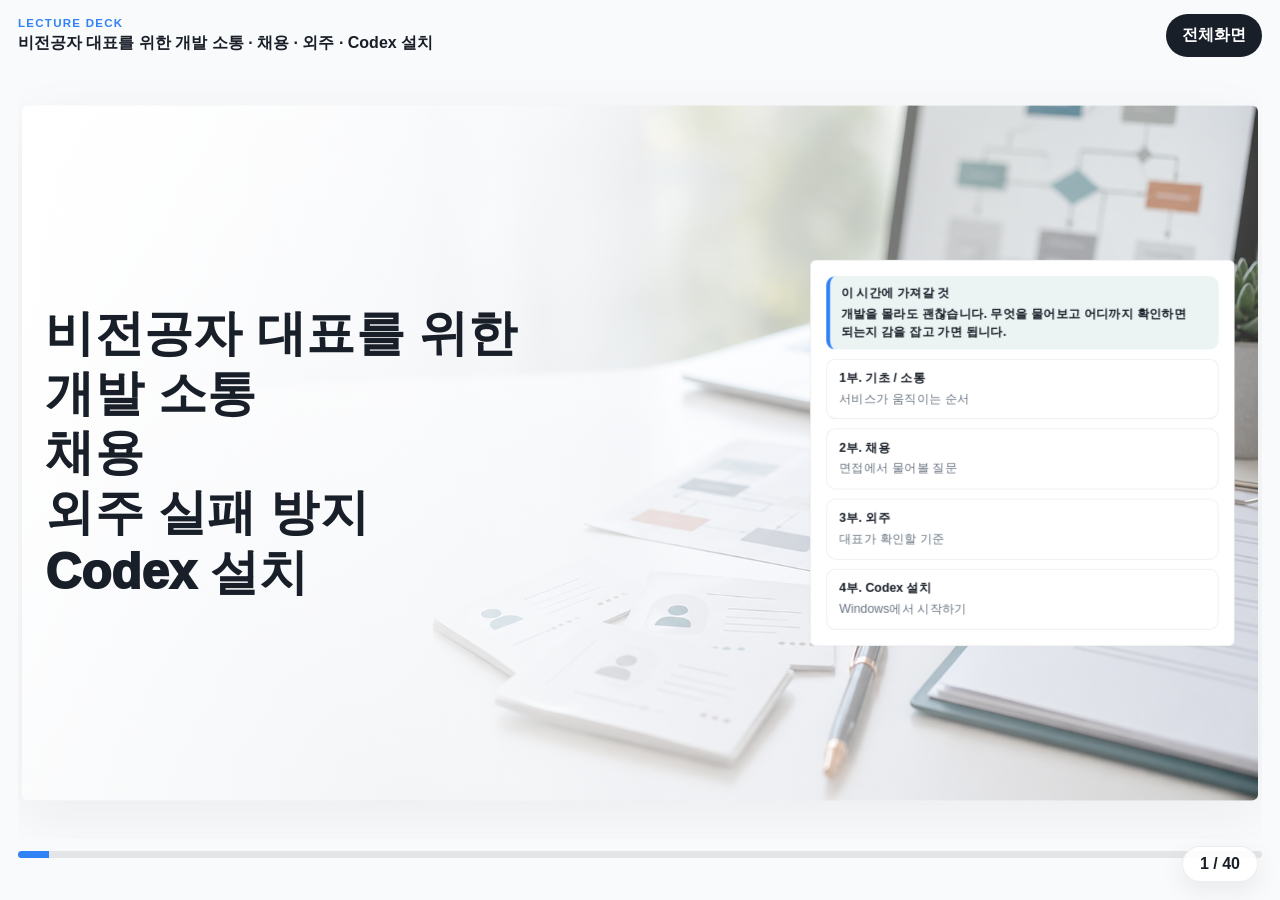
<file: index.html>
<!DOCTYPE html>
<html lang="ko">
<head>
  <meta charset="UTF-8">
  <meta name="viewport" content="width=device-width, initial-scale=1.0">
  <title>비전공자 대표를 위한 개발 소통 · 채용 · 외주 · Codex 설치</title>
  <link rel="stylesheet" href="./styles.css">
</head>
<body>
  <div class="app-shell">
    <div class="hover-reveal" aria-hidden="true"></div>
    <nav class="part-nav" aria-label="파트 바로가기">
      <a class="part-link" href="#slide-1" data-go-slide="0">
        <span class="part-link-num">첫 화면</span>
        <span class="part-link-label"></span>
      </a>
      <a class="part-link" href="#slide-3" data-go-slide="2">
        <span class="part-link-num">1부</span>
        <span class="part-link-label">기초 / 소통</span>
      </a>
      <a class="part-link" href="#slide-13" data-go-slide="12">
        <span class="part-link-num">2부</span>
        <span class="part-link-label">채용</span>
      </a>
      <a class="part-link" href="#slide-20" data-go-slide="19">
        <span class="part-link-num">3부</span>
        <span class="part-link-label">외주</span>
      </a>
      <a class="part-link" href="#slide-29" data-go-slide="28">
        <span class="part-link-num">4부</span>
        <span class="part-link-label">Codex 설치</span>
      </a>
    </nav>
    <header class="topbar">
      <div class="brand">
        <span class="brand-kicker">Lecture Deck</span>
        <strong>비전공자 대표를 위한 개발 소통 · 채용 · 외주 · Codex 설치</strong>
      </div>
      <div class="topbar-actions">
        <button id="fullscreenToggle" class="fullscreen-btn" type="button">전체화면</button>
      </div>
    </header>
    <span id="slideCounter" class="counter">1 / 40</span>

    <main id="deck" class="deck" aria-live="polite">
      <section class="slide cover is-active" data-title="오늘 구성">
        <div class="cover-grid simple-cover">
          <div class="cover-copy">
            <h1 class="cover-title">
              <span>비전공자 대표를 위한</span>
              <span>개발 소통</span>
              <span>채용</span>
              <span>외주 실패 방지</span>
              <span>Codex 설치</span>
            </h1>
          </div>
          <aside class="agenda-card cover-agenda">
            <div class="goal-card">
              <strong>이 시간에 가져갈 것</strong>
              <span>개발을 몰라도 괜찮습니다. 무엇을 물어보고 어디까지 확인하면 되는지 감을 잡고 가면 됩니다.</span>
            </div>
            <div class="agenda-panel compact">
              <article class="agenda-jump" data-go-slide="2" role="button" tabindex="0" aria-label="1부 기초 소통으로 이동">
                <strong>1부. 기초 / 소통</strong>
                <span>서비스가 움직이는 순서</span>
              </article>
              <article class="agenda-jump" data-go-slide="12" role="button" tabindex="0" aria-label="2부 채용으로 이동">
                <strong>2부. 채용</strong>
                <span>면접에서 물어볼 질문</span>
              </article>
              <article class="agenda-jump" data-go-slide="19" role="button" tabindex="0" aria-label="3부 외주로 이동">
                <strong>3부. 외주</strong>
                <span>대표가 확인할 기준</span>
              </article>
              <article class="agenda-jump" data-go-slide="28" role="button" tabindex="0" aria-label="4부 Codex 설치로 이동">
                <strong>4부. Codex 설치</strong>
                <span>Windows에서 시작하기</span>
              </article>
            </div>
          </aside>
        </div>
      </section>

      <section class="slide speaker-intro" data-title="강사 소개" data-purpose="1부 시작 전에 강사 이력과 신뢰 배경을 짧게 소개한다">
        <div class="speaker-intro-photo" aria-hidden="true">
          <img src="./assets/speaker-kim-photoroom.png" alt="" onload="this.nextElementSibling.style.display='none'" onerror="this.style.display='none'">
          <div class="speaker-portrait-placeholder">
            <span>김대일</span>
          </div>
        </div>
        <div class="speaker-intro-copy">
          <h2>㈜게더링 대표이사 김대일</h2>
          <ul>
            <li>비전공자 출신 개발자 · 창업자</li>
            <li>외주 개발 20건 이상 수행</li>
            <li>전국 대학 동아리 앱 '마이캠퍼스' 운영</li>
            <li>광주전남스타트업협회 고문이사</li>
            <li>스마트인재개발원 및 광주인공지능사관학교 심사위원</li>
          </ul>
        </div>
        <div class="speaker-intro-brand" aria-label="게더링">
          <img src="./assets/gathering-logo-vertical.png" alt="(주)게더링">
        </div>
      </section>

      <section class="slide part-slide deck-part deck-part-1" data-part="1부" data-title="서비스 흐름" data-purpose="대표가 개발자와 같은 지도를 보고 대화하게 만드는 첫 장">
        <div class="part-chip">1부 · 기초 / 소통</div>
        <h2>서비스 흐름은 화면·처리·저장·운영이 이어지는 구조다</h2>
        <div class="diagram-layout explainer-slide main-map" data-focus="frontend">
          <div class="system-card">
            <svg class="system-figure" viewBox="0 0 960 520" aria-label="프런트, 백엔드, API, DB, 서버, Git, 배포 흐름도">
              <defs>
                <marker id="arrow-end" viewBox="0 0 16 16" refX="12" refY="8" markerWidth="10" markerHeight="10" orient="auto">
                  <path d="M3,3 L13,8 L3,13 Z"></path>
                </marker>
                <marker id="arrow-soft" viewBox="0 0 16 16" refX="12" refY="8" markerWidth="9" markerHeight="9" orient="auto">
                  <path d="M4,4 L12,8 L4,12 Z"></path>
                </marker>
              </defs>
              <g class="diagram-server">
                <rect x="58" y="56" width="730" height="360" rx="42"></rect>
                <text x="104" y="108">서버</text>
                <text class="diagram-sub" x="104" y="138">서비스가 실제로 돌아가는 운영 환경</text>
              </g>
              <g class="diagram-node node-frontend">
                <rect x="110" y="188" width="210" height="104" rx="28"></rect>
                <text x="215" y="230">프런트</text>
                <text class="diagram-sub" x="215" y="258">화면 · 버튼 · 입력</text>
              </g>
              <g class="diagram-link link-api">
                <path class="flow-line" d="M328 232 H404"></path>
                <path class="flow-tip" d="M404 223 L428 232 L404 241"></path>
                <path class="flow-line" d="M428 250 H352"></path>
                <path class="flow-tip" d="M352 241 L328 250 L352 259"></path>
                <text x="375" y="204">API</text>
              </g>
              <g class="diagram-node node-backend">
                <rect x="430" y="188" width="210" height="104" rx="28"></rect>
                <text x="535" y="230">백엔드</text>
                <text class="diagram-sub" x="535" y="258">권한 · 규칙 · 처리</text>
              </g>
              <g class="diagram-link link-db">
                <line x1="535" y1="292" x2="535" y2="332" marker-end="url(#arrow-soft)"></line>
                <text x="604" y="320">저장 / 조회</text>
              </g>
              <g class="diagram-node node-db">
                <rect x="430" y="332" width="210" height="72" rx="24"></rect>
                <text x="535" y="376">DB</text>
              </g>
              <g class="diagram-node node-git">
                <rect x="666" y="332" width="112" height="72" rx="24"></rect>
                <text x="722" y="374">Git</text>
              </g>
              <g class="diagram-external node-outside">
                <rect x="830" y="192" width="98" height="104" rx="28"></rect>
                <text x="879" y="236">외부</text>
                <text class="diagram-sub" x="879" y="264">사용자</text>
              </g>
              <g class="diagram-link link-deploy">
                <line x1="788" y1="244" x2="830" y2="244" marker-end="url(#arrow-soft)"></line>
                <text x="809" y="210">배포</text>
              </g>
            </svg>
          </div>
          <div class="focus-list">
            <button class="focus-chip is-active" type="button" data-focus-target="frontend"><strong>1. 프런트</strong><span>대표와 고객이 보는 화면</span></button>
            <button class="focus-chip" type="button" data-focus-target="backend"><strong>2. 백엔드</strong><span>규칙과 실제 처리</span></button>
            <button class="focus-chip" type="button" data-focus-target="api"><strong>3. API</strong><span>프런트와 백엔드의 약속</span></button>
            <button class="focus-chip" type="button" data-focus-target="db"><strong>4. DB</strong><span>데이터 저장과 복구</span></button>
            <button class="focus-chip" type="button" data-focus-target="server"><strong>5. 서버</strong><span>클라우드 또는 자체 서버실</span></button>
            <button class="focus-chip" type="button" data-focus-target="git"><strong>6. Git</strong><span>코드 원본과 변경 이력</span></button>
            <button class="focus-chip" type="button" data-focus-target="deploy"><strong>7. 배포</strong><span>운영 환경에 반영</span></button>
          </div>
        </div>
        <div class="principle-strip">
          <span>보는 기준: 기능 · 역할 · 개발 전 고려</span>
          <span>프런트: 화면과 입력</span>
          <span>API: 요청과 응답 약속</span>
          <span>백엔드: 규칙 처리</span>
          <span>DB: 기록과 복구</span>
          <span>서버: 실행 공간</span>
          <span>Git: 코드 원본</span>
          <span>배포: 고객 공개</span>
        </div>
      </section>

      <section class="slide has-mini-map deck-part deck-part-1" data-show-map="true" data-part="1부" data-map-focus="frontend" data-title="프런트엔드 선택" data-purpose="대표는 기술 유행보다 유지할 사람과 수정 비용을 먼저 본다">
        <div class="slide-head">
          <p class="eyebrow">프런트엔드</p>
          <h2>프런트엔드는 고객이 보고 누르는 화면이다</h2>
        </div>
        <div class="part-one-role-panel deck-strip">
          <strong>프런트의 기능 / 역할</strong>
          <span>화면 표시</span>
          <span>입력 받기</span>
          <span>API</span>
          <span>결과 보여주기</span>
        </div>
        <div class="choice-grid four part-one-tech-section deck-grid deck-grid-5">
          <article class="choice-card"><strong>HTML / CSS</strong><span>장점: 단순함</span><small>단점: 화면 상태가 많아지면 관리가 어렵다</small></article>
          <article class="choice-card recommended"><strong>React</strong><span>장점: 채용 쉬움</span><small>단점: 초기에 규칙을 안 잡으면 복잡해진다</small></article>
          <article class="choice-card trend"><strong>Vue</strong><span>장점: 적응 빠름</span><small>단점: 팀 규칙이 없으면 화면마다 달라진다</small></article>
          <article class="choice-card"><strong>바닐라 JS</strong><span>장점: 처음은 가벼움</span><small>단점: 서비스가 커지면 수정 비용이 늘기 쉽다</small></article>
          <article class="choice-card"><strong>Angular</strong><span>장점: 규칙 강함</span><small>단점: 작은 팀에는 학습과 채용 부담이 있다</small></article>
          <article class="choice-card niche"><strong>Svelte</strong><span>장점: 가볍고 빠름</span><small>단점: 인력 풀이 React보다 좁다</small></article>
        </div>
        <div class="tech-axis">
          <span><b>1. 무슨 기능인가</b>고객이 보는 화면, 입력칸, 버튼, 이동 흐름을 만든다</span>
          <span><b>2. 어떤 역할인가</b>고객 행동을 받아 API로 보내고 결과를 다시 보여준다</span>
          <span><b>3. 개발 전 고려</b>필요한 화면, 버튼, 오류 문구, 나중에 자주 바뀔 영역을 정한다</span>
        </div>
        <div class="metrics triple part-one-considerations deck-grid deck-grid-3">
          <article class="decision-card"><strong>서비스 구상</strong><span>고객이 왜 들어오고 무엇을 끝내야 하는지 적는다</span></article>
          <article class="decision-card"><strong>페이지 구성</strong><span>각 페이지에 들어갈 문구, 버튼, 입력칸, 기능을 떠올린다</span></article>
          <article class="decision-card"><strong>변경 대비</strong><span>나중에 자주 바뀔 화면과 기능을 미리 구분한다</span></article>
        </div>
        <div class="quote-band compact-note">대표는 "무엇이 최신인가"보다 "우리 회사가 1년 뒤에도 고칠 수 있는가"를 본다.</div>
      </section>

      <section class="slide has-mini-map deck-part deck-part-1" data-show-map="true" data-part="1부" data-map-focus="api" data-title="API" data-purpose="API는 대표가 직접 만들 필요는 없지만 문서가 있는지는 반드시 확인한다">
        <div class="slide-head">
          <p class="eyebrow">API</p>
          <h2>API는 화면과 처리부가 주고받는 약속이다</h2>
        </div>
        <div class="part-one-role-panel deck-strip">
          <strong>API의 기능 / 역할</strong>
          <span>화면 정보 받기</span>
          <span>필요한 정보 전달</span>
          <span>처리 결과 돌려주기</span>
          <span>오류 구분</span>
        </div>
        <div class="part-one-tech-strip deck-strip deck-grid deck-grid-4">
          <span>REST</span>
          <span>Fetch</span>
          <span>GraphQL</span>
          <span>OpenAPI 문서</span>
        </div>
        <div class="part-one-triad">
          <article><strong>1. 무슨 기능인가</strong><span>화면과 백엔드가 주고받을 요청·응답 형식을 정한다</span></article>
          <article><strong>2. 어떤 역할인가</strong><span>누가 무엇을 요청했고 성공·실패 결과가 무엇인지 구분한다</span></article>
          <article><strong>3. 개발 전 고려</strong><span>보낼 값, 권한, API 키, 성공·실패 응답을 문서로 남긴다</span></article>
        </div>
        <div class="flow-strip compact-flow">
          <span>어떤 정보를 보낼지</span>
          <span>누가 할 수 있는지</span>
          <span>성공하면 무엇을 보여줄지</span>
          <span>실패하면 무엇을 알려줄지</span>
          <span>고객에게 보일 문구</span>
          <span>문제 추적 기록</span>
        </div>
        <div class="metrics triple part-one-considerations deck-grid deck-grid-3">
          <article class="decision-card"><strong>꼭 물을 것</strong><span>화면에서 보낼 정보와 보여줄 결과를 정했나</span></article>
          <article class="decision-card"><strong>API 키</strong><span>우리 서비스가 보낸 요청인지 확인하는 출입증</span></article>
          <article class="decision-card"><strong>체크 기준</strong><span>보내는 정보, 성공·실패 화면, 고객 표시 문구가 함께 정해졌는가</span></article>
        </div>
        <div class="api-sample"><strong>예약 신청 API 예시</strong><span>화면에서 보내는 정보: 날짜·시간·고객ID</span><span>API 키: 우리 서비스가 보낸 요청인지 확인하는 출입증</span><span>성공: 예약번호</span><span>실패: 마감·권한 없음·중복 신청</span></div>
      </section>

      <section class="slide has-mini-map deck-part deck-part-1" data-show-map="true" data-part="1부" data-map-focus="backend" data-title="백엔드 선택" data-purpose="대표는 언어 이름보다 우리 사업의 속도·안정성·채용 난이도를 본다">
        <div class="slide-head">
          <p class="eyebrow">백엔드</p>
          <h2>백엔드는 화면 뒤에서 규칙을 처리하는 영역이다</h2>
        </div>
        <div class="backend-role-panel deck-strip">
          <strong>백엔드의 기능 / 역할</strong>
          <span>권한 확인</span>
          <span>규칙 처리</span>
          <span>DB 저장</span>
          <span>처리 결과 전달</span>
        </div>
        <div class="part-one-triad">
          <article><strong>1. 무슨 기능인가</strong><span>화면 뒤에서 권한, 검증, 계산, 저장 요청을 처리한다</span></article>
          <article><strong>2. 어떤 역할인가</strong><span>사업 규칙을 코드로 실행하고 실패 이유를 남긴다</span></article>
          <article><strong>3. 개발 전 고려</strong><span>회원, 예약, 결제, 정산 규칙과 예외 케이스를 먼저 정한다</span></article>
        </div>
        <div class="framework-grid practical part-one-tech-section deck-grid deck-grid-5">
          <article class="framework-card trend"><strong>Python / FastAPI</strong><p><span>장점: 요즘 트렌드</span>단점: 큰 서비스는 구조를 잡아야 한다</p></article>
          <article class="framework-card"><strong>Python / Django</strong><p><span>장점: 완성형 웹</span>단점: 자유도가 낮게 느껴질 수 있다</p></article>
          <article class="framework-card"><strong>Node / Express</strong><p><span>장점: 가벼움</span>단점: 팀 규칙이 없으면 코드가 흩어진다</p></article>
          <article class="framework-card recommended"><strong>Node / NestJS</strong><p><span>장점: 팀 개발 구조</span>단점: 초기 학습량이 있다</p></article>
          <article class="framework-card"><strong>Java / Spring Boot</strong><p><span>장점: 기업용 표준</span>단점: MVP에는 무겁게 느껴질 수 있다</p></article>
          <article class="framework-card stable"><strong>PHP / Laravel</strong><p><span>장점: 웹 제작 빠름</span>단점: 요즘 채용이 거의 불가능할 수 있다</p></article>
        </div>
        <div class="metrics triple part-one-considerations deck-grid deck-grid-3">
          <article class="decision-card"><strong>서비스 규칙</strong><span>누가 무엇을 할 수 있고 어떤 조건에서 막을지 정한다</span></article>
          <article class="decision-card"><strong>자동 처리</strong><span>예약 확정, 결제 확인, 알림 발송 같은 흐름을 떠올린다</span></article>
          <article class="decision-card"><strong>운영 기록</strong><span>문제가 생겼을 때 확인해야 할 기록을 미리 생각한다</span></article>
        </div>
        <div class="quote-band compact-note">기술 선택 3문장: 우리 기능의 규칙을 처리할 수 있는가 / 데이터 저장을 안전하게 하는가 / 장애 때 원인을 추적할 수 있는가.</div>
      </section>

      <section class="slide has-mini-map deck-part deck-part-1" data-show-map="true" data-part="1부" data-map-focus="db" data-title="DB" data-purpose="DB는 개발 용어가 아니라 고객·주문·결제 기록이 남는 회사 장부다">
        <div class="slide-head">
          <p class="eyebrow">DB</p>
          <h2>DB는 서비스 정보를 저장하는 회사 장부다</h2>
        </div>
        <div class="part-one-role-panel deck-strip">
          <strong>DB의 기능 / 역할</strong>
          <span>데이터 저장</span>
          <span>조회</span>
          <span>권한 제한</span>
          <span>복구 기준</span>
        </div>
        <div class="part-one-tech-strip deck-strip deck-grid deck-grid-4">
          <span>PostgreSQL</span>
          <span>MySQL</span>
          <span>MongoDB</span>
          <span>Redis</span>
        </div>
        <div class="part-one-triad">
          <article><strong>1. 무슨 기능인가</strong><span>고객, 주문, 결제, 로그를 저장하고 다시 조회한다</span></article>
          <article><strong>2. 어떤 역할인가</strong><span>회사의 장부처럼 기록, 권한, 복구 기준을 책임진다</span></article>
          <article><strong>3. 개발 전 고려</strong><span>무엇을 저장·삭제·보관하고 누가 볼 수 있는지 정한다</span></article>
        </div>
        <div class="card-row deck-grid deck-grid-3">
          <article class="info-card"><h3>저장</h3><p>고객, 주문, 결제, 로그가 무엇으로 남는지 정한다.</p></article>
          <article class="info-card"><h3>복구</h3><p>백업 주기, 보관 위치, 복구 시간, 책임자를 정한다.</p></article>
          <article class="info-card"><h3>권한</h3><p>누가 조회·수정·삭제하고 원문을 볼 수 있는지 나눈다.</p></article>
        </div>
        <div class="quote-grid part-one-considerations deck-grid deck-grid-3">
          <article class="doc-line"><b>체크 기준</b><span>관리자는 주문을 보되 결제 정보 원문까지 볼 필요가 있는가?</span></article>
          <article class="doc-line"><b>체크 기준</b><span>백업 주기와 장애 시 복구 목표 시간이 정해져 있는가?</span></article>
          <article class="doc-line"><b>대표 질문</b><span>고객 탈퇴, 결제 취소, 정산 완료 후 각각 어떤 기록을 남기나요?</span></article>
        </div>
        <div class="quote-band compact-note">고객 탈퇴 시 삭제할 정보와 결제·정산 기록처럼 보관할 정보를 구분한다.</div>
      </section>

      <section class="slide has-mini-map deck-part deck-part-1" data-show-map="true" data-part="1부" data-map-focus="server" data-title="서버" data-purpose="서버 방식은 기술 취향이 아니라 비용과 장애 책임 구조의 선택이다">
        <div class="slide-head">
          <p class="eyebrow">서버</p>
          <h2>서버는 서비스가 실제로 돌아가는 운영 공간이다</h2>
        </div>
        <div class="part-one-role-panel deck-strip">
          <strong>서버의 기능 / 역할</strong>
          <span>서비스 실행</span>
          <span>접속 처리</span>
          <span>백업</span>
          <span>장애 알림</span>
        </div>
        <div class="part-one-tech-strip deck-strip deck-grid deck-grid-4">
          <span>AWS</span>
          <span>Azure</span>
          <span>Naver Cloud</span>
          <span>자체 서버</span>
        </div>
        <div class="part-one-triad">
          <article><strong>1. 무슨 기능인가</strong><span>서비스가 실제로 실행되고 접속되는 공간을 제공한다</span></article>
          <article><strong>2. 어떤 역할인가</strong><span>운영 비용, 백업, 장애 알림, 접근 권한의 책임 지점이다</span></article>
          <article><strong>3. 개발 전 고려</strong><span>회사 계정, 비용 상한, 백업, 알림 수신자를 정한다</span></article>
        </div>
        <div class="choice-grid server-options">
          <article class="choice-card key-card"><strong>클라우드</strong><span>초기 서비스 기본값</span><small>초기 비용이 낮고 확장·백업·장애 알림 도구를 쓰기 쉽다. 대신 권한 설정과 월 비용 관리를 확인해야 한다.</small></article>
          <article class="choice-card"><strong>자체 서버실</strong><span>전담 인력 있을 때</span><small>물리 통제는 가능하지만 장비·공간·전기·보안·장애 출동을 내부에서 감당해야 한다.</small></article>
        </div>
        <div class="metrics triple compact-metrics part-one-considerations deck-grid deck-grid-3">
          <article class="decision-card"><strong>비용</strong><span>월 비용 상한을 정한다</span></article>
          <article class="decision-card"><strong>장애</strong><span>알림과 복구 책임자를 정한다</span></article>
          <article class="decision-card"><strong>계약 확인</strong><span>장애 알림·백업·접근 권한을 적는다</span></article>
        </div>
        <div class="quote-grid server-check-grid deck-grid deck-grid-3">
          <article class="doc-line server-check-card"><b>체크 기준</b><span>운영 서버 계정, 백업, 장애 알림, 접근 권한을 회사가 확인할 수 있는가?</span></article>
        </div>
        <div class="quote-band compact-note">계약 전 확인: 서버 계정 소유자, 월 비용 상한, 백업 위치, 장애 알림 수신자.</div>
      </section>

      <section class="slide has-mini-map deck-part deck-part-1" data-show-map="true" data-part="1부" data-map-focus="git" data-title="Git" data-purpose="대표는 코드를 몰라도 원본 저장소와 변경 이력의 소유권은 확인해야 한다">
        <div class="slide-head">
          <p class="eyebrow">Git</p>
          <h2>Git은 코드 원본과 변경 이력을 보관하는 도구다</h2>
        </div>
        <div class="part-one-role-panel deck-strip">
          <strong>Git의 기능 / 역할</strong>
          <span>변경 이력</span>
          <span>원본 보관</span>
          <span>되돌리기</span>
          <span>협업 기준</span>
        </div>
        <div class="part-one-tech-strip deck-strip deck-grid deck-grid-4">
          <span>GitHub</span>
          <span>GitLab</span>
          <span>Branch</span>
          <span>Commit</span>
        </div>
        <div class="part-one-triad">
          <article><strong>1. 무슨 기능인가</strong><span>코드 원본과 누가 무엇을 바꿨는지 남긴다</span></article>
          <article><strong>2. 어떤 역할인가</strong><span>되돌리기, 인수인계, 협업의 기준이 된다</span></article>
          <article><strong>3. 개발 전 고려</strong><span>회사 계정 소유, 접근 권한, 변경 이력 기준을 정한다</span></article>
        </div>
        <div class="metrics triple compact-metrics part-one-considerations deck-grid deck-grid-3">
          <article class="decision-card"><strong>저장소 소유권</strong><span>회사 계정이 원본 저장소를 소유하는가</span></article>
          <article class="decision-card"><strong>변경 이력</strong><span>누가 언제 무엇을 고쳤는지 남는가</span></article>
          <article class="decision-card"><strong>인수인계</strong><span>다음 개발자가 코드를 받을 수 있는가</span></article>
        </div>
        <div class="quote-grid deck-grid deck-grid-2">
          <article class="doc-line"><b>체크 기준</b><span>운영 반영 기준 브랜치와 변경 이유가 남아 있는가?</span></article>
          <article class="doc-line"><b>대표 질문</b><span>외주 종료 후 회사 계정에서 저장소, 권한, 배포 이력을 모두 확인할 수 있나요?</span></article>
        </div>
      </section>

      <section class="slide has-mini-map deck-part deck-part-1" data-show-map="true" data-part="1부" data-map-focus="deploy" data-title="배포" data-purpose="대표는 운영 공개 전후의 승인, 확인, 되돌리기 절차를 확인해야 한다">
        <div class="slide-head">
          <p class="eyebrow">배포</p>
          <h2>배포는 만든 기능을 고객에게 공개하는 절차다</h2>
        </div>
        <div class="part-one-role-panel deck-strip">
          <strong>배포의 기능 / 역할</strong>
          <span>테스트 반영</span>
          <span>운영 공개</span>
          <span>오픈 확인</span>
          <span>되돌리기</span>
        </div>
        <div class="part-one-tech-strip deck-strip deck-grid deck-grid-4">
          <span>테스트 서버</span>
          <span>베타 테스트</span>
          <span>운영 서버</span>
          <span>점검</span>
        </div>
        <div class="metrics triple compact-metrics part-one-considerations deck-grid deck-grid-3">
          <article class="decision-card"><strong>무슨 기능인가</strong><span>완성된 기능을 고객이 쓰는 운영 환경에 반영한다</span></article>
          <article class="decision-card"><strong>어떤 역할인가</strong><span>테스트, 승인, 공개, 되돌리기 절차를 책임진다</span></article>
          <article class="decision-card"><strong>개발 전 고려</strong><span>운영 반영 기준과 문제 발생 시 복구 방법을 정한다</span></article>
        </div>
      </section>

      <section class="slide has-mini-map deck-part deck-part-1" data-show-map="true" data-part="1부" data-map-focus="flow" data-title="버튼 하나의 흐름" data-purpose="고객 행동 하나가 화면, 규칙 처리, 저장, 결과 화면까지 이어짐을 보여준다">
        <div class="slide-head">
          <p class="eyebrow">동작 흐름</p>
          <h2>버튼 하나는 화면·처리·저장을 함께 움직인다</h2>
        </div>
        <div class="part-one-role-panel deck-strip">
          <strong>기능 하나: 역할 / 개발 전 고려</strong>
          <span>고객 행동</span>
          <span>화면 상태</span>
          <span>서버 판단</span>
          <span>기록과 응답</span>
        </div>
        <div class="part-one-tech-strip deck-strip deck-grid deck-grid-4">
          <span>누가 눌렀나</span>
          <span>무슨 값을 보냈나</span>
          <span>성공 기준은 뭔가</span>
          <span>어디에 기록되나</span>
        </div>
        <div class="scenario-card button-flow-example">
          <strong>예: 예약 신청 버튼</strong>
          <span>고객 클릭 → 중복 예약 차단 → DB 저장 → 관리자 알림 → 성공·실패 화면까지가 한 기능 범위다.</span>
        </div>
        <div class="flow-strip">
          <span>프런트 클릭</span>
          <span>API</span>
          <span>백엔드 검사</span>
          <span>DB 저장</span>
          <span>결과 돌려주기</span>
          <span>화면 반영</span>
        </div>
        <div class="step-grid part-one-considerations deck-grid deck-grid-4 ordered-grid">
          <article class="step-item"><strong>권한</strong><span>로그인·역할·상태를 먼저 확인하는가</span></article>
          <article class="step-item"><strong>중복</strong><span>두 번 눌러도 한 번만 저장되는가</span></article>
          <article class="step-item"><strong>실패</strong><span>실패 문구와 재시도 방법이 보이는가</span></article>
          <article class="step-item"><strong>기록</strong><span>관리자 화면과 로그에서 추적 가능한가</span></article>
        </div>
        <div class="quote-grid deck-grid deck-grid-2">
          <article class="doc-line"><b>대표 질문</b><span>이 버튼의 범위는 화면 변경만인가요, DB 저장까지인가요?</span></article>
          <article class="doc-line"><b>문서 문장</b><span>예약 신청 버튼은 권한 확인, 중복 방지, DB 저장, 성공·실패 화면 반영까지 포함한다.</span></article>
        </div>
        <div class="quote-band compact-note">버튼 하나라도 DB 저장, 권한, 알림, 관리자 화면까지 붙으면 별도 기능 범위로 본다.</div>
      </section>

      <section class="slide qa-slide deck-part deck-part-1" data-title="1부 정리" data-purpose="청중이 자기 서비스 흐름을 직접 말로 바꿔보는 체크 장">
        <p class="eyebrow">1부 체크</p>
        <h2>1부는 개발의 흐름을 보는 시간이다</h2>
        <div class="part-one-takeaway">
          <div class="takeaway-hero">
            <strong>개발 대화는 기능 · 역할 · 개발 전 고려를 묻는 일이다</strong>
            <p><span>고객 행동이 화면에서 시작해 API와 백엔드를 지나 DB에 기록된다.</span><span>그리고 Git, 서버, 배포가 있어야 실제 서비스로 운영된다.</span></p>
          </div>
          <div class="takeaway-flow">
            <span>화면</span>
            <span>API</span>
            <span>백엔드</span>
            <span>DB</span>
            <span>Git</span>
            <span>배포</span>
          </div>
          <div class="core-summary-grid">
            <article><b>1</b><span>프런트는 고객이 보고 누르는 화면이다.</span></article>
            <article><b>2</b><span>API와 백엔드는 화면 뒤에서 규칙을 처리한다.</span></article>
            <article><b>3</b><span>DB는 고객, 주문, 결제 같은 기록이 남는 곳이다.</span></article>
            <article><b>4</b><span>Git, 서버, 배포가 있어야 운영 가능한 서비스가 된다.</span></article>
          </div>
        </div>
      </section>

      <section class="slide part-slide part-intro-slide deck-part deck-part-2" data-part="2부" data-title="채용 핵심" data-purpose="우리 서비스에 필요한 기능을 먼저 정리하고 면접 질문과 답변 기준으로 연결한다">
        <div class="part-chip">2부 · 채용</div>
        <h2>채용은 우리 서비스에 필요한 기능부터 정리한다</h2>
        <div class="stage-scenario hero-scenario hiring-stage part-hero-scene">
          <div class="scenario-visual">
            <span class="scene-label">면접 장면</span>
            <strong>"채팅 기능 해봤습니다"</strong>
            <p>우리 서비스에 필요한 기능과 연결되지 않으면 판단 기준이 흔들린다.</p>
          </div>
          <div class="ask-stack deck-grid deck-grid-3">
            <article><span>1단계</span><strong>우리 서비스에 필요한 기능 정리</strong></article>
            <article><span>2단계</span><strong>그 기능을 확인할 면접 질문 정리</strong></article>
            <article class="strong"><span>3단계</span><strong>좋은 답변을 찾고 이끌어낸다</strong></article>
          </div>
        </div>
      </section>

      <section class="slide deck-part deck-part-2" data-part="2부" data-title="기능 경험 매칭" data-purpose="우리 서비스 핵심 기능과 후보 경험을 직접 연결해 합격 기준을 만든다">
        <div class="slide-head">
          <p class="eyebrow">1. 필요한 기능 정리</p>
          <h2>우리 서비스에 필요한 기능 경험부터 정리한다</h2>
        </div>
        <div class="feature-match-board deck-grid deck-grid-4">
          <article class="target"><span>우리 핵심</span><strong>예약 변경</strong><em>상태값 · 알림 · 취소 기준</em></article>
          <article><span>후보 A</span><strong>채팅 UI</strong><em>매칭 약함</em></article>
          <article class="fit"><span>후보 B</span><strong>관리자 권한</strong><em>매칭 강함</em></article>
          <article class="fit"><span>후보 C</span><strong>알림 누락 처리</strong><em>매칭 강함</em></article>
        </div>
        <div class="speaker-line"><strong>대표 판단</strong><span>먼저 우리 서비스 핵심 기능을 적어야, 후보 경험이 필요한 경험인지 판단할 수 있다.</span></div>
      </section>

      <section class="slide deck-part deck-part-2" data-part="2부" data-title="면접 질문 프레임" data-purpose="후보자의 말에서 실제 역할과 깊이를 분리해내는 질문 순서">
        <div class="slide-head">
          <p class="eyebrow">2. 면접 질문 정리</p>
          <h2>필요한 기능을 면접 질문으로 바꾼다</h2>
        </div>
        <div class="question-ladder deck-grid deck-grid-5 ordered-grid">
          <article><span>01</span><strong>무슨 서비스?</strong><em>목적 · 사용자</em></article>
          <article><span>02</span><strong>본인 역할?</strong><em>화면 · API · DB</em></article>
          <article><span>03</span><strong>직접 만든 기능?</strong><em>입력 · 처리 · 저장</em></article>
          <article><span>04</span><strong>실패하면?</strong><em>권한 · 중복 · 오류</em></article>
          <article><span>05</span><strong>운영에서?</strong><em>로그 · 배포 · 복구</em></article>
        </div>
        <div class="speaker-line"><strong>대표 판단</strong><span>후보가 말한 프로젝트를 우리에게 필요한 기능 질문으로 좁혀서 본다.</span></div>
        <div class="mini-scenario-row">
          <article><b>후보 답</b><span>"결제 연동 해봤습니다."</span></article>
          <article><b>추가 질문</b><span>실패 화면, 중복 결제, 환불 기준, 운영 기록까지 물어본다</span></article>
        </div>
        <div class="judge-strip">
          <span>추가 질문 필요: 성공했다는 말만 반복함</span>
          <span>실제 경험 신호: 실패·중복·기록까지 설명함</span>
        </div>
      </section>

      <section class="slide deck-part deck-part-2" data-part="2부" data-title="좋은 답 나쁜 답" data-purpose="답변의 구체성과 본인 역할 여부로 후보 허수를 거른다">
        <div class="slide-head">
          <p class="eyebrow">3. 좋은 답변 찾고 이끌기</p>
          <h2>좋은 답변은 역할과 근거가 보인다</h2>
        </div>
        <div class="answer-theater deck-grid deck-grid-2">
          <article class="bad-answer"><span>흐린 답</span><strong>"팀에서 결제 연동했습니다."</strong><em>본인 역할이 안 보임</em></article>
          <article class="good-answer"><span>좋은 답</span><strong>"저는 실패 화면과 재시도 안내를 맡았습니다."</strong><em>맡은 범위가 보임</em></article>
        </div>
        <div class="ask-next"><strong>대표 판단 기준</strong><span>고객에게 보이는 실패 화면까지 설명하면 실제 구현 경험에 가깝다.</span></div>
      </section>

      <section class="slide deck-part deck-part-2" data-part="2부" data-title="신입 주니어 판단" data-purpose="신입과 주니어의 답변에서 구체성과 위험 신호를 구분한다">
        <div class="slide-head">
          <p class="eyebrow">3. 좋은 답변 찾고 이끌기</p>
          <h2>작은 상황 질문을 하면 답변이 구체해진다</h2>
        </div>
        <div class="mission-board deck-grid deck-grid-3">
          <article class="mission-main"><span>면접 질문 예시</span><strong>관리자 목록에 상태 필터가 필요했다면?</strong><p>어떤 화면 · 데이터 · 예외를 먼저 확인할지 묻는다</p></article>
          <article><span>신입에게 볼 것</span><strong>순서를 말하는가</strong></article>
          <article><span>주니어에게 볼 것</span><strong>예외를 떠올리는가</strong></article>
          <article><span>위험 신호</span><strong>질문을 기능명으로만 답함</strong></article>
        </div>
        <div class="speaker-line"><strong>대표 판단</strong><span>실제 일을 시키지 않고도, 후보가 기능을 어떤 순서로 생각하는지 말로 확인한다.</span></div>
      </section>

      <section class="slide deck-part deck-part-2" data-part="2부" data-title="포트폴리오 질문 검증" data-purpose="포트폴리오 결과물보다 후보가 설명하는 역할·예외·결정 이유를 검증한다">
        <div class="slide-head">
          <p class="eyebrow">3. 좋은 답변 찾고 이끌기</p>
          <h2>포트폴리오는 질문으로 검증한다</h2>
        </div>
        <div class="test-stations deck-grid deck-grid-4 ordered-grid">
          <article><span>01</span><strong>본인 역할 확인</strong></article>
          <article><span>02</span><strong>어려웠던 예외 질문</strong></article>
          <article><span>03</span><strong>수정한 이유 확인</strong></article>
          <article><span>04</span><strong>운영 후 확인 질문</strong></article>
        </div>
        <div class="speaker-line"><strong>면접 질문</strong><span>"이 화면에서 본인이 직접 정한 기준과, 나중에 고친 이유를 하나씩 말해 주세요."</span></div>
        <div class="judge-strip"><span>역할·예외·수정 이유를 같이 본다</span><span>결과물은 있는데 본인 판단을 설명 못 하면 보류</span></div>
      </section>

      <section class="slide qa-slide deck-part deck-part-2" data-title="2부 정리" data-purpose="면접 전에 핵심 기능·검증 질문·합격 기준을 작성한다">
        <p class="eyebrow">2부 체크</p>
        <h2>채용 전 이 순서로 정리한다</h2>
        <div class="worksheet-stage deck-grid deck-grid-3 ordered-grid">
          <article><span>1</span><strong>필요 기능</strong><em>__________</em></article>
          <article><span>2</span><strong>면접 질문</strong><em>__________</em></article>
          <article><span>3</span><strong>답변 기준</strong><em>__________</em></article>
        </div>
        <div class="speaker-line"><strong>작성 예시</strong><span>"결제 경험자는 성공보다 실패, 취소, 환불, 중복 결제를 설명할 수 있어야 한다."</span></div>
      </section>

      <section class="slide part-slide part-intro-slide deck-part deck-part-3" data-part="3부" data-title="외주 핵심" data-purpose="외주를 직원처럼 맡기는 게 아니라 문서 기준 제작으로 본다">
        <div class="part-chip">3부 · 외주</div>
        <h2>차 살 때처럼 옵션표와 검수표가 필요하다</h2>
        <div class="stage-scenario hero-scenario outsource-stage part-hero-scene">
          <div class="scenario-visual">
            <span class="scene-label">외주 발주 장면</span>
            <strong>"알아서 잘 만들어 주세요"</strong>
            <p>이 말은 견적, 범위, 검수 기준을 모두 흔든다.</p>
          </div>
          <div class="ask-stack deck-grid deck-grid-3">
            <article><span>대표가 정할 것</span><strong>목표 · 범위 · 우선순위</strong></article>
            <article><span>외주가 줄 것</span><strong>제작 방식 · 일정 · 비용</strong></article>
            <article class="strong"><span>계약에 남길 것</span><strong>검수 기준 · 소유권 · 유지보수</strong></article>
          </div>
        </div>
      </section>

      <section class="slide deck-part deck-part-3" data-part="3부" data-title="역할 분리" data-purpose="대표·외주사·공동 결정 영역을 분리해 추측 개발을 막는다">
        <div class="slide-head">
          <p class="eyebrow">역할 분리</p>
          <h2>대표가 안 정하면 외주사가 추측한다</h2>
        </div>
        <div class="role-split-stage deck-grid deck-grid-3">
          <article class="owner"><span>대표</span><strong>무엇을 만들지</strong><em>고객 흐름 · 제외 기능 · 우선순위</em></article>
          <article class="vendor"><span>외주사</span><strong>어떻게 만들지</strong><em>기술 방식 · 일정 · 비용</em></article>
          <article class="shared"><span>같이 확인</span><strong>완료 기준</strong><em>성공 · 실패 · 권한 · 변경</em></article>
        </div>
        <div class="speaker-line"><strong>대표 질문</strong><span>"이 항목의 최종 결정권자는 누구이고, 변경 시 누가 승인하나요?"</span></div>
      </section>

      <section class="slide deck-part deck-part-3" data-part="3부" data-title="MVP 범위" data-purpose="처음 만들 기능과 나중으로 미룰 기능을 분리해 비용 폭발을 막는다">
        <div class="slide-head">
          <p class="eyebrow">MVP</p>
          <h2>처음부터 완성품을 외주로 만들려 하지 않는다</h2>
        </div>
        <div class="mvp-stage deck-grid deck-grid-4">
          <article class="must"><span>넣기</span><strong>신청 → 결제 → 완료</strong></article>
          <article><span>빼기</span><strong>고급 통계</strong></article>
          <article><span>미루기</span><strong>복잡한 쿠폰</strong></article>
          <article class="owner"><span>내부화</span><strong>관리자 문구·상태값</strong></article>
        </div>
        <div class="speaker-line"><strong>대표 질문</strong><span>"이번 버전에서 고객이 반드시 끝까지 해야 하는 1개 흐름은 무엇인가요?"</span></div>
      </section>

      <section class="slide deck-part deck-part-3" data-part="3부" data-title="요구사항 문서" data-purpose="실제 문서에 들어갈 성공·실패·권한·상태 문장을 보여준다">
        <div class="slide-head">
          <p class="eyebrow">요구사항</p>
          <h2>기능명보다 고객 시나리오를 보여준다</h2>
        </div>
        <div class="flow-scenario deck-grid deck-grid-5 ordered-grid">
          <article><span>고객 행동</span><strong>결제 버튼 클릭</strong></article>
          <article><span>처리 중</span><strong>버튼 잠금 + 로딩</strong></article>
          <article><span>성공</span><strong>주문번호 표시</strong></article>
          <article><span>실패</span><strong>재시도 버튼</strong></article>
          <article><span>권한</span><strong>관리자만 조회</strong></article>
        </div>
        <div class="speaker-line"><strong>문서 공식</strong><span>사용자가 [행동]하면, 성공 시 [결과], 실패 시 [문구]를 보여준다.</span></div>
      </section>

      <section class="slide deck-part deck-part-3" data-part="3부" data-title="검수 기준" data-purpose="납품 후 말싸움이 아니라 계약 전 체크리스트로 검수 기준을 만든다">
        <div class="slide-head">
          <p class="eyebrow">검수</p>
          <h2>검수 기준은 계약 전에 적는다</h2>
        </div>
        <div class="acceptance-stage deck-grid deck-grid-5 ordered-grid">
          <article class="acceptance-main"><span>대표가 직접 클릭</span><strong>고객 주문 성공</strong></article>
          <article><span>실패</span><strong>결제 실패</strong></article>
          <article><span>취소</span><strong>주문 취소</strong></article>
          <article><span>권한</span><strong>관리자 조회</strong></article>
          <article><span>차단</span><strong>권한 없는 접근</strong></article>
        </div>
        <div class="speaker-line"><strong>검수 문장</strong><span>"성공만 동작하면 완료가 아닙니다. 실패·권한·저장까지 확인합니다."</span></div>
      </section>

      <section class="slide deck-part deck-part-3" data-part="3부" data-title="계약 범위" data-purpose="포함과 제외를 함께 적어 추가 비용과 일정 분쟁을 줄인다">
        <div class="slide-head">
          <p class="eyebrow">계약</p>
          <h2>포함과 제외를 같이 써야 분쟁이 줄어든다</h2>
        </div>
        <div class="scope-stage deck-grid deck-grid-3">
          <article class="include"><span>포함</span><strong>12개 화면<br>관리자 3개<br>수정 2회</strong></article>
          <article class="exclude"><span>제외</span><strong>신규 기능<br>PG 계약<br>문자 발송비</strong></article>
          <article class="change"><span>변경</span><strong>요청서<br>추가 견적<br>일정 영향</strong></article>
        </div>
        <div class="speaker-line"><strong>대표 질문</strong><span>"이 기능은 포함인가요, 제외인가요, 변경 요청인가요?"</span></div>
      </section>

      <section class="slide deck-part deck-part-3" data-part="3부" data-title="소유권과 계정" data-purpose="Git·서버·도메인·배포 계정이 회사 자산으로 남게 한다">
        <div class="slide-head">
          <p class="eyebrow">소유권</p>
          <h2>소스코드와 계정은 회사가 소유해야 한다</h2>
        </div>
        <div class="ownership-stage deck-grid deck-grid-4 ordered-grid">
          <article><span>중도금 전</span><strong>Git 저장소</strong></article>
          <article><span>잔금 전</span><strong>서버 계정</strong></article>
          <article><span>오픈 전</span><strong>도메인 / DNS</strong></article>
          <article><span>납품 전</span><strong>배포 문서</strong></article>
        </div>
        <div class="speaker-line"><strong>문서 문장</strong><span>"소스코드, 배포 문서, 서버 접근 권한은 회사 계정으로 이전한다."</span></div>
      </section>

      <section class="slide deck-part deck-part-3" data-part="3부" data-title="유지보수" data-purpose="오픈 이후의 비용·범위·응답 시간을 계약 기준으로 만든다">
        <div class="slide-head">
          <p class="eyebrow">유지보수</p>
          <h2>오픈 이후 비용과 대응 시간을 먼저 정한다</h2>
        </div>
        <div class="maintenance-stage deck-grid deck-grid-3">
          <article class="urgent"><span>긴급 장애</span><strong>30분 접수<br>4시간 1차 조치</strong></article>
          <article><span>일반 오류</span><strong>영업일 2일 내 응답</strong></article>
          <article><span>신규 기능</span><strong>별도 견적</strong></article>
        </div>
        <div class="speaker-line"><strong>대표 질문</strong><span>"이건 버그인가요, 신규 기능인가요?"</span></div>
      </section>

      <section class="slide qa-slide deck-part deck-part-3" data-title="3부 정리" data-purpose="외주 발주 전에 대표가 최종 확인해야 할 항목을 체크한다">
        <p class="eyebrow">3부 체크</p>
        <h2>외주 계약서는 다섯 가지를 확인한다</h2>
        <div class="contract-stage deck-grid deck-grid-5 ordered-grid">
          <article><span>범위</span><strong>포함 / 제외</strong></article>
          <article><span>검수</span><strong>실패 / 권한</strong></article>
          <article><span>소유권</span><strong>회사 계정</strong></article>
          <article><span>유지보수</span><strong>월 비용</strong></article>
          <article><span>장애</span><strong>대응 시간</strong></article>
        </div>
        <div class="speaker-line"><strong>마지막 확인</strong><span>범위는 포함/제외로, 검수는 실패/권한으로, 소유권은 회사 계정으로, 유지보수는 월 비용으로, 장애는 대응 시간으로 남긴다.</span></div>
      </section>

            <section class="slide part-slide part-intro-slide codex-install deck-part deck-part-4" data-part="4부" data-title="Codex 앱 소개" data-purpose="Codex 앱이 무엇이고 어떤 상황에 쓰는지 먼저 설명한다">
        <div class="part-chip">4부 · Codex 설치</div>
        <h2>Codex 앱은 함께 일하는 개발 도구다</h2>
        <div class="codex-visual-layout">
          <div class="codex-visual-panel">
            <div class="mock-window mock-codex-app">
              <div class="mock-titlebar"><span></span><span></span><span></span><strong>Codex</strong></div>
              <div class="mock-sidebar"><b>Projects</b><span>homepage-renewal</span><span>store-demo</span><span>contract-check</span></div>
              <div class="mock-thread">
                <p class="mock-user">이 폴더가 어떤 프로젝트인지 설명해줘</p>
                <p class="mock-agent">파일 구조를 읽고 화면, 데이터, 배포 흐름을 요약했습니다.</p>
                <div class="mock-diff"><span></span><span></span><span></span></div>
              </div>
            </div>
          </div>
          <div class="codex-side-notes">
            <article><span>정의</span><strong>프로젝트 폴더를 읽고 같이 작업하는 AI 개발 에이전트</strong></article>
            <article><span>위치</span><strong>Windows 앱에서 프로젝트별 대화로 사용</strong></article>
            <article><span>목표</span><strong>설치, 로그인, 폴더 연결까지 한 번에 실습</strong></article>
          </div>
        </div>
      </section>

      <section class="slide codex-install deck-part deck-part-4" data-part="4부" data-title="활용 예시" data-purpose="Codex 앱을 설치한 뒤 바로 써볼 수 있는 대표 활용 방안을 보여준다">
        <div class="slide-head">
          <p class="eyebrow">Step 1</p>
          <h2>설치 후에는 이런 일을 시켜볼 수 있다</h2>
        </div>
        <div class="codex-showcase-grid">
          <div class="codex-visual-panel soft">
            <div class="mock-flow-cards">
              <div><b>1</b><strong>읽기</strong><span>폴더 구조 설명</span></div>
              <div><b>2</b><strong>고치기</strong><span>문구와 화면 수정</span></div>
              <div><b>3</b><strong>확인</strong><span>오류 원인과 테스트</span></div>
            </div>
          </div>
          <div class="codex-side-notes compact">
            <article><span>처음 질문</span><strong>이 폴더가 어떤 서비스인지 설명해줘</strong></article>
            <article><span>작은 수정</span><strong>버튼 이름과 안내 문구를 더 쉽게 바꿔줘</strong></article>
            <article><span>확인 요청</span><strong>오류 메시지의 원인을 쉬운 말로 정리해줘</strong></article>
          </div>
        </div>
      </section>

      <section class="slide codex-install deck-part deck-part-4" data-part="4부" data-title="설치 전 필요 사항" data-purpose="Codex 앱 설치 전 반드시 준비해야 할 계정과 환경을 확인한다">
        <div class="slide-head">
          <p class="eyebrow">Step 2</p>
          <h2>설치 전에 ChatGPT 계정이 필요하다</h2>
        </div>
        <div class="codex-showcase-grid">
          <div class="codex-visual-panel">
            <div class="mock-account-card">
              <div class="mock-avatar chatgpt-avatar"><img src="./assets/logos/chatgpt.png" alt="ChatGPT 로고"></div>
              <strong>ChatGPT 계정</strong>
              <span>Codex 앱 로그인에 사용</span>
              <div class="mock-checkline"><b></b>이메일과 비밀번호 확인</div>
              <div class="mock-checkline"><b></b>브라우저 로그인 가능 여부 확인</div>
              <div class="mock-checkline"><b></b>Windows 업데이트 확인</div>
            </div>
          </div>
          <div class="codex-side-notes compact">
            <article><span>필수</span><strong>ChatGPT 회원가입과 로그인</strong></article>
            <article><span>권장</span><strong>Windows 최신 업데이트</strong></article>
            <article><span>선택</span><strong>Git이 있으면 변경 이력 확인이 쉽다</strong></article>
          </div>
        </div>
      </section>

      <section class="slide codex-install deck-part deck-part-4" data-part="4부" data-title="스토어 설치" data-purpose="Microsoft Store에서 Codex 앱을 검색하고 다운로드한다">
        <div class="slide-head">
          <p class="eyebrow">Step 3</p>
          <h2>Codex 앱을 설치한다</h2>
        </div>
        <div class="codex-visual-layout">
          <div class="codex-visual-panel">
            <div class="mock-codex-download">
              <div class="codex-download-logo">
                <img src="./assets/logos/codex-app.png" alt="Codex 로고">
              </div>
              <div class="codex-download-arrow" aria-hidden="true"></div>
              <div class="codex-download-target">
                <strong>Codex</strong>
                <span>Microsoft Store에서 받기</span>
              </div>
            </div>
          </div>
          <div class="codex-side-notes">
            <article><span>1</span><strong>시작 메뉴에서 Microsoft Store 열기</strong></article>
            <article><span>2</span><strong>검색창에 Codex 또는 OpenAI Codex 입력</strong></article>
            <article><span>3</span><strong>앱을 확인한 뒤 다운로드하고 실행</strong></article>
          </div>
        </div>
      </section>

      <section class="slide codex-install deck-part deck-part-4" data-part="4부" data-title="ChatGPT 연동" data-purpose="Codex 앱 첫 실행 후 ChatGPT 계정과 연결한다">
        <div class="slide-head">
          <p class="eyebrow">Step 4</p>
          <h2>Codex 앱을 ChatGPT 계정과 연동한다</h2>
        </div>
        <div class="codex-showcase-grid">
          <div class="codex-visual-panel">
            <div class="mock-auth-flow">
              <div><b>1</b><strong>Codex 앱</strong><span>Sign in with ChatGPT</span></div>
              <div><b>2</b><strong>브라우저</strong><span>ChatGPT 계정 인증</span></div>
              <div><b>3</b><strong>앱 복귀</strong><span>워크스페이스 확인</span></div>
            </div>
          </div>
          <div class="codex-side-notes compact">
            <article><span>주의</span><strong>로그인 창이 브라우저로 열릴 수 있다</strong></article>
            <article><span>확인</span><strong>인증 후 Codex 앱으로 돌아왔는지 본다</strong></article>
          </div>
        </div>
      </section>

      <section class="slide codex-install deck-part deck-part-4" data-part="4부" data-title="프로젝트 폴더 생성" data-purpose="Codex 앱에 연결할 작업 폴더를 바탕화면에 만든다">
        <div class="slide-head">
          <p class="eyebrow">Step 5</p>
          <h2>먼저 바탕화면에 프로젝트 폴더를 만든다</h2>
        </div>
        <div class="codex-visual-layout">
          <div class="codex-visual-panel">
            <div class="mock-desktop">
              <div class="mock-folder"><span></span><strong>homepage-renewal</strong></div>
              <div class="mock-file">기획서.pdf</div>
              <div class="mock-file">대표사진.jpg</div>
              <div class="mock-file">로고.png</div>
            </div>
          </div>
          <div class="codex-side-notes">
            <article><span>1</span><strong>바탕화면에서 새 폴더 만들기</strong></article>
            <article><span>2</span><strong>프로젝트 목적이 보이게 이름 정하기</strong></article>
            <article><span>3</span><strong>기획서와 사진 자료 넣어보기</strong></article>
          </div>
        </div>
      </section>

      <section class="slide codex-install deck-part deck-part-4" data-part="4부" data-title="Codex에 폴더 연결" data-purpose="Codex 앱에서 프로젝트 폴더를 추가하고 첫 질문을 보낸다">
        <div class="slide-head">
          <p class="eyebrow">Step 6</p>
          <h2>Codex 앱에서 프로젝트 폴더를 추가한다</h2>
        </div>
        <div class="codex-visual-layout">
          <div class="codex-visual-panel">
            <div class="mock-window mock-codex-app wide">
              <div class="mock-titlebar"><span></span><span></span><span></span><strong>Codex</strong></div>
              <div class="mock-connect">
                <button>Add project</button>
                <div class="mock-path">Desktop / homepage-renewal</div>
                <p>"이 기획서와 사진으로 홈페이지 초안을 만들어줘."</p>
              </div>
            </div>
          </div>
          <div class="codex-side-notes">
            <article><span>1</span><strong>Add project 선택</strong></article>
            <article><span>2</span><strong>바탕화면의 프로젝트 폴더 연결</strong></article>
            <article><span>3</span><strong>기획서와 제공 사진으로 Codex에 요청</strong></article>
          </div>
        </div>
      </section>

      <section class="slide codex-install deck-part deck-part-4" data-part="4부" data-title="프롬프트 꿀팁" data-purpose="비전공자가 Codex에 일을 맡길 때 오해를 줄이는 요청 문장을 설명한다">
        <div class="slide-head">
          <p class="eyebrow">Step 7</p>
          <h2>Codex가 헷갈리지 않게 이런 멘트를 넣는다</h2>
        </div>
        <div class="codex-prompt-grid">
          <article><span>1</span><strong>먼저 이해 확인</strong><em>내 요청을 한 번 정리하고 시작해줘</em></article>
          <article><span>2</span><strong>작업 순서 확인</strong><em>바꿀 파일과 진행 순서를 먼저 알려줘</em></article>
          <article><span>3</span><strong>범위 고정</strong><em>말하지 않은 기능은 임의로 추가하지 마</em></article>
          <article><span>4</span><strong>질문 요청</strong><em>애매한 부분은 추측하지 말고 먼저 물어봐</em></article>
        </div>
        <div class="speaker-line"><strong>대표 멘트</strong><span>"Codex에게는 원하는 결과뿐 아니라 하지 말아야 할 일과 확인 방법까지 같이 말해야 합니다."</span></div>
      </section>

      <section class="slide codex-install deck-part deck-part-4" data-part="4부" data-title="프로젝트 생성 프롬프트" data-purpose="빈 폴더에서 Codex가 프로젝트를 만들도록 요청하는 첫 프롬프트 예시를 보여준다">
        <div class="slide-head">
          <p class="eyebrow">Step 8</p>
          <h2>빈 폴더에서는 이렇게 프로젝트 생성을 요청한다</h2>
        </div>
        <div class="codex-prompt-example">
          <strong>예시 프롬프트</strong>
          <p>작은 예약 문의 웹페이지를 만들어줘. 고객은 이름, 연락처, 희망 날짜, 문의 내용을 입력할 수 있어야 해. 이번 버전은 화면과 입력 확인까지만 만들고, 실제 결제나 문자 발송은 제외해줘. 내가 말하지 않은 기능은 임의로 넣지 말고, 애매한 부분은 먼저 질문해줘. 먼저 만들 파일과 진행 순서를 설명한 뒤 작업을 시작하고, 끝나면 브라우저에서 확인할 방법을 알려줘.</p>
        </div>
        <div class="codex-note-strip">
          <span>목표: 예약 문의</span>
          <span>금지: 임의 기능 추가</span>
          <span>질문: 애매하면 먼저 확인</span>
        </div>
      </section>

      <section class="slide codex-install deck-part deck-part-4" data-part="4부" data-title="진행 방식" data-purpose="Codex와 프로젝트를 진행할 때 한 번에 크게 맡기지 않고 단계별로 확인하는 방식을 설명한다">
        <div class="slide-head">
          <p class="eyebrow">Step 9</p>
          <h2>Codex 답변을 받은 뒤에는 검수하며 진행한다</h2>
        </div>
        <div class="codex-run-grid">
          <article><span>1</span><strong>계획 확인</strong><em>Codex가 정리한 목표와 제외 범위를 읽는다</em></article>
          <article><span>2</span><strong>작업 승인</strong><em>맞으면 진행시키고, 틀리면 바로 고쳐 말한다</em></article>
          <article><span>3</span><strong>화면 검수</strong><em>브라우저에서 눌러보고 성공과 실패를 확인한다</em></article>
          <article><span>4</span><strong>수정 요청</strong><em>이상한 부분을 문장이나 캡처로 다시 전달한다</em></article>
        </div>
        <div class="speaker-line"><strong>구분</strong><span>Step 7은 처음 요청을 오해 없이 쓰는 법이고, Step 9는 답변을 받은 뒤 확인하며 진행하는 법이다.</span></div>
      </section>

      <section class="slide qa-slide codex-install deck-part deck-part-4" data-title="4부 정리" data-purpose="Windows에서 Codex 앱 설치 후 확인해야 할 항목을 체크한다">
        <p class="eyebrow">4부 체크</p>
        <h2>Codex 앱 설치 흐름은 이 순서로 설명한다</h2>
        <div class="codex-summary-strip">
          <span><b>1</b>ChatGPT 가입</span>
          <span><b>2</b>Store에서 설치</span>
          <span><b>3</b>ChatGPT 로그인</span>
          <span><b>4</b>폴더와 프롬프트</span>
        </div>
        <div class="codex-visual-panel summary">
          <div class="mock-final-note">
            <strong>대표가 기억할 문장</strong>
            <p>"회원가입과 설치를 끝낸 뒤, 내 프로젝트 폴더를 연결하고 목표·범위·확인 기준을 담아 Codex에 요청한다."</p>
          </div>
        </div>
      </section>

      <section class="slide closing" data-title="마무리">
        <p class="eyebrow">Closing</p>
        <h2>대표가 가져갈 6가지</h2>
        <div class="closing-grid">
          <article><strong>1</strong><span>프런트가 정보를 보내고, 백엔드가 처리해 DB에 저장한다.</span></article>
          <article><strong>2</strong><span>긴 설명보다 성공, 실패, 권한, 복구 기준을 묻는다.</span></article>
          <article><strong>3</strong><span>채용은 프로젝트명이 아니라 기능 경험으로 검증한다.</span></article>
          <article><strong>4</strong><span>외주는 제작이고, 대표는 범위와 기준을 맡는다.</span></article>
          <article><strong>5</strong><span>소스코드, 서버, 계정, 유지보수는 계약서에 적는다.</span></article>
          <article><strong>6</strong><span>Codex는 폴더를 연결한 뒤 목표, 범위, 확인 기준을 적어 작은 단위로 진행한다.</span></article>
        </div>
        <div class="prompt-card closing-action"><p class="prompt-label">오늘 끝나고 바로 할 일</p><p class="prompt-text">우리 핵심 기능 3개를 고르고, 각 기능마다 실패 케이스 1개와 외주 계약 문장 1개를 적는다.</p></div>
      </section>
    </main>

    <footer class="progress-wrap" aria-hidden="true">
      <div id="progressBar" class="progress-bar"></div>
    </footer>
  </div>

  <script src="./fullscreen.js?v=20260527"></script>
</body>
</html>
</file>
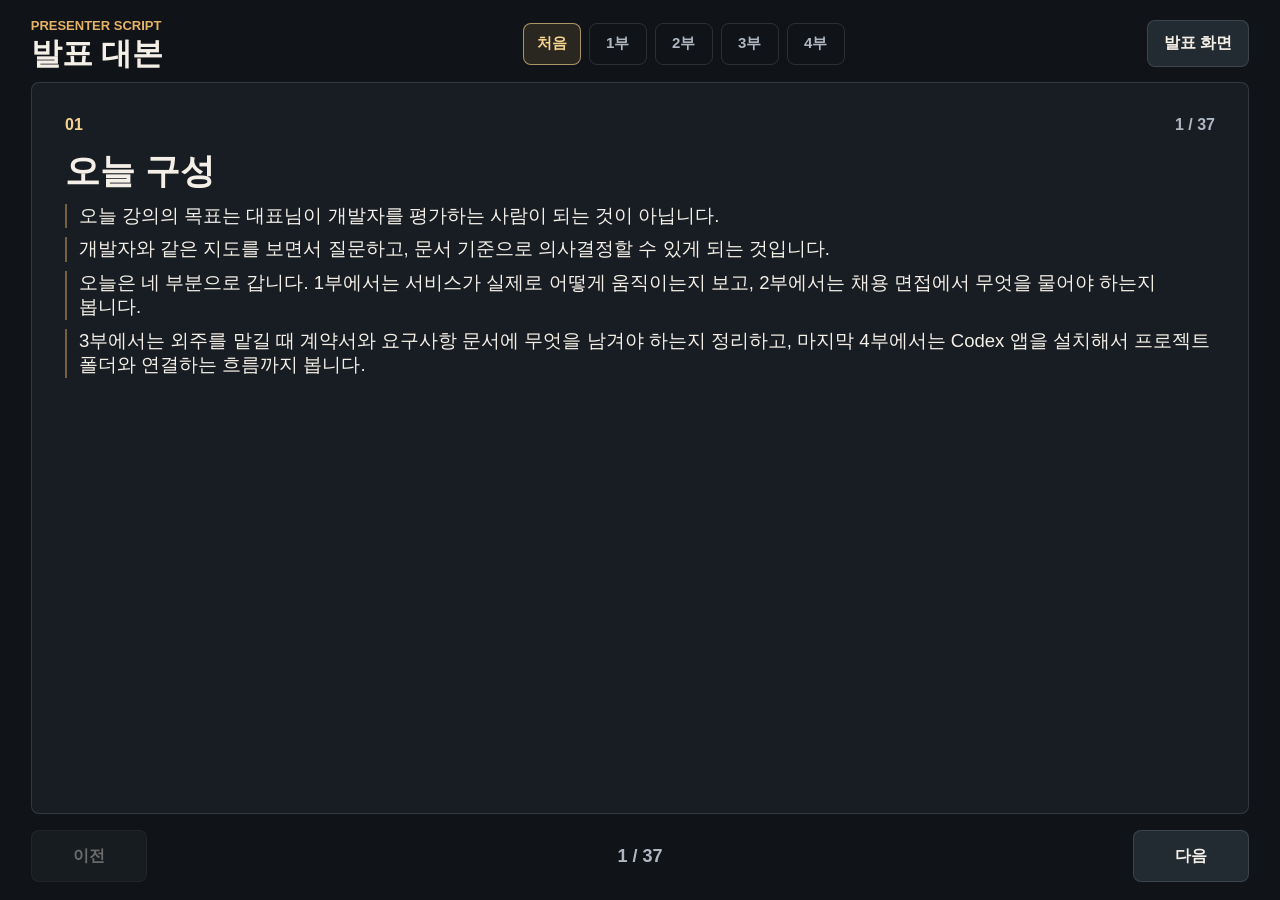
<file: script/index.html>
<!DOCTYPE html>
<html lang="ko">
<head>
  <meta charset="UTF-8">
  <meta name="viewport" content="width=device-width, initial-scale=1.0">
  <title>발표 대본 | 비전공자 대표를 위한 개발 소통 · 채용 · 외주 · Codex 설치</title>
  <link rel="stylesheet" href="./script.css?v=20260527-2">
</head>
<body>
  <main class="script-shell">
    <header class="script-topbar">
      <div class="script-title-group">
        <span class="script-kicker">Presenter Script</span>
        <h1>발표 대본</h1>
      </div>
      <nav class="part-jumps" aria-label="파트 바로가기">
        <button type="button" data-go-slide="1">처음</button>
        <button type="button" data-go-slide="3">1부</button>
        <button type="button" data-go-slide="13">2부</button>
        <button type="button" data-go-slide="20">3부</button>
        <button type="button" data-go-slide="29">4부</button>
      </nav>
      <a id="deckLink" class="deck-link" href="../index.html#slide-1" target="teaching-deck">발표 화면</a>
    </header>

    <section id="scriptPage" class="script-page" aria-live="polite">
      <p class="loading">대본을 불러오는 중입니다.</p>
    </section>

    <footer class="script-controls" aria-label="대본 이동">
      <button id="prevButton" type="button">이전</button>
      <span id="pageCounter">- / -</span>
      <button id="nextButton" type="button">다음</button>
    </footer>
  </main>

  <script src="./script.js?v=20260527-2"></script>
</body>
</html>
</file>
<file: styles.css>
:root {
  --bg: #eef1ef;
  --paper: rgba(255, 255, 255, 0.95);
  --ink: #172332;
  --muted: #53657a;
  --line: rgba(23, 35, 50, 0.12);
  --accent: #9e6249;
  --accent-soft: rgba(158, 98, 73, 0.1);
  --accent-2: #286a64;
  --accent-2-soft: rgba(40, 106, 100, 0.1);
  --warn: #8f4a42;
  --good: #286a64;
  --shadow: 0 14px 34px rgba(23, 35, 50, 0.08);
  --radius: 16px;
  --chrome-space: 128px;
  --deck-scale: 1;
  --font-ui: "SUIT Variable", "Pretendard Variable", "Noto Sans KR", "Malgun Gothic", sans-serif;
  --font-display: "Paperlogy", "SUIT Variable", "Pretendard Variable", "Noto Sans KR", "Malgun Gothic", sans-serif;
}

/* Final deck-wide pass: part backgrounds, fuller layouts, and visible sequences */
@media (min-width: 1000px) {
  body .slide[data-part="1부"],
  body .slide[data-title="1부 정리"] {
    --part-main: #286a64;
    --part-soft: rgba(40, 106, 100, 0.14);
    --part-line: rgba(40, 106, 100, 0.2);
    background:
      linear-gradient(90deg, rgba(255, 255, 255, 0.985) 0%, rgba(244, 251, 249, 0.94) 58%, rgba(227, 242, 239, 0.86) 100%),
      linear-gradient(135deg, rgba(40, 106, 100, 0.11) 0 18%, transparent 18% 100%),
      repeating-linear-gradient(90deg, rgba(40, 106, 100, 0.07) 0 1px, transparent 1px 56px),
      url("./assets/cover-bg.png") center / cover no-repeat,
      var(--paper) !important;
  }

  body .slide[data-part="2부"],
  body .slide[data-title="2부 정리"] {
    --part-main: #3182f6;
    --part-soft: rgba(49, 130, 246, 0.15);
    --part-line: rgba(49, 130, 246, 0.22);
    background:
      linear-gradient(90deg, rgba(255, 255, 255, 0.985) 0%, rgba(245, 249, 255, 0.94) 58%, rgba(226, 238, 255, 0.88) 100%),
      linear-gradient(135deg, rgba(49, 130, 246, 0.13) 0 22%, transparent 22% 100%),
      repeating-linear-gradient(0deg, rgba(49, 130, 246, 0.065) 0 1px, transparent 1px 52px),
      url("./assets/cover-bg.png") center / cover no-repeat,
      var(--paper) !important;
  }

  body .slide[data-part="3부"],
  body .slide[data-title="3부 정리"] {
    --part-main: #b95535;
    --part-soft: rgba(185, 85, 53, 0.15);
    --part-line: rgba(185, 85, 53, 0.24);
    background:
      linear-gradient(90deg, rgba(255, 255, 255, 0.985) 0%, rgba(255, 248, 244, 0.94) 58%, rgba(255, 235, 224, 0.88) 100%),
      linear-gradient(135deg, rgba(185, 85, 53, 0.12) 0 22%, transparent 22% 100%),
      repeating-linear-gradient(90deg, rgba(185, 85, 53, 0.06) 0 1px, transparent 1px 54px),
      url("./assets/cover-bg.png") center / cover no-repeat,
      var(--paper) !important;
  }

  body .slide[data-part="4부"],
  body .slide[data-title="4부 정리"] {
    --part-main: #0f172a;
    --part-soft: rgba(49, 130, 246, 0.15);
    --part-line: rgba(49, 130, 246, 0.22);
    background:
      linear-gradient(90deg, rgba(255, 255, 255, 0.985) 0%, rgba(245, 248, 252, 0.94) 58%, rgba(228, 236, 248, 0.88) 100%),
      linear-gradient(135deg, rgba(15, 23, 42, 0.08) 0 20%, transparent 20% 100%),
      repeating-linear-gradient(0deg, rgba(15, 23, 42, 0.055) 0 1px, transparent 1px 54px),
      url("./assets/cover-bg.png") center / cover no-repeat,
      var(--paper) !important;
  }

  body .slide[data-part] .part-chip,
  body .slide[data-part] .eyebrow,
  body .slide[data-title$="부 정리"] .eyebrow {
    color: var(--part-main) !important;
  }

  body .slide[data-part] .slide-head::after,
  body .slide[data-title$="부 정리"] > h2::after {
    background: var(--part-main) !important;
  }

  body .slide[data-part="2부"] :where(.feature-match-board, .answer-theater, .mission-board, .test-stations, .worksheet-stage),
  body .slide[data-title="2부 정리"] .worksheet-stage,
  body .slide[data-part="3부"] :where(.role-split-stage, .mvp-stage, .flow-scenario, .acceptance-stage, .scope-stage, .ownership-stage, .maintenance-stage, .incident-stage, .contract-stage),
  body .slide[data-title="3부 정리"] .contract-stage,
  body .slide[data-part="4부"] :where(.codex-choice-grid, .codex-prep-grid, .codex-step-board, .codex-route-split, .codex-run-grid, .codex-check-grid),
  body .slide[data-title="4부 정리"] .codex-check-grid {
    gap: 18px !important;
    margin-top: 22px !important;
    align-items: stretch !important;
    grid-auto-rows: 1fr !important;
  }

  body .slide[data-part="2부"] :where(.feature-match-board article, .answer-theater article, .mission-board article, .test-stations article, .worksheet-stage article),
  body .slide[data-title="2부 정리"] .worksheet-stage article,
  body .slide[data-part="3부"] :where(.role-split-stage article, .mvp-stage article, .flow-scenario article, .acceptance-stage article, .scope-stage article, .ownership-stage article, .maintenance-stage article, .incident-stage article, .contract-stage article),
  body .slide[data-title="3부 정리"] .contract-stage article,
  body .slide[data-part="4부"] :where(.codex-choice-grid article, .codex-prep-grid article, .codex-step-board article, .codex-route-split article, .codex-run-grid article, .codex-check-grid article),
  body .slide[data-title="4부 정리"] .codex-check-grid article {
    position: relative !important;
    min-height: 260px !important;
    padding: 28px 24px !important;
    border-color: var(--part-line) !important;
    border-left-color: var(--part-main) !important;
    background: linear-gradient(180deg, rgba(255, 255, 255, 0.94) 0%, rgba(247, 250, 253, 0.9) 100%) !important;
  }

  body .slide[data-part="4부"] :where(.codex-choice-grid article, .codex-prep-grid article, .codex-step-board article, .codex-route-split article, .codex-run-grid article),
  body .slide[data-title="4부 정리"] .codex-check-grid article {
    min-height: 290px !important;
  }

  body .slide[data-part="2부"] :where(.question-ladder article),
  body .slide[data-part="3부"] :where(.flow-scenario article, .incident-stage article),
  body .slide[data-part="4부"] :where(.codex-step-board article, .codex-run-grid article, .codex-check-grid article),
  body .slide[data-title="4부 정리"] .codex-check-grid article {
    counter-increment: step-card;
  }

  body .slide[data-part="2부"] .question-ladder,
  body .slide[data-part="3부"] :where(.flow-scenario, .incident-stage),
  body .slide[data-part="4부"] :where(.codex-step-board, .codex-run-grid, .codex-check-grid),
  body .slide[data-title="4부 정리"] .codex-check-grid {
    counter-reset: step-card;
  }

  body .slide[data-part="2부"] .question-ladder article::before,
  body .slide[data-part="3부"] :where(.flow-scenario, .incident-stage) article::before,
  body .slide[data-part="4부"] :where(.codex-step-board, .codex-run-grid, .codex-check-grid) article::before,
  body .slide[data-title="4부 정리"] .codex-check-grid article::before {
    content: none !important;
    display: none !important;
    place-items: center;
    width: 42px;
    height: 42px;
    margin-bottom: 10px;
    border-radius: 999px;
    background: var(--part-main);
    color: #ffffff;
    font-size: 0.9rem;
    font-weight: 950;
    line-height: 1;
  }

  body .slide[data-part="2부"] :where(.question-ladder, .test-stations, .worksheet-stage) article:not(:last-child)::after,
  body .slide[data-title="2부 정리"] .worksheet-stage article:not(:last-child)::after,
  body .slide[data-part="3부"] :where(.role-split-stage, .mvp-stage, .flow-scenario, .acceptance-stage, .scope-stage, .ownership-stage, .maintenance-stage, .incident-stage, .contract-stage) article:not(:last-child)::after,
  body .slide[data-title="3부 정리"] .contract-stage article:not(:last-child)::after,
  body .slide[data-part="4부"] :where(.codex-step-board, .codex-route-split, .codex-run-grid, .codex-check-grid) article:not(:last-child)::after,
  body .slide[data-title="4부 정리"] .codex-check-grid article:not(:last-child)::after {
    content: "→";
    position: absolute;
    top: 50%;
    right: -23px;
    z-index: 3;
    display: grid;
    place-items: center;
    width: 28px;
    height: 28px;
    border: 2px solid #ffffff;
    border-radius: 999px;
    background: var(--part-main);
    color: #ffffff;
    font-size: 1rem;
    font-weight: 950;
    line-height: 1;
    transform: translateY(-50%);
    box-shadow: 0 10px 22px rgba(23, 35, 50, 0.18);
  }

  body .slide[data-part="4부"] :where(.codex-choice-grid, .codex-prep-grid) article::before {
    content: "";
    display: block;
    width: 52px;
    height: 5px;
    margin-bottom: 8px;
    border-radius: 999px;
    background: var(--part-main);
  }

  body .slide[data-part] :where(.speaker-line, .ask-next),
  body .slide[data-title$="부 정리"] .speaker-line {
    min-height: 132px !important;
    margin-top: 24px !important;
    border-left-color: var(--part-main) !important;
    background: linear-gradient(90deg, var(--part-soft), rgba(255, 255, 255, 0.86)) !important;
  }

  body .slide[data-part] :where(.speaker-line strong, .ask-next strong),
  body .slide[data-title$="부 정리"] .speaker-line strong {
    color: var(--part-main) !important;
  }

  body .slide[data-part="4부"] .codex-note-strip {
    margin-top: 22px !important;
  }

  body .slide[data-part="4부"] .codex-note-strip span {
    min-height: 86px !important;
    border-color: var(--part-line) !important;
  }
}

@media (min-width: 1000px) {
  body .slide[data-part="2부"] :where(.question-ladder, .test-stations, .worksheet-stage) article:not(:last-child)::after,
  body .slide[data-title="2부 정리"] .worksheet-stage article:not(:last-child)::after,
  body .slide[data-part="3부"] :where(.role-split-stage, .mvp-stage, .flow-scenario, .acceptance-stage, .scope-stage, .ownership-stage, .maintenance-stage, .incident-stage, .contract-stage) article:not(:last-child)::after,
  body .slide[data-title="3부 정리"] .contract-stage article:not(:last-child)::after,
  body .slide[data-part="4부"] :where(.codex-step-board, .codex-route-split, .codex-run-grid, .codex-check-grid) article:not(:last-child)::after,
  body .slide[data-title="4부 정리"] .codex-check-grid article:not(:last-child)::after {
    content: none !important;
    display: none !important;
  }

  body .slide :where(.question-ladder, .test-stations, .worksheet-stage, .flow-scenario, .ownership-stage, .incident-stage, .codex-step-board, .codex-route-split, .codex-run-grid, .codex-check-grid) {
    counter-reset: ordered-card !important;
  }

  body .slide :where(.question-ladder, .test-stations, .worksheet-stage, .flow-scenario, .ownership-stage, .incident-stage, .codex-step-board, .codex-route-split, .codex-run-grid, .codex-check-grid) article {
    counter-increment: ordered-card !important;
  }

  body .slide :where(.question-ladder, .test-stations, .worksheet-stage, .flow-scenario, .ownership-stage, .incident-stage, .codex-step-board, .codex-route-split, .codex-run-grid, .codex-check-grid) article::before {
    content: counter(ordered-card) !important;
    display: grid !important;
    place-items: center !important;
    width: 42px !important;
    height: 42px !important;
    margin-bottom: 10px !important;
    border-radius: 999px !important;
    background: var(--part-main, #3182f6) !important;
    color: #ffffff !important;
    font-size: 0.95rem !important;
    font-weight: 950 !important;
    line-height: 1 !important;
    box-shadow: 0 10px 20px rgba(23, 35, 50, 0.14) !important;
  }

  body .slide :where(.question-ladder, .test-stations, .worksheet-stage, .codex-step-board, .codex-run-grid) article > span:first-child {
    display: none !important;
  }

  body .slide h2 {
    max-width: none !important;
    white-space: nowrap !important;
  }

  body .slide[data-title="신입 주니어 판단"] .mission-board {
    grid-template-columns: repeat(3, minmax(0, 1fr)) !important;
    grid-auto-rows: auto !important;
    align-items: stretch !important;
  }

  body .slide[data-title="신입 주니어 판단"] .mission-board .mission-main {
    grid-column: 1 / -1 !important;
    min-height: 190px !important;
  }

  body .slide[data-title="신입 주니어 판단"] .mission-board article:not(.mission-main) {
    min-height: 190px !important;
  }
}

@media (min-width: 1000px) {
  body .slide[data-part="2부"] :where(.question-ladder, .test-stations, .worksheet-stage),
  body .slide[data-title="2부 정리"] .worksheet-stage,
  body .slide[data-part="3부"] :where(.flow-scenario, .ownership-stage, .incident-stage),
  body .slide[data-part="4부"] :where(.codex-step-board, .codex-route-split, .codex-run-grid, .codex-check-grid),
  body .slide[data-title="4부 정리"] .codex-check-grid {
    counter-reset: ordered-card !important;
  }

  body .slide[data-part="2부"] :where(.question-ladder, .test-stations, .worksheet-stage) article,
  body .slide[data-title="2부 정리"] .worksheet-stage article,
  body .slide[data-part="3부"] :where(.flow-scenario, .ownership-stage, .incident-stage) article,
  body .slide[data-part="4부"] :where(.codex-step-board, .codex-route-split, .codex-run-grid, .codex-check-grid) article,
  body .slide[data-title="4부 정리"] .codex-check-grid article {
    counter-increment: ordered-card !important;
  }

  body .slide[data-part="2부"] :where(.question-ladder, .test-stations, .worksheet-stage) article::before,
  body .slide[data-title="2부 정리"] .worksheet-stage article::before,
  body .slide[data-part="3부"] :where(.flow-scenario, .ownership-stage, .incident-stage) article::before,
  body .slide[data-part="4부"] :where(.codex-step-board, .codex-route-split, .codex-run-grid, .codex-check-grid) article::before,
  body .slide[data-title="4부 정리"] .codex-check-grid article::before {
    content: counter(ordered-card) !important;
    display: grid !important;
    place-items: center !important;
    width: 42px !important;
    height: 42px !important;
    margin-bottom: 10px !important;
    border-radius: 999px !important;
    background: var(--part-main, #3182f6) !important;
    color: #ffffff !important;
    font-size: 0.95rem !important;
    font-weight: 950 !important;
    line-height: 1 !important;
    box-shadow: 0 10px 20px rgba(23, 35, 50, 0.14) !important;
  }
}

@media (min-width: 1000px) {
  body .slide[data-part="2부"] :where(.question-ladder, .test-stations, .worksheet-stage) {
    counter-reset: ordered-card !important;
  }

  body .slide[data-part="2부"] :where(.question-ladder, .test-stations, .worksheet-stage) article {
    counter-increment: ordered-card !important;
  }

  body .slide[data-part="2부"] :where(.question-ladder, .test-stations, .worksheet-stage) article::before,
  body .slide[data-part="3부"] :where(.flow-scenario, .ownership-stage, .incident-stage) article::before,
  body .slide[data-part="4부"] :where(.codex-step-board, .codex-route-split, .codex-run-grid, .codex-check-grid) article::before,
  body .slide[data-title="4부 정리"] .codex-check-grid article::before {
    content: counter(ordered-card) !important;
    display: grid !important;
    place-items: center !important;
    width: 42px !important;
    height: 42px !important;
    margin-bottom: 10px !important;
    border-radius: 999px !important;
    background: var(--part-main, #3182f6) !important;
    color: #ffffff !important;
    font-size: 0.95rem !important;
    font-weight: 950 !important;
    line-height: 1 !important;
    box-shadow: 0 10px 20px rgba(23, 35, 50, 0.14) !important;
  }
}

/* Final audit pass for Part 2-4 page density and visual consistency */
@media (min-width: 1000px) {
  body .slide[data-title="외주 핵심"] .scenario-visual {
    background:
      linear-gradient(135deg, rgba(185, 85, 53, 0.1), rgba(185, 85, 53, 0.18)),
      #fff2ec !important;
  }

  body .slide[data-title="외주 핵심"] .scenario-visual::before {
    background:
      linear-gradient(#b95535, #b95535) 54px 72px / 96px 12px no-repeat,
      linear-gradient(#d8c4ba, #d8c4ba) 54px 116px / 170px 14px no-repeat,
      linear-gradient(#eadbd4, #eadbd4) 54px 156px / 148px 14px no-repeat,
      linear-gradient(#f0e2dc, #f0e2dc) 54px 214px / 170px 70px no-repeat,
      #ffffff !important;
  }

  body .slide[data-title="외주 핵심"] .scenario-visual .scene-label {
    color: #b95535 !important;
  }

  body .slide[data-part="2부"] :where(.feature-match-board article, .question-ladder article, .test-stations article, .worksheet-stage article),
  body .slide[data-title="2부 정리"] .worksheet-stage article,
  body .slide[data-part="3부"] :where(.role-split-stage article, .mvp-stage article, .flow-scenario article, .acceptance-stage article, .ownership-stage article, .maintenance-stage article, .incident-stage article, .contract-stage article),
  body .slide[data-title="3부 정리"] .contract-stage article,
  body .slide[data-part="4부"] :where(.codex-step-board article, .codex-route-split article, .codex-run-grid article, .codex-check-grid article),
  body .slide[data-title="4부 정리"] .codex-check-grid article {
    min-height: 178px !important;
    padding: 24px 22px !important;
  }

  body .slide[data-part="2부"] :where(.answer-theater article, .mission-board article),
  body .slide[data-part="3부"] :where(.scope-stage article),
  body .slide[data-part="4부"] :where(.codex-choice-grid article, .codex-prep-grid article) {
    min-height: 210px !important;
    padding: 24px 22px !important;
  }

  body .slide[data-title="신입 주니어 판단"] .mission-board .mission-main {
    min-height: 168px !important;
  }

  body .slide[data-title="신입 주니어 판단"] .mission-board article:not(.mission-main) {
    min-height: 150px !important;
  }

  body .slide[data-part="2부"] :where(.test-stations article:not(:has(em)):not(:has(p)):not(:has(small)), .worksheet-stage article:not(:has(em)):not(:has(p)):not(:has(small))),
  body .slide[data-part="3부"] :where(.mvp-stage article:not(:has(em)):not(:has(p)):not(:has(small)), .acceptance-stage article:not(:has(em)):not(:has(p)):not(:has(small)), .ownership-stage article:not(:has(em)):not(:has(p)):not(:has(small)), .maintenance-stage article:not(:has(em)):not(:has(p)):not(:has(small)), .incident-stage article:not(:has(em)):not(:has(p)):not(:has(small)), .contract-stage article:not(:has(em)):not(:has(p)):not(:has(small))),
  body .slide[data-title="3부 정리"] .contract-stage article:not(:has(em)):not(:has(p)):not(:has(small)),
  body .slide[data-title="4부 정리"] .codex-check-grid article:not(:has(em)):not(:has(p)):not(:has(small)) {
    min-height: 150px !important;
  }

  body .slide[data-part="2부"] :where(.speaker-line, .ask-next),
  body .slide[data-part="3부"] :where(.speaker-line, .ask-next),
  body .slide[data-part="4부"] :where(.speaker-line, .ask-next),
  body .slide[data-title$="부 정리"] .speaker-line {
    min-height: 104px !important;
    margin-top: 20px !important;
    padding: 20px 24px !important;
  }

  body .slide[data-part="2부"] :where(.speaker-line span, .ask-next span),
  body .slide[data-part="3부"] :where(.speaker-line span, .ask-next span),
  body .slide[data-part="4부"] :where(.speaker-line span, .ask-next span),
  body .slide[data-title$="부 정리"] .speaker-line span {
    font-size: clamp(1.25rem, 1.55vw, 1.58rem) !important;
    line-height: 1.25 !important;
  }

  body .slide[data-part="2부"] :where(.judge-strip, .mini-scenario-row),
  body .slide[data-part="3부"] .write-lines {
    margin-top: 14px !important;
  }

  body .slide[data-part="2부"] :where(.judge-strip span, .signal-dots span),
  body .slide[data-part="3부"] .write-lines span {
    min-height: 54px !important;
  }
}

@media (min-width: 1000px) {
  body .slide[data-title="신입 주니어 판단"] .mission-board {
    grid-template-columns: repeat(3, minmax(0, 1fr)) !important;
    grid-auto-rows: auto !important;
    align-items: stretch !important;
  }

  body .slide[data-title="신입 주니어 판단"] .mission-board .mission-main {
    grid-column: 1 / -1 !important;
    min-height: 190px !important;
  }

  body .slide[data-title="신입 주니어 판단"] .mission-board article:not(.mission-main) {
    min-height: 190px !important;
  }
}

@media (min-width: 1000px) {
  body .slide h2 {
    max-width: none !important;
    white-space: nowrap !important;
  }
}

@media (min-width: 1000px) {
  body .slide[data-part="2부"] :where(.question-ladder, .test-stations, .worksheet-stage) article:not(:last-child)::after,
  body .slide[data-title="2부 정리"] .worksheet-stage article:not(:last-child)::after,
  body .slide[data-part="3부"] :where(.role-split-stage, .mvp-stage, .flow-scenario, .acceptance-stage, .scope-stage, .ownership-stage, .maintenance-stage, .incident-stage, .contract-stage) article:not(:last-child)::after,
  body .slide[data-title="3부 정리"] .contract-stage article:not(:last-child)::after,
  body .slide[data-part="4부"] :where(.codex-step-board, .codex-route-split, .codex-run-grid, .codex-check-grid) article:not(:last-child)::after,
  body .slide[data-title="4부 정리"] .codex-check-grid article:not(:last-child)::after {
    content: none !important;
    display: none !important;
  }

  body .slide :where(
    .question-ladder,
    .test-stations,
    .worksheet-stage,
    .flow-scenario,
    .ownership-stage,
    .incident-stage,
    .codex-step-board,
    .codex-route-split,
    .codex-run-grid,
    .codex-check-grid
  ) {
    counter-reset: ordered-card !important;
  }

  body .slide :where(
    .question-ladder,
    .test-stations,
    .worksheet-stage,
    .flow-scenario,
    .ownership-stage,
    .incident-stage,
    .codex-step-board,
    .codex-route-split,
    .codex-run-grid,
    .codex-check-grid
  ) article {
    counter-increment: ordered-card !important;
  }

  body .slide :where(
    .question-ladder,
    .test-stations,
    .worksheet-stage,
    .flow-scenario,
    .ownership-stage,
    .incident-stage,
    .codex-step-board,
    .codex-route-split,
    .codex-run-grid,
    .codex-check-grid
  ) article::before {
    content: counter(ordered-card) !important;
    display: grid !important;
    place-items: center !important;
    width: 42px !important;
    height: 42px !important;
    margin-bottom: 10px !important;
    border-radius: 999px !important;
    background: var(--part-main, #3182f6) !important;
    color: #ffffff !important;
    font-size: 0.95rem !important;
    font-weight: 950 !important;
    line-height: 1 !important;
    box-shadow: 0 10px 20px rgba(23, 35, 50, 0.14) !important;
  }

  body .slide :where(
    .question-ladder,
    .test-stations,
    .worksheet-stage,
    .codex-step-board,
    .codex-run-grid
  ) article > span:first-child {
    display: none !important;
  }
}

@media (min-width: 1000px) {
  body .slide[data-part="2부"] .question-ladder article::before,
  body .slide[data-part="3부"] :where(.flow-scenario, .incident-stage) article::before,
  body .slide[data-part="4부"] :where(.codex-step-board, .codex-run-grid, .codex-check-grid) article::before,
  body .slide[data-title="4부 정리"] .codex-check-grid article::before {
    content: none !important;
    display: none !important;
  }
}

/* Part 2/3 presentation rebuild: scenario-first, low-text slide surfaces */
@media (min-width: 1000px) {
  body .slide[data-part="2부"],
  body .slide[data-part="3부"],
  body .slide[data-title="2부 정리"],
  body .slide[data-title="3부 정리"] {
    padding: 42px 46px !important;
    background:
      linear-gradient(180deg, rgba(255, 255, 255, 0.99), rgba(246, 249, 252, 0.98)),
      var(--paper) !important;
  }

  body .slide[data-part="2부"] .purpose-note,
  body .slide[data-part="3부"] .purpose-note {
    display: none !important;
  }

  body .slide[data-part="2부"] h2,
  body .slide[data-part="3부"] h2,
  body .slide[data-title="2부 정리"] h2,
  body .slide[data-title="3부 정리"] h2 {
    max-width: 1180px !important;
    font-size: clamp(2.65rem, 3.55vw, 4.15rem) !important;
    line-height: 1.04 !important;
  }

  body .stage-scenario,
  body .question-ladder,
  body .live-interview,
  body .answer-theater,
  body .mission-board,
  body .feature-match-board,
  body .test-stations,
  body .red-flag-stage,
  body .worksheet-stage,
  body .role-split-stage,
  body .mvp-stage,
  body .flow-scenario,
  body .acceptance-stage,
  body .scope-stage,
  body .ownership-stage,
  body .maintenance-stage,
  body .incident-stage,
  body .contract-stage,
  body .write-lines,
  body .mini-scenario-row,
  body .judge-strip,
  body .signal-dots {
    display: grid !important;
    gap: 18px !important;
  }

  body .stage-scenario {
    grid-template-columns: minmax(0, 1.2fr) minmax(380px, 0.8fr) !important;
    min-height: 610px !important;
    margin-top: 24px !important;
  }

  body .scenario-visual {
    position: relative !important;
    display: grid !important;
    align-content: end !important;
    min-height: 610px !important;
    padding: 42px !important;
    overflow: hidden !important;
    border-radius: 8px !important;
    background:
      linear-gradient(135deg, rgba(21, 28, 38, 0.08), rgba(49, 130, 246, 0.13)),
      #eef4fb !important;
  }

  body .scenario-visual::after {
    content: "" !important;
    position: absolute !important;
    right: 70px !important;
    top: 72px !important;
    width: 260px !important;
    height: 340px !important;
    border-radius: 26px !important;
    background:
      linear-gradient(#3182f6, #3182f6) 54px 72px / 96px 12px no-repeat,
      linear-gradient(#c8d2de, #c8d2de) 54px 116px / 170px 14px no-repeat,
      linear-gradient(#dfe6ee, #dfe6ee) 54px 156px / 148px 14px no-repeat,
      linear-gradient(#e8edf4, #e8edf4) 54px 214px / 170px 70px no-repeat,
      #ffffff !important;
    box-shadow: 0 24px 70px rgba(31, 41, 51, 0.12) !important;
    transform: rotate(6deg) !important;
  }

  body .scenario-visual .scene-label,
  body .scenario-visual strong,
  body .scenario-visual p {
    position: relative !important;
    z-index: 1 !important;
    display: block !important;
    max-width: 620px !important;
  }

  body .scenario-visual .scene-label {
    color: #226bd8 !important;
    font-size: 1rem !important;
    font-weight: 950 !important;
  }

  body .scenario-visual strong {
    margin-top: 14px !important;
    color: var(--ink) !important;
    font-size: clamp(2.6rem, 4.6vw, 4.8rem) !important;
    line-height: 1.02 !important;
    letter-spacing: 0 !important;
  }

  body .scenario-visual p {
    margin: 18px 0 0 !important;
    color: #4b5b6a !important;
    font-size: 1.38rem !important;
    font-weight: 850 !important;
    line-height: 1.28 !important;
  }

  body .ask-stack {
    display: grid !important;
    gap: 16px !important;
    align-content: stretch !important;
  }

  body .ask-stack article,
  body .question-ladder article,
  body .interview-questions article,
  body .answer-theater article,
  body .mission-board article,
  body .feature-match-board article,
  body .test-stations article,
  body .red-flag-stage article,
  body .worksheet-stage article,
  body .role-split-stage article,
  body .mvp-stage article,
  body .flow-scenario article,
  body .acceptance-stage article,
  body .scope-stage article,
  body .ownership-stage article,
  body .maintenance-stage article,
  body .incident-stage article,
  body .contract-stage article,
  body .mini-scenario-row article {
    display: grid !important;
    align-content: start !important;
    gap: 10px !important;
    padding: 26px !important;
    border: 1px solid rgba(25, 31, 40, 0.08) !important;
    border-radius: 8px !important;
    background: linear-gradient(180deg, #ffffff 0%, #f4f7fb 100%) !important;
    box-shadow: none !important;
  }

  body .ask-stack article {
    min-height: 190px !important;
  }

  body .ask-stack article.strong,
  body .feature-match-board .fit,
  body .role-split-stage .shared,
  body .mvp-stage .must,
  body .maintenance-stage .urgent,
  body .incident-stage .urgent {
    border-color: rgba(12, 118, 108, 0.24) !important;
    background: linear-gradient(180deg, #effaf7 0%, #ffffff 100%) !important;
  }

  body .ask-stack article.weak,
  body .answer-theater .bad-answer,
  body .red-flag-stage article,
  body .scope-stage .exclude {
    border-color: rgba(185, 85, 53, 0.24) !important;
    background: linear-gradient(180deg, #fff5f1 0%, #ffffff 100%) !important;
  }

  body .ask-stack span,
  body .question-ladder span,
  body .interview-questions span,
  body .candidate-card span,
  body .answer-theater span,
  body .mission-board span,
  body .feature-match-board span,
  body .test-stations span,
  body .red-flag-stage span,
  body .worksheet-stage span,
  body .role-split-stage span,
  body .mvp-stage span,
  body .flow-scenario span,
  body .acceptance-stage span,
  body .scope-stage span,
  body .ownership-stage span,
  body .maintenance-stage span,
  body .incident-stage span,
  body .contract-stage span {
    color: #226bd8 !important;
    font-size: 1rem !important;
    font-weight: 950 !important;
    letter-spacing: 0 !important;
  }

  body .ask-stack strong,
  body .question-ladder strong,
  body .interview-questions strong,
  body .candidate-card strong,
  body .answer-theater strong,
  body .mission-board strong,
  body .feature-match-board strong,
  body .test-stations strong,
  body .red-flag-stage strong,
  body .worksheet-stage strong,
  body .role-split-stage strong,
  body .mvp-stage strong,
  body .flow-scenario strong,
  body .acceptance-stage strong,
  body .scope-stage strong,
  body .ownership-stage strong,
  body .maintenance-stage strong,
  body .incident-stage strong,
  body .contract-stage strong {
    color: var(--ink) !important;
    font-size: clamp(1.38rem, 2vw, 2rem) !important;
    font-weight: 950 !important;
    line-height: 1.18 !important;
  }

  body .question-ladder,
  body .test-stations,
  body .red-flag-stage,
  body .ownership-stage,
  body .incident-stage,
  body .contract-stage {
    grid-template-columns: repeat(5, minmax(0, 1fr)) !important;
    margin-top: 34px !important;
  }

  body .red-flag-stage,
  body .test-stations,
  body .ownership-stage {
    grid-template-columns: repeat(4, minmax(0, 1fr)) !important;
  }

  body .question-ladder article,
  body .test-stations article,
  body .red-flag-stage article,
  body .ownership-stage article,
  body .incident-stage article,
  body .contract-stage article {
    min-height: 280px !important;
  }

  body .question-ladder em,
  body .feature-match-board em,
  body .role-split-stage em {
    color: #627182 !important;
    font-size: 1.12rem !important;
    font-style: normal !important;
    font-weight: 850 !important;
  }

  body .speaker-line,
  body .ask-next {
    display: grid !important;
    grid-template-columns: 220px minmax(0, 1fr) !important;
    align-items: center !important;
    gap: 18px !important;
    min-height: 104px !important;
    margin-top: 22px !important;
    padding: 22px 26px !important;
    border: 1px solid rgba(49, 130, 246, 0.16) !important;
    border-left: 7px solid #3182f6 !important;
    border-radius: 8px !important;
    background: #eef5ff !important;
  }

  body .speaker-line strong,
  body .ask-next strong {
    color: #226bd8 !important;
    font-size: 1.1rem !important;
    font-weight: 950 !important;
  }

  body .speaker-line span,
  body .ask-next span {
    color: var(--ink) !important;
    font-size: clamp(1.45rem, 2vw, 2rem) !important;
    font-weight: 950 !important;
    line-height: 1.22 !important;
  }

  body .mini-scenario-row,
  body .judge-strip,
  body .signal-dots,
  body .write-lines {
    grid-template-columns: repeat(2, minmax(0, 1fr)) !important;
    margin-top: 18px !important;
  }

  body .judge-strip,
  body .signal-dots,
  body .write-lines {
    grid-template-columns: repeat(4, minmax(0, 1fr)) !important;
  }

  body .judge-strip span,
  body .signal-dots span,
  body .write-lines span {
    display: grid !important;
    place-items: center !important;
    min-height: 66px !important;
    padding: 12px 16px !important;
    border-radius: 8px !important;
    background: #f4f7fb !important;
    color: var(--ink) !important;
    text-align: center !important;
    font-size: 1.16rem !important;
    font-weight: 950 !important;
  }

  body .live-interview {
    grid-template-columns: minmax(0, 0.95fr) minmax(0, 1.05fr) !important;
    min-height: 490px !important;
    margin-top: 30px !important;
  }

  body .candidate-card {
    display: grid !important;
    align-content: center !important;
    gap: 18px !important;
    padding: 42px !important;
    border-radius: 8px !important;
    background: #eef4fb !important;
  }

  body .candidate-card strong {
    font-size: clamp(2.6rem, 4vw, 4rem) !important;
  }

  body .interview-questions {
    display: grid !important;
    grid-template-columns: repeat(2, minmax(0, 1fr)) !important;
    gap: 18px !important;
  }

  body .answer-theater,
  body .mission-board,
  body .feature-match-board,
  body .role-split-stage,
  body .mvp-stage,
  body .scope-stage,
  body .maintenance-stage,
  body .worksheet-stage {
    grid-template-columns: repeat(3, minmax(0, 1fr)) !important;
    margin-top: 34px !important;
  }

  body .answer-theater {
    grid-template-columns: repeat(2, minmax(0, 1fr)) !important;
  }

  body .feature-match-board,
  body .mvp-stage {
    grid-template-columns: repeat(4, minmax(0, 1fr)) !important;
  }

  body .answer-theater article,
  body .mission-board article,
  body .feature-match-board article,
  body .role-split-stage article,
  body .mvp-stage article,
  body .scope-stage article,
  body .maintenance-stage article,
  body .worksheet-stage article {
    min-height: 360px !important;
  }

  body .mission-board .mission-main {
    grid-column: span 2 !important;
    background: #eef5ff !important;
  }

  body .mission-board .mission-main p {
    margin: 8px 0 0 !important;
    color: #536273 !important;
    font-size: 1.42rem !important;
    font-weight: 900 !important;
  }

  body .flow-scenario,
  body .acceptance-stage {
    grid-template-columns: repeat(5, minmax(0, 1fr)) !important;
    margin-top: 34px !important;
  }

  body .flow-scenario article,
  body .acceptance-stage article {
    min-height: 360px !important;
  }

  body .flow-scenario article:not(:last-child)::after,
  body .acceptance-stage article:not(:last-child)::after,
  body .question-ladder article:not(:last-child)::after,
  body .incident-stage article:not(:last-child)::after {
    content: "›" !important;
    position: absolute !important;
    top: 50% !important;
    right: -24px !important;
    z-index: 5 !important;
    display: grid !important;
    place-items: center !important;
    width: 34px !important;
    height: 34px !important;
    border: 3px solid #fff !important;
    border-radius: 999px !important;
    background: #3182f6 !important;
    color: #fff !important;
    font-size: 1.5rem !important;
    line-height: 1 !important;
  }

  body .flow-scenario article,
  body .acceptance-stage article,
  body .question-ladder article,
  body .incident-stage article {
    position: relative !important;
  }

  body .worksheet-stage article,
  body .contract-stage article {
    min-height: 300px !important;
  }

  body .worksheet-stage em {
    color: #9aa6b2 !important;
    font-size: 2.2rem !important;
    font-style: normal !important;
    letter-spacing: 0.08em !important;
  }

  body .write-lines {
    grid-template-columns: repeat(3, minmax(0, 1fr)) !important;
  }

  body .part-slide.part-intro-slide .part-hero-grid,
  body .part-slide.part-intro-slide .part-bullet-stack,
  body .part-slide.part-intro-slide .photo-panel,
  body .part-slide.part-intro-slide .part-bullet-stack article {
    display: none !important;
  }
}

/* Part 1 unified right-side structure: purpose / technology / CEO considerations */
@media (min-width: 1000px) {
  .has-mini-map .part-one-triad,
  .has-mini-map .tech-axis,
  .has-mini-map .quote-band.compact-note {
    display: none !important;
  }

  .has-mini-map .map-split-main {
    align-content: start !important;
    gap: 14px !important;
  }

  .has-mini-map .part-one-role-panel,
  .has-mini-map .backend-role-panel,
  .has-mini-map .part-one-tech-strip,
  .has-mini-map .part-one-tech-section,
  .has-mini-map .part-one-considerations {
    position: relative !important;
    margin-top: 30px !important;
  }

  .has-mini-map .part-one-role-panel::before,
  .has-mini-map .backend-role-panel::before,
  .has-mini-map .part-one-tech-strip::before,
  .has-mini-map .part-one-tech-section::before,
  .has-mini-map .part-one-considerations::before {
    position: absolute !important;
    left: 0 !important;
    top: -25px !important;
    color: var(--accent-2) !important;
    font-size: 1rem !important;
    font-weight: 950 !important;
    line-height: 1 !important;
    letter-spacing: 0 !important;
  }

  .has-mini-map .part-one-role-panel::before,
  .has-mini-map .backend-role-panel::before {
    content: "1. 주 목적" !important;
  }

  .has-mini-map .part-one-tech-strip::before,
  .has-mini-map .part-one-tech-section::before {
    content: "2. 개발언어" !important;
  }

  .has-mini-map .part-one-considerations::before {
    content: "3. 개발 전 생각할 것" !important;
  }

  .part-one-tech-strip {
    display: grid !important;
    grid-template-columns: repeat(4, minmax(0, 1fr)) !important;
    gap: 12px !important;
  }

  .part-one-tech-strip span {
    display: grid !important;
    place-items: center !important;
    min-height: 78px !important;
    padding: 14px 12px !important;
    border: 1px solid rgba(49, 130, 246, 0.13) !important;
    border-radius: 16px !important;
    background: linear-gradient(180deg, #ffffff 0%, #f6f9ff 100%) !important;
    color: var(--ink) !important;
    font-size: 1rem !important;
    font-weight: 950 !important;
    text-align: center !important;
    box-shadow: inset 0 0 0 1px rgba(25, 31, 40, 0.03) !important;
  }

  .has-mini-map .part-one-role-panel,
  .has-mini-map .backend-role-panel {
    min-height: 82px !important;
  }

  .has-mini-map .part-one-considerations .decision-card,
  .has-mini-map .part-one-considerations.doc-line,
  .has-mini-map .part-one-considerations .doc-line,
  .has-mini-map .part-one-considerations .step-item {
    min-height: 98px !important;
  }

  .has-mini-map .framework-grid.part-one-tech-section {
    grid-template-columns: repeat(5, minmax(0, 1fr)) !important;
    gap: 12px !important;
  }

  .has-mini-map .framework-grid.part-one-tech-section .framework-card {
    min-height: 158px !important;
    padding: 16px !important;
  }

  .has-mini-map .framework-grid.part-one-tech-section .framework-card p {
    font-size: 0.78rem !important;
    line-height: 1.28 !important;
  }

  .has-mini-map .framework-grid.part-one-tech-section .framework-card strong {
    font-size: 0.94rem !important;
  }

  .has-mini-map .choice-grid.part-one-tech-section.four {
    grid-template-columns: repeat(5, minmax(0, 1fr)) !important;
    gap: 12px !important;
  }

  .has-mini-map .choice-grid.part-one-tech-section .choice-card {
    min-height: 142px !important;
    padding: 18px !important;
  }

  .has-mini-map .choice-grid.part-one-tech-section .choice-card small {
    display: none !important;
  }

  .has-mini-map .flow-strip {
    margin-top: 14px !important;
  }

  .has-mini-map .part-one-tech-strip + .flow-strip {
    grid-template-columns: repeat(6, minmax(0, 1fr)) !important;
    gap: 10px !important;
  }

  .has-mini-map .part-one-tech-strip + .flow-strip span {
    min-height: 64px !important;
    padding: 10px 8px !important;
    font-size: 0.88rem !important;
  }

  .has-mini-map .step-grid.part-one-considerations {
    grid-template-columns: repeat(4, minmax(0, 1fr)) !important;
    gap: 10px !important;
  }

  .has-mini-map .step-grid.part-one-considerations .step-item {
    min-height: 96px !important;
    padding: 14px !important;
  }

  .has-mini-map .step-grid.part-one-considerations + .quote-grid {
    display: none !important;
  }
}

* {
  box-sizing: border-box;
}

html,
body {
  margin: 0;
  min-height: 100%;
  background:
    linear-gradient(135deg, rgba(40, 106, 100, 0.06), transparent 34%),
    linear-gradient(315deg, rgba(158, 98, 73, 0.05), transparent 32%),
    var(--bg);
  color: var(--ink);
  font-family: var(--font-ui);
}

body {
  overflow: hidden;
}

.app-shell {
  position: relative;
  min-height: 100vh;
  padding: 14px 18px 18px;
}

.hover-reveal {
  position: fixed;
  inset: 0 0 auto;
  height: 18px;
  z-index: 30;
}

.part-nav {
  position: fixed;
  top: 10px;
  left: 50%;
  z-index: 35;
  display: flex;
  gap: 10px;
  padding: 8px;
  border-radius: 999px;
  background: rgba(31, 41, 51, 0.9);
  box-shadow: 0 16px 40px rgba(0, 0, 0, 0.18);
  opacity: 0;
  pointer-events: none;
  transform: translate(-50%, -18px);
  transition: opacity 160ms ease, transform 160ms ease;
}

.hover-reveal:hover + .part-nav,
.part-nav:hover,
.part-nav:focus-within {
  opacity: 1;
  pointer-events: auto;
  transform: translate(-50%, 0);
}

.part-link {
  display: grid;
  gap: 2px;
  min-width: 116px;
  padding: 10px 14px;
  border-radius: 999px;
  color: #fff;
  text-decoration: none;
  background: rgba(255, 255, 255, 0.08);
}

.part-link-num {
  font-size: 0.78rem;
  font-weight: 900;
  letter-spacing: 0.08em;
}

.part-link-label {
  font-size: 0.82rem;
  color: rgba(255, 255, 255, 0.78);
}

.topbar {
  display: flex;
  align-items: center;
  justify-content: space-between;
  gap: 16px;
  margin-bottom: 10px;
}

.brand {
  display: grid;
  gap: 4px;
}

.brand-kicker,
.eyebrow,
.part-chip,
.prompt-label {
  margin: 0;
  color: var(--accent-2);
  font-size: 0.72rem;
  font-weight: 900;
  letter-spacing: 0.15em;
  text-transform: uppercase;
}

.brand strong {
  font-size: 1rem;
}

.fullscreen-btn {
  border: 0;
  border-radius: 999px;
  padding: 11px 16px;
  background: var(--ink);
  color: #fff;
  font: inherit;
  font-weight: 800;
  cursor: pointer;
}

.counter {
  position: fixed;
  right: 22px;
  bottom: 18px;
  z-index: 40;
  min-width: 76px;
  padding: 8px 12px;
  border: 1px solid var(--line);
  border-radius: 999px;
  background: rgba(255, 255, 255, 0.88);
  color: var(--muted);
  text-align: center;
  font-weight: 800;
  box-shadow: 0 8px 24px rgba(31, 41, 51, 0.08);
}

.deck {
  position: relative;
  display: grid;
  place-items: center;
  min-height: calc(100vh - var(--chrome-space));
  overflow: hidden;
}

.slide {
  display: none;
  position: absolute;
  top: 50%;
  left: 50%;
  width: 1600px;
  height: 900px;
  max-width: none;
  max-height: none;
  aspect-ratio: 16 / 9;
  padding: clamp(20px, 2.35vh, 30px);
  overflow: hidden;
  border: 1px solid rgba(255, 255, 255, 0.72);
  border-radius: var(--radius);
  background:
    radial-gradient(circle at 6% 8%, rgba(40, 106, 100, 0.035), transparent 28%),
    linear-gradient(160deg, rgba(255, 255, 255, 0.98), rgba(246, 248, 249, 0.96)),
    var(--paper);
  box-shadow: var(--shadow);
  transform: translate(-50%, -50%) scale(var(--deck-scale, 1));
  transform-origin: center;
}

.slide.is-active {
  display: block;
}

.cover {
  background:
    linear-gradient(90deg, rgba(255, 255, 255, 0.96) 0%, rgba(255, 255, 255, 0.9) 36%, rgba(255, 255, 255, 0.42) 72%, rgba(255, 255, 255, 0.12) 100%),
    linear-gradient(180deg, rgba(238, 241, 243, 0.1), rgba(238, 241, 243, 0.26)),
    url("./assets/cover-bg.png") center / cover no-repeat;
}

.speaker-intro {
  background:
    linear-gradient(90deg, rgba(255, 255, 255, 0.96) 0%, rgba(255, 255, 255, 0.9) 44%, rgba(255, 255, 255, 0.72) 100%),
    url("./assets/cover-bg.png") center / cover no-repeat,
    #ffffff !important;
}

.speaker-intro-photo,
.speaker-intro-copy,
.speaker-intro-brand {
  position: absolute;
}

.speaker-intro-photo {
  left: 56px;
  bottom: 0;
  width: 680px;
  height: 820px;
}

.speaker-intro-photo img {
  position: absolute;
  left: -32px;
  bottom: -70px;
  z-index: 3;
  display: block;
  width: 760px;
  height: 900px;
  object-fit: contain;
  object-position: center bottom;
}

.speaker-portrait-placeholder {
  position: absolute;
  left: 42px;
  bottom: 0;
  display: grid;
  place-items: center;
  width: 380px;
  height: 640px;
  border-radius: 190px 190px 18px 18px;
  background:
    radial-gradient(circle at 50% 18%, #f3d8c6 0 76px, transparent 78px),
    linear-gradient(180deg, transparent 0 130px, #1f2630 131px 100%);
  box-shadow: 0 28px 54px rgba(23, 35, 50, 0.16);
}

.speaker-portrait-placeholder::before {
  content: "";
  position: absolute;
  top: 88px;
  width: 180px;
  height: 96px;
  border-radius: 52% 52% 42% 42%;
  background: #1d2530;
}

.speaker-portrait-placeholder::after {
  content: "";
  position: absolute;
  top: 220px;
  width: 300px;
  height: 420px;
  border-radius: 54px 54px 0 0;
  background: linear-gradient(135deg, #2d3441, #151a22);
}

.speaker-portrait-placeholder span {
  position: relative;
  z-index: 2;
  margin-top: 80px;
  padding: 10px 16px;
  border-radius: 999px;
  background: rgba(255, 255, 255, 0.9);
  color: #111827;
  font-size: 1.15rem;
  font-weight: 950;
}

.speaker-intro-copy {
  top: 170px;
  left: 760px;
  width: 760px;
}

.speaker-intro-copy h2 {
  color: #05070a;
  font-size: 4.35rem !important;
  font-weight: 950;
  line-height: 1.06 !important;
  white-space: nowrap !important;
}

.speaker-intro-copy ul {
  display: grid;
  gap: 18px;
  margin: 118px 0 0;
  padding: 0;
  list-style: none;
}

.speaker-intro-copy li {
  position: relative;
  padding-left: 34px;
  color: #05070a;
  font-size: 1.64rem;
  font-weight: 850;
  line-height: 1.3;
  word-break: keep-all;
  white-space: nowrap;
}

.speaker-intro-copy li::before {
  content: "";
  position: absolute;
  left: 0;
  top: 0.65em;
  width: 12px;
  height: 12px;
  border-radius: 999px;
  background: #05070a;
}

.speaker-intro-brand {
  right: 72px;
  bottom: 46px;
  width: 150px;
}

.speaker-intro-brand img {
  display: block;
  width: 100%;
  height: auto;
}

.slide h1,
.slide h2,
.slide h3 {
  margin: 0;
  font-family: var(--font-display);
  letter-spacing: 0;
  line-height: 1.08;
  word-break: keep-all;
}

.slide h1 {
  font-size: clamp(2.8rem, 5vw, 4.9rem);
}

.slide h2 {
  font-size: clamp(1.62rem, 2.35vw, 2.38rem);
}

.slide h3 {
  font-size: 1.2rem;
}

.slide-head {
  display: grid;
  gap: 6px;
  margin-bottom: 16px;
}

.purpose-note {
  margin: 4px 0 0;
  padding: 8px 12px;
  border: 1px solid rgba(12, 118, 108, 0.16);
  border-left: 5px solid var(--accent-2);
  border-radius: 10px;
  background: linear-gradient(90deg, rgba(11, 111, 104, 0.08), rgba(255, 255, 255, 0.7));
  color: #254155;
  font-size: 0.94rem;
  font-weight: 800;
  line-height: 1.35;
}

.cover .purpose-note {
  display: none;
}

.cover-grid,
.diagram-layout,
.part-hero-grid,
.good-bad-grid,
.ownership-grid,
.mvp-grid,
.closing-grid,
.map-split-layout,
.case-layout,
.evidence-layout {
  display: grid;
  gap: 14px;
}

.simple-cover {
  grid-template-columns: minmax(0, 1.1fr) minmax(320px, 0.62fr);
  align-items: center;
  height: 100%;
}

.cover-copy {
  display: grid;
  gap: 18px;
}

.cover-title {
  display: grid;
  gap: 8px;
  line-height: 0.98;
}

.cover-title span {
  display: block;
  white-space: nowrap;
}

.cover .eyebrow {
  color: #09665e;
}

.cover-agenda {
  border-color: rgba(255, 255, 255, 0.66);
  background: rgba(255, 255, 255, 0.78);
  box-shadow: 0 18px 48px rgba(31, 41, 51, 0.1);
  backdrop-filter: blur(10px);
}

.agenda-card,
.system-card,
.info-card,
.prompt-card,
.choice-card,
.framework-card,
.step-item,
.qa-board article,
.checklist-grid article,
.question-grid article,
.match-grid article,
.doc-line,
.compare-matrix article,
.interview-ladder article,
.part-visual,
.part-bullet-stack article,
.qa-grid article,
.closing-grid article {
  border: 1px solid var(--line);
  border-radius: 14px;
  background: var(--paper);
}

.agenda-card {
  padding: 20px;
}

.agenda-card h2 {
  margin-bottom: 16px;
  font-size: 1.55rem;
}

.goal-card {
  display: grid;
  gap: 5px;
  margin-bottom: 12px;
  padding: 12px 14px;
  border-left: 5px solid var(--accent-2);
  border-radius: 12px;
  background: rgba(11, 111, 104, 0.08);
}

.goal-card strong,
.goal-card span {
  display: block;
}

.goal-card span {
  color: var(--ink);
  font-weight: 800;
  line-height: 1.38;
}

.agenda-panel {
  display: grid;
  gap: 12px;
}

.agenda-panel article {
  padding: 14px 16px;
  border: 1px solid var(--line);
  border-radius: 12px;
  background: rgba(255, 255, 255, 0.72);
}

.agenda-panel .agenda-jump {
  cursor: pointer;
  transition: border-color 160ms ease, box-shadow 160ms ease, transform 160ms ease;
}

.agenda-panel .agenda-jump:hover,
.agenda-panel .agenda-jump:focus-visible {
  border-color: rgba(11, 111, 104, 0.34);
  box-shadow: 0 10px 24px rgba(11, 111, 104, 0.12);
  outline: none;
  transform: translateY(-1px);
}

.agenda-panel strong,
.agenda-panel span {
  display: block;
}

.agenda-panel strong {
  margin-bottom: 5px;
  font-size: 1rem;
}

.agenda-panel span {
  color: var(--muted);
  line-height: 1.42;
}

.part-slide {
  background:
    radial-gradient(circle at 88% 12%, rgba(158, 98, 73, 0.06), transparent 30%),
    linear-gradient(135deg, rgba(40, 106, 100, 0.08), transparent 38%),
    linear-gradient(180deg, rgba(255, 255, 255, 0.96), rgba(249, 251, 252, 0.94));
}

.part-chip {
  display: inline-flex;
  width: fit-content;
  margin-bottom: 10px;
  padding: 7px 11px;
  border-radius: 999px;
  background: var(--accent-2-soft);
}

.part-copy {
  margin: 10px 0 0;
  color: var(--muted);
  font-size: 1.05rem;
  line-height: 1.5;
}

.diagram-layout {
  grid-template-columns: minmax(0, 1.25fr) minmax(250px, 0.55fr);
  align-items: stretch;
  margin-top: 20px;
}

.system-card {
  padding: 18px;
}

.system-figure {
  display: block;
  width: 100%;
  height: auto;
}

.system-figure text,
.persistent-map-figure text {
  fill: var(--ink);
  font-family: var(--font-ui);
  font-size: 1.36rem;
  font-weight: 900;
  text-anchor: middle;
}

.system-figure .diagram-sub,
.persistent-map-figure .diagram-sub {
  fill: var(--muted);
  font-size: 0.96rem;
  font-weight: 700;
}

.diagram-server text,
.diagram-server .diagram-sub {
  text-anchor: start;
}

.diagram-server rect,
.diagram-node rect,
.diagram-external rect {
  stroke-width: 2.4;
  transition: fill 160ms ease, stroke 160ms ease, filter 160ms ease;
}

.diagram-server rect {
  fill: rgba(12, 118, 108, 0.08);
  stroke: rgba(12, 118, 108, 0.38);
}

.diagram-node rect,
.diagram-external rect {
  fill: rgba(255, 255, 255, 0.96);
  stroke: rgba(31, 41, 51, 0.18);
}

.diagram-link line,
.diagram-link path {
  stroke: rgba(31, 41, 51, 0.5);
  fill: rgba(31, 41, 51, 0.5);
  stroke-width: 4;
}

.diagram-link text {
  fill: var(--muted);
  font-size: 0.95rem;
}

.explainer-slide[data-focus="frontend"] .node-frontend rect,
.explainer-slide[data-focus="backend"] .node-backend rect,
.explainer-slide[data-focus="db"] .node-db rect,
.explainer-slide[data-focus="server"] .diagram-server rect,
.explainer-slide[data-focus="deploy"] .node-outside rect {
  fill: rgba(196, 81, 47, 0.16);
  stroke: rgba(196, 81, 47, 0.78);
  filter: drop-shadow(0 8px 20px rgba(196, 81, 47, 0.16));
}

.explainer-slide[data-focus="api"] .link-api line,
.explainer-slide[data-focus="api"] .link-api path,
.explainer-slide[data-focus="db"] .link-db line,
.explainer-slide[data-focus="db"] .link-db path,
.explainer-slide[data-focus="deploy"] .link-deploy line,
.explainer-slide[data-focus="deploy"] .link-deploy path {
  stroke: rgba(196, 81, 47, 0.92);
  fill: rgba(196, 81, 47, 0.92);
}

.focus-list {
  display: grid;
  gap: 10px;
}

.focus-chip {
  width: 100%;
  padding: 12px 14px;
  border: 1px solid var(--line);
  border-radius: 16px;
  background: rgba(255, 255, 255, 0.78);
  color: var(--ink);
  font: inherit;
  text-align: left;
  cursor: pointer;
}

.focus-chip strong,
.focus-chip span {
  display: block;
}

.focus-chip strong {
  margin-bottom: 3px;
  font-size: 0.96rem;
}

.focus-chip span {
  color: var(--muted);
  font-size: 0.86rem;
  line-height: 1.35;
}

.focus-chip:hover,
.focus-chip:focus-visible,
.focus-chip.is-active {
  border-color: rgba(196, 81, 47, 0.34);
  background: linear-gradient(180deg, rgba(196, 81, 47, 0.12), rgba(255, 255, 255, 0.94));
  outline: none;
}

.principle-strip,
.flow-path,
.score-strip,
.change-rule,
.handover-line,
.contact-line,
.contract-sentence-grid {
  display: grid;
  gap: 10px;
}

.principle-strip {
  grid-template-columns: repeat(6, minmax(0, 1fr));
  margin-top: 14px;
}

.principle-strip span,
.flow-path span,
.score-strip span,
.change-rule span,
.handover-line span,
.contact-line span,
.contract-sentence-grid span {
  display: grid;
  place-items: center;
  min-height: 42px;
  padding: 8px 10px;
  border: 1px solid rgba(12, 118, 108, 0.18);
  border-radius: 999px;
  background: rgba(255, 255, 255, 0.72);
  color: var(--ink);
  text-align: center;
  font-weight: 900;
  line-height: 1.22;
}

.map-split-layout {
  grid-template-columns: minmax(520px, 0.4fr) minmax(0, 0.6fr);
  align-items: start;
  gap: 22px;
}

.map-split-main {
  min-width: 0;
}

.inline-mini-map .persistent-map-card {
  display: grid;
  gap: 10px;
  padding: 18px;
}

.persistent-map-card {
  border: 1px solid var(--line);
  border-radius: 18px;
  background:
    linear-gradient(180deg, rgba(255, 255, 255, 0.96), rgba(247, 250, 250, 0.9));
}

.persistent-map-label {
  margin: 0;
  color: var(--accent-2);
  font-size: 0.7rem;
  font-weight: 900;
  letter-spacing: 0.11em;
}

.persistent-map-head {
  display: grid;
  gap: 2px;
}

.persistent-map-head strong {
  font-size: 1.44rem;
}

.persistent-map-head span,
.persistent-map-caption {
  color: var(--muted);
  font-size: 1rem;
  line-height: 1.38;
}

.persistent-map-caption {
  margin: 0;
}

.persistent-map-figure {
  display: block;
  width: 100%;
  border: 1px solid rgba(12, 118, 108, 0.12);
  border-radius: 14px;
  background: rgba(247, 251, 250, 0.9);
}

.persistent-map-points {
  display: grid;
  gap: 10px;
}

.persistent-map-points article {
  padding: 12px 14px;
  border: 1px solid rgba(31, 41, 51, 0.08);
  border-radius: 14px;
  background: rgba(255, 255, 255, 0.75);
}

.persistent-map-points strong,
.persistent-map-points span {
  display: block;
}

.persistent-map-points strong {
  margin-bottom: 4px;
  color: var(--accent-2);
  font-size: 0.78rem;
  font-weight: 900;
}

.persistent-map-points span {
  color: var(--ink);
  font-size: 0.92rem;
  font-weight: 800;
  line-height: 1.32;
}

.choice-grid,
.framework-grid,
.card-row,
.quote-grid,
.metrics,
.step-grid,
.checklist-grid,
.question-grid,
.match-grid,
.compare-matrix,
.interview-ladder,
.state-grid {
  display: grid;
  gap: 12px;
}

.choice-grid.four {
  grid-template-columns: repeat(4, minmax(0, 1fr));
}

.server-options {
  grid-template-columns: repeat(2, minmax(0, 1fr));
}

.map-split-main .choice-grid.four {
  grid-template-columns: repeat(2, minmax(0, 1fr));
}

.map-split-main .metrics.triple,
.map-split-main .framework-grid.practical {
  grid-template-columns: repeat(3, minmax(0, 1fr));
}

.map-split-main .quote-grid,
.map-split-main .card-row,
.map-split-main .step-grid {
  grid-template-columns: repeat(2, minmax(0, 1fr));
}

.map-split-main .state-grid {
  grid-template-columns: repeat(3, minmax(0, 1fr));
}

.map-split-main .flow-strip {
  grid-template-columns: repeat(3, minmax(0, 1fr));
}

.choice-card,
.framework-card,
.info-card,
.step-item,
.question-grid article,
.match-grid article,
.checklist-grid article,
.compare-matrix article,
.interview-ladder article,
.state-grid article {
  padding: 20px;
}

.choice-card,
.framework-card,
.question-grid article,
.match-grid article,
.ownership-grid article,
.mvp-grid article,
.checklist-grid article {
  box-shadow: 0 10px 28px rgba(31, 41, 51, 0.05);
}

.choice-card strong,
.choice-card span,
.choice-card small,
.framework-card strong,
.framework-card p,
.info-card h3,
.info-card p {
  display: block;
}

.choice-card strong {
  font-size: 1.24rem;
}

.choice-card span {
  margin: 8px 0 6px;
  color: var(--accent-2);
  font-weight: 900;
}

.choice-card small,
.framework-card p,
.info-card p,
.step-item span,
.checklist-grid span,
.question-grid span,
.match-grid span,
.match-grid em,
.compare-matrix span,
.interview-ladder span,
.closing-grid span,
.part-bullet-stack span {
  color: var(--muted);
  line-height: 1.42;
}

.choice-card small,
.framework-card p,
.info-card p,
.step-item span,
.checklist-grid span,
.question-grid span,
.match-grid span,
.match-grid em,
.compare-matrix span,
.interview-ladder span,
.state-grid span {
  font-size: 1rem;
}

.choice-card {
  min-height: 150px;
}

.metrics {
  grid-template-columns: repeat(2, minmax(0, 1fr));
  margin-top: 14px;
}

.metrics.triple {
  grid-template-columns: repeat(3, minmax(0, 1fr));
}

.compact-metrics {
  margin-top: 14px;
}

.compact-metrics .decision-card {
  min-height: 116px;
}

.decision-card {
  padding: 17px 18px;
  border-color: rgba(196, 81, 47, 0.24);
  border-left: 5px solid var(--accent);
  background:
    linear-gradient(180deg, rgba(185, 85, 53, 0.09), rgba(255, 255, 255, 0.96)),
    var(--paper);
}

.decision-card,
.doc-line,
.prompt-card,
.quote-band {
  box-shadow: 0 12px 30px rgba(196, 81, 47, 0.06);
}

.decision-card strong {
  display: block;
  margin-bottom: 8px;
  color: var(--accent-2);
  font-size: 0.8rem;
  font-weight: 900;
  letter-spacing: 0.07em;
  text-transform: uppercase;
}

.decision-card span {
  display: block;
  color: var(--ink);
  font-size: 1.08rem;
  font-weight: 900;
  line-height: 1.34;
}

.decision-card small {
  display: block;
  margin-top: 8px;
  color: var(--muted);
  line-height: 1.42;
}

.framework-grid.practical {
  grid-template-columns: repeat(3, minmax(0, 1fr));
}

.framework-card strong {
  margin-bottom: 8px;
  font-size: 1.03rem;
}

.framework-card p {
  margin: 0;
}

.framework-card span {
  color: var(--ink);
  font-weight: 900;
}

.key-card {
  border-color: rgba(12, 118, 108, 0.26);
  background: linear-gradient(180deg, rgba(12, 118, 108, 0.1), rgba(255, 255, 255, 0.94));
}

.flow-strip {
  display: grid;
  grid-template-columns: repeat(6, minmax(0, 1fr));
  gap: 10px;
  margin: 8px 0 16px;
}

.flow-strip span {
  display: grid;
  place-items: center;
  min-height: 54px;
  padding: 10px;
  border: 1px solid rgba(12, 118, 108, 0.18);
  border-radius: 16px;
  background: linear-gradient(180deg, rgba(12, 118, 108, 0.11), rgba(196, 81, 47, 0.08));
  text-align: center;
  font-weight: 900;
  line-height: 1.25;
}

.compact-flow span {
  min-height: 50px;
}

.deploy-flow {
  grid-template-columns: repeat(4, minmax(0, 1fr));
  margin-top: 14px;
}

.deploy-flow span {
  min-height: 58px;
}

.scenario-card {
  display: grid;
  gap: 6px;
  margin-bottom: 12px;
  padding: 16px 18px;
  border: 1px solid rgba(12, 118, 108, 0.22);
  border-radius: 18px;
  background: linear-gradient(180deg, rgba(11, 111, 104, 0.1), rgba(255, 255, 255, 0.96));
}

.scenario-card strong {
  font-size: 1.12rem;
}

.scenario-card span {
  color: var(--muted);
  font-weight: 800;
}

.state-grid {
  grid-template-columns: repeat(6, minmax(0, 1fr));
  margin-bottom: 12px;
}

.state-grid article {
  min-height: 126px;
  border: 1px solid rgba(31, 41, 51, 0.12);
  border-top: 5px solid var(--accent-2);
  border-radius: 18px;
  background: rgba(255, 255, 255, 0.88);
}

.state-grid strong,
.state-grid span {
  display: block;
}

.state-grid strong {
  margin-bottom: 8px;
  color: var(--ink);
  font-size: 1.04rem;
}

.state-grid span {
  color: var(--muted);
  font-weight: 800;
  line-height: 1.34;
}

.quote-grid {
  grid-template-columns: repeat(2, minmax(0, 1fr));
}

.doc-line {
  min-height: 104px;
  padding: 18px 20px;
  border-left: 5px solid var(--accent-2);
}

.doc-line.single {
  margin-top: 14px;
}

.doc-line b,
.doc-line span {
  display: block;
}

.doc-line b {
  margin-bottom: 7px;
  color: var(--accent-2);
  font-size: 0.8rem;
  letter-spacing: 0.05em;
}

.doc-line span {
  color: var(--ink);
  font-size: 1.02rem;
  font-weight: 800;
  line-height: 1.38;
}

.card-row {
  grid-template-columns: repeat(3, minmax(0, 1fr));
}

.card-row .info-card {
  min-height: 190px;
}

.info-card h3 {
  margin-bottom: 8px;
}

.info-card p {
  margin: 0;
}

.compare-matrix {
  grid-template-columns: repeat(5, minmax(0, 1fr));
}

.compare-matrix article {
  display: grid;
  align-content: center;
  gap: 10px;
  min-height: 310px;
}

.compare-matrix strong,
.match-grid strong,
.question-grid strong,
.checklist-grid strong,
.interview-ladder strong,
.ownership-grid strong,
.mvp-grid strong {
  color: var(--ink);
  font-size: 1rem;
}

.compare-matrix span {
  display: block;
  padding-top: 9px;
  border-top: 1px solid rgba(31, 41, 51, 0.09);
  font-size: 0.92rem;
}

.step-grid {
  grid-template-columns: repeat(4, minmax(0, 1fr));
}

.step-item strong {
  display: inline-grid;
  place-items: center;
  min-width: 58px;
  margin-bottom: 9px;
  padding: 8px 10px;
  border-radius: 999px;
  background: var(--ink);
  color: #fff;
  font-size: 0.88rem;
}

.step-item {
  min-height: 150px;
}

.quote-band {
  margin-top: 14px;
  padding: 14px 17px;
  border-left: 6px solid var(--accent);
  border-radius: 16px;
  background: linear-gradient(90deg, var(--accent-soft), rgba(255, 255, 255, 0.82));
  color: var(--ink);
  font-weight: 900;
  line-height: 1.42;
}

.compact-note {
  margin-top: 10px;
  padding: 10px 13px;
  font-size: 0.92rem;
}

.api-sample,
.formula-card,
.scenario-line {
  display: grid;
  gap: 10px;
  margin-top: 12px;
  padding: 14px 16px;
  border: 1px solid rgba(12, 118, 108, 0.2);
  border-left: 5px solid var(--accent-2);
  border-radius: 16px;
  background: rgba(255, 255, 255, 0.86);
}

.api-sample {
  grid-template-columns: 1.2fr repeat(3, minmax(0, 1fr));
  align-items: center;
}

.api-sample strong,
.formula-card strong,
.scenario-line strong,
.change-rule strong,
.handover-line strong,
.contact-line strong {
  color: var(--accent-2);
  font-weight: 900;
}

.api-sample span,
.formula-card span,
.scenario-line span {
  color: var(--ink);
  font-weight: 850;
  line-height: 1.34;
}

.prompt-card {
  padding: 20px;
  border-color: rgba(196, 81, 47, 0.24);
  background: linear-gradient(180deg, rgba(196, 81, 47, 0.08), rgba(255, 255, 255, 0.94));
}

.prompt-card.wide {
  margin-top: 14px;
  min-height: 118px;
}

.prompt-text {
  margin: 10px 0 0;
  color: var(--ink);
  font-size: clamp(1.14rem, 1.52vw, 1.46rem);
  font-weight: 900;
  line-height: 1.32;
}

.part-hero-grid {
  grid-template-columns: minmax(0, 1.05fr) minmax(300px, 0.82fr);
  margin-top: 16px;
}

.part-visual {
  display: grid;
  align-content: center;
  min-height: 292px;
  padding: 20px;
  gap: 16px;
}

.photo-panel {
  position: relative;
  display: grid;
  align-content: end;
  min-height: 360px;
  margin: 0;
  overflow: hidden;
  padding: 22px;
  border: 1px solid rgba(23, 35, 50, 0.1);
  border-radius: 14px;
  background:
    linear-gradient(180deg, rgba(23, 35, 50, 0.06), rgba(23, 35, 50, 0.64)),
    url("./assets/cover-bg.png") center / cover no-repeat;
  box-shadow: 0 12px 32px rgba(23, 35, 50, 0.1);
  isolation: isolate;
}

.photo-panel::before {
  content: "";
  position: absolute;
  inset: 0;
  z-index: -1;
  background:
    linear-gradient(90deg, rgba(255, 255, 255, 0.04), rgba(255, 255, 255, 0)),
    rgba(14, 24, 34, 0.08);
}

.hiring-photo,
.interview-photo,
.portfolio-photo {
  background-position: 60% 50%;
}

.outsourcing-photo,
.vendor-photo,
.acceptance-photo {
  background-position: 72% 52%;
}

.intro-photo {
  min-height: 520px;
}

.photo-panel figcaption {
  display: grid;
  gap: 8px;
  max-width: 78%;
  color: #fff;
  text-shadow: 0 2px 14px rgba(0, 0, 0, 0.28);
}

.photo-panel figcaption span {
  font-size: 0.78rem;
  font-weight: 900;
  letter-spacing: 0.12em;
}

.photo-panel figcaption strong {
  font-size: 1.48rem;
  line-height: 1.24;
}

.photo-callout {
  position: absolute;
  display: grid;
  gap: 4px;
  max-width: 58%;
  padding: 13px 15px;
  border: 1px solid rgba(255, 255, 255, 0.58);
  border-radius: 12px;
  background: rgba(255, 255, 255, 0.86);
  color: var(--ink);
  box-shadow: 0 14px 34px rgba(23, 35, 50, 0.12);
}

.photo-callout.bad {
  top: 26px;
  left: 24px;
}

.photo-callout.good {
  top: 145px;
  right: 24px;
  border-color: rgba(40, 106, 100, 0.28);
}

.photo-callout span,
.photo-callout b {
  display: block;
}

.photo-callout span {
  color: var(--accent-2);
  font-size: 0.72rem;
  font-weight: 900;
}

.photo-callout b {
  font-size: 1.02rem;
  line-height: 1.3;
}

.photo-tags,
.photo-note-list {
  display: grid;
  gap: 8px;
}

.photo-tags {
  position: absolute;
  right: 18px;
  bottom: 18px;
  grid-template-columns: repeat(4, minmax(0, 1fr));
  width: calc(100% - 36px);
}

.photo-tags span,
.photo-note-list span {
  display: grid;
  place-items: center;
  min-height: 38px;
  padding: 8px 10px;
  border: 1px solid rgba(255, 255, 255, 0.36);
  border-radius: 999px;
  background: rgba(255, 255, 255, 0.82);
  color: var(--ink);
  text-align: center;
  font-size: 0.9rem;
  font-weight: 900;
}

.photo-note-list {
  max-width: 78%;
  margin-top: 18px;
}

.photo-note-list span {
  justify-content: start;
  border-radius: 12px;
}

.case-layout {
  grid-template-columns: minmax(360px, 0.42fr) minmax(0, 0.58fr);
  align-items: stretch;
}

.case-stack {
  display: grid;
  align-content: start;
  gap: 12px;
}

.case-layout .photo-panel {
  min-height: 100%;
}

.evidence-layout {
  grid-template-columns: minmax(390px, 0.36fr) minmax(0, 0.64fr);
  align-items: stretch;
}

.question-bubble,
.role-card {
  padding: 15px 17px;
  border: 1px solid var(--line);
  border-radius: 12px;
  background: rgba(255, 255, 255, 0.9);
}

.question-bubble.bad {
  max-width: 56%;
  border-color: rgba(155, 44, 44, 0.22);
}

.question-bubble.good {
  max-width: 76%;
  margin-left: auto;
  border-color: rgba(12, 118, 108, 0.28);
  background: linear-gradient(180deg, rgba(12, 118, 108, 0.1), rgba(255, 255, 255, 0.94));
}

.question-bubble span,
.role-card span {
  display: block;
  margin-bottom: 6px;
  color: var(--accent-2);
  font-size: 0.78rem;
  font-weight: 900;
  letter-spacing: 0.09em;
}

.question-bubble strong,
.role-card strong {
  font-size: 1.14rem;
  line-height: 1.34;
}

.signal-row {
  display: grid;
  grid-template-columns: repeat(4, 1fr);
  gap: 10px;
}

.signal-row span {
  display: grid;
  place-items: center;
  min-height: 48px;
  border-radius: 999px;
  background: var(--ink);
  color: #fff;
  font-weight: 900;
}

.part-bullet-stack {
  display: grid;
  gap: 12px;
}

.part-bullet-stack article {
  padding: 17px 18px;
}

.part-bullet-stack strong,
.part-bullet-stack span {
  display: block;
}

.part-bullet-stack strong {
  margin-bottom: 7px;
}

.part-bullet-stack.concise article {
  min-height: 84px;
}

.part-intro-slide .part-visual {
  min-height: 520px;
}

.part-intro-slide .part-bullet-stack.concise article {
  min-height: 138px;
}

.role-card.owner {
  border-color: rgba(12, 118, 108, 0.3);
  background: rgba(255, 255, 255, 0.9);
}

.role-card.vendor {
  border-color: rgba(196, 81, 47, 0.3);
  background: rgba(255, 255, 255, 0.9);
}

.role-divider {
  color: var(--muted);
  text-align: center;
  font-weight: 900;
}

.interview-ladder {
  grid-template-columns: repeat(5, minmax(0, 1fr));
}

.interview-ladder article {
  min-height: 132px;
  border-top: 5px solid var(--accent-2);
}

.interview-ladder strong,
.interview-ladder span {
  display: block;
}

.interview-ladder span {
  margin-top: 12px;
  font-size: 1.02rem;
  font-weight: 800;
}

.interview-metrics {
  margin-top: 16px;
}

.interview-metrics .decision-card {
  min-height: 126px;
}

.interview-canvas,
.rubric-grid,
.answer-lens,
.followup-strip,
.interview-sheet,
.flow-workshop {
  display: grid;
  gap: 12px;
}

.deep-workshop {
  grid-template-columns: minmax(0, 0.95fr) minmax(0, 1.05fr);
  align-items: stretch;
  margin-top: 18px;
}

.flow-form {
  display: grid;
  gap: 10px;
}

.flow-form article {
  display: grid;
  grid-template-columns: 150px minmax(0, 1fr);
  align-items: center;
  gap: 14px;
  min-height: 78px;
  padding: 14px 18px;
  border: 1px solid var(--line);
  border-left: 6px solid var(--accent-2);
  border-radius: 16px;
  background: rgba(255, 255, 255, 0.84);
}

.flow-form b,
.flow-example strong {
  color: var(--accent-2);
  font-weight: 900;
}

.flow-form span {
  color: var(--ink);
  font-size: 1.12rem;
  font-weight: 900;
  line-height: 1.36;
}

.flow-example {
  display: grid;
  align-content: start;
  gap: 18px;
  min-height: 430px;
  padding: 28px;
  border: 1px solid rgba(185, 85, 53, 0.2);
  border-radius: 18px;
  background: linear-gradient(180deg, rgba(185, 85, 53, 0.08), rgba(255, 255, 255, 0.94));
}

.flow-example strong {
  font-size: 1rem;
  letter-spacing: 0.08em;
}

.flow-example p {
  margin: 0;
  color: var(--ink);
  font-size: 2rem;
  font-weight: 900;
  line-height: 1.34;
}

.mini-checks {
  display: grid;
  grid-template-columns: repeat(2, minmax(0, 1fr));
  gap: 10px;
}

.mini-checks span,
.answer-rubric span {
  display: grid;
  place-items: center;
  min-height: 54px;
  padding: 10px 12px;
  border: 1px solid rgba(12, 118, 108, 0.16);
  border-radius: 14px;
  background: rgba(255, 255, 255, 0.78);
  color: var(--ink);
  text-align: center;
  font-weight: 900;
}

.interview-drill,
.question-table,
.interview-worksheet,
.role-table,
.acceptance-table,
.scope-table,
.handover-table,
.sla-table {
  display: grid;
  gap: 8px;
}

.interview-drill article,
.question-table article,
.interview-worksheet article,
.role-table article,
.acceptance-table article,
.scope-table article,
.handover-table article,
.sla-table article {
  display: grid;
  align-items: stretch;
  gap: 8px;
  padding: 0;
}

.drill-head,
.question-table .table-head,
.interview-worksheet .sheet-head,
.role-table .table-head,
.acceptance-table .table-head,
.handover-table .table-head,
.sla-table .table-head,
.scope-head {
  display: grid;
  gap: 8px;
}

.interview-drill article,
.drill-head {
  grid-template-columns: 150px 1.15fr 1.45fr 1.05fr;
}

.question-table article,
.question-table .table-head {
  grid-template-columns: 1.15fr 1fr 1.15fr;
}

.interview-worksheet article,
.interview-worksheet .sheet-head {
  grid-template-columns: 0.7fr 1fr 1.25fr 1.2fr 1fr;
}

.role-table article,
.role-table .table-head {
  grid-template-columns: 0.68fr 1.2fr 1.15fr 1fr;
}

.acceptance-table article,
.acceptance-table .table-head {
  grid-template-columns: 0.62fr 1.25fr 1fr 0.85fr;
}

.handover-table article,
.handover-table .table-head {
  grid-template-columns: 0.75fr 0.85fr 1.45fr 0.8fr;
}

.sla-table article,
.sla-table .table-head {
  grid-template-columns: 0.72fr 1.2fr 1.18fr 0.9fr 0.95fr;
}

.scope-table article {
  grid-template-columns: 0.72fr 1.4fr 1.15fr;
}

.scope-head {
  grid-template-columns: 0.72fr 1.4fr 1.15fr;
}

.scope-head::before {
  content: "구분";
}

.drill-head span,
.table-head span,
.sheet-head span,
.scope-head span,
.scope-head::before {
  display: grid;
  place-items: center;
  min-height: 42px;
  padding: 8px 10px;
  border-radius: 12px;
  background: var(--ink);
  color: #fff;
  font-weight: 900;
}

.interview-drill :where(b, span, em),
.question-table :where(b, span, em),
.interview-worksheet :where(b, span, em),
.role-table :where(b, span, em),
.acceptance-table :where(b, span, em),
.scope-table :where(b, span, em),
.handover-table :where(b, span, em),
.sla-table :where(b, span, em, i) {
  display: flex;
  align-items: center;
  min-height: 58px;
  padding: 11px 13px;
  border: 1px solid var(--line);
  border-radius: 12px;
  background: rgba(255, 255, 255, 0.86);
  color: var(--ink);
  font-style: normal;
  font-weight: 850;
  line-height: 1.32;
}

.interview-drill b,
.question-table b,
.interview-worksheet b,
.role-table b,
.acceptance-table b,
.scope-table b,
.handover-table b,
.sla-table b {
  border-left: 5px solid var(--accent-2);
  color: var(--accent-2);
  font-weight: 900;
}

.interview-drill em,
.question-table em,
.interview-worksheet em,
.scope-table em {
  border-left: 5px solid var(--accent);
  background: rgba(185, 85, 53, 0.07);
}

.answer-rubric {
  display: grid;
  grid-template-columns: repeat(5, minmax(0, 1fr));
  gap: 10px;
  margin-top: 14px;
}

.mvp-matrix {
  display: grid;
  grid-template-columns: repeat(2, minmax(0, 1fr));
  gap: 14px;
}

.mvp-matrix article {
  display: grid;
  gap: 10px;
  min-height: 190px;
  padding: 22px;
  border: 1px solid var(--line);
  border-radius: 18px;
  background: rgba(255, 255, 255, 0.86);
  box-shadow: 0 10px 28px rgba(31, 41, 51, 0.05);
}

.mvp-matrix article.must {
  border-left: 6px solid var(--accent-2);
}

.mvp-matrix article.owner {
  border-left: 6px solid var(--accent);
}

.mvp-matrix strong,
.mvp-matrix span,
.mvp-matrix em {
  display: block;
}

.mvp-matrix strong {
  font-size: 1.1rem;
}

.mvp-matrix span {
  color: var(--muted);
  font-weight: 850;
  line-height: 1.42;
}

.mvp-matrix em {
  color: var(--ink);
  font-style: normal;
  font-weight: 900;
}

.requirement-doc {
  display: grid;
  gap: 8px;
  padding: 18px;
  border: 1px solid rgba(12, 118, 108, 0.18);
  border-radius: 18px;
  background: linear-gradient(180deg, rgba(255, 255, 255, 0.96), rgba(246, 250, 249, 0.94));
}

.requirement-doc div {
  display: grid;
  grid-template-columns: 130px minmax(0, 1fr);
  align-items: center;
  gap: 10px;
  min-height: 58px;
  padding: 10px 12px;
  border: 1px solid var(--line);
  border-radius: 12px;
  background: rgba(255, 255, 255, 0.78);
}

.requirement-doc b {
  color: var(--accent-2);
  font-weight: 900;
}

.requirement-doc span {
  color: var(--ink);
  font-size: 1.08rem;
  font-weight: 900;
  line-height: 1.32;
}

.incident-timeline {
  display: grid;
  grid-template-columns: repeat(5, minmax(0, 1fr));
  gap: 10px;
}

.incident-timeline article,
.final-contract-check article {
  display: grid;
  gap: 8px;
  padding: 16px;
  border: 1px solid var(--line);
  border-top: 5px solid var(--accent-2);
  border-radius: 16px;
  background: rgba(255, 255, 255, 0.86);
}

.incident-timeline strong,
.incident-timeline span,
.incident-timeline em,
.final-contract-check strong,
.final-contract-check span,
.final-contract-check em {
  display: block;
}

.incident-timeline span,
.final-contract-check span {
  color: var(--ink);
  font-weight: 900;
  line-height: 1.34;
}

.incident-timeline em,
.final-contract-check em {
  color: var(--muted);
  font-style: normal;
  font-weight: 800;
  line-height: 1.3;
}

.final-contract-check {
  display: grid;
  grid-template-columns: repeat(5, minmax(0, 1fr));
  gap: 10px;
}

.red-flag-row,
.interview-note-grid {
  display: grid;
  grid-template-columns: repeat(3, minmax(0, 1fr));
  gap: 12px;
  margin-top: 14px;
}

.red-flag-row article,
.interview-note-grid article,
.incident-report,
.contract-example-box {
  display: grid;
  gap: 8px;
  padding: 16px 18px;
  border: 1px solid rgba(185, 85, 53, 0.18);
  border-left: 6px solid var(--accent);
  border-radius: 16px;
  background: linear-gradient(90deg, rgba(185, 85, 53, 0.08), rgba(255, 255, 255, 0.86));
}

.interview-note-grid article {
  border-color: rgba(12, 118, 108, 0.18);
  border-left-color: var(--accent-2);
  background: linear-gradient(90deg, rgba(11, 111, 104, 0.08), rgba(255, 255, 255, 0.86));
}

.red-flag-row strong,
.red-flag-row span,
.interview-note-grid strong,
.interview-note-grid span,
.incident-report strong,
.incident-report span,
.contract-example-box strong,
.contract-example-box p {
  margin: 0;
  display: block;
}

.red-flag-row span,
.interview-note-grid span,
.incident-report span,
.contract-example-box p {
  color: var(--ink);
  font-weight: 900;
  line-height: 1.34;
}

.incident-report,
.contract-example-box {
  margin-top: 12px;
}

.contract-example-box p {
  font-size: 1.16rem;
}

[data-title="면접 질문 프레임"] .interview-drill :where(b, span, em) {
  min-height: 72px;
}

[data-title="면접 질문 프레임"] .quote-band {
  margin-top: 16px;
  min-height: 74px;
  align-items: center;
  font-size: 1.12rem;
}

[data-title="면접 질문 예시"] .question-table :where(b, span, em) {
  min-height: 68px;
}

[data-title="면접 질문 예시"] .followup-strip article {
  min-height: 110px;
}

[data-title="좋은 답 나쁜 답"] .good-bad-grid article {
  min-height: 245px;
}

[data-title="좋은 답 나쁜 답"] .good-bad-grid span {
  min-height: 54px;
  font-size: 1.08rem;
}

[data-title="좋은 답 나쁜 답"] .answer-lens article {
  min-height: 116px;
}

[data-title="좋은 답 나쁜 답"] .answer-rubric span {
  min-height: 70px;
}

[data-title="허수 후보 질문"] .question-grid article {
  min-height: 192px;
}

[data-title="허수 후보 질문"] .red-flag-row article {
  min-height: 105px;
}

[data-title="2부 정리"] .interview-worksheet :where(b, span, em) {
  min-height: 72px;
}

[data-title="2부 정리"] .interview-note-grid article {
  min-height: 112px;
}

[data-title="2부 정리"] .prompt-card.wide {
  min-height: 108px;
}

[data-title="3부 정리"] .final-contract-check article {
  min-height: 150px;
}

[data-title="3부 정리"] .contract-sentence-grid span {
  min-height: 60px;
}

[data-title="3부 정리"] .contract-example-box {
  min-height: 96px;
}

[data-title="3부 정리"] .prompt-card.wide {
  min-height: 96px;
}

.contract-write-lines {
  display: grid;
  grid-template-columns: repeat(3, minmax(0, 1fr));
  gap: 12px;
  margin-top: 12px;
}

.contract-write-lines span {
  display: flex;
  align-items: center;
  min-height: 70px;
  padding: 14px 16px;
  border: 1px dashed rgba(12, 118, 108, 0.36);
  border-radius: 16px;
  background: rgba(255, 255, 255, 0.72);
  color: var(--ink);
  font-weight: 900;
}

.interview-canvas {
  grid-template-columns: repeat(3, minmax(0, 1fr));
  margin-top: 14px;
}

.interview-canvas article,
.rubric-grid article,
.answer-lens article,
.followup-strip article,
.interview-sheet article,
.worksheet-grid article,
.bug-feature article {
  padding: 16px 18px;
  border: 1px solid var(--line);
  border-left: 5px solid var(--accent);
  border-radius: 16px;
  background: rgba(255, 255, 255, 0.9);
}

.interview-canvas strong,
.interview-canvas span,
.interview-canvas b,
.rubric-grid strong,
.rubric-grid span,
.answer-lens strong,
.answer-lens span,
.followup-strip strong,
.followup-strip span,
.interview-sheet strong,
.interview-sheet span,
.interview-sheet em,
.worksheet-grid strong,
.worksheet-grid span,
.worksheet-grid em,
.bug-feature strong,
.bug-feature span {
  display: block;
}

.interview-canvas span,
.rubric-grid span,
.answer-lens span,
.followup-strip span,
.interview-sheet span,
.worksheet-grid span,
.bug-feature span {
  color: var(--ink);
  font-weight: 900;
  line-height: 1.35;
}

.interview-canvas b,
.interview-sheet em,
.worksheet-grid em {
  margin-top: 7px;
  color: var(--muted);
  font-style: normal;
  font-weight: 800;
  line-height: 1.34;
}

.question-grid {
  grid-template-columns: repeat(3, minmax(0, 1fr));
}

.question-grid article {
  min-height: 166px;
  display: grid;
  align-content: start;
  gap: 10px;
}

.question-grid span {
  color: var(--ink);
  font-size: 1.13rem;
  font-weight: 900;
}

.question-grid em,
.match-grid b {
  display: block;
  margin-top: 8px;
  color: var(--muted);
  font-style: normal;
  font-weight: 800;
  line-height: 1.32;
}

.compact-questions article {
  min-height: 184px;
}

.good-bad-grid {
  grid-template-columns: repeat(2, minmax(0, 1fr));
}

.good-card,
.bad-card {
  display: grid;
  gap: 12px;
  padding: 22px;
  border: 1px solid var(--line);
  border-radius: 18px;
  background: var(--paper);
}

.good-card {
  border-left: 6px solid var(--good);
}

.bad-card {
  border-left: 6px solid var(--warn);
}

.good-card strong,
.bad-card strong {
  font-size: 1.15rem;
}

.good-card span,
.bad-card span {
  display: block;
  padding: 12px 14px;
  border-radius: 14px;
  background: rgba(31, 41, 51, 0.05);
  color: var(--ink);
  font-weight: 800;
  line-height: 1.38;
}

.match-grid {
  grid-template-columns: repeat(2, minmax(0, 1fr));
}

.match-grid article {
  display: grid;
  gap: 8px;
  min-height: 178px;
  border-left: 5px solid var(--accent-2);
}

.match-grid em {
  display: block;
  color: var(--ink);
  font-style: normal;
  font-weight: 900;
}

.followup-strip,
.answer-lens,
.rubric-grid {
  grid-template-columns: repeat(3, minmax(0, 1fr));
  margin-top: 14px;
}

.followup-strip {
  grid-template-columns: repeat(2, minmax(0, 1fr));
}

.rubric-grid {
  grid-template-columns: repeat(4, minmax(0, 1fr));
}

.score-strip {
  grid-template-columns: repeat(5, minmax(0, 1fr));
  margin-top: 12px;
}

.interview-sheet {
  grid-template-columns: repeat(5, minmax(0, 1fr));
  margin-top: 18px;
}

.checklist-grid {
  grid-template-columns: repeat(5, minmax(0, 1fr));
}

.checklist-grid article {
  min-height: 214px;
  border-top: 5px solid var(--accent-2);
}

.checklist-grid strong,
.checklist-grid span {
  display: block;
}

.checklist-grid span {
  margin-top: 9px;
  font-weight: 800;
}

.flow-path {
  grid-template-columns: repeat(5, minmax(0, 1fr));
  margin-bottom: 12px;
}

.worksheet-grid {
  display: grid;
  grid-template-columns: repeat(5, minmax(0, 1fr));
  gap: 12px;
}

.qa-slide {
  background:
    linear-gradient(135deg, rgba(11, 111, 104, 0.12), transparent 34%),
    linear-gradient(315deg, rgba(185, 85, 53, 0.09), transparent 28%),
    rgba(255, 255, 255, 0.96);
}

.qa-slide.is-active {
  display: block;
}

.qa-board {
  display: grid;
  grid-template-columns: repeat(3, minmax(0, 1fr));
  gap: 14px;
  margin-top: 20px;
}

.qa-board article {
  padding: 20px;
  min-height: 210px;
  border-top: 5px solid var(--accent-2);
}

.qa-board strong,
.qa-board span {
  display: block;
}

.qa-board span {
  margin-top: 10px;
  color: var(--ink);
  font-size: 1.12rem;
  font-weight: 900;
  line-height: 1.38;
}

.ownership-grid {
  grid-template-columns: repeat(3, minmax(0, 1fr));
}

.ownership-grid article,
.mvp-grid article {
  display: grid;
  gap: 9px;
  min-height: 220px;
  padding: 18px;
  border: 1px solid var(--line);
  border-radius: 18px;
  background: var(--paper);
  border-top: 5px solid var(--accent-2);
}

.ownership-grid span,
.mvp-grid span {
  color: var(--muted);
  font-weight: 800;
  line-height: 1.42;
}

.mvp-grid {
  grid-template-columns: repeat(4, minmax(0, 1fr));
}

.mvp-grid em {
  color: var(--ink);
  font-style: normal;
  font-weight: 900;
  line-height: 1.32;
}

.maintenance {
  grid-template-columns: repeat(4, minmax(0, 1fr));
}

.maintenance article {
  min-height: 330px;
}

.change-rule,
.handover-line,
.contact-line {
  grid-template-columns: 1.15fr repeat(4, minmax(0, 1fr));
  margin-top: 12px;
}

.handover-line {
  grid-template-columns: 1fr repeat(2, minmax(0, 1fr));
}

.contact-line {
  grid-template-columns: 1.1fr repeat(4, minmax(0, 1fr));
}

.bug-feature {
  display: grid;
  grid-template-columns: repeat(2, minmax(0, 1fr));
  gap: 12px;
  margin-top: 12px;
}

.contract-sentence-grid {
  grid-template-columns: repeat(5, minmax(0, 1fr));
  margin-top: 14px;
}

.closing.is-active {
  display: block;
}

.closing-grid {
  grid-template-columns: repeat(2, minmax(0, 1fr));
  margin-top: 22px;
}

.closing-grid article {
  display: grid;
  grid-template-columns: 42px minmax(0, 1fr);
  gap: 14px;
  align-items: center;
  min-height: 176px;
  padding: 20px 22px;
}

.closing-grid strong {
  display: grid;
  place-items: center;
  width: 42px;
  height: 42px;
  border-radius: 50%;
  background: var(--ink);
  color: #fff;
}

.closing-grid span {
  color: var(--ink);
  font-weight: 800;
}

.closing-action {
  margin-top: 18px;
}

.closing-action .prompt-text {
  font-size: clamp(1.15rem, 1.5vw, 1.48rem);
}

.progress-wrap {
  width: 100%;
  height: 7px;
  margin-top: 12px;
  overflow: hidden;
  border-radius: 999px;
  background: rgba(31, 41, 51, 0.1);
}

.progress-bar {
  width: 4%;
  height: 100%;
  background: linear-gradient(90deg, var(--accent-2), var(--accent));
  transition: width 160ms ease;
}

body.is-fullscreen {
  --chrome-space: 28px;
}

body.is-fullscreen .app-shell {
  padding: 8px 8px 12px;
}

body.is-fullscreen .topbar {
  display: none;
}

body.is-fullscreen .hover-reveal {
  display: block;
  height: 34px;
  z-index: 80;
}

body.is-fullscreen .part-nav {
  display: flex;
  top: 12px;
  z-index: 90;
}

body.is-fullscreen .counter {
  right: 18px;
  bottom: 16px;
}

@media (min-width: 761px) {
  .deck {
    min-height: calc(100vh - var(--chrome-space));
  }

  .slide {
    padding: 36px;
    transform: translate(-50%, -50%) scale(var(--deck-scale, 1));
  }

  body.is-fullscreen .slide {
    transform: translate(-50%, -50%) scale(var(--deck-scale, 1));
  }
}

@media (max-height: 930px) and (min-width: 1000px) {
  .slide {
    padding: 20px 28px 36px;
  }

  .slide h2 {
    font-size: clamp(2rem, 2.75vw, 2.9rem);
  }

  .slide-head {
    margin-bottom: 14px;
  }

  .purpose-note {
    margin-top: 8px;
    padding: 8px 12px;
  }

  .map-split-layout {
    gap: 16px;
  }

  .inline-mini-map .persistent-map-card {
    gap: 8px;
    padding: 13px;
  }

  .persistent-map-head {
    gap: 4px;
  }

  .persistent-map-head strong {
    font-size: 1.16rem;
  }

  .persistent-map-head span,
  .persistent-map-caption {
    font-size: 0.88rem;
  }

  .persistent-map-figure {
    max-height: 156px;
  }

  .persistent-map-points {
    gap: 6px;
  }

  .persistent-map-points article {
    min-height: 46px;
    padding: 7px 9px;
  }

  .persistent-map-points strong {
    margin-bottom: 2px;
    font-size: 0.7rem;
  }

  .persistent-map-points span {
    font-size: 0.78rem;
    line-height: 1.24;
  }

  .scenario-card {
    margin-bottom: 8px;
    padding: 9px 12px;
  }

  .scenario-card strong {
    font-size: 0.98rem;
  }

  .scenario-card span {
    font-size: 0.84rem;
    line-height: 1.25;
  }

  .map-split-main .state-grid article,
  .map-split-main .step-item {
    min-height: 74px;
    padding: 9px 11px;
  }

  .map-split-main .doc-line {
    min-height: 62px;
    padding: 9px 12px;
  }

  .map-split-main .quote-grid,
  .map-split-main .state-grid,
  .map-split-main .flow-strip {
    gap: 8px;
  }

  .map-split-main .choice-card,
  .map-split-main .framework-card,
  .map-split-main .decision-card {
    padding: 12px 14px;
  }

  .map-split-main .choice-card {
    min-height: 118px;
  }

  .map-split-main .framework-card strong {
    margin-bottom: 5px;
    font-size: 0.94rem;
  }

  .map-split-main .framework-card p,
  .map-split-main .choice-card small,
  .map-split-main .doc-line span,
  .map-split-main .state-grid span {
    font-size: 0.82rem;
    line-height: 1.22;
  }

  .map-split-main .state-grid strong {
    margin-bottom: 4px;
    font-size: 0.9rem;
  }

  .map-split-main .doc-line b {
    margin-bottom: 3px;
    font-size: 0.7rem;
  }

  .map-split-main .decision-card span {
    font-size: 0.95rem;
  }

  .part-intro-slide .part-visual {
    min-height: 430px;
  }

  .part-intro-slide .part-bullet-stack.concise article {
    min-height: 128px;
  }

  .checklist-grid article,
  .qa-board article {
    min-height: 176px;
  }

  .prompt-card.wide {
    min-height: 98px;
  }

  .closing-grid article {
    min-height: 118px;
    padding: 16px 18px;
  }

  .closing-action {
    margin-top: 12px;
    padding: 14px 16px;
    min-height: 72px;
  }

  .closing-action .prompt-text {
    margin-top: 6px;
    font-size: 1.1rem;
  }
}

/* Process direction cues */
.flow-strip span,
.principle-strip span,
.visual-process-board article,
.visual-question-board article,
.visual-acceptance-board article,
.visual-scope-board article,
.visual-ownership-board article,
.visual-maintenance-board article,
.incident-timeline article {
  position: relative;
}

.flow-strip span:not(:last-child)::after,
.principle-strip span:not(:last-child)::after {
  content: "→";
  position: absolute;
  top: 50%;
  right: -18px;
  z-index: 3;
  display: grid;
  place-items: center;
  width: 28px;
  height: 28px;
  border-radius: 999px;
  background: #3182f6;
  color: #fff;
  font-size: 1rem;
  font-weight: 950;
  transform: translateY(-50%);
  box-shadow: 0 8px 22px rgba(49, 130, 246, 0.22);
}

.visual-process-board {
  display: grid;
  grid-template-columns: repeat(5, minmax(0, 1fr));
  gap: 18px;
}

.visual-process-board article {
  display: grid;
  align-content: start;
  gap: 9px;
  min-height: 238px;
  padding: 20px;
  border-radius: 12px;
  background: #f5f7fa;
}

.visual-process-board article:first-child {
  background: #edf4ff;
}

.visual-process-board article:not(:last-child)::after,
.visual-question-board article:not(:last-child)::after,
.visual-acceptance-board article:not(:last-child)::after,
.visual-scope-board article:not(:last-child)::after,
.visual-ownership-board article:not(:last-child)::after,
.visual-maintenance-board article:not(:last-child)::after,
.incident-timeline article:not(:last-child)::after {
  content: "→";
  position: absolute;
  top: 50%;
  right: -20px;
  z-index: 4;
  display: grid;
  place-items: center;
  width: 30px;
  height: 30px;
  border-radius: 999px;
  background: #3182f6;
  color: #fff;
  font-size: 1rem;
  font-weight: 950;
  transform: translateY(-50%);
  box-shadow: 0 8px 22px rgba(49, 130, 246, 0.2);
}

.visual-process-board span,
.visual-process-board strong,
.visual-process-board p {
  display: block;
}

.visual-process-board span {
  color: #3182f6;
  font-size: 0.8rem;
  font-weight: 950;
}

.visual-process-board strong {
  color: var(--ink);
  font-size: 1.18rem;
  line-height: 1.25;
}

.visual-process-board p {
  margin: 0;
  color: var(--muted);
  font-weight: 780;
  line-height: 1.36;
}

.visual-role-board article:not(:last-child)::after {
  content: "↓";
  position: absolute;
  left: 28px;
  bottom: -22px;
  z-index: 4;
  display: grid;
  place-items: center;
  width: 30px;
  height: 30px;
  border-radius: 999px;
  background: #3182f6;
  color: #fff;
  font-weight: 950;
  box-shadow: 0 8px 22px rgba(49, 130, 246, 0.2);
}

.visual-role-board article {
  position: relative;
}

.visual-scope-board,
.visual-ownership-board,
.visual-maintenance-board {
  display: grid;
  gap: 16px;
}

.visual-scope-board {
  grid-template-columns: 1.15fr 1.15fr 0.9fr;
}

.visual-ownership-board {
  grid-template-columns: repeat(4, minmax(0, 1fr));
}

.visual-maintenance-board {
  grid-template-columns: repeat(3, minmax(0, 1fr));
}

.visual-scope-board article,
.visual-ownership-board article,
.visual-maintenance-board article {
  display: grid;
  align-content: start;
  gap: 10px;
  min-height: 260px;
  padding: 24px;
  border-radius: 12px;
  background: #f5f7fa;
}

.visual-scope-board .include,
.visual-ownership-board .ownership-hero,
.visual-maintenance-board .urgent {
  background: #edf4ff;
}

.visual-scope-board .exclude {
  background: #fff1f1;
}

.visual-scope-board span,
.visual-ownership-board span,
.visual-maintenance-board span {
  color: #3182f6;
  font-size: 0.84rem;
  font-weight: 950;
}

.visual-scope-board strong,
.visual-ownership-board strong,
.visual-maintenance-board strong {
  color: var(--ink);
  font-size: 1.32rem;
  line-height: 1.28;
}

.visual-scope-board p,
.visual-ownership-board p,
.visual-maintenance-board p {
  margin: 0;
  color: var(--muted);
  font-size: 1.02rem;
  font-weight: 780;
  line-height: 1.45;
}

@media (max-height: 930px) and (min-width: 1000px) {
  .visual-process-board {
    gap: 12px;
  }

  .visual-process-board article {
    min-height: 190px;
    padding: 16px;
  }

  .visual-process-board strong {
    font-size: 1rem;
  }

  .visual-process-board p {
    font-size: 0.84rem;
  }

  .visual-scope-board article,
  .visual-ownership-board article,
  .visual-maintenance-board article {
    min-height: 210px;
    padding: 18px;
  }

  .visual-scope-board strong,
  .visual-ownership-board strong,
  .visual-maintenance-board strong {
    font-size: 1.12rem;
  }

  .visual-scope-board p,
  .visual-ownership-board p,
  .visual-maintenance-board p {
    font-size: 0.9rem;
  }

  .has-mini-map .map-split-layout,
  .has-mini-map .inline-mini-map .persistent-map-card {
    min-height: 560px;
  }

  [data-title="화면 흐름 문서"] .doc-line {
    min-height: 74px;
    padding: 14px 16px;
  }

  [data-title="화면 흐름 문서"] .doc-line span {
    font-size: 0.96rem;
  }

  [data-title="화면 흐름 문서"] .quote-grid {
    gap: 10px;
  }
}

/* Keep dense map slides inside the 16:9 stage */
@media (min-width: 1000px) {
  [data-title="화면 흐름 문서"] .map-split-layout,
  [data-title="버튼 하나의 흐름"] .map-split-layout {
    min-height: auto;
  }

  [data-title="화면 흐름 문서"] .inline-mini-map .persistent-map-card,
  [data-title="버튼 하나의 흐름"] .inline-mini-map .persistent-map-card,
  [data-title="배포와 Git"] .inline-mini-map .persistent-map-card {
    min-height: auto;
  }

  [data-title="화면 흐름 문서"] .map-split-main,
  [data-title="버튼 하나의 흐름"] .map-split-main,
  [data-title="배포와 Git"] .map-split-main {
    gap: 12px;
  }

  [data-title="화면 흐름 문서"] .section-context article,
  [data-title="버튼 하나의 흐름"] .section-context article,
  [data-title="배포와 Git"] .section-context article {
    min-height: 86px;
    padding: 13px 15px;
  }

  [data-title="화면 흐름 문서"] .section-context span,
  [data-title="버튼 하나의 흐름"] .section-context span,
  [data-title="배포와 Git"] .section-context span {
    font-size: 0.92rem;
    line-height: 1.28;
  }

  [data-title="화면 흐름 문서"] .state-grid article,
  [data-title="버튼 하나의 흐름"] .step-item {
    min-height: 98px;
    padding: 14px 16px;
  }

  [data-title="화면 흐름 문서"] .state-grid span,
  [data-title="버튼 하나의 흐름"] .step-item span {
    font-size: 0.92rem;
  }

  [data-title="화면 흐름 문서"] .scenario-card,
  [data-title="화면 흐름 문서"] .doc-line,
  [data-title="버튼 하나의 흐름"] .doc-line,
  [data-title="배포와 Git"] .doc-line {
    min-height: 76px;
    padding: 13px 15px;
  }

  [data-title="화면 흐름 문서"] .doc-line span,
  [data-title="버튼 하나의 흐름"] .doc-line span,
  [data-title="배포와 Git"] .doc-line span {
    font-size: 0.94rem;
    line-height: 1.28;
  }

  [data-title="화면 흐름 문서"] .quote-band,
  [data-title="버튼 하나의 흐름"] .quote-band,
  [data-title="배포와 Git"] .quote-band {
    min-height: 64px;
    padding: 13px 16px;
    font-size: 0.94rem;
  }

  [data-title="버튼 하나의 흐름"] .flow-strip span,
  [data-title="배포와 Git"] .flow-strip span {
    min-height: 62px;
    padding: 12px;
    font-size: 0.94rem;
  }

  [data-title="버튼 하나의 흐름"] .decision-card,
  [data-title="배포와 Git"] .decision-card {
    min-height: 88px;
    padding: 14px 16px;
  }

  [data-title="버튼 하나의 흐름"] .decision-card span,
  [data-title="배포와 Git"] .decision-card span {
    font-size: 0.98rem;
  }
}

/* Final 1부: lighter slide text, wider reference map */
@media (min-width: 1000px) {
  .has-mini-map .purpose-note {
    display: none;
  }

  .has-mini-map .map-split-layout,
  [data-title="화면 흐름 문서"] .map-split-layout,
  [data-title="배포와 Git"] .map-split-layout,
  [data-title="버튼 하나의 흐름"] .map-split-layout {
    grid-template-columns: 380px minmax(0, 1fr);
    gap: 20px;
  }

  .has-mini-map .inline-mini-map .persistent-map-card,
  [data-title="화면 흐름 문서"] .inline-mini-map .persistent-map-card,
  [data-title="배포와 Git"] .inline-mini-map .persistent-map-card,
  [data-title="버튼 하나의 흐름"] .inline-mini-map .persistent-map-card {
    min-height: 600px;
    padding: 18px;
  }

  .has-mini-map .persistent-map-head strong {
    font-size: 1.32rem;
  }

  .has-mini-map .persistent-map-head span,
  .has-mini-map .persistent-map-caption {
    font-size: 0.98rem;
    line-height: 1.34;
  }

  .has-mini-map .persistent-map-figure,
  [data-title="화면 흐름 문서"] .persistent-map-figure,
  [data-title="배포와 Git"] .persistent-map-figure,
  [data-title="버튼 하나의 흐름"] .persistent-map-figure {
    max-height: 205px;
  }

  .has-mini-map .persistent-map-points {
    gap: 10px;
  }

  .has-mini-map .persistent-map-points article,
  [data-title="화면 흐름 문서"] .persistent-map-points article,
  [data-title="배포와 Git"] .persistent-map-points article,
  [data-title="버튼 하나의 흐름"] .persistent-map-points article {
    min-height: 66px;
    padding: 12px 14px;
  }

  .has-mini-map .persistent-map-points strong {
    font-size: 0.78rem;
  }

  .has-mini-map .persistent-map-points span,
  [data-title="화면 흐름 문서"] .persistent-map-points span,
  [data-title="배포와 Git"] .persistent-map-points span,
  [data-title="버튼 하나의 흐름"] .persistent-map-points span {
    font-size: 0.9rem;
    line-height: 1.28;
  }

  .has-mini-map .section-context {
    display: none;
  }

  .has-mini-map .section-context article,
  [data-title="화면 흐름 문서"] .section-context article,
  [data-title="배포와 Git"] .section-context article,
  [data-title="버튼 하나의 흐름"] .section-context article {
    min-height: 58px;
    padding: 12px 14px;
  }

  .has-mini-map .section-context span {
    display: none;
  }

  .has-mini-map .section-context strong,
  [data-title="화면 흐름 문서"] .section-context strong,
  [data-title="배포와 Git"] .section-context strong,
  [data-title="버튼 하나의 흐름"] .section-context strong {
    font-size: 0.92rem;
  }

  .has-mini-map .choice-card small,
  .has-mini-map .framework-card p,
  .has-mini-map .info-card p,
  .has-mini-map .doc-line span,
  .has-mini-map .decision-card span,
  .has-mini-map .quote-band,
  .has-mini-map .api-sample span,
  .has-mini-map .scenario-line span,
  .has-mini-map .formula-card span {
    font-size: 0.94rem;
    line-height: 1.28;
  }

  .has-mini-map .choice-card,
  .has-mini-map .framework-card,
  .has-mini-map .info-card,
  .has-mini-map .decision-card,
  .has-mini-map .doc-line,
  .has-mini-map .api-sample,
  .has-mini-map .scenario-line,
  .has-mini-map .formula-card,
  .has-mini-map .quote-band {
    min-height: auto;
  }
}

@media (max-height: 930px) and (min-width: 1000px) {
  .has-mini-map .map-split-layout,
  [data-title="화면 흐름 문서"] .map-split-layout,
  [data-title="배포와 Git"] .map-split-layout,
  [data-title="버튼 하나의 흐름"] .map-split-layout {
    grid-template-columns: 350px minmax(0, 1fr);
    gap: 16px;
  }

  .has-mini-map .inline-mini-map .persistent-map-card,
  [data-title="화면 흐름 문서"] .inline-mini-map .persistent-map-card,
  [data-title="배포와 Git"] .inline-mini-map .persistent-map-card,
  [data-title="버튼 하나의 흐름"] .inline-mini-map .persistent-map-card {
    min-height: 540px;
    padding: 14px;
  }

  .has-mini-map .persistent-map-figure,
  [data-title="화면 흐름 문서"] .persistent-map-figure,
  [data-title="배포와 Git"] .persistent-map-figure,
  [data-title="버튼 하나의 흐름"] .persistent-map-figure {
    max-height: 160px;
  }

  .has-mini-map .persistent-map-head strong {
    font-size: 1.12rem;
  }

  .has-mini-map .persistent-map-head span,
  .has-mini-map .persistent-map-caption,
  .has-mini-map .persistent-map-points span {
    font-size: 0.78rem;
  }

  .has-mini-map .persistent-map-points article {
    min-height: 48px;
    padding: 8px 10px;
  }
}

/* 1부 consistency pass: same reference-map size, less empty card space */
@media (min-width: 1000px) {
  .has-mini-map .slide-head {
    margin-bottom: 18px;
  }

  .has-mini-map .map-split-layout,
  [data-title="화면 흐름 문서"] .map-split-layout,
  [data-title="배포와 Git"] .map-split-layout,
  [data-title="버튼 하나의 흐름"] .map-split-layout {
    grid-template-columns: 390px minmax(0, 1fr);
    align-items: start;
    gap: 22px;
    min-height: 0;
  }

  .has-mini-map .inline-mini-map .persistent-map-card,
  [data-title="화면 흐름 문서"] .inline-mini-map .persistent-map-card,
  [data-title="배포와 Git"] .inline-mini-map .persistent-map-card,
  [data-title="버튼 하나의 흐름"] .inline-mini-map .persistent-map-card {
    display: grid;
    grid-template-rows: auto auto 205px auto 1fr;
    gap: 12px;
    height: 642px;
    min-height: 0;
    padding: 18px;
    overflow: hidden;
  }

  .has-mini-map .persistent-map-head strong,
  [data-title="화면 흐름 문서"] .persistent-map-head strong,
  [data-title="배포와 Git"] .persistent-map-head strong,
  [data-title="버튼 하나의 흐름"] .persistent-map-head strong {
    font-size: 1.32rem;
  }

  .has-mini-map .persistent-map-head span,
  .has-mini-map .persistent-map-caption,
  [data-title="화면 흐름 문서"] .persistent-map-head span,
  [data-title="화면 흐름 문서"] .persistent-map-caption,
  [data-title="배포와 Git"] .persistent-map-head span,
  [data-title="배포와 Git"] .persistent-map-caption,
  [data-title="버튼 하나의 흐름"] .persistent-map-head span,
  [data-title="버튼 하나의 흐름"] .persistent-map-caption {
    font-size: 0.9rem;
    line-height: 1.3;
  }

  .has-mini-map .persistent-map-figure,
  [data-title="화면 흐름 문서"] .persistent-map-figure,
  [data-title="배포와 Git"] .persistent-map-figure,
  [data-title="버튼 하나의 흐름"] .persistent-map-figure {
    width: 100%;
    height: 205px;
    max-height: none;
  }

  .has-mini-map .persistent-map-points,
  [data-title="화면 흐름 문서"] .persistent-map-points,
  [data-title="배포와 Git"] .persistent-map-points,
  [data-title="버튼 하나의 흐름"] .persistent-map-points {
    display: grid;
    gap: 8px;
    align-content: start;
  }

  .has-mini-map .persistent-map-points article,
  [data-title="화면 흐름 문서"] .persistent-map-points article,
  [data-title="배포와 Git"] .persistent-map-points article,
  [data-title="버튼 하나의 흐름"] .persistent-map-points article {
    min-height: 58px;
    padding: 10px 12px;
  }

  .has-mini-map .persistent-map-points strong,
  [data-title="화면 흐름 문서"] .persistent-map-points strong,
  [data-title="배포와 Git"] .persistent-map-points strong,
  [data-title="버튼 하나의 흐름"] .persistent-map-points strong {
    font-size: 0.72rem;
  }

  .has-mini-map .persistent-map-points span,
  [data-title="화면 흐름 문서"] .persistent-map-points span,
  [data-title="배포와 Git"] .persistent-map-points span,
  [data-title="버튼 하나의 흐름"] .persistent-map-points span {
    font-size: 0.82rem;
    line-height: 1.24;
  }

  .has-mini-map .map-split-main,
  [data-title="화면 흐름 문서"] .map-split-main,
  [data-title="배포와 Git"] .map-split-main,
  [data-title="버튼 하나의 흐름"] .map-split-main {
    display: grid;
    align-content: start;
    gap: 14px;
  }

  .has-mini-map :where(.choice-card, .framework-card, .info-card, .decision-card, .doc-line, .step-item, .scenario-card, .state-grid article, .api-sample, .formula-card, .scenario-line, .quote-band),
  [data-title="화면 흐름 문서"] :where(.choice-card, .framework-card, .info-card, .decision-card, .doc-line, .step-item, .scenario-card, .state-grid article, .api-sample, .formula-card, .scenario-line, .quote-band),
  [data-title="배포와 Git"] :where(.choice-card, .framework-card, .info-card, .decision-card, .doc-line, .step-item, .scenario-card, .state-grid article, .api-sample, .formula-card, .scenario-line, .quote-band),
  [data-title="버튼 하나의 흐름"] :where(.choice-card, .framework-card, .info-card, .decision-card, .doc-line, .step-item, .scenario-card, .state-grid article, .api-sample, .formula-card, .scenario-line, .quote-band) {
    min-height: 0;
    padding: 16px 18px;
  }

  .has-mini-map .choice-grid,
  .has-mini-map .framework-grid,
  .has-mini-map .card-row,
  .has-mini-map .metrics,
  .has-mini-map .quote-grid,
  .has-mini-map .state-grid,
  .has-mini-map .step-grid,
  [data-title="화면 흐름 문서"] .choice-grid,
  [data-title="화면 흐름 문서"] .framework-grid,
  [data-title="화면 흐름 문서"] .card-row,
  [data-title="화면 흐름 문서"] .metrics,
  [data-title="화면 흐름 문서"] .quote-grid,
  [data-title="화면 흐름 문서"] .state-grid,
  [data-title="화면 흐름 문서"] .step-grid,
  [data-title="배포와 Git"] .choice-grid,
  [data-title="배포와 Git"] .framework-grid,
  [data-title="배포와 Git"] .card-row,
  [data-title="배포와 Git"] .metrics,
  [data-title="배포와 Git"] .quote-grid,
  [data-title="배포와 Git"] .state-grid,
  [data-title="배포와 Git"] .step-grid,
  [data-title="버튼 하나의 흐름"] .choice-grid,
  [data-title="버튼 하나의 흐름"] .framework-grid,
  [data-title="버튼 하나의 흐름"] .card-row,
  [data-title="버튼 하나의 흐름"] .metrics,
  [data-title="버튼 하나의 흐름"] .quote-grid,
  [data-title="버튼 하나의 흐름"] .state-grid,
  [data-title="버튼 하나의 흐름"] .step-grid {
    gap: 10px;
  }

  .has-mini-map .flow-strip span,
  [data-title="배포와 Git"] .flow-strip span,
  [data-title="버튼 하나의 흐름"] .flow-strip span,
  [data-title="API"] .flow-strip span {
    min-height: 54px;
    padding: 10px 12px;
    font-size: 0.9rem;
  }

  .has-mini-map .decision-card span,
  .has-mini-map .doc-line span,
  .has-mini-map .choice-card small,
  .has-mini-map .framework-card p,
  .has-mini-map .info-card p,
  .has-mini-map .step-item span,
  .has-mini-map .state-grid span,
  .has-mini-map .api-sample span,
  .has-mini-map .formula-card span,
  .has-mini-map .scenario-line span,
  .has-mini-map .quote-band {
    font-size: 0.88rem;
    line-height: 1.25;
  }

  .has-mini-map .decision-card strong,
  .has-mini-map .doc-line b,
  .has-mini-map .choice-card strong,
  .has-mini-map .framework-card strong,
  .has-mini-map .info-card h3,
  .has-mini-map .step-item strong,
  .has-mini-map .state-grid strong {
    font-size: 0.92rem;
  }

  [data-title="프런트엔드 선택"] .choice-card,
  [data-title="백엔드 선택"] .framework-card,
  [data-title="서버"] .choice-card {
    min-height: 112px;
  }

  [data-title="화면 흐름 문서"] .state-grid {
    grid-template-columns: repeat(6, minmax(0, 1fr));
  }

  [data-title="화면 흐름 문서"] .quote-grid {
    grid-template-columns: repeat(4, minmax(0, 1fr));
  }

  [data-title="버튼 하나의 흐름"] .flow-strip {
    grid-template-columns: repeat(6, minmax(0, 1fr));
  }

  [data-title="버튼 하나의 흐름"] .step-grid {
    grid-template-columns: repeat(4, minmax(0, 1fr));
  }

  [data-title="배포와 Git"] .deploy-flow {
    grid-template-columns: repeat(4, minmax(0, 1fr));
  }
}

@media (max-height: 930px) and (min-width: 1000px) {
  .has-mini-map .map-split-layout,
  [data-title="화면 흐름 문서"] .map-split-layout,
  [data-title="배포와 Git"] .map-split-layout,
  [data-title="버튼 하나의 흐름"] .map-split-layout {
    grid-template-columns: 360px minmax(0, 1fr);
    gap: 16px;
  }

  .has-mini-map .inline-mini-map .persistent-map-card,
  [data-title="화면 흐름 문서"] .inline-mini-map .persistent-map-card,
  [data-title="배포와 Git"] .inline-mini-map .persistent-map-card,
  [data-title="버튼 하나의 흐름"] .inline-mini-map .persistent-map-card {
    grid-template-rows: auto auto 165px auto 1fr;
    height: 550px;
    padding: 14px;
  }

  .has-mini-map .persistent-map-figure,
  [data-title="화면 흐름 문서"] .persistent-map-figure,
  [data-title="배포와 Git"] .persistent-map-figure,
  [data-title="버튼 하나의 흐름"] .persistent-map-figure {
    height: 165px;
  }

  .has-mini-map .persistent-map-points article {
    min-height: 46px;
    padding: 8px 10px;
  }

  .has-mini-map .map-split-main,
  [data-title="화면 흐름 문서"] .map-split-main,
  [data-title="배포와 Git"] .map-split-main,
  [data-title="버튼 하나의 흐름"] .map-split-main {
    gap: 10px;
  }
}

@media (min-width: 1000px) {
  [data-title="배포와 Git"] .deploy-flow {
    grid-template-columns: repeat(4, minmax(0, 1fr));
  }

  [data-title="버튼 하나의 흐름"] .flow-strip {
    grid-template-columns: repeat(6, minmax(0, 1fr));
  }

  [data-title="버튼 하나의 흐름"] .step-grid {
    grid-template-columns: repeat(4, minmax(0, 1fr));
  }

  [data-title="배포와 Git"] .flow-strip span,
  [data-title="버튼 하나의 흐름"] .flow-strip span {
    min-height: 48px;
    padding: 8px 10px;
  }

  [data-title="버튼 하나의 흐름"] .step-item {
    min-height: 70px;
    padding: 9px 10px;
  }

  [data-title="버튼 하나의 흐름"] .step-item strong {
    min-width: 0;
    margin-bottom: 5px;
    padding: 6px 8px;
    font-size: 0.72rem;
  }

  [data-title="배포와 Git"] .doc-line,
  [data-title="버튼 하나의 흐름"] .doc-line {
    min-height: 56px;
    padding: 8px 10px;
  }

  [data-title="배포와 Git"] .doc-line b,
  [data-title="버튼 하나의 흐름"] .doc-line b {
    margin-bottom: 2px;
    font-size: 0.64rem;
  }

  [data-title="배포와 Git"] .doc-line span,
  [data-title="버튼 하나의 흐름"] .doc-line span {
    font-size: 0.74rem;
    line-height: 1.18;
  }

  [data-title="배포와 Git"] .quote-band,
  [data-title="버튼 하나의 흐름"] .quote-band {
    min-height: 40px;
    padding: 8px 10px;
    font-size: 0.74rem;
  }
}

/* Overflow fixes for dense 1부 process slides */
@media (min-width: 1000px) {
  [data-title="화면 흐름 문서"] .map-split-layout,
  [data-title="배포와 Git"] .map-split-layout,
  [data-title="버튼 하나의 흐름"] .map-split-layout {
    grid-template-columns: 282px minmax(0, 1fr);
    gap: 14px;
  }

  [data-title="화면 흐름 문서"] .inline-mini-map .persistent-map-card,
  [data-title="배포와 Git"] .inline-mini-map .persistent-map-card,
  [data-title="버튼 하나의 흐름"] .inline-mini-map .persistent-map-card {
    padding: 12px;
  }

  [data-title="화면 흐름 문서"] .persistent-map-figure,
  [data-title="배포와 Git"] .persistent-map-figure,
  [data-title="버튼 하나의 흐름"] .persistent-map-figure {
    max-height: 112px;
  }

  [data-title="화면 흐름 문서"] .persistent-map-points article,
  [data-title="배포와 Git"] .persistent-map-points article,
  [data-title="버튼 하나의 흐름"] .persistent-map-points article {
    min-height: 38px;
    padding: 6px 8px;
  }

  [data-title="화면 흐름 문서"] .persistent-map-head span,
  [data-title="화면 흐름 문서"] .persistent-map-caption,
  [data-title="화면 흐름 문서"] .persistent-map-points span,
  [data-title="배포와 Git"] .persistent-map-head span,
  [data-title="배포와 Git"] .persistent-map-caption,
  [data-title="배포와 Git"] .persistent-map-points span,
  [data-title="버튼 하나의 흐름"] .persistent-map-head span,
  [data-title="버튼 하나의 흐름"] .persistent-map-caption,
  [data-title="버튼 하나의 흐름"] .persistent-map-points span {
    font-size: 0.72rem;
    line-height: 1.18;
  }

  [data-title="화면 흐름 문서"] .map-split-main,
  [data-title="배포와 Git"] .map-split-main,
  [data-title="버튼 하나의 흐름"] .map-split-main {
    gap: 10px;
  }

  [data-title="화면 흐름 문서"] .section-context,
  [data-title="배포와 Git"] .section-context,
  [data-title="버튼 하나의 흐름"] .section-context {
    gap: 8px;
  }

  [data-title="화면 흐름 문서"] .section-context article,
  [data-title="배포와 Git"] .section-context article,
  [data-title="버튼 하나의 흐름"] .section-context article {
    min-height: 72px;
    padding: 10px 12px;
  }

  [data-title="화면 흐름 문서"] .section-context strong,
  [data-title="배포와 Git"] .section-context strong,
  [data-title="버튼 하나의 흐름"] .section-context strong {
    font-size: 0.72rem;
  }

  [data-title="화면 흐름 문서"] .section-context span,
  [data-title="배포와 Git"] .section-context span,
  [data-title="버튼 하나의 흐름"] .section-context span {
    font-size: 0.84rem;
    line-height: 1.22;
  }

  [data-title="화면 흐름 문서"] .scenario-card {
    min-height: 58px;
    padding: 10px 12px;
  }

  [data-title="화면 흐름 문서"] .scenario-card strong {
    font-size: 1rem;
  }

  [data-title="화면 흐름 문서"] .scenario-card span {
    font-size: 0.82rem;
  }

  [data-title="화면 흐름 문서"] .state-grid {
    grid-template-columns: repeat(6, minmax(0, 1fr));
    gap: 8px;
  }

  [data-title="화면 흐름 문서"] .state-grid article {
    min-height: 112px;
    padding: 12px;
  }

  [data-title="화면 흐름 문서"] .state-grid strong {
    font-size: 0.98rem;
  }

  [data-title="화면 흐름 문서"] .state-grid span {
    font-size: 0.78rem;
    line-height: 1.24;
  }

  [data-title="화면 흐름 문서"] .quote-grid {
    grid-template-columns: repeat(4, minmax(0, 1fr));
    gap: 8px;
  }

  [data-title="화면 흐름 문서"] .doc-line {
    min-height: 96px;
    padding: 12px;
  }

  [data-title="화면 흐름 문서"] .doc-line b {
    font-size: 0.68rem;
  }

  [data-title="화면 흐름 문서"] .doc-line span {
    font-size: 0.78rem;
    line-height: 1.22;
  }

  [data-title="화면 흐름 문서"] .quote-band,
  [data-title="배포와 Git"] .quote-band,
  [data-title="버튼 하나의 흐름"] .quote-band {
    min-height: 48px;
    padding: 10px 12px;
    font-size: 0.82rem;
    line-height: 1.22;
  }

  [data-title="배포와 Git"] .flow-strip span,
  [data-title="버튼 하나의 흐름"] .flow-strip span {
    min-height: 54px;
    padding: 10px;
    font-size: 0.82rem;
  }

  [data-title="배포와 Git"] .metrics,
  [data-title="버튼 하나의 흐름"] .metrics {
    gap: 8px;
  }

  [data-title="배포와 Git"] .decision-card,
  [data-title="버튼 하나의 흐름"] .decision-card {
    min-height: 74px;
    padding: 10px 12px;
  }

  [data-title="배포와 Git"] .decision-card strong,
  [data-title="버튼 하나의 흐름"] .decision-card strong {
    margin-bottom: 4px;
    font-size: 0.66rem;
  }

  [data-title="배포와 Git"] .decision-card span,
  [data-title="버튼 하나의 흐름"] .decision-card span {
    font-size: 0.82rem;
    line-height: 1.22;
  }

  [data-title="배포와 Git"] .quote-grid,
  [data-title="버튼 하나의 흐름"] .quote-grid {
    gap: 8px;
  }

  [data-title="배포와 Git"] .doc-line,
  [data-title="버튼 하나의 흐름"] .doc-line {
    min-height: 68px;
    padding: 10px 12px;
  }

  [data-title="배포와 Git"] .doc-line span,
  [data-title="버튼 하나의 흐름"] .doc-line span {
    font-size: 0.82rem;
    line-height: 1.22;
  }

  [data-title="버튼 하나의 흐름"] .step-grid {
    gap: 8px;
  }

  [data-title="버튼 하나의 흐름"] .step-item {
    min-height: 86px;
    padding: 10px 12px;
  }

  [data-title="버튼 하나의 흐름"] .step-item span {
    font-size: 0.8rem;
  }
}

/* Fullscreen readability pass */
@media (min-width: 1000px) {
  .has-mini-map .slide-head {
    margin-bottom: 18px;
  }

  .has-mini-map .map-split-layout {
    min-height: 650px;
    align-items: stretch;
  }

  .has-mini-map .map-split-main {
    display: grid;
    align-content: stretch;
    gap: 18px;
  }

  .has-mini-map .section-context {
    margin: 0;
  }

  .has-mini-map .section-context article {
    min-height: 122px;
    padding: 20px 22px;
  }

  .has-mini-map .section-context strong {
    font-size: 0.9rem;
  }

  .has-mini-map .section-context span {
    font-size: 1.14rem;
    line-height: 1.42;
  }

  .has-mini-map .flow-strip span,
  .has-mini-map .principle-strip span {
    min-height: 86px;
    padding: 18px 16px;
    font-size: 1.15rem;
    line-height: 1.28;
  }

  .has-mini-map .metrics {
    margin-top: 0;
  }

  .has-mini-map .decision-card {
    min-height: 132px;
    padding: 24px 26px;
  }

  .has-mini-map .decision-card strong,
  .has-mini-map .doc-line b,
  .has-mini-map .api-sample strong,
  .has-mini-map .formula-card strong,
  .has-mini-map .scenario-line strong {
    font-size: 0.92rem;
  }

  .has-mini-map .decision-card span {
    font-size: 1.24rem;
    line-height: 1.36;
  }

  .has-mini-map .doc-line {
    min-height: 132px;
    padding: 22px 24px;
  }

  .has-mini-map .doc-line span {
    font-size: 1.18rem;
    line-height: 1.42;
  }

  .has-mini-map .api-sample,
  .has-mini-map .formula-card,
  .has-mini-map .scenario-line,
  .has-mini-map .quote-band {
    min-height: 104px;
    padding: 24px 26px;
    font-size: 1.14rem;
    line-height: 1.42;
  }

  .has-mini-map .api-sample span,
  .has-mini-map .formula-card span,
  .has-mini-map .scenario-line span {
    font-size: 1.12rem;
    line-height: 1.36;
  }

  .has-mini-map .choice-card,
  .has-mini-map .framework-card,
  .has-mini-map .info-card,
  .has-mini-map .step-item,
  .has-mini-map .state-grid article {
    min-height: 154px;
    padding: 22px 24px;
  }

  .has-mini-map .choice-card strong,
  .has-mini-map .framework-card strong,
  .has-mini-map .info-card h3,
  .has-mini-map .step-item strong,
  .has-mini-map .state-grid strong {
    font-size: 1.2rem;
  }

  .has-mini-map .choice-card small,
  .has-mini-map .framework-card p,
  .has-mini-map .info-card p,
  .has-mini-map .step-item span,
  .has-mini-map .state-grid span {
    font-size: 1.06rem;
    line-height: 1.4;
  }

  .has-mini-map .scenario-card {
    min-height: 104px;
    padding: 22px 24px;
  }

  .has-mini-map .scenario-card strong {
    font-size: 1.28rem;
  }

  .has-mini-map .scenario-card span {
    font-size: 1.08rem;
  }

  .has-mini-map .inline-mini-map .persistent-map-card {
    min-height: 650px;
    align-content: start;
    padding: 18px;
  }

  .has-mini-map .persistent-map-head strong {
    font-size: 1.28rem;
  }

  .has-mini-map .persistent-map-head span,
  .has-mini-map .persistent-map-caption {
    font-size: 0.94rem;
    line-height: 1.34;
  }

  .has-mini-map .persistent-map-figure {
    max-height: 180px;
  }

  .has-mini-map .persistent-map-points {
    gap: 10px;
  }

  .has-mini-map .persistent-map-points article {
    min-height: 74px;
    padding: 12px 14px;
  }

  .has-mini-map .persistent-map-points strong {
    font-size: 0.78rem;
  }

  .has-mini-map .persistent-map-points span {
    font-size: 0.92rem;
    line-height: 1.32;
  }
}

@media (max-height: 930px) and (min-width: 1000px) {
  .has-mini-map .map-split-layout,
  .has-mini-map .inline-mini-map .persistent-map-card {
    min-height: 610px;
  }

  .has-mini-map .section-context article {
    min-height: 108px;
    padding: 16px 18px;
  }

  .has-mini-map .section-context span {
    font-size: 1rem;
  }

  .has-mini-map .flow-strip span,
  .has-mini-map .principle-strip span {
    min-height: 74px;
    font-size: 1rem;
  }

  .has-mini-map .decision-card {
    min-height: 112px;
    padding: 18px 20px;
  }

  .has-mini-map .decision-card span {
    font-size: 1.08rem;
  }

  .has-mini-map .doc-line,
  .has-mini-map .api-sample,
  .has-mini-map .formula-card,
  .has-mini-map .scenario-line,
  .has-mini-map .quote-band {
    min-height: 86px;
    padding: 18px 20px;
  }
}

/* Toss-inspired clean presentation layer */
:root {
  --bg: #f9fafb;
  --paper: #ffffff;
  --ink: #191f28;
  --muted: #6b7684;
  --line: rgba(25, 31, 40, 0.09);
  --accent: #191f28;
  --accent-soft: rgba(25, 31, 40, 0.045);
  --accent-2: #3182f6;
  --accent-2-soft: rgba(49, 130, 246, 0.09);
  --warn: #e5484d;
  --good: #3182f6;
  --shadow: 0 20px 70px rgba(25, 31, 40, 0.06);
}

body {
  background: var(--bg);
}

.topbar,
.counter {
  color: var(--ink);
}

.fullscreen-btn {
  background: #191f28;
}

.slide {
  border: 0;
  background: #fff;
  box-shadow: var(--shadow);
}

.part-slide,
.qa-slide {
  background:
    linear-gradient(180deg, #fff 0%, #fff 58%, #f5f7fa 100%);
}

.cover {
  background:
    linear-gradient(90deg, rgba(255, 255, 255, 0.98) 0%, rgba(255, 255, 255, 0.92) 42%, rgba(255, 255, 255, 0.64) 100%),
    url("./assets/cover-bg.png") center / cover no-repeat;
}

.slide h1,
.slide h2 {
  color: var(--ink);
  font-weight: 950;
}

.slide h2 {
  letter-spacing: -0.01em;
}

.brand-kicker,
.eyebrow,
.part-chip,
.prompt-label,
.persistent-map-label {
  color: var(--accent-2);
}

.part-chip {
  border-left-color: var(--accent-2);
}

.purpose-note {
  color: var(--muted);
  border-left-color: rgba(49, 130, 246, 0.28);
  font-weight: 760;
}

.section-context article,
.choice-card,
.framework-card,
.info-card,
.step-item,
.question-grid article,
.match-grid article,
.checklist-grid article,
.part-bullet-stack article,
.doc-line,
.decision-card,
.prompt-card,
.scenario-card,
.state-grid article,
.mvp-matrix article,
.red-flag-row article,
.interview-note-grid article,
.incident-report,
.contract-example-box,
.requirement-doc,
.requirement-doc div,
.incident-timeline article,
.final-contract-check article,
.role-card {
  border: 0;
  background: #f5f7fa;
}

.section-context article {
  background: #f2f6ff;
}

.section-context strong,
.choice-card span,
.decision-card strong,
.doc-line b,
.api-sample strong,
.formula-card strong,
.scenario-line strong,
.change-rule strong,
.handover-line strong,
.contact-line strong,
.persistent-map-points strong,
.requirement-doc b,
.flow-form b,
.flow-example strong {
  color: var(--accent-2);
}

.decision-card {
  border-left: 0;
}

.decision-card span {
  color: var(--ink);
}

.key-card {
  background: #edf4ff;
}

.quote-band,
.api-sample,
.formula-card,
.scenario-line,
.doc-line.single {
  border: 0;
  background: #f2f6ff;
}

.quote-band {
  color: var(--ink);
}

.prompt-card {
  background: #f5f7fa;
}

.prompt-card.wide {
  display: grid;
  align-content: center;
}

.prompt-text {
  letter-spacing: -0.005em;
}

.flow-strip span,
.principle-strip span,
.score-strip span,
.change-rule span,
.handover-line span,
.contact-line span,
.contract-sentence-grid span,
.mini-checks span,
.answer-rubric span {
  border: 0;
  background: #f5f7fa;
}

.drill-head span,
.table-head span,
.sheet-head span,
.scope-head span,
.scope-head::before,
.signal-row span {
  background: #191f28;
}

.interview-drill :where(b, span, em),
.question-table :where(b, span, em),
.interview-worksheet :where(b, span, em),
.role-table :where(b, span, em),
.acceptance-table :where(b, span, em),
.scope-table :where(b, span, em),
.handover-table :where(b, span, em),
.sla-table :where(b, span, em, i) {
  border: 0;
  background: #f5f7fa;
  color: var(--ink);
}

.interview-drill b,
.question-table b,
.interview-worksheet b,
.role-table b,
.acceptance-table b,
.scope-table b,
.handover-table b,
.sla-table b {
  border-left: 0;
  background: #edf4ff;
  color: var(--accent-2);
}

.interview-drill em,
.question-table em,
.interview-worksheet em,
.scope-table em {
  border-left: 0;
  background: #fff1f1;
}

.photo-panel {
  overflow: hidden;
  background:
    radial-gradient(circle at 78% 26%, rgba(49, 130, 246, 0.2), transparent 22%),
    radial-gradient(circle at 16% 84%, rgba(49, 130, 246, 0.1), transparent 24%),
    linear-gradient(145deg, #f7f9fc 0%, #edf4ff 100%);
  color: var(--ink);
}

.photo-panel::before {
  inset: auto 34px 34px auto;
  width: 235px;
  height: 430px;
  border-radius: 34px;
  background:
    linear-gradient(180deg, #ffffff, #f5f7fa);
  box-shadow:
    0 26px 60px rgba(49, 130, 246, 0.18),
    inset 0 0 0 1px rgba(25, 31, 40, 0.08);
  transform: rotate(5deg);
}

.photo-panel::after {
  content: "";
  position: absolute;
  right: 70px;
  bottom: 116px;
  width: 164px;
  height: 240px;
  border-radius: 18px;
  background:
    linear-gradient(#3182f6, #3182f6) 22px 28px / 74px 11px no-repeat,
    linear-gradient(#d1d6db, #d1d6db) 22px 61px / 118px 8px no-repeat,
    linear-gradient(#d1d6db, #d1d6db) 22px 82px / 94px 8px no-repeat,
    linear-gradient(#e8edf3, #e8edf3) 22px 126px / 120px 46px no-repeat,
    linear-gradient(#e8edf3, #e8edf3) 22px 186px / 120px 28px no-repeat,
    #ffffff;
  box-shadow: inset 0 0 0 1px rgba(25, 31, 40, 0.06);
  transform: rotate(5deg);
}

.photo-panel figcaption {
  position: relative;
  z-index: 2;
  max-width: 62%;
  color: var(--ink);
  text-shadow: none;
}

.photo-panel figcaption span {
  color: var(--accent-2);
}

.photo-panel figcaption strong {
  font-size: 1.75rem;
  letter-spacing: -0.01em;
}

.photo-note-list,
.photo-tags,
.photo-callout,
.role-card {
  position: relative;
  z-index: 2;
}

.photo-note-list span,
.photo-tags span {
  border: 0;
  background: #fff;
  color: var(--ink);
}

.photo-callout {
  border: 0;
  background: #fff;
}

.photo-callout.good {
  background: #edf4ff;
}

.photo-callout span,
.role-card span {
  color: var(--accent-2);
}

.role-card {
  background: #fff;
}

.role-divider {
  position: relative;
  z-index: 2;
  color: var(--muted);
}

.good-card,
.bad-card {
  border: 0;
  background: #f5f7fa;
}

.good-card {
  border-left: 0;
  background: #edf4ff;
}

.bad-card {
  border-left: 0;
  background: #fff1f1;
}

.good-card span,
.bad-card span {
  background: rgba(255, 255, 255, 0.78);
}

.persistent-map-card,
.persistent-map-figure,
.persistent-map-points article {
  border: 0;
  background: #f5f7fa;
}

.persistent-map-points article {
  background: #fff;
}

.system-card {
  background: #f5f7fa;
}

.system-figure .diagram-sub,
.persistent-map-figure .diagram-sub,
.persistent-map-head span,
.persistent-map-caption,
.choice-card small,
.framework-card p,
.info-card p,
.part-bullet-stack span {
  color: var(--muted);
}

.diagram-server rect {
  fill: rgba(49, 130, 246, 0.08);
  stroke: rgba(49, 130, 246, 0.22);
}

.explainer-slide[data-focus="frontend"] .node-frontend rect,
.explainer-slide[data-focus="backend"] .node-backend rect,
.explainer-slide[data-focus="db"] .node-db rect,
.explainer-slide[data-focus="server"] .diagram-server rect,
.explainer-slide[data-focus="deploy"] .node-outside rect {
  fill: rgba(49, 130, 246, 0.15);
  stroke: rgba(49, 130, 246, 0.72);
  filter: none;
}

.explainer-slide[data-focus="api"] .link-api line,
.explainer-slide[data-focus="api"] .link-api path,
.explainer-slide[data-focus="db"] .link-db line,
.explainer-slide[data-focus="db"] .link-db path,
.explainer-slide[data-focus="deploy"] .link-deploy line,
.explainer-slide[data-focus="deploy"] .link-deploy path {
  stroke: rgba(49, 130, 246, 0.95);
  fill: rgba(49, 130, 246, 0.95);
}

.progress-bar {
  background: #3182f6;
}

@media (max-height: 930px) and (min-width: 1000px) {
  .photo-panel figcaption {
    max-width: 68%;
  }

  .photo-panel figcaption strong {
    font-size: 1.42rem;
  }
}

/* Final Toss-style refinements with persistent reference map */
:root {
  --bg: #f9fafb;
  --paper: #ffffff;
  --ink: #191f28;
  --muted: #6b7684;
  --line: rgba(25, 31, 40, 0.09);
  --accent: #191f28;
  --accent-soft: rgba(25, 31, 40, 0.045);
  --accent-2: #3182f6;
  --accent-2-soft: rgba(49, 130, 246, 0.09);
  --warn: #e5484d;
  --good: #3182f6;
}

body {
  background: var(--bg);
}

.slide {
  border: 0;
  border-radius: 8px;
  background: #fff;
  box-shadow: 0 20px 70px rgba(25, 31, 40, 0.06);
}

.part-slide,
.qa-slide {
  background: linear-gradient(180deg, #fff 0%, #fff 58%, #f5f7fa 100%);
}

.slide h1,
.slide h2,
.slide h3 {
  color: var(--ink);
}

.slide h2 {
  letter-spacing: -0.01em;
}

.brand-kicker,
.eyebrow,
.part-chip,
.prompt-label,
.persistent-map-label {
  color: var(--accent-2);
}

.purpose-note {
  border-left-color: rgba(49, 130, 246, 0.28);
  color: var(--muted);
}

.map-split-layout {
  grid-template-columns: 318px minmax(0, 1fr);
  gap: 18px;
  align-items: start;
}

.inline-mini-map {
  position: sticky;
  top: 0;
}

.inline-mini-map .persistent-map-card {
  gap: 9px;
  padding: 14px;
  border: 0;
  border-radius: 8px;
  background: #f5f7fa;
}

.persistent-map-head strong {
  color: var(--ink);
  font-size: 1.08rem;
}

.persistent-map-head span,
.persistent-map-caption {
  color: var(--muted);
  font-size: 0.82rem;
  line-height: 1.28;
}

.persistent-map-figure {
  max-height: 144px;
  border: 0;
  border-radius: 8px;
  background: #fff;
}

.persistent-map-points {
  gap: 6px;
}

.persistent-map-points article {
  min-height: 46px;
  padding: 8px 10px;
  border: 0;
  border-radius: 6px;
  background: #fff;
}

.persistent-map-points strong {
  margin-bottom: 2px;
  color: var(--accent-2);
  font-size: 0.68rem;
}

.persistent-map-points span {
  color: var(--ink);
  font-size: 0.78rem;
  line-height: 1.22;
}

.section-context article,
.choice-card,
.framework-card,
.info-card,
.step-item,
.question-grid article,
.match-grid article,
.checklist-grid article,
.part-bullet-stack article,
.doc-line,
.decision-card,
.prompt-card,
.scenario-card,
.state-grid article,
.mvp-matrix article,
.red-flag-row article,
.interview-note-grid article,
.incident-report,
.contract-example-box,
.requirement-doc,
.requirement-doc div,
.incident-timeline article,
.final-contract-check article,
.role-card {
  border: 0;
  border-radius: 8px;
  background: #f5f7fa;
  box-shadow: none;
}

.section-context article,
.key-card,
.interview-drill b,
.question-table b,
.interview-worksheet b,
.role-table b,
.acceptance-table b,
.scope-table b,
.handover-table b,
.sla-table b,
.good-card {
  background: #edf4ff;
}

.quote-band,
.api-sample,
.formula-card,
.scenario-line,
.doc-line.single {
  border: 0;
  border-radius: 8px;
  background: #f2f6ff;
  box-shadow: none;
}

.drill-head span,
.table-head span,
.sheet-head span,
.scope-head span,
.scope-head::before,
.signal-row span {
  background: #191f28;
}

.interview-drill :where(b, span, em),
.question-table :where(b, span, em),
.interview-worksheet :where(b, span, em),
.role-table :where(b, span, em),
.acceptance-table :where(b, span, em),
.scope-table :where(b, span, em),
.handover-table :where(b, span, em),
.sla-table :where(b, span, em, i) {
  border: 0;
  border-radius: 6px;
  background: #f5f7fa;
}

.interview-drill em,
.question-table em,
.interview-worksheet em,
.scope-table em,
.bad-card {
  background: #fff1f1;
}

.photo-panel {
  border: 0;
  border-radius: 8px;
  background:
    radial-gradient(circle at 78% 26%, rgba(49, 130, 246, 0.2), transparent 22%),
    radial-gradient(circle at 16% 84%, rgba(49, 130, 246, 0.1), transparent 24%),
    linear-gradient(145deg, #f7f9fc 0%, #edf4ff 100%);
  box-shadow: none;
}

.photo-panel::before {
  content: "";
  position: absolute;
  inset: auto 34px 34px auto;
  z-index: -1;
  width: 235px;
  height: 430px;
  border-radius: 34px;
  background: linear-gradient(180deg, #ffffff, #f5f7fa);
  box-shadow: 0 26px 60px rgba(49, 130, 246, 0.18), inset 0 0 0 1px rgba(25, 31, 40, 0.08);
  transform: rotate(5deg);
}

.photo-panel::after {
  content: "";
  position: absolute;
  right: 70px;
  bottom: 116px;
  z-index: 0;
  width: 164px;
  height: 240px;
  border-radius: 18px;
  background:
    linear-gradient(#3182f6, #3182f6) 22px 28px / 74px 11px no-repeat,
    linear-gradient(#d1d6db, #d1d6db) 22px 61px / 118px 8px no-repeat,
    linear-gradient(#d1d6db, #d1d6db) 22px 82px / 94px 8px no-repeat,
    linear-gradient(#e8edf3, #e8edf3) 22px 126px / 120px 46px no-repeat,
    linear-gradient(#e8edf3, #e8edf3) 22px 186px / 120px 28px no-repeat,
    #ffffff;
  box-shadow: inset 0 0 0 1px rgba(25, 31, 40, 0.06);
  transform: rotate(5deg);
}

.photo-panel figcaption,
.photo-note-list,
.photo-tags,
.photo-callout,
.role-card,
.role-divider {
  position: relative;
  z-index: 2;
}

.photo-panel figcaption {
  max-width: 62%;
  color: var(--ink);
  text-shadow: none;
}

.photo-panel figcaption span,
.photo-callout span,
.role-card span,
.section-context strong,
.choice-card span,
.decision-card strong,
.doc-line b,
.api-sample strong,
.formula-card strong,
.scenario-line strong,
.change-rule strong,
.handover-line strong,
.contact-line strong,
.requirement-doc b,
.flow-form b,
.flow-example strong {
  color: var(--accent-2);
}

.photo-panel figcaption strong {
  color: var(--ink);
  font-size: 1.72rem;
  letter-spacing: -0.01em;
}

.photo-note-list span,
.photo-tags span,
.photo-callout,
.role-card {
  border: 0;
  background: #fff;
}

.photo-callout.good {
  background: #edf4ff;
}

.progress-bar {
  background: #3182f6;
}

@media (max-height: 930px) and (min-width: 1000px) {
  .map-split-layout {
    grid-template-columns: 286px minmax(0, 1fr);
    gap: 14px;
  }

  .inline-mini-map .persistent-map-card {
    padding: 11px;
  }

  .persistent-map-figure {
    max-height: 118px;
  }

  .persistent-map-points article {
    min-height: 38px;
    padding: 6px 8px;
  }

  .persistent-map-points span,
  .persistent-map-head span,
  .persistent-map-caption {
    font-size: 0.72rem;
  }

  .persistent-map-head strong {
    font-size: 0.98rem;
  }

  .photo-panel figcaption {
    max-width: 68%;
  }

  .photo-panel figcaption strong {
    font-size: 1.38rem;
  }
}

@media (max-height: 820px) and (min-width: 1000px) {
  body.is-fullscreen .slide {
    padding: 18px 44px 34px;
  }

  body.is-fullscreen .slide h2 {
    font-size: clamp(2rem, 2.8vw, 2.65rem);
  }

  body.is-fullscreen .slide-head {
    margin-bottom: 14px;
  }

  body.is-fullscreen .purpose-note {
    margin-top: 8px;
    padding: 8px 12px;
  }

  body.is-fullscreen .map-split-layout {
    gap: 16px;
  }

  body.is-fullscreen .inline-mini-map .persistent-map-card {
    gap: 8px;
    padding: 13px;
  }

  body.is-fullscreen .persistent-map-head {
    gap: 4px;
  }

  body.is-fullscreen .persistent-map-head strong {
    font-size: 1.16rem;
  }

  body.is-fullscreen .persistent-map-head span,
  body.is-fullscreen .persistent-map-caption {
    font-size: 0.88rem;
  }

  body.is-fullscreen .persistent-map-figure {
    max-height: 190px;
  }

  body.is-fullscreen .persistent-map-points {
    gap: 8px;
  }

  body.is-fullscreen .persistent-map-points article {
    min-height: 58px;
    padding: 8px 10px;
  }

  body.is-fullscreen .persistent-map-points span {
    font-size: 0.84rem;
  }

  body.is-fullscreen .scenario-card {
    margin-bottom: 10px;
    padding: 12px 14px;
  }

  body.is-fullscreen .map-split-main .state-grid article,
  body.is-fullscreen .map-split-main .step-item {
    min-height: 96px;
    padding: 13px;
  }

  body.is-fullscreen .map-split-main .doc-line {
    min-height: 82px;
    padding: 12px 14px;
  }

  body.is-fullscreen .map-split-main .choice-card,
  body.is-fullscreen .map-split-main .framework-card,
  body.is-fullscreen .map-split-main .decision-card {
    padding: 12px 14px;
  }

  body.is-fullscreen .map-split-main .choice-card {
    min-height: 130px;
  }

  body.is-fullscreen .map-split-main .framework-card strong {
    margin-bottom: 5px;
    font-size: 0.94rem;
  }

  body.is-fullscreen .map-split-main .framework-card p,
  body.is-fullscreen .map-split-main .choice-card small,
  body.is-fullscreen .map-split-main .doc-line span,
  body.is-fullscreen .map-split-main .state-grid span {
    font-size: 0.88rem;
    line-height: 1.28;
  }

  body.is-fullscreen .map-split-main .decision-card span {
    font-size: 0.95rem;
  }
}

@media (max-width: 760px) {
  body {
    overflow: auto;
  }

  .app-shell {
    padding: 12px;
  }

  .topbar {
    align-items: flex-start;
    flex-direction: column;
  }

  .deck {
    display: block;
    min-height: auto;
  }

  .slide {
    position: relative;
    top: auto;
    left: auto;
    width: 100%;
    height: auto;
    min-height: 620px;
    max-height: none;
    margin-bottom: 16px;
    aspect-ratio: auto;
    transform: none;
  }

  .simple-cover,
  .diagram-layout,
  .part-hero-grid,
  .good-bad-grid,
  .ownership-grid,
  .mvp-grid,
  .closing-grid,
  .map-split-layout,
  .choice-grid.four,
  .framework-grid.practical,
  .card-row,
  .quote-grid,
  .metrics,
  .metrics.triple,
  .step-grid,
  .checklist-grid,
  .question-grid,
  .match-grid,
  .compare-matrix,
  .interview-ladder,
  .qa-board,
  .maintenance,
  .flow-strip {
    grid-template-columns: 1fr;
  }

  .cover-title span {
    white-space: normal;
  }
}

/* Modern deck refresh */
:root {
  --bg: #f1f3f1;
  --paper: rgba(255, 255, 255, 0.96);
  --ink: #101820;
  --muted: #5d6872;
  --line: rgba(16, 24, 32, 0.11);
  --accent: #a66b4f;
  --accent-soft: rgba(166, 107, 79, 0.09);
  --accent-2: #2f6f67;
  --accent-2-soft: rgba(47, 111, 103, 0.1);
  --shadow: 0 18px 55px rgba(16, 24, 32, 0.08);
  --radius: 8px;
}

body {
  background:
    linear-gradient(120deg, rgba(47, 111, 103, 0.045), transparent 34%),
    linear-gradient(300deg, rgba(166, 107, 79, 0.04), transparent 36%),
    var(--bg);
}

.slide {
  border-radius: 8px;
  border-color: rgba(16, 24, 32, 0.08);
  background:
    linear-gradient(145deg, rgba(255, 255, 255, 0.99), rgba(248, 249, 247, 0.97)),
    var(--paper);
  box-shadow: var(--shadow);
}

.slide h2 {
  max-width: 1180px;
  font-size: clamp(2rem, 3vw, 3.15rem);
  line-height: 1.02;
}

.eyebrow,
.part-chip,
.brand-kicker,
.prompt-label {
  color: var(--accent-2);
  letter-spacing: 0.11em;
}

.part-chip {
  margin-bottom: 12px;
  padding: 6px 9px;
  border-radius: 4px;
  background: transparent;
  border-left: 4px solid var(--accent-2);
}

.purpose-note {
  max-width: 100%;
  padding: 0 0 0 12px;
  border: 0;
  border-left: 3px solid rgba(47, 111, 103, 0.42);
  border-radius: 0;
  background: transparent;
  color: #425261;
}

.section-context {
  display: grid;
  grid-template-columns: repeat(3, minmax(0, 1fr));
  gap: 10px;
  margin: 12px 0 16px;
}

.section-context article {
  display: grid;
  gap: 6px;
  min-height: 92px;
  padding: 12px 14px;
  border: 1px solid var(--line);
  border-radius: 8px;
  background: rgba(255, 255, 255, 0.7);
}

.section-context strong,
.section-context span {
  display: block;
}

.section-context strong {
  color: var(--accent-2);
  font-size: 0.76rem;
  font-weight: 950;
}

.section-context span {
  color: var(--ink);
  font-size: 0.96rem;
  font-weight: 820;
  line-height: 1.36;
}

.agenda-card,
.system-card,
.info-card,
.prompt-card,
.choice-card,
.framework-card,
.step-item,
.qa-board article,
.checklist-grid article,
.question-grid article,
.match-grid article,
.doc-line,
.compare-matrix article,
.interview-ladder article,
.part-visual,
.part-bullet-stack article,
.qa-grid article,
.closing-grid article,
.persistent-map-card,
.scenario-card,
.state-grid article,
.mvp-matrix article,
.red-flag-row article,
.interview-note-grid article,
.incident-report,
.contract-example-box,
.interview-canvas article,
.rubric-grid article,
.answer-lens article,
.followup-strip article,
.interview-sheet article,
.worksheet-grid article,
.bug-feature article,
.requirement-doc,
.requirement-doc div,
.incident-timeline article,
.final-contract-check article {
  border-radius: 8px;
  box-shadow: none;
}

.choice-card,
.framework-card,
.info-card,
.step-item,
.question-grid article,
.match-grid article,
.checklist-grid article,
.part-bullet-stack article,
.doc-line,
.decision-card,
.prompt-card,
.scenario-card,
.state-grid article {
  background: rgba(255, 255, 255, 0.78);
}

.choice-card,
.framework-card,
.info-card,
.question-grid article,
.match-grid article,
.checklist-grid article {
  border-top: 1px solid var(--line);
}

.decision-card {
  border-left: 4px solid var(--accent);
  border-radius: 8px;
  background: rgba(255, 255, 255, 0.78);
  box-shadow: none;
}

.key-card {
  border-color: rgba(47, 111, 103, 0.24);
  background: rgba(47, 111, 103, 0.075);
}

.quote-band,
.api-sample,
.formula-card,
.scenario-line,
.doc-line.single,
.prompt-card {
  border-radius: 8px;
  box-shadow: none;
}

.quote-band {
  background: linear-gradient(90deg, rgba(166, 107, 79, 0.1), rgba(255, 255, 255, 0.74));
  border-left-width: 4px;
}

.prompt-card {
  border-color: rgba(166, 107, 79, 0.18);
  background: rgba(255, 255, 255, 0.72);
}

.prompt-card.wide {
  min-height: 90px;
}

.flow-strip span,
.principle-strip span,
.score-strip span,
.change-rule span,
.handover-line span,
.contact-line span,
.contract-sentence-grid span,
.mini-checks span,
.answer-rubric span {
  border-radius: 8px;
  background: rgba(255, 255, 255, 0.76);
}

.drill-head span,
.table-head span,
.sheet-head span,
.scope-head span,
.scope-head::before {
  min-height: 38px;
  border-radius: 6px;
  background: #121b25;
}

.interview-drill :where(b, span, em),
.question-table :where(b, span, em),
.interview-worksheet :where(b, span, em),
.role-table :where(b, span, em),
.acceptance-table :where(b, span, em),
.scope-table :where(b, span, em),
.handover-table :where(b, span, em),
.sla-table :where(b, span, em, i) {
  min-height: 52px;
  border-radius: 6px;
  background: rgba(255, 255, 255, 0.78);
}

.photo-panel {
  border-radius: 8px;
  box-shadow: none;
  background:
    linear-gradient(180deg, rgba(16, 24, 32, 0.02), rgba(16, 24, 32, 0.68)),
    url("./assets/cover-bg.png") center / cover no-repeat;
}

.photo-panel figcaption {
  max-width: 86%;
}

.photo-panel figcaption strong {
  font-size: 1.58rem;
}

.photo-callout {
  border-radius: 8px;
  box-shadow: none;
  background: rgba(255, 255, 255, 0.9);
}

.photo-tags span,
.photo-note-list span {
  border-radius: 6px;
  justify-content: start;
  background: rgba(255, 255, 255, 0.86);
}

.role-card {
  border-radius: 8px;
}

.part-intro-slide .part-bullet-stack.concise article {
  min-height: 128px;
}

.case-layout {
  gap: 16px;
}

.case-stack {
  gap: 10px;
}

.map-split-layout {
  grid-template-columns: minmax(455px, 0.36fr) minmax(0, 0.64fr);
  gap: 18px;
}

.inline-mini-map .persistent-map-card {
  padding: 16px;
}

.persistent-map-figure {
  max-height: 210px;
}

.persistent-map-points article {
  border-radius: 6px;
}

.choice-card,
.framework-card,
.info-card,
.step-item,
.question-grid article,
.match-grid article,
.checklist-grid article {
  padding: 16px;
}

.choice-card {
  min-height: 132px;
}

.framework-card p,
.choice-card small,
.info-card p {
  font-size: 0.92rem;
  line-height: 1.34;
}

.compact-checklist {
  grid-template-columns: repeat(5, minmax(0, 1fr));
}

.compact-checklist article {
  min-height: 150px;
}

@media (min-width: 761px) {
  .slide {
    padding: 30px;
  }
}

@media (max-height: 930px) and (min-width: 1000px) {
  .section-context {
    margin: 10px 0 12px;
  }

  .section-context article {
    min-height: 78px;
    padding: 10px 12px;
  }

  .section-context span {
    font-size: 0.86rem;
    line-height: 1.28;
  }

  .slide h2 {
    font-size: clamp(1.9rem, 2.7vw, 2.75rem);
  }

  .intro-photo {
    min-height: 430px;
  }

  .photo-panel figcaption strong {
    font-size: 1.34rem;
  }

  .case-layout,
  .evidence-layout {
    grid-template-columns: minmax(330px, 0.36fr) minmax(0, 0.64fr);
  }

  .photo-note-list {
    max-width: 90%;
  }

  .interview-drill :where(b, span, em),
  .question-table :where(b, span, em),
  .interview-worksheet :where(b, span, em),
  .role-table :where(b, span, em),
  .acceptance-table :where(b, span, em),
  .scope-table :where(b, span, em),
  .handover-table :where(b, span, em),
  .sla-table :where(b, span, em, i) {
    min-height: 48px;
    padding: 9px 10px;
    font-size: 0.86rem;
    line-height: 1.24;
  }

  [data-title="면접 질문 프레임"] .interview-drill :where(b, span, em),
  [data-title="2부 정리"] .interview-worksheet :where(b, span, em) {
    min-height: 58px;
  }

  [data-title="면접 질문 프레임"] .quote-band {
    min-height: 60px;
  }
}

/* Current direction: clean Toss-like deck, fewer tables */
:root {
  --bg: #f9fafb;
  --paper: #ffffff;
  --ink: #191f28;
  --muted: #6b7684;
  --line: rgba(25, 31, 40, 0.08);
  --accent: #191f28;
  --accent-soft: rgba(25, 31, 40, 0.045);
  --accent-2: #3182f6;
  --accent-2-soft: rgba(49, 130, 246, 0.09);
  --warn: #e5484d;
  --good: #3182f6;
}

body {
  background: var(--bg);
}

.slide {
  border: 0;
  border-radius: 8px;
  background: #fff;
  box-shadow: 0 20px 70px rgba(25, 31, 40, 0.06);
}

.part-slide,
.qa-slide {
  background: linear-gradient(180deg, #fff 0%, #fff 58%, #f5f7fa 100%);
}

.slide h1,
.slide h2,
.slide h3 {
  color: var(--ink);
}

.brand-kicker,
.eyebrow,
.part-chip,
.prompt-label,
.persistent-map-label {
  color: var(--accent-2);
}

.purpose-note {
  color: var(--muted);
  border-left-color: rgba(49, 130, 246, 0.28);
}

.map-split-layout {
  grid-template-columns: 300px minmax(0, 1fr);
  gap: 18px;
}

.inline-mini-map .persistent-map-card {
  gap: 8px;
  padding: 12px;
  border: 0;
  border-radius: 8px;
  background: #f5f7fa;
}

.persistent-map-head strong {
  color: var(--ink);
  font-size: 1rem;
}

.persistent-map-head span,
.persistent-map-caption {
  color: var(--muted);
  font-size: 0.78rem;
  line-height: 1.24;
}

.persistent-map-figure {
  max-height: 124px;
  border: 0;
  border-radius: 8px;
  background: #fff;
}

.persistent-map-points {
  gap: 5px;
}

.persistent-map-points article {
  min-height: 38px;
  padding: 7px 9px;
  border: 0;
  border-radius: 6px;
  background: #fff;
}

.persistent-map-points strong {
  margin-bottom: 1px;
  color: var(--accent-2);
  font-size: 0.66rem;
}

.persistent-map-points span {
  color: var(--ink);
  font-size: 0.72rem;
  line-height: 1.2;
}

.section-context article,
.choice-card,
.framework-card,
.info-card,
.step-item,
.question-grid article,
.match-grid article,
.checklist-grid article,
.part-bullet-stack article,
.doc-line,
.decision-card,
.prompt-card,
.scenario-card,
.state-grid article,
.mvp-matrix article,
.red-flag-row article,
.interview-note-grid article,
.incident-report,
.contract-example-box,
.requirement-doc,
.requirement-doc div,
.incident-timeline article,
.final-contract-check article,
.role-card {
  border: 0;
  border-radius: 8px;
  background: #f5f7fa;
  box-shadow: none;
}

.section-context article,
.key-card,
.good-card {
  background: #edf4ff;
}

.quote-band,
.api-sample,
.formula-card,
.scenario-line,
.doc-line.single {
  border: 0;
  border-radius: 8px;
  background: #f2f6ff;
  box-shadow: none;
}

.drill-head span,
.table-head span,
.sheet-head span,
.scope-head span,
.scope-head::before,
.signal-row span {
  background: #191f28;
}

.interview-drill :where(b, span, em),
.question-table :where(b, span, em),
.interview-worksheet :where(b, span, em),
.role-table :where(b, span, em),
.acceptance-table :where(b, span, em),
.scope-table :where(b, span, em),
.handover-table :where(b, span, em),
.sla-table :where(b, span, em, i) {
  border: 0;
  border-radius: 6px;
  background: #f5f7fa;
}

.interview-drill b,
.question-table b,
.interview-worksheet b,
.role-table b,
.acceptance-table b,
.scope-table b,
.handover-table b,
.sla-table b {
  border-left: 0;
  background: #edf4ff;
  color: var(--accent-2);
}

.interview-drill em,
.question-table em,
.interview-worksheet em,
.scope-table em,
.bad-card {
  background: #fff1f1;
}

.photo-panel {
  border: 0;
  border-radius: 8px;
  background:
    radial-gradient(circle at 78% 26%, rgba(49, 130, 246, 0.18), transparent 22%),
    radial-gradient(circle at 16% 84%, rgba(49, 130, 246, 0.1), transparent 24%),
    linear-gradient(145deg, #f7f9fc 0%, #edf4ff 100%);
  box-shadow: none;
}

.photo-panel::before {
  content: "";
  position: absolute;
  inset: auto 34px 34px auto;
  z-index: 0;
  width: 235px;
  height: 430px;
  border-radius: 34px;
  background: linear-gradient(180deg, #ffffff, #f5f7fa);
  box-shadow: 0 26px 60px rgba(49, 130, 246, 0.18), inset 0 0 0 1px rgba(25, 31, 40, 0.08);
  transform: rotate(5deg);
}

.photo-panel::after {
  content: "";
  position: absolute;
  right: 70px;
  bottom: 116px;
  z-index: 1;
  width: 164px;
  height: 240px;
  border-radius: 18px;
  background:
    linear-gradient(#3182f6, #3182f6) 22px 28px / 74px 11px no-repeat,
    linear-gradient(#d1d6db, #d1d6db) 22px 61px / 118px 8px no-repeat,
    linear-gradient(#d1d6db, #d1d6db) 22px 82px / 94px 8px no-repeat,
    linear-gradient(#e8edf3, #e8edf3) 22px 126px / 120px 46px no-repeat,
    linear-gradient(#e8edf3, #e8edf3) 22px 186px / 120px 28px no-repeat,
    #ffffff;
  box-shadow: inset 0 0 0 1px rgba(25, 31, 40, 0.06);
  transform: rotate(5deg);
}

.photo-panel figcaption,
.photo-note-list,
.photo-tags,
.photo-callout,
.role-card,
.role-divider {
  position: relative;
  z-index: 2;
}

.photo-panel figcaption {
  max-width: 62%;
  color: var(--ink);
  text-shadow: none;
}

.photo-panel figcaption span,
.photo-callout span,
.role-card span,
.section-context strong,
.choice-card span,
.decision-card strong,
.doc-line b,
.api-sample strong,
.formula-card strong,
.scenario-line strong,
.change-rule strong,
.handover-line strong,
.contact-line strong,
.requirement-doc b,
.flow-form b,
.flow-example strong {
  color: var(--accent-2);
}

.photo-panel figcaption strong {
  color: var(--ink);
  font-size: 1.68rem;
  letter-spacing: -0.01em;
}

.photo-note-list span,
.photo-tags span,
.photo-callout,
.role-card {
  border: 0;
  background: #fff;
}

.photo-callout.good {
  background: #edf4ff;
}

.visual-question-board,
.visual-role-board,
.visual-acceptance-board {
  display: grid;
  gap: 14px;
}

.visual-question-board {
  grid-template-columns: 1.15fr 1fr 1fr;
  grid-template-rows: repeat(2, minmax(0, 1fr));
}

.visual-question-board article,
.visual-role-board article,
.visual-acceptance-board article {
  display: grid;
  align-content: start;
  gap: 10px;
  min-height: 170px;
  padding: 22px;
  border-radius: 12px;
  background: #f5f7fa;
}

.visual-question-board .question-hero,
.visual-acceptance-board .acceptance-hero {
  grid-row: span 2;
  min-height: 354px;
  background:
    radial-gradient(circle at 84% 12%, rgba(49, 130, 246, 0.18), transparent 24%),
    #edf4ff;
}

.visual-question-board span,
.visual-role-board span,
.visual-acceptance-board span {
  color: var(--accent-2);
  font-size: 0.82rem;
  font-weight: 950;
}

.visual-question-board strong,
.visual-role-board strong,
.visual-acceptance-board strong {
  color: var(--ink);
  font-size: 1.26rem;
  line-height: 1.28;
}

.visual-question-board p,
.visual-role-board p,
.visual-acceptance-board p {
  margin: 0;
  color: var(--muted);
  font-weight: 780;
  line-height: 1.42;
}

.visual-role-board {
  grid-template-columns: 1fr;
}

.visual-role-board article {
  min-height: 134px;
}

.visual-role-board .owner-lane {
  background: #edf4ff;
}

.visual-role-board .shared-lane {
  background: #f2f6ff;
}

.visual-acceptance-board {
  grid-template-columns: 1.08fr 1fr;
  grid-template-rows: repeat(3, minmax(0, 1fr));
}

.visual-acceptance-board .acceptance-hero {
  grid-row: span 3;
}

.progress-bar {
  background: #3182f6;
}

@media (max-height: 930px) and (min-width: 1000px) {
  .map-split-layout {
    grid-template-columns: 282px minmax(0, 1fr);
    gap: 14px;
  }

  .persistent-map-figure {
    max-height: 112px;
  }

  .visual-question-board article,
  .visual-role-board article,
  .visual-acceptance-board article {
    min-height: 138px;
    padding: 17px;
  }

  .visual-question-board .question-hero,
  .visual-acceptance-board .acceptance-hero {
    min-height: 290px;
  }

  .visual-question-board strong,
  .visual-role-board strong,
  .visual-acceptance-board strong {
    font-size: 1.08rem;
  }

  .visual-question-board p,
  .visual-role-board p,
  .visual-acceptance-board p {
    font-size: 0.9rem;
    line-height: 1.34;
  }
}

/* Absolute final override: unified 1부 map and compact content boxes */
@media (min-width: 1000px) {
  .has-mini-map .section-context {
    display: none !important;
  }

  .has-mini-map .map-split-layout,
  [data-title="화면 흐름 문서"] .map-split-layout,
  [data-title="배포와 Git"] .map-split-layout,
  [data-title="버튼 하나의 흐름"] .map-split-layout {
    grid-template-columns: 390px minmax(0, 1fr) !important;
    gap: 20px !important;
    min-height: 0 !important;
    align-items: start !important;
  }

  .has-mini-map .inline-mini-map .persistent-map-card,
  [data-title="화면 흐름 문서"] .inline-mini-map .persistent-map-card,
  [data-title="배포와 Git"] .inline-mini-map .persistent-map-card,
  [data-title="버튼 하나의 흐름"] .inline-mini-map .persistent-map-card {
    width: 100% !important;
    height: 620px !important;
    min-height: 0 !important;
    padding: 18px !important;
    gap: 12px !important;
    grid-template-rows: auto auto 198px auto 1fr !important;
    overflow: hidden !important;
  }

  .has-mini-map .persistent-map-figure,
  [data-title="화면 흐름 문서"] .persistent-map-figure,
  [data-title="배포와 Git"] .persistent-map-figure,
  [data-title="버튼 하나의 흐름"] .persistent-map-figure {
    height: 198px !important;
    max-height: none !important;
  }

  .has-mini-map .persistent-map-points article,
  [data-title="화면 흐름 문서"] .persistent-map-points article,
  [data-title="배포와 Git"] .persistent-map-points article,
  [data-title="버튼 하나의 흐름"] .persistent-map-points article {
    min-height: 54px !important;
    padding: 9px 11px !important;
  }

  .has-mini-map .persistent-map-points span,
  [data-title="화면 흐름 문서"] .persistent-map-points span,
  [data-title="배포와 Git"] .persistent-map-points span,
  [data-title="버튼 하나의 흐름"] .persistent-map-points span {
    font-size: 0.8rem !important;
    line-height: 1.22 !important;
  }

  .has-mini-map .map-split-main,
  [data-title="화면 흐름 문서"] .map-split-main,
  [data-title="배포와 Git"] .map-split-main,
  [data-title="버튼 하나의 흐름"] .map-split-main {
    gap: 12px !important;
    align-content: start !important;
  }

  .has-mini-map :where(.choice-card, .framework-card, .info-card, .decision-card, .doc-line, .step-item, .scenario-card, .state-grid article, .api-sample, .formula-card, .scenario-line, .quote-band),
  [data-title="화면 흐름 문서"] :where(.choice-card, .framework-card, .info-card, .decision-card, .doc-line, .step-item, .scenario-card, .state-grid article, .api-sample, .formula-card, .scenario-line, .quote-band),
  [data-title="배포와 Git"] :where(.choice-card, .framework-card, .info-card, .decision-card, .doc-line, .step-item, .scenario-card, .state-grid article, .api-sample, .formula-card, .scenario-line, .quote-band),
  [data-title="버튼 하나의 흐름"] :where(.choice-card, .framework-card, .info-card, .decision-card, .doc-line, .step-item, .scenario-card, .state-grid article, .api-sample, .formula-card, .scenario-line, .quote-band) {
    min-height: 0 !important;
  }
}

/* Final 1부 layout pass: 40/60 map split with denser right-side composition */
@media (min-width: 1000px) {
  .has-mini-map .section-context {
    display: none !important;
  }

  .has-mini-map .slide-head {
    margin-bottom: 20px !important;
  }

  .has-mini-map .purpose-note {
    max-width: 1080px !important;
    padding: 0 !important;
    border: 0 !important;
    background: transparent !important;
    color: var(--muted) !important;
    font-size: 1.02rem !important;
    font-weight: 820 !important;
  }

  .has-mini-map .map-split-layout {
    grid-template-columns: minmax(560px, 0.4fr) minmax(0, 0.6fr) !important;
    gap: 28px !important;
    align-items: start !important;
    min-height: 0 !important;
  }

  .has-mini-map .inline-mini-map .persistent-map-card {
    width: 100% !important;
    height: 624px !important;
    min-height: 0 !important;
    padding: 24px !important;
    gap: 16px !important;
    grid-template-rows: auto auto 260px auto 1fr !important;
    border: 0 !important;
    border-radius: 16px !important;
    background: #f5f7fa !important;
    box-shadow: none !important;
    overflow: hidden !important;
  }

  .has-mini-map .persistent-map-label {
    font-size: 0.76rem !important;
  }

  .has-mini-map .persistent-map-head strong {
    font-size: 1.58rem !important;
    line-height: 1.08 !important;
  }

  .has-mini-map .persistent-map-head span,
  .has-mini-map .persistent-map-caption {
    font-size: 1rem !important;
    line-height: 1.36 !important;
  }

  .has-mini-map .persistent-map-figure {
    height: 260px !important;
    max-height: none !important;
    border: 0 !important;
    border-radius: 14px !important;
    background: #ffffff !important;
  }

  .has-mini-map .persistent-map-points {
    gap: 10px !important;
    align-content: start !important;
  }

  .has-mini-map .persistent-map-points article {
    min-height: 58px !important;
    padding: 10px 12px !important;
    border: 0 !important;
    border-radius: 10px !important;
    background: #ffffff !important;
  }

  .has-mini-map .persistent-map-points strong {
    margin-bottom: 4px !important;
    font-size: 0.74rem !important;
  }

  .has-mini-map .persistent-map-points span {
    font-size: 0.84rem !important;
    line-height: 1.22 !important;
  }

  .has-mini-map .map-split-main {
    display: grid !important;
    min-width: 0 !important;
    min-height: 624px !important;
    align-content: start !important;
    gap: 14px !important;
  }

  .has-mini-map :where(.choice-grid, .framework-grid, .card-row, .metrics, .quote-grid, .state-grid, .step-grid) {
    gap: 12px !important;
  }

  .has-mini-map :where(.choice-card, .framework-card, .info-card, .decision-card, .doc-line, .step-item, .scenario-card, .state-grid article, .api-sample, .formula-card, .scenario-line, .quote-band) {
    min-height: 0 !important;
    border: 0 !important;
    border-radius: 12px !important;
    box-shadow: none !important;
  }

  .has-mini-map :where(.choice-card, .framework-card, .info-card, .step-item, .state-grid article) {
    padding: 20px 22px !important;
    background: #f5f7fa !important;
  }

  .has-mini-map :where(.decision-card, .doc-line, .api-sample, .formula-card, .scenario-line, .quote-band, .scenario-card) {
    padding: 18px 20px !important;
    background: #f2f6ff !important;
  }

  .has-mini-map .quote-band {
    display: grid !important;
    align-items: center !important;
    min-height: 72px !important;
    font-size: 1rem !important;
    font-weight: 900 !important;
    line-height: 1.32 !important;
  }

  .has-mini-map .choice-grid.four {
    grid-template-columns: repeat(2, minmax(0, 1fr)) !important;
  }

  .has-mini-map .choice-card {
    min-height: 138px !important;
  }

  .has-mini-map .choice-card strong,
  .has-mini-map .framework-card strong,
  .has-mini-map .info-card h3,
  .has-mini-map .step-item strong,
  .has-mini-map .state-grid strong {
    font-size: 1.16rem !important;
    line-height: 1.16 !important;
  }

  .has-mini-map .choice-card span {
    margin: 8px 0 6px !important;
    font-size: 0.94rem !important;
  }

  .has-mini-map .choice-card small,
  .has-mini-map .framework-card p,
  .has-mini-map .info-card p,
  .has-mini-map .step-item span,
  .has-mini-map .state-grid span {
    font-size: 0.96rem !important;
    line-height: 1.34 !important;
  }

  .has-mini-map .framework-grid.practical {
    grid-template-columns: repeat(3, minmax(0, 1fr)) !important;
  }

  .has-mini-map .framework-card {
    min-height: 146px !important;
  }

  .has-mini-map .metrics.triple {
    grid-template-columns: repeat(3, minmax(0, 1fr)) !important;
  }

  .has-mini-map .decision-card {
    display: grid !important;
    align-content: center !important;
    min-height: 104px !important;
  }

  .has-mini-map .decision-card strong,
  .has-mini-map .doc-line b,
  .has-mini-map .api-sample strong,
  .has-mini-map .formula-card strong,
  .has-mini-map .scenario-line strong {
    margin-bottom: 7px !important;
    font-size: 0.78rem !important;
    letter-spacing: 0.04em !important;
  }

  .has-mini-map .decision-card span,
  .has-mini-map .doc-line span {
    font-size: 1.08rem !important;
    line-height: 1.3 !important;
  }

  .has-mini-map .flow-strip {
    display: grid !important;
    gap: 12px !important;
    margin: 0 !important;
  }

  .has-mini-map .flow-strip span {
    position: relative !important;
    min-height: 94px !important;
    padding: 18px 16px !important;
    border: 0 !important;
    border-radius: 14px !important;
    background: #f5f7fa !important;
    color: var(--ink) !important;
    font-size: 1.04rem !important;
    line-height: 1.26 !important;
  }

  .has-mini-map .flow-strip span::after {
    right: -24px !important;
    width: 28px !important;
    height: 28px !important;
    background: var(--accent-2) !important;
    color: #fff !important;
    box-shadow: none !important;
  }

  [data-title="API"] .compact-flow,
  [data-title="버튼 하나의 흐름"] .flow-strip {
    grid-template-columns: repeat(3, minmax(0, 1fr)) !important;
  }

  [data-title="API"] .api-sample {
    display: grid !important;
    grid-template-columns: 1.05fr repeat(4, minmax(0, 1fr)) !important;
    align-items: center !important;
    min-height: 96px !important;
    gap: 10px !important;
  }

  [data-title="API"] .api-sample strong,
  [data-title="API"] .api-sample span {
    margin: 0 !important;
  }

  [data-title="API"] .api-sample span {
    font-size: 0.9rem !important;
    line-height: 1.28 !important;
  }

  [data-title="화면 흐름 문서"] .scenario-card {
    min-height: 82px !important;
  }

  [data-title="화면 흐름 문서"] .state-grid {
    grid-template-columns: repeat(3, minmax(0, 1fr)) !important;
  }

  [data-title="화면 흐름 문서"] .state-grid article {
    min-height: 104px !important;
  }

  [data-title="화면 흐름 문서"] .quote-grid {
    grid-template-columns: repeat(2, minmax(0, 1fr)) !important;
  }

  [data-title="화면 흐름 문서"] .doc-line {
    min-height: 92px !important;
  }

  [data-title="DB"] .card-row,
  [data-title="버튼 하나의 흐름"] .step-grid {
    grid-template-columns: repeat(3, minmax(0, 1fr)) !important;
  }

  [data-title="DB"] .info-card,
  [data-title="버튼 하나의 흐름"] .step-item {
    min-height: 118px !important;
  }

  [data-title="서버"] .server-options {
    grid-template-columns: repeat(2, minmax(0, 1fr)) !important;
  }

  [data-title="서버"] .choice-card {
    min-height: 178px !important;
  }

  [data-title="배포와 Git"] .deploy-flow {
    grid-template-columns: repeat(4, minmax(0, 1fr)) !important;
  }

  [data-title="배포와 Git"] .flow-strip span {
    min-height: 112px !important;
  }
}

@media (max-height: 930px) and (min-width: 1000px) {
  .has-mini-map .map-split-layout {
    grid-template-columns: minmax(520px, 0.4fr) minmax(0, 0.6fr) !important;
    gap: 22px !important;
  }

  .has-mini-map .inline-mini-map .persistent-map-card,
  .has-mini-map .map-split-main {
    height: 590px !important;
    min-height: 590px !important;
  }

  .has-mini-map .inline-mini-map .persistent-map-card {
    grid-template-rows: auto auto 220px auto 1fr !important;
    padding: 20px !important;
  }

  .has-mini-map .persistent-map-figure {
    height: 220px !important;
  }

  .has-mini-map .flow-strip span {
    min-height: 82px !important;
    font-size: 0.96rem !important;
  }

  .has-mini-map .choice-card,
  .has-mini-map .framework-card {
    min-height: 124px !important;
  }
}

/* Whole-deck presentation readability and visual QA pass */
@media (min-width: 1000px) {
  .slide h2 {
    font-size: clamp(2.42rem, 3.2vw, 3.45rem) !important;
    line-height: 1.06 !important;
  }

  .purpose-note {
    font-size: 1.05rem !important;
    line-height: 1.34 !important;
  }

  .slide :where(
    .choice-card small,
    .framework-card p,
    .info-card p,
    .step-item span,
    .state-grid span,
    .decision-card span,
    .doc-line span,
    .quote-band,
    .prompt-text,
    .part-bullet-stack span,
    .photo-note-list span,
    .photo-callout b,
    .role-card strong,
    .visual-process-board p,
    .visual-question-board p,
    .visual-role-board p,
    .visual-acceptance-board p,
    .visual-scope-board p,
    .visual-ownership-board p,
    .visual-maintenance-board p,
    .checklist-grid span,
    .question-grid span,
    .match-grid span,
    .rubric-grid span,
    .answer-lens span,
    .followup-strip span,
    .red-flag-row span,
    .interview-note-grid span,
    .requirement-doc span,
    .mvp-matrix span,
    .incident-timeline span,
    .incident-timeline em,
    .incident-report span,
    .final-contract-check span,
    .final-contract-check em,
    .contract-example-box p,
    .closing-grid span
  ) {
    font-size: max(1rem, 16px) !important;
    line-height: 1.34 !important;
  }

  .slide :where(
    .choice-card strong,
    .framework-card strong,
    .info-card h3,
    .step-item strong,
    .state-grid strong,
    .visual-process-board strong,
    .visual-question-board strong,
    .visual-role-board strong,
    .visual-acceptance-board strong,
    .visual-scope-board strong,
    .visual-ownership-board strong,
    .visual-maintenance-board strong,
    .checklist-grid strong,
    .question-grid strong,
    .match-grid strong,
    .rubric-grid strong,
    .answer-lens strong,
    .red-flag-row strong,
    .final-contract-check strong
  ) {
    font-size: 1.18rem !important;
    line-height: 1.2 !important;
  }

  .flow-strip span:not(:last-child)::after,
  .principle-strip span:not(:last-child)::after,
  .visual-process-board article:not(:last-child)::after,
  .visual-question-board article:not(:last-child)::after,
  .visual-acceptance-board article:not(:last-child)::after,
  .visual-scope-board article:not(:last-child)::after,
  .visual-ownership-board article:not(:last-child)::after,
  .visual-maintenance-board article:not(:last-child)::after,
  .incident-timeline article:not(:last-child)::after {
    width: auto !important;
    height: auto !important;
    right: -22px !important;
    border-radius: 0 !important;
    background: transparent !important;
    color: var(--accent-2) !important;
    font-size: 1.45rem !important;
    line-height: 1 !important;
    box-shadow: none !important;
  }

  .visual-role-board article:not(:last-child)::after {
    width: auto !important;
    height: auto !important;
    left: 34px !important;
    bottom: -21px !important;
    border-radius: 0 !important;
    background: transparent !important;
    color: var(--accent-2) !important;
    font-size: 1.35rem !important;
    box-shadow: none !important;
  }

  .flow-strip span,
  .principle-strip span,
  .score-strip span,
  .answer-rubric span,
  .change-rule span,
  .handover-line span,
  .contact-line span,
  .contract-sentence-grid span {
    cursor: default !important;
    border-radius: 10px !important;
    background: #f5f7fa !important;
  }

  .slide :where(
    .choice-card,
    .framework-card,
    .info-card,
    .step-item,
    .state-grid article,
    .question-grid article,
    .match-grid article,
    .checklist-grid article,
    .part-bullet-stack article,
    .doc-line,
    .decision-card,
    .prompt-card,
    .scenario-card,
    .mvp-matrix article,
    .red-flag-row article,
    .interview-note-grid article,
    .final-contract-check article,
    .closing-grid article
  ) {
    border-radius: 10px !important;
    box-shadow: none !important;
  }

  .slide :where(.prompt-card.wide, .doc-line.single, .formula-card, .scenario-line, .contract-example-box) {
    min-height: 0 !important;
    padding: 18px 22px !important;
  }

  .has-mini-map .persistent-map-caption {
    display: none !important;
  }

  .has-mini-map .inline-mini-map .persistent-map-card {
    grid-template-rows: auto auto 245px 1fr !important;
  }

  .has-mini-map .persistent-map-figure {
    height: 245px !important;
  }

  .has-mini-map .persistent-map-points article {
    min-height: 66px !important;
  }

  .has-mini-map .persistent-map-points span {
    font-size: 0.95rem !important;
    line-height: 1.22 !important;
  }

  .has-mini-map .persistent-map-points strong {
    font-size: 0.78rem !important;
  }

  [data-title="API"] .api-sample {
    grid-template-columns: 1fr !important;
    align-content: center !important;
  }

  [data-title="API"] .api-sample span {
    display: inline-block !important;
    margin-right: 24px !important;
    font-size: 1rem !important;
  }

  [data-title="버튼 하나의 흐름"] .step-item strong {
    display: inline !important;
    min-width: 0 !important;
    padding: 0 !important;
    border: 0 !important;
    border-radius: 0 !important;
    background: transparent !important;
    color: var(--accent-2) !important;
    font-size: 1rem !important;
  }

  [data-title="배포와 Git"] .doc-line,
  [data-title="버튼 하나의 흐름"] .doc-line,
  [data-title="화면 흐름 문서"] .doc-line {
    min-height: 0 !important;
  }

  [data-title="프런트엔드 선택"] .map-split-main,
  [data-title="API"] .map-split-main,
  [data-title="DB"] .map-split-main,
  [data-title="서버"] .map-split-main,
  [data-title="배포와 Git"] .map-split-main,
  [data-title="버튼 하나의 흐름"] .map-split-main {
    align-content: start !important;
  }

  [data-title="채용 핵심"] .part-bullet-stack.concise article,
  [data-title="외주 핵심"] .part-bullet-stack.concise article {
    min-height: 112px !important;
    padding: 20px 22px !important;
  }

  [data-title="면접 질문 프레임"] .visual-process-board article {
    min-height: 220px !important;
    padding: 20px 18px !important;
  }

  [data-title="과제 포트폴리오 검증"] .checklist-grid.compact-checklist article {
    min-height: 150px !important;
  }

  [data-title="과제 포트폴리오 검증"] .score-strip span,
  [data-title="좋은 답 나쁜 답"] .answer-rubric span,
  [data-title="3부 정리"] .contract-sentence-grid span {
    min-height: 42px !important;
    padding: 8px 10px !important;
    background: transparent !important;
  }

  [data-title="요구사항 문서"] .requirement-doc {
    gap: 0 !important;
    padding: 8px 18px !important;
    background: #f5f7fa !important;
  }

  [data-title="요구사항 문서"] .requirement-doc div {
    min-height: 72px !important;
    padding: 14px 0 !important;
    border-bottom: 1px solid rgba(25, 31, 40, 0.08) !important;
    border-radius: 0 !important;
    background: transparent !important;
  }

  [data-title="요구사항 문서"] .requirement-doc div:last-child {
    border-bottom: 0 !important;
  }

  [data-title="장애 대응"] .incident-timeline article,
  [data-title="계약 범위"] .visual-scope-board article,
  [data-title="소유권과 계정"] .visual-ownership-board article,
  [data-title="유지보수"] .visual-maintenance-board article {
    min-height: 150px !important;
    padding: 20px !important;
  }

  [data-title="3부 정리"] .contract-write-lines span {
    border: 0 !important;
    border-bottom: 2px solid rgba(49, 130, 246, 0.24) !important;
    border-radius: 0 !important;
    background: transparent !important;
  }

  [data-title="마무리"] .closing-grid {
    grid-template-columns: repeat(5, minmax(0, 1fr)) !important;
    gap: 12px !important;
  }

  [data-title="마무리"] .closing-grid article {
    min-height: 170px !important;
    padding: 22px 18px !important;
  }

  [data-title="마무리"] .closing-action {
    min-height: 96px !important;
    margin-top: 16px !important;
  }
}

@media (max-height: 930px) and (min-width: 1000px) {
  .slide h2 {
    font-size: clamp(2.1rem, 3vw, 3rem) !important;
  }

  .slide :where(
    .choice-card small,
    .framework-card p,
    .info-card p,
    .step-item span,
    .state-grid span,
    .decision-card span,
    .doc-line span,
    .quote-band,
    .prompt-text,
    .part-bullet-stack span,
    .visual-process-board p,
    .visual-question-board p,
    .visual-role-board p,
    .visual-acceptance-board p,
    .visual-scope-board p,
    .visual-ownership-board p,
    .visual-maintenance-board p,
    .requirement-doc span,
    .incident-timeline span,
    .closing-grid span
  ) {
    font-size: max(0.96rem, 15.5px) !important;
  }

  .has-mini-map .inline-mini-map .persistent-map-card {
    grid-template-rows: auto auto 212px 1fr !important;
  }

  .has-mini-map .persistent-map-figure {
    height: 212px !important;
  }
}

/* Page-specific fixes from full-slide review */
@media (min-width: 1000px) {
  [data-title="면접 질문 프레임"] .hiring-case-layout {
    grid-template-columns: 1fr !important;
  }

  [data-title="면접 질문 프레임"] .interview-photo {
    display: none !important;
  }

  [data-title="면접 질문 프레임"] .case-stack {
    gap: 16px !important;
  }

  [data-title="면접 질문 프레임"] .visual-process-board {
    grid-template-columns: repeat(5, minmax(0, 1fr)) !important;
    gap: 18px !important;
  }

  [data-title="면접 질문 프레임"] .visual-process-board article {
    min-height: 230px !important;
    padding: 24px 22px !important;
  }

  [data-title="면접 질문 프레임"] .quote-band {
    min-height: 84px !important;
    padding: 22px 24px !important;
  }

  [data-title="면접 질문 예시"] .visual-question-board {
    grid-template-columns: repeat(4, minmax(0, 1fr)) !important;
    grid-template-rows: none !important;
    gap: 14px !important;
  }

  [data-title="면접 질문 예시"] .visual-question-board article,
  [data-title="면접 질문 예시"] .visual-question-board .question-hero {
    grid-row: auto !important;
    min-height: 258px !important;
    padding: 24px 22px !important;
  }

  [data-title="면접 질문 예시"] .visual-question-board article:not(:last-child)::after {
    content: none !important;
  }

  [data-title="면접 질문 예시"] .followup-strip {
    margin-top: 14px !important;
  }

  [data-title="과제 포트폴리오 검증"] .evidence-layout {
    grid-template-columns: 1fr !important;
  }

  [data-title="과제 포트폴리오 검증"] .portfolio-photo {
    display: none !important;
  }

  [data-title="과제 포트폴리오 검증"] .checklist-grid.compact-checklist {
    grid-template-columns: repeat(5, minmax(0, 1fr)) !important;
    gap: 14px !important;
  }

  [data-title="과제 포트폴리오 검증"] .checklist-grid.compact-checklist article {
    min-height: 170px !important;
    padding: 22px 20px !important;
  }

  [data-title="과제 포트폴리오 검증"] .prompt-card.wide {
    margin-top: 14px !important;
  }

  [data-title="과제 포트폴리오 검증"] .metrics.triple {
    gap: 12px !important;
    margin-top: 14px !important;
  }

  [data-title="과제 포트폴리오 검증"] .score-strip {
    display: none !important;
  }

  [data-title="외주 핵심"] .role-divider {
    display: none !important;
  }

  [data-title="외주 핵심"] .role-card {
    max-width: 86% !important;
  }

  [data-title="외주 핵심"] .photo-panel figcaption {
    max-width: 58% !important;
  }

  [data-title="장애 대응"] .contact-line {
    display: grid !important;
    grid-template-columns: 1.1fr repeat(4, minmax(0, 1fr)) !important;
    align-items: center !important;
    gap: 10px !important;
  }

  [data-title="장애 대응"] .contact-line span {
    min-height: 44px !important;
    background: transparent !important;
    border-bottom: 1px solid rgba(49, 130, 246, 0.22) !important;
    border-radius: 0 !important;
  }

  .slide :where(
    .decision-card strong,
    .doc-line b,
    .api-sample strong,
    .formula-card strong,
    .scenario-line strong,
    .persistent-map-points strong,
    .photo-callout span,
    .photo-tags span,
    .role-card span,
    .visual-process-board span,
    .visual-question-board span,
    .visual-role-board span,
    .visual-acceptance-board span,
    .visual-scope-board span,
    .visual-ownership-board span,
    .visual-maintenance-board span,
    .requirement-doc b,
    .incident-report strong
  ) {
    font-size: 1rem !important;
    line-height: 1.24 !important;
  }

  [data-title="외주 핵심"] .photo-panel figcaption {
    max-width: 76% !important;
  }

  [data-title="외주 핵심"] .photo-panel figcaption strong {
    font-size: 1.56rem !important;
    line-height: 1.18 !important;
  }
}

/* Logo and pictogram layer: reduce card-news repetition */
@media (min-width: 1000px) {
  .choice-card,
  .framework-card,
  .info-card,
  .step-item,
  .visual-process-board article,
  .visual-question-board article,
  .visual-scope-board article,
  .visual-ownership-board article,
  .visual-maintenance-board article,
  .incident-timeline article {
    overflow: hidden !important;
  }

  [data-title="프런트엔드 선택"] .choice-card,
  [data-title="백엔드 선택"] .framework-card,
  [data-title="DB"] .info-card,
  [data-title="서버"] .choice-card,
  [data-title="버튼 하나의 흐름"] .step-item,
  [data-title="면접 질문 프레임"] .visual-process-board article,
  [data-title="면접 질문 예시"] .visual-question-board article,
  [data-title="계약 범위"] .visual-scope-board article,
  [data-title="소유권과 계정"] .visual-ownership-board article,
  [data-title="유지보수"] .visual-maintenance-board article,
  [data-title="장애 대응"] .incident-timeline article {
    position: relative !important;
    padding-left: 88px !important;
  }

  [data-title="프런트엔드 선택"] .choice-card::before,
  [data-title="백엔드 선택"] .framework-card::before,
  [data-title="DB"] .info-card::before,
  [data-title="서버"] .choice-card::before,
  [data-title="버튼 하나의 흐름"] .step-item::before,
  [data-title="면접 질문 프레임"] .visual-process-board article::before,
  [data-title="면접 질문 예시"] .visual-question-board article::before,
  [data-title="계약 범위"] .visual-scope-board article::before,
  [data-title="소유권과 계정"] .visual-ownership-board article::before,
  [data-title="유지보수"] .visual-maintenance-board article::before,
  [data-title="장애 대응"] .incident-timeline article::before {
    position: absolute !important;
    left: 22px !important;
    top: 22px !important;
    display: grid !important;
    place-items: center !important;
    width: 48px !important;
    height: 48px !important;
    border-radius: 15px !important;
    background: #ffffff !important;
    color: var(--accent-2) !important;
    box-shadow: inset 0 0 0 1px rgba(49, 130, 246, 0.2) !important;
    font-family: var(--font-display) !important;
    font-size: 0.94rem !important;
    font-weight: 950 !important;
    letter-spacing: 0 !important;
  }

  [data-title="프런트엔드 선택"] .choice-card:nth-child(1)::before { content: "R"; color: #149eca !important; }
  [data-title="프런트엔드 선택"] .choice-card:nth-child(2)::before { content: "Vue"; color: #42b883 !important; }
  [data-title="프런트엔드 선택"] .choice-card:nth-child(3)::before { content: "JS"; color: #b08800 !important; background: #fff8d8 !important; }
  [data-title="프런트엔드 선택"] .choice-card:nth-child(4)::before { content: "Ng"; color: #dd0031 !important; background: #fff1f3 !important; }

  [data-title="백엔드 선택"] .framework-card:nth-child(1)::before,
  [data-title="백엔드 선택"] .framework-card:nth-child(2)::before {
    content: "Py";
    color: #3776ab !important;
    background: linear-gradient(135deg, #eef6ff 0 50%, #fff5cf 50% 100%) !important;
  }

  [data-title="백엔드 선택"] .framework-card:nth-child(3)::before { content: "JS"; color: #b08800 !important; background: #fff8d8 !important; }
  [data-title="백엔드 선택"] .framework-card:nth-child(4)::before { content: "TS"; color: #3178c6 !important; background: #eef6ff !important; }
  [data-title="백엔드 선택"] .framework-card:nth-child(5)::before { content: "Java"; color: #d94f30 !important; background: #fff3ec !important; font-size: 0.78rem !important; }
  [data-title="백엔드 선택"] .framework-card:nth-child(6)::before { content: "?"; color: #191f28 !important; background: #ffffff !important; }

  [data-title="DB"] .info-card:nth-child(1)::before { content: "DB"; }
  [data-title="DB"] .info-card:nth-child(2)::before { content: "↺"; font-size: 1.35rem !important; }
  [data-title="DB"] .info-card:nth-child(3)::before { content: "ACL"; font-size: 0.72rem !important; }

  [data-title="서버"] .choice-card:nth-child(1)::before { content: "Cloud"; font-size: 0.72rem !important; }
  [data-title="서버"] .choice-card:nth-child(2)::before { content: "Rack"; font-size: 0.72rem !important; color: #6b7684 !important; }

  [data-title="버튼 하나의 흐름"] .step-item:nth-child(1)::before { content: "Auth"; font-size: 0.72rem !important; }
  [data-title="버튼 하나의 흐름"] .step-item:nth-child(2)::before { content: "2x"; }
  [data-title="버튼 하나의 흐름"] .step-item:nth-child(3)::before { content: "Err"; font-size: 0.72rem !important; color: #e5484d !important; }
  [data-title="버튼 하나의 흐름"] .step-item:nth-child(4)::before { content: "Log"; font-size: 0.72rem !important; }

  [data-title="면접 질문 프레임"] .visual-process-board article:nth-child(1)::before { content: "01"; }
  [data-title="면접 질문 프레임"] .visual-process-board article:nth-child(2)::before { content: "02"; }
  [data-title="면접 질문 프레임"] .visual-process-board article:nth-child(3)::before { content: "03"; }
  [data-title="면접 질문 프레임"] .visual-process-board article:nth-child(4)::before { content: "04"; }
  [data-title="면접 질문 프레임"] .visual-process-board article:nth-child(5)::before { content: "05"; }

  [data-title="면접 질문 예시"] .visual-question-board article:nth-child(1)::before { content: "Pay"; font-size: 0.72rem !important; }
  [data-title="면접 질문 예시"] .visual-question-board article:nth-child(2)::before { content: "Role"; font-size: 0.72rem !important; }
  [data-title="면접 질문 예시"] .visual-question-board article:nth-child(3)::before { content: "Ops"; font-size: 0.72rem !important; }
  [data-title="면접 질문 예시"] .visual-question-board article:nth-child(4)::before { content: "API"; font-size: 0.72rem !important; }

  [data-title="계약 범위"] .visual-scope-board article:nth-child(1)::before { content: "IN"; color: #3182f6 !important; }
  [data-title="계약 범위"] .visual-scope-board article:nth-child(2)::before { content: "OUT"; color: #e5484d !important; font-size: 0.78rem !important; }
  [data-title="계약 범위"] .visual-scope-board article:nth-child(3)::before { content: "CHG"; font-size: 0.72rem !important; }

  [data-title="소유권과 계정"] .visual-ownership-board article:nth-child(1)::before { content: "Git"; font-size: 0.72rem !important; }
  [data-title="소유권과 계정"] .visual-ownership-board article:nth-child(2)::before { content: "Srv"; font-size: 0.72rem !important; }
  [data-title="소유권과 계정"] .visual-ownership-board article:nth-child(3)::before { content: "DNS"; font-size: 0.72rem !important; }
  [data-title="소유권과 계정"] .visual-ownership-board article:nth-child(4)::before { content: "Doc"; font-size: 0.72rem !important; }

  [data-title="유지보수"] .visual-maintenance-board article:nth-child(1)::before { content: "SLA"; font-size: 0.72rem !important; color: #e5484d !important; }
  [data-title="유지보수"] .visual-maintenance-board article:nth-child(2)::before { content: "오류"; font-size: 0.72rem !important; }
  [data-title="유지보수"] .visual-maintenance-board article:nth-child(3)::before { content: "New"; font-size: 0.72rem !important; }

  [data-title="장애 대응"] .incident-timeline article:nth-child(1)::before { content: "Mon"; font-size: 0.72rem !important; }
  [data-title="장애 대응"] .incident-timeline article:nth-child(2)::before { content: "Call"; font-size: 0.72rem !important; }
  [data-title="장애 대응"] .incident-timeline article:nth-child(3)::before { content: "1st"; font-size: 0.72rem !important; }
  [data-title="장애 대응"] .incident-timeline article:nth-child(4)::before { content: "OK"; font-size: 0.72rem !important; }
  [data-title="장애 대응"] .incident-timeline article:nth-child(5)::before { content: "Rpt"; font-size: 0.72rem !important; }

  [data-title="백엔드 선택"] .framework-card,
  [data-title="프런트엔드 선택"] .choice-card {
    background: linear-gradient(180deg, #ffffff 0%, #f7f9fc 100%) !important;
    box-shadow: inset 0 0 0 1px rgba(25, 31, 40, 0.06) !important;
  }

  [data-title="면접 질문 프레임"] .visual-process-board article,
  [data-title="장애 대응"] .incident-timeline article {
    background: transparent !important;
    box-shadow: inset 0 0 0 1px rgba(25, 31, 40, 0.08) !important;
  }

  [data-title="서비스 흐름"] .principle-strip {
    display: none !important;
  }

  [data-title="검수 기준"] .scenario-line {
    display: none !important;
  }

  [data-title="검수 기준"] .visual-acceptance-board article::after {
    content: none !important;
  }

  [data-title="검수 기준"] .visual-acceptance-board {
    gap: 14px !important;
  }

  [data-title="검수 기준"] .visual-acceptance-board article {
    box-shadow: inset 0 0 0 1px rgba(25, 31, 40, 0.08) !important;
  }

  .has-mini-map .section-context {
    display: none !important;
  }

  [data-title="화면 흐름 문서"] .quote-band,
  [data-title="버튼 하나의 흐름"] .quote-band {
    display: none !important;
  }
}

/* Reading-path hierarchy: one clear visual anchor per slide */
@media (min-width: 1000px) {
  .slide-head,
  .slide > .eyebrow + h2,
  .slide > .part-chip + h2 {
    position: relative !important;
  }

  .slide-head::after {
    content: "" !important;
    display: block !important;
    width: 92px !important;
    height: 5px !important;
    margin-top: 12px !important;
    border-radius: 999px !important;
    background: var(--accent-2) !important;
  }

  .part-slide > h2::after,
  .qa-slide > h2::after,
  .closing > h2::after {
    content: "" !important;
    display: block !important;
    width: 92px !important;
    height: 5px !important;
    margin-top: 16px !important;
    border-radius: 999px !important;
    background: var(--accent-2) !important;
  }

  .slide :where(
    .question-hero,
    .summary-hero,
    .acceptance-hero,
    .ownership-hero,
    .urgent,
    .must,
    .key-card,
    .good-card,
    .visual-process-board article:first-child,
    .visual-question-board article:first-child,
    .visual-role-board article:first-child,
    .visual-scope-board article:first-child,
    .visual-ownership-board article:first-child,
    .visual-maintenance-board article:first-child,
    .incident-timeline article:first-child,
    .choice-grid article:first-child,
    .framework-grid article:first-child,
    .card-row article:first-child,
    .checklist-grid article:first-child,
    .question-grid article:first-child,
    .match-grid article:first-child,
    .final-contract-check article:first-child,
    .closing-grid article:first-child
  ) {
    background: #edf4ff !important;
    box-shadow: inset 0 0 0 1px rgba(49, 130, 246, 0.14) !important;
  }

  .slide :where(
    .choice-grid article:not(:first-child),
    .framework-grid article:not(:first-child),
    .card-row article:not(:first-child),
    .checklist-grid article:not(:first-child),
    .question-grid article:not(:first-child),
    .match-grid article:not(:first-child),
    .visual-process-board article:not(:first-child),
    .visual-question-board article:not(:first-child),
    .visual-scope-board article:not(:first-child),
    .visual-ownership-board article:not(:first-child),
    .visual-maintenance-board article:not(:first-child),
    .incident-timeline article:not(:first-child),
    .final-contract-check article:not(:first-child),
    .closing-grid article:not(:first-child)
  ) {
    background: #f7f9fc !important;
  }

  .slide :where(.quote-band, .prompt-card.wide, .doc-line.single, .formula-card, .contract-example-box, .closing-action) {
    position: relative !important;
    padding-left: 30px !important;
  }

  .slide :where(.quote-band, .prompt-card.wide, .doc-line.single, .formula-card, .contract-example-box, .closing-action)::before {
    content: "" !important;
    position: absolute !important;
    left: 16px !important;
    top: 18px !important;
    bottom: 18px !important;
    width: 4px !important;
    border-radius: 999px !important;
    background: rgba(49, 130, 246, 0.72) !important;
  }

  .slide :where(.photo-panel) {
    box-shadow: inset 0 0 0 1px rgba(49, 130, 246, 0.08) !important;
  }
}

/* 1부 space-utilization pass: larger mini-map diagram and compact frontend tech board */
@media (min-width: 1000px) {
  .has-mini-map .inline-mini-map .persistent-map-card {
    height: 668px !important;
    grid-template-rows: auto auto 300px 1fr !important;
    padding: 22px !important;
  }

  .has-mini-map .map-split-main {
    min-height: 668px !important;
  }

  .has-mini-map .persistent-map-figure {
    height: 300px !important;
    background: #ffffff !important;
  }

  .has-mini-map .persistent-map-figure text {
    font-size: 1.05rem !important;
  }

  .has-mini-map .persistent-map-points {
    gap: 9px !important;
  }

  .has-mini-map .persistent-map-points article {
    min-height: 60px !important;
    padding: 10px 12px !important;
  }

  [data-title="프런트엔드 선택"] .choice-grid.four {
    grid-template-columns: repeat(5, minmax(0, 1fr)) !important;
    gap: 12px !important;
  }

  [data-title="프런트엔드 선택"] .choice-card {
    display: grid !important;
    align-content: start !important;
    min-height: 142px !important;
    padding: 18px !important;
  }

  [data-title="프런트엔드 선택"] .choice-card::before {
    position: static !important;
    width: 46px !important;
    height: 46px !important;
    margin-bottom: 12px !important;
  }

  [data-title="프런트엔드 선택"] .choice-card strong {
    font-size: 1.02rem !important;
  }

  [data-title="프런트엔드 선택"] .choice-card span {
    margin: 6px 0 0 !important;
    font-size: 0.9rem !important;
  }

  [data-title="프런트엔드 선택"] .choice-card small {
    display: none !important;
  }

  [data-title="프런트엔드 선택"] .choice-card:nth-child(1)::before {
    content: "HTML" !important;
    color: #e34f26 !important;
    background: #fff3ec !important;
    font-size: 0.68rem !important;
  }

  [data-title="프런트엔드 선택"] .choice-card:nth-child(2)::before {
    content: "R" !important;
    color: #149eca !important;
    background: #eef8ff !important;
  }

  [data-title="프런트엔드 선택"] .choice-card:nth-child(3)::before {
    content: "Vue" !important;
    color: #42b883 !important;
    background: #eefbf4 !important;
  }

  [data-title="프런트엔드 선택"] .choice-card:nth-child(4)::before {
    content: "JS" !important;
    color: #b08800 !important;
    background: #fff8d8 !important;
  }

  [data-title="프런트엔드 선택"] .choice-card:nth-child(5)::before {
    content: "Ng" !important;
    color: #dd0031 !important;
    background: #fff1f3 !important;
  }

  [data-title="프런트엔드 선택"] .map-split-main {
    display: grid !important;
    grid-template-rows: auto 150px auto 1fr !important;
    min-height: 668px !important;
    align-content: stretch !important;
  }

  .tech-axis {
    position: relative;
    display: grid;
    grid-template-columns: repeat(3, minmax(0, 1fr));
    align-items: stretch;
    gap: 14px;
    min-height: 150px;
  }

  .tech-axis::before {
    content: "";
    position: absolute;
    left: 12%;
    right: 12%;
    top: 50%;
    height: 3px;
    border-radius: 999px;
    background: rgba(49, 130, 246, 0.24);
    transform: translateY(-50%);
  }

  .tech-axis span {
    position: relative;
    z-index: 1;
    display: grid;
    align-content: center;
    gap: 8px;
    padding: 22px 20px;
    border-radius: 18px;
    background: #f2f6ff;
    color: var(--ink);
    font-size: 1.08rem;
    font-weight: 900;
    line-height: 1.25;
  }

  .tech-axis b {
    color: var(--accent-2);
    font-size: 0.9rem;
    letter-spacing: 0;
  }

  [data-title="프런트엔드 선택"] .quote-band {
    min-height: 130px !important;
    align-content: center !important;
    font-size: 1.08rem !important;
  }

  [data-title="프런트엔드 선택"] .tech-axis {
    display: none !important;
  }

  [data-title="프런트엔드 선택"] .part-one-role-panel,
  [data-title="프런트엔드 선택"] .choice-grid,
  [data-title="프런트엔드 선택"] .metrics {
    position: relative !important;
    margin-top: 34px !important;
  }

  [data-title="프런트엔드 선택"] .part-one-role-panel::before,
  [data-title="프런트엔드 선택"] .choice-grid::before,
  [data-title="프런트엔드 선택"] .metrics::before {
    position: absolute !important;
    left: 0 !important;
    top: -28px !important;
    color: var(--accent-2) !important;
    font-size: 1.02rem !important;
    font-weight: 950 !important;
    line-height: 1 !important;
  }

  [data-title="프런트엔드 선택"] .part-one-role-panel::before {
    content: "1. 주 목적" !important;
  }

  [data-title="프런트엔드 선택"] .choice-grid::before {
    content: "2. 개발언어" !important;
  }

  [data-title="프런트엔드 선택"] .metrics::before {
    content: "3. 개발 전 생각할 것" !important;
  }

  [data-title="프런트엔드 선택"] .map-split-main {
    gap: 16px !important;
    grid-template-rows: auto auto auto 1fr !important;
  }

  .backend-role-panel,
  .part-one-role-panel {
    display: grid;
    grid-template-columns: 1.25fr repeat(4, minmax(0, 1fr));
    align-items: center;
    gap: 10px;
    min-height: 78px;
    padding: 12px 14px;
    border-radius: 18px;
    background: #edf4ff;
  }

  .backend-role-panel strong,
  .part-one-role-panel strong {
    color: var(--ink);
    font-size: 1.02rem;
    line-height: 1.2;
  }

  .backend-role-panel span,
  .part-one-role-panel span {
    display: grid;
    place-items: center;
    min-height: 42px;
    border-radius: 12px;
    background: #fff;
    color: var(--accent-2);
    font-size: 0.94rem;
    font-weight: 950;
  }

  [data-title="백엔드 선택"] .map-split-main {
    display: grid !important;
    grid-template-rows: auto auto 1fr !important;
    min-height: 668px !important;
  }

  [data-title="백엔드 선택"] .framework-grid.practical {
    align-content: stretch !important;
  }

  [data-title="백엔드 선택"] .framework-card {
    min-height: 116px !important;
    padding-top: 16px !important;
    padding-bottom: 16px !important;
  }

  [data-title="백엔드 선택"] .quote-band {
    display: none !important;
  }

  .part-one-triad {
    display: grid;
    grid-template-columns: repeat(3, minmax(0, 1fr));
    gap: 12px;
  }

  .part-one-triad article {
    display: grid;
    align-content: center;
    min-height: 118px;
    padding: 18px 20px;
    border-radius: 16px;
    background: #edf4ff;
    box-shadow: inset 0 0 0 1px rgba(49, 130, 246, 0.13);
  }

  .part-one-triad article:not(:first-child) {
    background: #f7f9fc;
  }

  .part-one-triad strong {
    margin-bottom: 10px;
    color: var(--accent-2);
    font-size: 0.9rem;
    font-weight: 950;
  }

  .part-one-triad span {
    color: var(--ink);
    font-size: 1.02rem;
    font-weight: 900;
    line-height: 1.34;
  }

  [data-title="API"] .map-split-main,
  [data-title="DB"] .map-split-main,
  [data-title="서버"] .map-split-main,
  [data-title="배포와 Git"] .map-split-main {
    min-height: 668px !important;
    align-content: start !important;
  }

  [data-title="API"] .flow-strip span,
  [data-title="배포와 Git"] .flow-strip span {
    min-height: 78px !important;
  }

  [data-title="API"] .flow-strip {
    counter-reset: api-step;
    grid-template-columns: repeat(3, minmax(0, 1fr)) !important;
  }

  [data-title="API"] .flow-strip span {
    counter-increment: api-step;
    position: relative !important;
    justify-items: start !important;
    place-items: center start !important;
    padding-left: 64px !important;
    text-align: left !important;
  }

  [data-title="API"] .flow-strip span::before {
    content: counter(api-step, decimal-leading-zero);
    position: absolute;
    left: 18px;
    top: 50%;
    display: grid;
    place-items: center;
    width: 34px;
    height: 34px;
    border-radius: 12px;
    background: #ffffff;
    color: var(--accent-2);
    font-size: 0.82rem;
    font-weight: 950;
    transform: translateY(-50%);
    box-shadow: inset 0 0 0 1px rgba(49, 130, 246, 0.2);
  }

  [data-title="API"] .flow-strip span::after {
    content: none !important;
  }

  [data-title="DB"] .info-card,
  [data-title="서버"] .choice-card {
    min-height: 112px !important;
  }
}
/* Final Part 1 override: every concept slide uses 1/2/3 section subtitles */
@media (min-width: 1000px) {
  .has-mini-map .part-one-triad,
  .has-mini-map .tech-axis,
  .has-mini-map .quote-band.compact-note {
    display: none !important;
  }

  .has-mini-map .map-split-main {
    align-content: start !important;
    gap: 14px !important;
  }

  .has-mini-map .part-one-role-panel,
  .has-mini-map .backend-role-panel,
  .has-mini-map .part-one-tech-strip,
  .has-mini-map .part-one-tech-section,
  .has-mini-map .part-one-considerations {
    position: relative !important;
    margin-top: 30px !important;
  }

  .has-mini-map .part-one-role-panel::before,
  .has-mini-map .backend-role-panel::before,
  .has-mini-map .part-one-tech-strip::before,
  .has-mini-map .part-one-tech-section::before,
  .has-mini-map .part-one-considerations::before {
    position: absolute !important;
    left: 0 !important;
    top: -25px !important;
    color: var(--accent-2) !important;
    font-size: 1rem !important;
    font-weight: 950 !important;
    line-height: 1 !important;
    letter-spacing: 0 !important;
  }

  .has-mini-map .part-one-role-panel::before,
  .has-mini-map .backend-role-panel::before {
    content: "1. 주 목적" !important;
  }

  .has-mini-map .part-one-tech-strip::before,
  .has-mini-map .part-one-tech-section::before {
    content: "2. 개발언어" !important;
  }

  .has-mini-map .part-one-considerations::before {
    content: "3. 개발 전 생각할 것" !important;
  }

  .part-one-tech-strip {
    display: grid !important;
    grid-template-columns: repeat(4, minmax(0, 1fr)) !important;
    gap: 12px !important;
  }

  .part-one-tech-strip span {
    display: grid !important;
    place-items: center !important;
    min-height: 78px !important;
    padding: 14px 12px !important;
    border: 1px solid rgba(49, 130, 246, 0.13) !important;
    border-radius: 16px !important;
    background: linear-gradient(180deg, #ffffff 0%, #f6f9ff 100%) !important;
    color: var(--ink) !important;
    font-size: 1rem !important;
    font-weight: 950 !important;
    text-align: center !important;
    box-shadow: inset 0 0 0 1px rgba(25, 31, 40, 0.03) !important;
  }

  .has-mini-map .part-one-role-panel,
  .has-mini-map .backend-role-panel {
    min-height: 82px !important;
  }

  .has-mini-map .part-one-considerations .decision-card,
  .has-mini-map .part-one-considerations.doc-line,
  .has-mini-map .part-one-considerations .doc-line,
  .has-mini-map .part-one-considerations .step-item {
    min-height: 98px !important;
  }

  .has-mini-map .framework-grid.part-one-tech-section {
    grid-template-columns: repeat(5, minmax(0, 1fr)) !important;
    gap: 12px !important;
  }

  .has-mini-map .framework-grid.part-one-tech-section .framework-card {
    min-height: 158px !important;
    padding: 16px !important;
  }

  .has-mini-map .framework-grid.part-one-tech-section .framework-card p {
    font-size: 0.78rem !important;
    line-height: 1.28 !important;
  }

  .has-mini-map .framework-grid.part-one-tech-section .framework-card strong {
    font-size: 0.94rem !important;
  }

  .has-mini-map .choice-grid.part-one-tech-section.four {
    grid-template-columns: repeat(5, minmax(0, 1fr)) !important;
    gap: 12px !important;
  }

  .has-mini-map .choice-grid.part-one-tech-section .choice-card {
    min-height: 142px !important;
    padding: 18px !important;
  }

  .has-mini-map .choice-grid.part-one-tech-section .choice-card small {
    display: none !important;
  }

  .has-mini-map .flow-strip {
    margin-top: 14px !important;
  }
}
/* Backend stack cards: keep pictograms from covering the text */
@media (min-width: 1000px) {
  .has-mini-map .framework-grid.part-one-tech-section .framework-card {
    position: relative !important;
    display: grid !important;
    align-content: start !important;
    gap: 6px !important;
    min-height: 132px !important;
    padding: 14px !important;
    overflow: hidden !important;
  }

  .has-mini-map .framework-grid.part-one-tech-section .framework-card::before {
    position: static !important;
    display: grid !important;
    place-items: center !important;
    width: 38px !important;
    height: 38px !important;
    margin: 0 0 6px 0 !important;
    border-radius: 12px !important;
    transform: none !important;
  }

  .has-mini-map .framework-grid.part-one-tech-section .framework-card strong {
    margin: 0 !important;
    font-size: 0.9rem !important;
    line-height: 1.15 !important;
  }

  .has-mini-map .framework-grid.part-one-tech-section .framework-card p {
    margin: 0 !important;
    color: var(--muted) !important;
    font-size: 0.76rem !important;
    line-height: 1.23 !important;
  }

  .has-mini-map .framework-grid.part-one-tech-section .framework-card p span {
    display: inline !important;
    color: var(--ink) !important;
    font-size: 0.74rem !important;
    font-weight: 950 !important;
  }
}

/* 1부 정리: make the closing slide read as a service-flow canvas */
@media (min-width: 1000px) {
  [data-title="1부 정리"].qa-slide {
    align-content: start !important;
  }

  .service-flow-canvas {
    display: grid;
    gap: 18px;
    margin-top: 16px;
  }

  .service-flow-line {
    display: grid;
    grid-template-columns: repeat(5, minmax(0, 1fr));
    gap: 12px;
  }

  .service-flow-line article {
    position: relative;
    display: grid;
    align-content: start;
    gap: 8px;
    min-height: 150px;
    padding: 18px;
    border: 1px solid rgba(49, 130, 246, 0.14);
    border-radius: 18px;
    background: linear-gradient(180deg, #ffffff 0%, #f6f9ff 100%);
    box-shadow: inset 0 0 0 1px rgba(25, 31, 40, 0.03);
  }

  .service-flow-line article:not(:last-child)::after {
    content: "";
    position: absolute;
    right: -18px;
    top: 50%;
    width: 24px;
    height: 2px;
    background: rgba(49, 130, 246, 0.78);
    transform: translateY(-50%);
    z-index: 2;
  }

  .service-flow-line b {
    display: grid;
    place-items: center;
    width: 42px;
    height: 42px;
    border-radius: 14px;
    background: #edf4ff;
    color: var(--accent-2);
    font-weight: 950;
  }

  .service-flow-line strong {
    color: var(--ink);
    font-size: 1.16rem;
    font-weight: 950;
  }

  .service-flow-line span {
    color: var(--muted);
    font-size: 0.98rem;
    font-weight: 850;
    line-height: 1.32;
  }

  .service-flow-example {
    display: grid;
    gap: 10px;
    padding: 22px 24px;
    border-radius: 18px;
    background: #edf4ff;
  }

  .service-flow-example strong {
    color: var(--accent-2);
    font-size: 1rem;
    font-weight: 950;
  }

  .service-flow-example p {
    margin: 0;
    color: var(--ink);
    font-size: 1.36rem;
    font-weight: 900;
    line-height: 1.38;
  }

  .service-flow-checks {
    display: grid;
    grid-template-columns: repeat(4, minmax(0, 1fr));
    gap: 12px;
  }

  .service-flow-checks article {
    display: grid;
    gap: 6px;
    min-height: 94px;
    padding: 16px 18px;
    border-radius: 16px;
    background: #f7f9fc;
  }

  .service-flow-checks b {
    color: var(--accent-2);
    font-size: 0.9rem;
    font-weight: 950;
  }

  .service-flow-checks span {
    color: var(--ink);
    font-size: 1rem;
    font-weight: 900;
    line-height: 1.3;
  }

  .compact-prompt {
    margin-top: 18px !important;
    min-height: 86px !important;
  }
}

/* Minimum readable text size for 1부 presentation cards */
@media (min-width: 1000px) {
  .has-mini-map :where(
    .part-one-role-panel span,
    .backend-role-panel span,
    .part-one-tech-strip span,
    .choice-card span,
    .framework-card p,
    .framework-card p span,
    .decision-card span,
    .info-card p,
    .doc-line span,
    .step-item span,
    .flow-strip span,
    .state-grid span,
    .scenario-card span,
    .api-sample span,
    .persistent-map-points span
  ) {
    font-size: 0.94rem !important;
  }

  .has-mini-map .framework-grid.part-one-tech-section .framework-card {
    min-height: 140px !important;
  }

  .has-mini-map .framework-grid.part-one-tech-section .framework-card p {
    line-height: 1.34 !important;
  }

  .has-mini-map .framework-grid.part-one-tech-section .framework-card p span {
    display: block !important;
    margin-bottom: 4px !important;
    color: var(--accent-2) !important;
  }
}

/* Hard floor: no readable label/body text under 15px on Part 1 slides */
@media (min-width: 1000px) {
  .has-mini-map :where(
    .persistent-map-label,
    .persistent-map-points strong,
    .persistent-map-points span,
    .part-one-role-panel span,
    .backend-role-panel span,
    .part-one-tech-strip span,
    .choice-card span,
    .choice-card small,
    .framework-card p,
    .framework-card p span,
    .decision-card strong,
    .decision-card span,
    .info-card p,
    .doc-line b,
    .doc-line span,
    .step-item span,
    .flow-strip span,
    .state-grid span,
    .scenario-card span,
    .api-sample span
  ),
  .service-flow-checks b,
  .service-flow-checks span,
  .prompt-label {
    font-size: 15px !important;
  }

  .has-mini-map .part-one-role-panel::before,
  .has-mini-map .backend-role-panel::before,
  .has-mini-map .part-one-tech-strip::before,
  .has-mini-map .part-one-tech-section::before,
  .has-mini-map .part-one-considerations::before {
    font-size: 15px !important;
  }

  .has-mini-map .choice-grid.part-one-tech-section .choice-card span,
  .has-mini-map .part-one-tech-strip + .flow-strip span {
    font-size: 15px !important;
  }
}

/* Specific final font-size override for older high-specificity card rules */
@media (min-width: 1000px) {
  body .slide.has-mini-map .persistent-map-label,
  body .slide.has-mini-map .persistent-map-points article strong,
  body .slide.has-mini-map .persistent-map-points article span,
  body .slide.has-mini-map .decision-card strong,
  body .slide.has-mini-map .decision-card span,
  body .slide.has-mini-map .doc-line b,
  body .slide.has-mini-map .doc-line span,
  body .slide.has-mini-map .api-sample strong,
  body .slide.has-mini-map .api-sample span,
  body .slide.has-mini-map .framework-grid.part-one-tech-section .framework-card strong,
  body .slide.has-mini-map .framework-grid.part-one-tech-section .framework-card p,
  body .slide.has-mini-map .framework-grid.part-one-tech-section .framework-card p span,
  body .slide.has-mini-map .flow-strip span,
body .slide.has-mini-map .choice-card span {
    font-size: 15px !important;
  }
}

/* Frontend/backend tech grids: 6 cards as 3 x 2 with readable explanations */
@media (min-width: 1000px) {
  body .slide[data-title="프런트엔드 선택"] .choice-grid.part-one-tech-section.four,
  body .slide[data-title="백엔드 선택"] .framework-grid.part-one-tech-section {
    grid-template-columns: repeat(3, minmax(0, 1fr)) !important;
    gap: 12px !important;
  }

  body .slide[data-title="프런트엔드 선택"] .choice-grid.part-one-tech-section .choice-card,
  body .slide[data-title="백엔드 선택"] .framework-grid.part-one-tech-section .framework-card {
    min-height: 114px !important;
    padding: 14px 16px !important;
  }

  body .slide[data-title="프런트엔드 선택"] .choice-grid.part-one-tech-section .choice-card {
    grid-template-columns: 46px minmax(0, 1fr) !important;
    grid-template-rows: auto auto;
    align-content: start !important;
    column-gap: 12px !important;
    row-gap: 3px !important;
  }

  body .slide[data-title="프런트엔드 선택"] .choice-grid.part-one-tech-section .choice-card::before {
    grid-row: 1 / 3;
    position: static !important;
    width: 42px !important;
    height: 42px !important;
    margin: 0 !important;
  }

  body .slide[data-title="프런트엔드 선택"] .choice-grid.part-one-tech-section .choice-card strong,
  body .slide[data-title="백엔드 선택"] .framework-grid.part-one-tech-section .framework-card strong {
    margin: 0 !important;
    font-size: 16px !important;
    line-height: 1.18 !important;
  }

  body .slide[data-title="프런트엔드 선택"] .choice-grid.part-one-tech-section .choice-card span,
  body .slide[data-title="백엔드 선택"] .framework-grid.part-one-tech-section .framework-card p span {
    margin: 0 !important;
    color: var(--accent-2) !important;
    font-size: 15px !important;
    font-weight: 950 !important;
    line-height: 1.24 !important;
  }

  body .slide[data-title="프런트엔드 선택"] .choice-grid.part-one-tech-section .choice-card small {
    display: block !important;
    grid-column: 2;
    color: var(--muted) !important;
    font-size: 15px !important;
    font-weight: 750 !important;
    line-height: 1.28 !important;
  }

  body .slide[data-title="프런트엔드 선택"] .choice-card:nth-child(6)::before {
    content: "Sv" !important;
    color: #ff3e00 !important;
    background: #fff2ed !important;
  }

  body .slide[data-title="백엔드 선택"] .framework-card:nth-child(6)::before {
    content: "PHP" !important;
    color: #4f5d95 !important;
    background: #eef1ff !important;
    font-size: 15px !important;
  }

  body .slide[data-title="백엔드 선택"] .framework-grid.part-one-tech-section .framework-card {
    grid-template-columns: 44px minmax(0, 1fr) !important;
    grid-template-rows: auto auto;
    column-gap: 12px !important;
    row-gap: 3px !important;
  }

  body .slide[data-title="백엔드 선택"] .framework-grid.part-one-tech-section .framework-card::before {
    grid-row: 1 / 3;
    position: static !important;
    width: 40px !important;
    height: 40px !important;
    margin: 0 !important;
  }

  body .slide[data-title="백엔드 선택"] .framework-grid.part-one-tech-section .framework-card p {
    margin: 0 !important;
    font-size: 15px !important;
    line-height: 1.28 !important;
  }

  body .slide.has-mini-map .metrics.part-one-considerations .decision-card,
  body .slide.has-mini-map .step-grid.part-one-considerations .step-item {
    min-height: 92px !important;
    padding: 14px 16px !important;
  }

  body .slide.has-mini-map .part-one-considerations {
    margin-top: 34px !important;
  }

  body .slide[data-title="API"] .api-sample {
    display: none !important;
  }
}

/* Page-specific Part 1 section labels */
@media (min-width: 1000px) {
  body .slide[data-title="화면 흐름 문서"] .part-one-tech-strip::before {
    content: "2. 화면 프로세스" !important;
  }

  body .slide[data-title="버튼 하나의 흐름"] .part-one-tech-strip::before {
    content: "2. 동작 프로세스" !important;
  }

  body .slide[data-title="Git"] .part-one-tech-strip::before {
    content: "2. 도구 / 기준" !important;
  }

  body .slide[data-title="배포"] .part-one-tech-strip::before {
    content: "2. 추천 배포 세팅" !important;
  }

  body .slide[data-title="화면 흐름 문서"] .quote-grid.part-one-considerations {
    grid-template-columns: repeat(2, minmax(0, 1fr)) !important;
  }

  body .slide[data-title="화면 흐름 문서"] .quote-grid.part-one-considerations article:nth-child(n + 3) {
    display: none !important;
  }

  body .slide[data-title="배포"] .part-one-tech-strip {
    grid-template-columns: repeat(4, minmax(0, 1fr)) !important;
  }

  body .slide[data-title="화면 흐름 문서"] .scenario-card {
    display: none !important;
  }
}

/* Mini-map focus support for Git, which still sits on the release-side of the service map */
@media (min-width: 1000px) {
  .explainer-slide[data-focus="git"] .link-deploy line,
  .explainer-slide[data-focus="git"] .link-deploy path {
    stroke: rgba(49, 130, 246, 0.92);
    fill: rgba(49, 130, 246, 0.92);
  }
}

/* Recommendation badges for frontend/backend technology choices */
@media (min-width: 1000px) {
  body .slide[data-title="프런트엔드 선택"] .choice-card.recommended,
  body .slide[data-title="백엔드 선택"] .framework-card.recommended {
    border-color: rgba(49, 130, 246, 0.34) !important;
    background: linear-gradient(180deg, #ffffff 0%, #eff6ff 100%) !important;
  }

  body .slide[data-title="프런트엔드 선택"] .choice-card:is(.recommended, .trend, .stable, .niche),
  body .slide[data-title="백엔드 선택"] .framework-card:is(.recommended, .trend, .stable, .niche) {
    position: relative !important;
    padding-top: 38px !important;
  }

  body .slide[data-title="프런트엔드 선택"] .choice-card:is(.recommended, .trend, .stable, .niche)::after,
  body .slide[data-title="백엔드 선택"] .framework-card:is(.recommended, .trend, .stable, .niche)::after {
    position: absolute;
    top: 10px;
    right: 12px;
    display: inline-grid;
    place-items: center;
    min-width: 48px;
    height: 24px;
    padding: 0 9px;
    border-radius: 999px;
    font-size: 13px;
    font-weight: 950;
    line-height: 1;
  }

  body .slide[data-title="프런트엔드 선택"] .choice-card.recommended::after,
  body .slide[data-title="백엔드 선택"] .framework-card.recommended::after {
    content: "추천";
    background: #3182f6;
    color: #ffffff;
  }

  body .slide[data-title="프런트엔드 선택"] .choice-card.trend::after,
  body .slide[data-title="백엔드 선택"] .framework-card.trend::after {
    content: "요즘";
    background: #e8f7ef;
    color: #16864f;
  }

  body .slide[data-title="프런트엔드 선택"] .choice-card.stable::after,
  body .slide[data-title="백엔드 선택"] .framework-card.stable::after {
    content: "안정";
    background: #f2f4f7;
    color: #4b5563;
  }

  body .slide[data-title="프런트엔드 선택"] .choice-card.niche::after,
  body .slide[data-title="백엔드 선택"] .framework-card.niche::after {
    content: "선택";
    background: #fff7ed;
    color: #c2410c;
  }
}

/* 1부 closing slide: one memorable process sentence plus essential terms */
@media (min-width: 1000px) {
  body .slide[data-title="1부 정리"].qa-slide {
    align-content: start !important;
  }

  .part-one-takeaway {
    display: grid;
    gap: 18px;
    margin-top: 18px;
  }

  .takeaway-hero {
    display: grid;
    gap: 12px;
    min-height: 190px;
    padding: 28px 32px;
    border-radius: 22px;
    background: linear-gradient(180deg, #edf4ff 0%, #f7faff 100%);
    box-shadow: inset 0 0 0 1px rgba(49, 130, 246, 0.14);
  }

  .takeaway-hero strong {
    color: var(--accent-2);
    font-size: 1.02rem;
    font-weight: 950;
  }

  .takeaway-hero p {
    margin: 0;
    color: var(--ink);
    font-size: 1.76rem;
    font-weight: 950;
    line-height: 1.34;
  }

  .takeaway-hero p span {
    display: block;
  }

  .takeaway-flow {
    display: grid;
    grid-template-columns: repeat(6, minmax(0, 1fr));
    gap: 10px;
  }

  .takeaway-flow span {
    position: relative;
    display: grid;
    place-items: center;
    min-height: 70px;
    padding: 12px;
    border-radius: 16px;
    background: #ffffff;
    color: var(--accent-2);
    font-size: 1rem;
    font-weight: 950;
    text-align: center;
    box-shadow: inset 0 0 0 1px rgba(49, 130, 246, 0.16);
  }

  .takeaway-flow span:not(:last-child)::after {
    content: "";
    position: absolute;
    right: -14px;
    top: 50%;
    width: 18px;
    height: 2px;
    background: rgba(49, 130, 246, 0.72);
    transform: translateY(-50%);
    z-index: 2;
  }

  .core-summary-grid {
    display: grid;
    grid-template-columns: repeat(4, minmax(0, 1fr));
    gap: 12px;
  }

  .core-summary-grid article {
    display: grid;
    gap: 8px;
    min-height: 150px;
    padding: 18px 20px;
    border-radius: 18px;
    background: #f7f9fc;
  }

  .core-summary-grid b {
    color: var(--accent-2);
    font-size: 1.05rem;
    font-weight: 950;
  }

  .core-summary-grid span {
    color: var(--ink);
    font-size: 1.06rem;
    font-weight: 900;
    line-height: 1.32;
  }
}

/* Final visual fixes: visible cover image and Git node in all service maps */
.slide.cover {
  background:
    linear-gradient(90deg, rgba(255, 255, 255, 0.9) 0%, rgba(255, 255, 255, 0.72) 42%, rgba(255, 255, 255, 0.18) 100%),
    url("./assets/cover-bg.png") center / cover no-repeat !important;
}

.diagram-node.node-git rect {
  fill: rgba(255, 255, 255, 0.92);
  stroke: rgba(31, 41, 51, 0.18);
}

.explainer-slide[data-focus="git"] .node-git rect {
  fill: rgba(49, 130, 246, 0.15);
  stroke: rgba(49, 130, 246, 0.82);
  filter: none;
}

.explainer-slide[data-focus="git"] .link-git line,
.explainer-slide[data-focus="git"] .link-git path {
  stroke: rgba(49, 130, 246, 0.95);
  fill: rgba(49, 130, 246, 0.95);
}

[data-title="서비스 흐름"] .part-chip,
[data-title="서비스 흐름"] .section-context strong,
[data-title="서비스 흐름"] .section-context span,
[data-title="서비스 흐름"] .focus-chip span {
  font-size: 15px !important;
}

/* Button-flow slide must remain readable even outside the wide breakpoint. */
body .slide[data-title="버튼 하나의 흐름"] .map-split-main {
  gap: 8px !important;
}

body .slide[data-title="버튼 하나의 흐름"] .part-one-role-panel {
  min-height: 58px !important;
}

body .slide[data-title="버튼 하나의 흐름"] .part-one-tech-strip {
  grid-template-columns: repeat(4, minmax(0, 1fr)) !important;
  gap: 10px !important;
}

body .slide[data-title="버튼 하나의 흐름"] .part-one-tech-strip span {
  min-height: 58px !important;
  padding: 10px 12px !important;
  font-size: 15px !important;
}

body .slide[data-title="버튼 하나의 흐름"] .button-flow-example {
  display: grid !important;
  grid-template-columns: 0.7fr 2fr !important;
  align-items: center !important;
  gap: 14px !important;
  min-height: 58px !important;
  margin: 0 !important;
  padding: 10px 16px !important;
  border: 1px solid rgba(49, 130, 246, 0.13) !important;
  border-radius: 16px !important;
  background: linear-gradient(180deg, #f7faff 0%, #eef4ff 100%) !important;
}

body .slide[data-title="버튼 하나의 흐름"] .button-flow-example strong,
body .slide[data-title="버튼 하나의 흐름"] .button-flow-example span {
  font-size: 15px !important;
  line-height: 1.28 !important;
}

body .slide[data-title="버튼 하나의 흐름"] .flow-strip {
  grid-template-columns: repeat(6, minmax(0, 1fr)) !important;
  gap: 12px !important;
  margin: 0 !important;
}

body .slide[data-title="버튼 하나의 흐름"] .flow-strip span {
  min-height: 46px !important;
  padding: 8px 10px !important;
  font-size: 15px !important;
}

body .slide[data-title="버튼 하나의 흐름"] .flow-strip span:not(:last-child)::after {
  content: "›" !important;
  right: -17px !important;
  width: 20px !important;
  height: 20px !important;
  border-radius: 999px !important;
  background: #3182f6 !important;
  color: #ffffff !important;
  font-size: 1.08rem !important;
  line-height: 1 !important;
}

body .slide[data-title="버튼 하나의 흐름"] .step-grid.part-one-considerations {
  grid-template-columns: repeat(4, minmax(0, 1fr)) !important;
  gap: 10px !important;
}

body .slide[data-title="버튼 하나의 흐름"] .step-grid.part-one-considerations .step-item {
  min-height: 68px !important;
  padding: 12px 14px !important;
}

body .slide[data-title="버튼 하나의 흐름"] .quote-grid {
  grid-template-columns: repeat(2, minmax(0, 1fr)) !important;
  gap: 10px !important;
}

body .slide[data-title="버튼 하나의 흐름"] .quote-grid .doc-line {
  min-height: 70px !important;
  padding: 12px 14px !important;
}

body .slide[data-title="버튼 하나의 흐름"] .step-grid.part-one-considerations .step-item {
  padding-left: 18px !important;
}

body .slide[data-title="버튼 하나의 흐름"] .step-grid.part-one-considerations .step-item::before {
  content: none !important;
  display: none !important;
}

body .slide[data-title="버튼 하나의 흐름"] .step-grid.part-one-considerations .step-item strong {
  display: block !important;
  width: auto !important;
  height: auto !important;
  margin: 0 0 6px 0 !important;
  padding: 0 !important;
  border: 0 !important;
  border-radius: 0 !important;
  background: transparent !important;
  box-shadow: none !important;
  color: var(--accent-2) !important;
  font-size: 15px !important;
  line-height: 1.2 !important;
}

body .slide[data-title="버튼 하나의 흐름"] .step-grid.part-one-considerations .step-item span {
  display: block !important;
  color: var(--muted) !important;
  font-size: 15px !important;
  font-weight: 800 !important;
  line-height: 1.3 !important;
}

/* Current pass: cleaner map arrows and button-flow card fixes */
@media (min-width: 1000px) {
  .diagram-link line,
  .diagram-link path {
    stroke: rgba(25, 31, 40, 0.42) !important;
    fill: rgba(25, 31, 40, 0.42) !important;
    stroke-width: 3.2 !important;
    stroke-linecap: round !important;
    stroke-linejoin: round !important;
  }

  .diagram-link .flow-line {
    fill: none !important;
    stroke-width: 2.6 !important;
  }

  .diagram-link .flow-tip {
    fill: none !important;
    stroke-width: 2.6 !important;
    stroke-linecap: round !important;
    stroke-linejoin: round !important;
  }

  .explainer-slide[data-focus="api"] .link-api line,
  .explainer-slide[data-focus="api"] .link-api path,
  .explainer-slide[data-focus="flow"] .link-api line,
  .explainer-slide[data-focus="flow"] .link-api path,
  .explainer-slide[data-focus="flow"] .link-db line,
  .explainer-slide[data-focus="flow"] .link-db path,
  .explainer-slide[data-focus="frontend"] .link-api line,
  .explainer-slide[data-focus="frontend"] .link-api path,
  .explainer-slide[data-focus="backend"] .link-api line,
  .explainer-slide[data-focus="backend"] .link-api path {
    stroke: rgba(49, 130, 246, 0.95) !important;
    fill: rgba(49, 130, 246, 0.95) !important;
  }

  .explainer-slide[data-focus="flow"] .node-frontend rect,
  .explainer-slide[data-focus="flow"] .node-backend rect,
  .explainer-slide[data-focus="flow"] .node-db rect {
    fill: rgba(49, 130, 246, 0.12) !important;
    stroke: rgba(49, 130, 246, 0.7) !important;
  }

  .explainer-slide .link-git {
    display: none !important;
  }

  body .slide[data-title="버튼 하나의 흐름"] .step-grid.part-one-considerations {
    grid-template-columns: repeat(4, minmax(0, 1fr)) !important;
    gap: 10px !important;
  }

  body .slide[data-title="버튼 하나의 흐름"] .step-grid.part-one-considerations .step-item {
    display: grid !important;
    align-content: center !important;
    gap: 4px !important;
    min-height: 70px !important;
    padding: 12px 16px !important;
    overflow: hidden !important;
  }

  body .slide[data-title="버튼 하나의 흐름"] .step-grid.part-one-considerations .step-item::before {
    content: none !important;
    display: none !important;
  }

  body .slide[data-title="버튼 하나의 흐름"] .step-grid.part-one-considerations .step-item strong {
    display: block !important;
    margin: 0 !important;
    padding: 0 !important;
    border-radius: 0 !important;
    background: transparent !important;
    box-shadow: none !important;
    color: var(--accent-2) !important;
    font-size: 15px !important;
    line-height: 1.2 !important;
  }

  body .slide[data-title="버튼 하나의 흐름"] .step-grid.part-one-considerations .step-item span {
    color: var(--muted) !important;
    font-size: 15px !important;
    font-weight: 800 !important;
    line-height: 1.34 !important;
  }

  body .slide[data-title="버튼 하나의 흐름"] .flow-strip {
    grid-template-columns: repeat(6, minmax(0, 1fr)) !important;
    gap: 14px !important;
  }

  body .slide[data-title="버튼 하나의 흐름"] .button-flow-example {
    display: grid !important;
    grid-template-columns: 0.72fr 2fr !important;
    align-items: center !important;
    gap: 18px !important;
    min-height: 62px !important;
    margin: 0 !important;
    padding: 12px 18px !important;
    border: 1px solid rgba(49, 130, 246, 0.13) !important;
    border-radius: 18px !important;
    background: linear-gradient(180deg, #f7faff 0%, #eef4ff 100%) !important;
  }

  body .slide[data-title="버튼 하나의 흐름"] .button-flow-example strong {
    color: var(--accent-2) !important;
    font-size: 15px !important;
    font-weight: 950 !important;
  }

  body .slide[data-title="버튼 하나의 흐름"] .button-flow-example span {
    color: var(--ink) !important;
    font-size: 15px !important;
    font-weight: 900 !important;
    line-height: 1.35 !important;
  }

  body .slide[data-title="버튼 하나의 흐름"] .flow-strip span {
    min-height: 48px !important;
    padding: 10px 12px !important;
    border: 1px solid rgba(49, 130, 246, 0.08) !important;
    border-radius: 16px !important;
    background: linear-gradient(180deg, #f8fafc 0%, #eef3fb 100%) !important;
    box-shadow: inset 0 0 0 1px rgba(255, 255, 255, 0.78) !important;
    font-size: 15px !important;
  }

  body .slide[data-title="버튼 하나의 흐름"] .flow-strip span:not(:last-child)::after {
    content: "›" !important;
    right: -20px !important;
    width: 22px !important;
    height: 22px !important;
    border: 2px solid #ffffff !important;
    border-radius: 999px !important;
    background: #3182f6 !important;
    color: #ffffff !important;
    font-size: 1.18rem !important;
    line-height: 1 !important;
    box-shadow: 0 10px 22px rgba(49, 130, 246, 0.22) !important;
  }
}

/* Final Part 2/3 fit pass after legacy slide-specific rules */
@media (min-width: 1000px) {
  body .slide[data-title="신입 주니어 판단"] .mission-board article {
    min-height: 250px !important;
  }

  body .slide[data-title="신입 주니어 판단"] .mission-board .mission-main {
    min-height: 250px !important;
  }

  body .slide[data-title="신입 주니어 판단"] .speaker-line {
    min-height: 86px !important;
    margin-top: 16px !important;
  }

  body .slide[data-part="2부"] .section-context,
  body .slide[data-part="3부"] .section-context {
    display: none !important;
  }
}

/* 2부/3부 readability pass: match the Part 1 scan path without changing Part 1 */
@media (min-width: 1000px) {
  body .slide[data-part="2부"],
  body .slide[data-part="3부"] {
    background:
      linear-gradient(180deg, rgba(255, 255, 255, 0.985), rgba(247, 250, 252, 0.965)),
      radial-gradient(circle at 94% 10%, rgba(185, 85, 53, 0.06), transparent 24%),
      radial-gradient(circle at 6% 10%, rgba(49, 130, 246, 0.05), transparent 26%),
      var(--paper) !important;
  }

  body .slide[data-part="2부"] .slide-head,
  body .slide[data-part="3부"] .slide-head {
    margin-bottom: 12px !important;
  }

  body .slide[data-part="2부"] .purpose-note,
  body .slide[data-part="3부"] .purpose-note {
    max-width: 920px !important;
    color: #485766 !important;
    font-size: 0.95rem !important;
  }

  body .slide[data-part="2부"] .section-context,
  body .slide[data-part="3부"] .section-context {
    grid-template-columns: 0.96fr 1.1fr 1fr !important;
    gap: 12px !important;
    margin: 10px 0 16px !important;
  }

  body .slide[data-part="2부"] .section-context article,
  body .slide[data-part="3부"] .section-context article {
    min-height: 78px !important;
    padding: 13px 16px !important;
    border: 1px solid rgba(49, 130, 246, 0.1) !important;
    border-left: 5px solid #3182f6 !important;
    border-radius: 12px !important;
    background: linear-gradient(180deg, #ffffff 0%, #f3f7fd 100%) !important;
    box-shadow: inset 0 0 0 1px rgba(255, 255, 255, 0.82) !important;
  }

  body .slide[data-part="2부"] .section-context article:nth-child(2),
  body .slide[data-part="3부"] .section-context article:nth-child(2) {
    border-left-color: var(--accent-2) !important;
    background: linear-gradient(180deg, #ffffff 0%, #f2faf8 100%) !important;
  }

  body .slide[data-part="2부"] .section-context article:nth-child(3),
  body .slide[data-part="3부"] .section-context article:nth-child(3) {
    border-left-color: var(--accent) !important;
    background: linear-gradient(180deg, #ffffff 0%, #fff6f1 100%) !important;
  }

  body .slide[data-part="2부"] .section-context strong,
  body .slide[data-part="3부"] .section-context strong {
    color: #226bd8 !important;
    font-size: 0.8rem !important;
    letter-spacing: 0 !important;
  }

  body .slide[data-part="2부"] .section-context span,
  body .slide[data-part="3부"] .section-context span {
    color: var(--ink) !important;
    font-size: 0.98rem !important;
    font-weight: 850 !important;
    line-height: 1.34 !important;
  }

  body .slide[data-title="채용 핵심"] .part-hero-grid,
  body .slide[data-title="외주 핵심"] .part-hero-grid {
    grid-template-columns: minmax(0, 1.06fr) minmax(390px, 0.78fr) !important;
    align-items: stretch !important;
    min-height: 628px !important;
    gap: 18px !important;
  }

  body .slide[data-title="채용 핵심"] .intro-photo,
  body .slide[data-title="외주 핵심"] .intro-photo {
    min-height: 628px !important;
  }

  body .slide[data-title="채용 핵심"] .part-bullet-stack.concise,
  body .slide[data-title="외주 핵심"] .part-bullet-stack.concise {
    align-content: stretch !important;
    gap: 13px !important;
  }

  body .slide[data-title="채용 핵심"] .part-bullet-stack.concise article,
  body .slide[data-title="외주 핵심"] .part-bullet-stack.concise article {
    min-height: 112px !important;
    padding: 18px 20px !important;
    border-radius: 14px !important;
    background: linear-gradient(180deg, #ffffff 0%, #f5f8fc 100%) !important;
  }

  body .part-bullet-stack.concise .evidence-note {
    border-left: 6px solid var(--accent) !important;
    background: linear-gradient(180deg, #fffaf7 0%, #fff0e8 100%) !important;
  }

  body .part-bullet-stack.concise .evidence-note strong {
    color: var(--accent) !important;
  }

  body .slide[data-part="2부"] :where(.visual-process-board article, .visual-question-board article, .visual-role-board article, .visual-acceptance-board article),
  body .slide[data-part="3부"] :where(.visual-process-board article, .visual-question-board article, .visual-role-board article, .visual-acceptance-board article) {
    border: 1px solid rgba(25, 31, 40, 0.06) !important;
    border-radius: 14px !important;
    background: linear-gradient(180deg, #ffffff 0%, #f6f8fb 100%) !important;
  }

  body .slide[data-part="2부"] :where(.visual-process-board article:first-child, .visual-question-board article:first-child),
  body .slide[data-part="3부"] :where(.visual-role-board article:first-child, .visual-acceptance-board article:first-child) {
    background: linear-gradient(180deg, #edf4ff 0%, #f7fbff 100%) !important;
  }

  body .slide[data-title="면접 질문 프레임"] .visual-process-board article {
    min-height: 278px !important;
    padding: 26px 22px !important;
  }

  body .slide[data-title="면접 질문 예시"] .visual-question-board article,
  body .slide[data-title="면접 질문 예시"] .visual-question-board .question-hero {
    min-height: 286px !important;
  }

  body .slide[data-title="역할 분리"] .visual-role-board article {
    min-height: 146px !important;
    padding: 20px 22px !important;
  }

  body .slide[data-title="검수 기준"] .visual-acceptance-board article,
  body .slide[data-title="검수 기준"] .visual-acceptance-board .acceptance-hero {
    min-height: 164px !important;
  }

  body .slide[data-part="2부"] :where(.match-grid article, .question-grid article, .rubric-grid article, .answer-lens article, .followup-strip article, .checklist-grid article),
  body .slide[data-part="3부"] :where(.mvp-matrix article, .visual-scope-board article, .visual-ownership-board article, .visual-maintenance-board article, .incident-timeline article) {
    border-radius: 14px !important;
    box-shadow: inset 0 0 0 1px rgba(255, 255, 255, 0.72) !important;
  }

  body .slide[data-part="2부"] :where(.match-grid article, .question-grid article) strong,
  body .slide[data-part="3부"] :where(.mvp-matrix article, .visual-scope-board article, .visual-ownership-board article, .visual-maintenance-board article, .incident-timeline article) strong {
    line-height: 1.24 !important;
  }

  body .slide[data-title="기능 경험 매칭"] .match-grid article {
    min-height: 220px !important;
    padding: 22px !important;
  }

  body .slide[data-title="허수 후보 질문"] .question-grid article {
    min-height: 210px !important;
  }

  body .slide[data-title="MVP 범위"] .mvp-matrix article {
    min-height: 220px !important;
  }

  body .slide[data-title="요구사항 문서"] .requirement-doc {
    padding: 12px 20px !important;
  }

  body .slide[data-title="요구사항 문서"] .requirement-doc div {
    min-height: 76px !important;
  }

  body .slide[data-title="계약 범위"] .visual-scope-board article,
  body .slide[data-title="소유권과 계정"] .visual-ownership-board article,
  body .slide[data-title="유지보수"] .visual-maintenance-board article {
    min-height: 188px !important;
  }

  body .slide[data-title="장애 대응"] .incident-timeline article {
    min-height: 166px !important;
  }

  body .slide[data-title="역할 분리"] .change-rule {
    grid-template-columns: 1.05fr repeat(5, minmax(0, 1fr)) !important;
    gap: 8px !important;
    margin-top: 8px !important;
  }

  body .slide[data-title="역할 분리"] .change-rule strong,
  body .slide[data-title="역할 분리"] .change-rule span {
    min-height: 38px !important;
    padding: 8px 10px !important;
    font-size: 0.92rem !important;
  }
}

/* Keep the Part 1 takeaway cards visually consistent across slides. */
@media (min-width: 1000px) {
  body .slide.has-mini-map .metrics.part-one-considerations .decision-card {
    display: grid !important;
    align-content: center !important;
    height: 112px !important;
    min-height: 112px !important;
    padding: 14px 16px !important;
  }
}

@media (min-width: 1000px) {
  body .slide[data-title="API"] .part-one-tech-strip::before {
    content: "2. 연결 방식" !important;
  }

  body .slide[data-title="DB"] .part-one-tech-strip::before {
    content: "2. 저장소 종류" !important;
  }

  body .slide[data-title="서버"] .part-one-tech-strip::before {
    content: "2. 운영 환경" !important;
  }

  body .slide[data-title="서버"] .part-one-tech-strip span {
    grid-template-columns: 46px minmax(0, 1fr) !important;
    align-items: center !important;
    justify-items: start !important;
    column-gap: 12px !important;
    min-height: 78px !important;
    padding: 12px 16px !important;
    font-weight: 900 !important;
    text-align: left !important;
  }

  body .slide[data-title="서버"] .part-one-tech-strip span::before {
    display: grid;
    place-items: center;
    width: 42px;
    height: 42px;
    border-radius: 12px;
    background: #ffffff;
    box-shadow: inset 0 0 0 1px rgba(49, 130, 246, 0.18);
    color: #2563eb;
    font-size: 0.72rem;
    font-weight: 950;
  }

  body .slide[data-title="서버"] .part-one-tech-strip span:nth-child(1)::before {
    content: "AWS";
    color: #ff9900;
    background: #fff7ed;
  }

  body .slide[data-title="서버"] .part-one-tech-strip span:nth-child(2)::before {
    content: "Az";
    color: #0078d4;
    background: #eff6ff;
  }

  body .slide[data-title="서버"] .part-one-tech-strip span:nth-child(3)::before {
    content: "N";
    color: #03c75a;
    background: #effff6;
  }

  body .slide[data-title="서버"] .part-one-tech-strip span:nth-child(4)::before {
    content: "Rack";
    color: #6b7684;
    background: #f3f4f6;
  }
}

/* Real logo pass: replace text badges with local SVG brand marks. */
@media (min-width: 1000px) {
  body .slide[data-title="프런트엔드 선택"] .choice-grid.part-one-tech-section .choice-card::before,
  body .slide[data-title="백엔드 선택"] .framework-grid.part-one-tech-section .framework-card::before,
  body .slide[data-title="API"] .part-one-tech-strip span::before,
  body .slide[data-title="DB"] .part-one-tech-strip span::before,
  body .slide[data-title="서버"] .part-one-tech-strip span::before,
  body .slide[data-title="Git"] .part-one-tech-strip span::before {
    content: "" !important;
    background-color: #ffffff !important;
    background-repeat: no-repeat !important;
    background-position: center !important;
    background-size: 28px 28px !important;
  }

  body .slide[data-title="프런트엔드 선택"] .choice-grid.part-one-tech-section .choice-card:nth-child(1)::before {
    width: 42px !important;
    background-image: url("./assets/logos/html5.svg") !important;
    background-size: 28px 28px !important;
    background-position: center !important;
  }

  body .slide[data-title="프런트엔드 선택"] .choice-grid.part-one-tech-section .choice-card:nth-child(2)::before {
    background-image: url("./assets/logos/react.svg") !important;
  }

  body .slide[data-title="프런트엔드 선택"] .choice-grid.part-one-tech-section .choice-card:nth-child(3)::before {
    background-image: url("./assets/logos/vue.svg") !important;
  }

  body .slide[data-title="프런트엔드 선택"] .choice-grid.part-one-tech-section .choice-card:nth-child(4)::before {
    background-image: url("./assets/logos/javascript.svg") !important;
  }

  body .slide[data-title="프런트엔드 선택"] .choice-grid.part-one-tech-section .choice-card:nth-child(5)::before {
    background-image: url("./assets/logos/angular.svg") !important;
  }

  body .slide[data-title="프런트엔드 선택"] .choice-grid.part-one-tech-section .choice-card:nth-child(6)::before {
    background-image: url("./assets/logos/svelte.svg") !important;
  }

  body .slide[data-title="백엔드 선택"] .framework-grid.part-one-tech-section .framework-card:nth-child(1)::before {
    background-image: url("./assets/logos/fastapi.svg") !important;
  }

  body .slide[data-title="백엔드 선택"] .framework-grid.part-one-tech-section .framework-card:nth-child(2)::before {
    background-image: url("./assets/logos/django.svg") !important;
  }

  body .slide[data-title="백엔드 선택"] .framework-grid.part-one-tech-section .framework-card:nth-child(3)::before {
    background-image: url("./assets/logos/nodejs.svg") !important;
  }

  body .slide[data-title="백엔드 선택"] .framework-grid.part-one-tech-section .framework-card:nth-child(4)::before {
    background-image: url("./assets/logos/nestjs.svg") !important;
  }

  body .slide[data-title="백엔드 선택"] .framework-grid.part-one-tech-section .framework-card:nth-child(5)::before {
    background-image: url("./assets/logos/springboot.svg") !important;
  }

  body .slide[data-title="백엔드 선택"] .framework-grid.part-one-tech-section .framework-card:nth-child(6)::before {
    width: 40px !important;
    background-image: url("./assets/logos/php.svg") !important;
    background-size: 28px 28px !important;
    background-position: center !important;
  }

  body .slide[data-title="DB"] .part-one-tech-strip span,
  body .slide[data-title="API"] .part-one-tech-strip span,
  body .slide[data-title="Git"] .part-one-tech-strip span {
    display: grid !important;
    grid-template-columns: 46px minmax(0, 1fr) !important;
    align-items: center !important;
    justify-items: start !important;
    column-gap: 12px !important;
    min-width: 0 !important;
    min-height: 68px !important;
    padding: 12px 16px !important;
    text-align: left !important;
  }

  body .slide[data-title="DB"] .part-one-tech-strip span::before,
  body .slide[data-title="API"] .part-one-tech-strip span::before,
  body .slide[data-title="Git"] .part-one-tech-strip span::before {
    display: grid !important;
    place-items: center !important;
    width: 42px !important;
    height: 42px !important;
    border-radius: 12px !important;
    box-shadow: inset 0 0 0 1px rgba(49, 130, 246, 0.18) !important;
  }

  body .slide[data-title="API"] .part-one-tech-strip span:nth-child(1)::before {
    background-image: url("./assets/logos/rest.svg") !important;
  }

  body .slide[data-title="API"] .part-one-tech-strip span:nth-child(2)::before {
    background-image: url("./assets/logos/javascript.svg") !important;
  }

  body .slide[data-title="API"] .part-one-tech-strip span:nth-child(3)::before {
    background-image: url("./assets/logos/graphql.svg") !important;
  }

  body .slide[data-title="API"] .part-one-tech-strip span:nth-child(4)::before {
    background-image: url("./assets/logos/openapi.svg") !important;
  }

  body .slide[data-title="DB"] .part-one-tech-strip span:nth-child(1)::before {
    background-image: url("./assets/logos/postgresql.svg") !important;
  }

  body .slide[data-title="DB"] .part-one-tech-strip span:nth-child(2)::before {
    background-image: url("./assets/logos/mysql.svg") !important;
  }

  body .slide[data-title="DB"] .part-one-tech-strip span:nth-child(3)::before {
    background-image: url("./assets/logos/mongodb.svg") !important;
  }

  body .slide[data-title="DB"] .part-one-tech-strip span:nth-child(4)::before {
    background-image: url("./assets/logos/redis.svg") !important;
  }

  body .slide[data-title="서버"] .server-check-grid {
    grid-template-columns: 1fr !important;
    margin-top: 16px !important;
  }

  body .slide[data-title="서버"] .server-check-card {
    display: grid !important;
    align-content: center !important;
    min-height: 96px !important;
    padding: 18px 22px !important;
    border-left: 6px solid var(--part-main) !important;
    background: linear-gradient(180deg, #ffffff 0%, #f7f9fc 100%) !important;
  }

  body .slide[data-title="DB"] .card-row .info-card {
    display: grid !important;
    grid-template-columns: 48px minmax(0, 1fr) !important;
    grid-template-rows: auto auto !important;
    align-content: center !important;
    column-gap: 16px !important;
    row-gap: 4px !important;
    min-height: 132px !important;
    padding: 18px 20px !important;
  }

  body .slide[data-title="DB"] .card-row .info-card::before {
    position: static !important;
    grid-column: 1 !important;
    grid-row: 1 / 3 !important;
    align-self: start !important;
    justify-self: center !important;
    width: 42px !important;
    height: 42px !important;
    margin: 0 !important;
  }

  body .slide[data-title="DB"] .card-row .info-card h3,
  body .slide[data-title="DB"] .card-row .info-card p {
    grid-column: 2 !important;
    margin: 0 !important;
  }

  body .slide[data-title="DB"] .card-row .info-card:nth-child(1)::before {
    content: "DB" !important;
  }

  body .slide[data-title="DB"] .card-row .info-card:nth-child(2)::before {
    content: "\21bb" !important;
    font-size: 1.35rem !important;
  }

  body .slide[data-title="DB"] .card-row .info-card:nth-child(3)::before {
    content: "ACL" !important;
    font-size: 0.72rem !important;
  }

  body .slide[data-title="서버"] .part-one-tech-strip span:nth-child(1)::before {
    background-image: url("./assets/logos/aws.svg") !important;
  }

  body .slide[data-title="서버"] .part-one-tech-strip span:nth-child(2)::before {
    background-image: url("./assets/logos/azure.svg") !important;
  }

  body .slide[data-title="서버"] .part-one-tech-strip span:nth-child(3)::before {
    background-image: url("./assets/logos/naver.svg") !important;
  }

  body .slide[data-title="서버"] .part-one-tech-strip span:nth-child(4)::before {
    background-image: url("./assets/logos/server.svg") !important;
  }

  body .slide[data-title="Git"] .part-one-tech-strip span:nth-child(1)::before {
    background-image: url("./assets/logos/github.svg") !important;
  }

  body .slide[data-title="Git"] .part-one-tech-strip span:nth-child(2)::before {
    background-image: url("./assets/logos/gitlab.svg") !important;
  }

  body .slide[data-title="Git"] .part-one-tech-strip span:nth-child(3)::before,
  body .slide[data-title="Git"] .part-one-tech-strip span:nth-child(4)::before {
    background-image: url("./assets/logos/git.svg") !important;
  }
}

@media (min-width: 1000px) {
  body .slide[data-title="면접 질문 예시"] .candidate-card strong,
  body .slide[data-title="채용 핵심"] .scene-label + strong {
    white-space: nowrap !important;
  }

  body .slide[data-title="면접 질문 예시"] .judge-strip {
    grid-template-columns: repeat(2, minmax(0, 1fr)) !important;
  }

  body .slide[data-title="면접 질문 예시"] .judge-strip span {
    min-height: 72px !important;
    padding: 14px 18px !important;
    font-size: 1.05rem !important;
    line-height: 1.28 !important;
    text-align: center !important;
  }
}

@media (min-width: 1000px) {
  body .slide[data-title="2부 정리"] .worksheet-stage {
    grid-template-columns: repeat(3, minmax(0, 1fr)) !important;
  }
}

/* Part 4: Windows Codex installation walkthrough */
.codex-install {
  background:
    linear-gradient(180deg, rgba(255, 255, 255, 0.985), rgba(247, 250, 252, 0.965)),
    radial-gradient(circle at 88% 12%, rgba(49, 130, 246, 0.08), transparent 24%),
    radial-gradient(circle at 8% 16%, rgba(12, 118, 108, 0.07), transparent 28%),
    var(--paper) !important;
}

body .slide.codex-install:not([data-title="Codex 앱 소개"]) {
  background:
    linear-gradient(90deg, rgba(255, 255, 255, 0.985) 0%, rgba(255, 255, 255, 0.93) 62%, rgba(255, 255, 255, 0.76) 100%),
    url("./assets/cover-bg.png") center / cover no-repeat,
    var(--paper) !important;
}

.codex-install-hero,
.codex-choice-grid,
.codex-prep-grid,
.codex-step-board,
.codex-route-split,
.codex-run-grid,
.codex-check-grid {
  display: grid;
  gap: 16px;
}

.codex-install-hero {
  grid-template-columns: 1.15fr 0.92fr 0.92fr;
  margin-top: 28px;
}

.codex-choice-grid,
.codex-prep-grid {
  grid-template-columns: repeat(3, minmax(0, 1fr));
}

.codex-step-board {
  grid-template-columns: repeat(4, minmax(0, 1fr));
}

.codex-step-board.compact {
  grid-template-columns: repeat(3, minmax(0, 1fr));
  margin-top: 16px;
}

.codex-route-split {
  grid-template-columns: repeat(2, minmax(0, 1fr));
}

.codex-run-grid {
  grid-template-columns: repeat(4, minmax(0, 1fr));
}

.codex-prompt-grid {
  display: grid;
  grid-template-columns: repeat(4, minmax(0, 1fr));
  gap: 16px;
}

.codex-check-grid {
  grid-template-columns: repeat(5, minmax(0, 1fr));
}

.codex-path-card,
.codex-choice-grid article,
.codex-prep-grid article,
.codex-step-board article,
.codex-route-split article,
.codex-run-grid article,
.codex-check-grid article {
  display: grid;
  align-content: start;
  gap: 10px;
  min-height: 190px;
  padding: 22px;
  border: 1px solid rgba(25, 31, 40, 0.08);
  border-left: 6px solid #3182f6;
  border-radius: 14px;
  background: linear-gradient(180deg, #ffffff 0%, #f5f8fc 100%);
  box-shadow: inset 0 0 0 1px rgba(255, 255, 255, 0.78);
}

.codex-prompt-grid article {
  display: grid;
  align-content: start;
  gap: 10px;
  min-height: 190px;
  padding: 22px;
  border: 1px solid rgba(25, 31, 40, 0.08);
  border-left: 6px solid #3182f6;
  border-radius: 14px;
  background: linear-gradient(180deg, #ffffff 0%, #f5f8fc 100%);
  box-shadow: inset 0 0 0 1px rgba(255, 255, 255, 0.78);
}

.codex-path-card.primary,
.codex-choice-grid .recommended,
.codex-route-split .native {
  border-left-color: var(--accent-2);
  background: linear-gradient(180deg, #f4fbfa 0%, #ffffff 100%);
}

.codex-route-split .wsl {
  border-left-color: var(--accent);
  background: linear-gradient(180deg, #fff7f2 0%, #ffffff 100%);
}

.codex-path-card span,
.codex-choice-grid span,
.codex-prep-grid span,
.codex-step-board span,
.codex-route-split span,
.codex-run-grid span,
.codex-check-grid span {
  color: #226bd8;
  font-size: 0.86rem;
  font-weight: 950;
}

.codex-prompt-grid span {
  color: #226bd8;
  font-size: 0.86rem;
  font-weight: 950;
}

.codex-path-card strong,
.codex-choice-grid strong,
.codex-prep-grid strong,
.codex-step-board strong,
.codex-route-split strong,
.codex-run-grid strong,
.codex-check-grid strong {
  color: var(--ink);
  font-size: 1.32rem;
  line-height: 1.18;
}

.codex-prompt-grid strong {
  color: var(--ink);
  font-size: 1.32rem;
  line-height: 1.18;
}

.codex-path-card em,
.codex-choice-grid em,
.codex-prep-grid em,
.codex-step-board em,
.codex-route-split em,
.codex-run-grid em {
  color: var(--muted);
  font-style: normal;
  font-weight: 800;
  line-height: 1.34;
}

.codex-prompt-grid em {
  color: var(--muted);
  font-style: normal;
  font-weight: 800;
  line-height: 1.34;
}

.codex-command-row,
.codex-note-strip {
  display: grid;
  grid-template-columns: repeat(2, minmax(0, 1fr));
  gap: 12px;
  margin-top: 18px;
}

.codex-note-strip {
  grid-template-columns: repeat(3, minmax(0, 1fr));
}

.codex-command-row code,
.codex-note-strip span,
.codex-terminal-card code {
  display: flex;
  align-items: center;
  min-height: 58px;
  padding: 13px 16px;
  border: 1px solid rgba(49, 130, 246, 0.16);
  border-radius: 12px;
  background: #0f172a;
  color: #f8fafc;
  font-family: "SFMono-Regular", Consolas, "Liberation Mono", monospace;
  font-size: 0.95rem;
  font-weight: 800;
  line-height: 1.3;
  white-space: normal;
  word-break: break-word;
}

.codex-note-strip span {
  justify-content: center;
  background: #f4f8fb;
  color: var(--ink);
  font-family: inherit;
}

.codex-terminal-card {
  display: grid;
  gap: 12px;
  margin-top: 8px;
}

.codex-prompt-example {
  display: grid;
  gap: 14px;
  margin-top: 4px;
  padding: 28px;
  border: 1px solid rgba(25, 31, 40, 0.1);
  border-left: 6px solid var(--accent-2);
  border-radius: 14px;
  background: linear-gradient(180deg, #f4fbfa 0%, #ffffff 100%);
  box-shadow: inset 0 0 0 1px rgba(255, 255, 255, 0.78);
}

.codex-prompt-example strong {
  color: #0f766e;
  font-size: 1rem;
  font-weight: 950;
}

.codex-prompt-example p {
  margin: 0;
  color: var(--ink);
  font-size: clamp(1.18rem, 1.5vw, 1.48rem);
  font-weight: 850;
  line-height: 1.55;
}

.codex-terminal-card:not(.multi) {
  grid-template-columns: 1.25fr 0.75fr;
}

.codex-terminal-card.multi {
  grid-template-columns: repeat(2, minmax(0, 1fr));
}

.codex-install .speaker-line code,
.codex-step-board code {
  font-family: "SFMono-Regular", Consolas, "Liberation Mono", monospace;
  font-size: 0.9em;
  font-weight: 900;
}

@media (min-width: 1000px) {
  body .slide[data-part="4부"] .slide-head {
    margin-bottom: 12px !important;
  }

  body .slide[data-part="4부"] .purpose-note {
    max-width: 920px !important;
    color: #485766 !important;
    font-size: 0.95rem !important;
  }

  body .slide[data-title="Codex 앱 소개"] .speaker-line {
    margin-top: 22px !important;
  }

  body .slide[data-title="마무리"] .closing-grid {
    grid-template-columns: repeat(3, minmax(0, 1fr)) !important;
  }
}

@media (max-width: 999px) {
  .codex-install-hero,
  .codex-choice-grid,
  .codex-prep-grid,
  .codex-step-board,
  .codex-step-board.compact,
  .codex-route-split,
  .codex-run-grid,
  .codex-prompt-grid,
  .codex-check-grid,
  .codex-command-row,
  .codex-note-strip,
  .codex-terminal-card:not(.multi),
  .codex-terminal-card.multi {
    grid-template-columns: 1fr;
  }
}

/* Stronger visual backgrounds for each part opener */
body .slide[data-title="서비스 흐름"] {
  background:
    linear-gradient(90deg, rgba(255, 255, 255, 0.985) 0%, rgba(255, 255, 255, 0.94) 58%, rgba(255, 255, 255, 0.72) 100%),
    url("./assets/cover-bg.png") center / cover no-repeat,
    var(--paper) !important;
}

body .slide[data-title="서비스 흐름"] .system-figure text {
  font-size: 15px !important;
}

body .slide[data-title="서비스 흐름"] .system-figure .diagram-sub {
  font-size: 11px !important;
}

body .slide[data-title="채용 핵심"],
body .slide[data-title="외주 핵심"],
body .slide[data-title="Codex 앱 소개"] {
  isolation: isolate;
}

body .slide[data-title="채용 핵심"] > *,
body .slide[data-title="외주 핵심"] > *,
body .slide[data-title="Codex 앱 소개"] > * {
  position: relative;
  z-index: 2;
}

body .slide[data-title="채용 핵심"]::before,
body .slide[data-title="외주 핵심"]::before,
body .slide[data-title="Codex 앱 소개"]::before {
  content: "";
  position: absolute;
  inset: 0;
  z-index: 0;
  pointer-events: none;
  background:
    linear-gradient(90deg, rgba(255, 255, 255, 0.97) 0%, rgba(255, 255, 255, 0.9) 48%, rgba(255, 255, 255, 0.62) 100%),
    linear-gradient(180deg, rgba(255, 255, 255, 0.2), rgba(238, 244, 248, 0.48)),
    url("./assets/cover-bg.png") center / cover no-repeat;
}

body .slide[data-title="Codex 앱 소개"] .codex-install-hero {
  max-width: 980px;
}

@media (min-width: 1000px) {
  body .slide.part-slide.part-intro-slide > h2 {
    max-width: none !important;
    white-space: nowrap !important;
  }

  body .slide[data-part="2부"] :where(.ask-stack, .feature-match-board, .question-ladder, .answer-theater, .mission-board, .test-stations, .worksheet-stage),
  body .slide[data-part="3부"] :where(.ask-stack, .role-split-stage, .mvp-stage, .flow-scenario, .acceptance-stage, .scope-stage, .ownership-stage, .maintenance-stage, .incident-stage, .contract-stage),
  body .slide[data-part="4부"] :where(.codex-install-hero, .codex-choice-grid, .codex-prep-grid, .codex-step-board, .codex-route-split, .codex-run-grid, .codex-check-grid) {
    align-items: stretch !important;
    grid-auto-rows: 1fr !important;
  }

  body .slide[data-part="2부"] :where(.ask-stack article, .feature-match-board article, .question-ladder article, .answer-theater article, .mission-board article, .test-stations article, .worksheet-stage article),
  body .slide[data-part="3부"] :where(.ask-stack article, .role-split-stage article, .mvp-stage article, .flow-scenario article, .acceptance-stage article, .scope-stage article, .ownership-stage article, .maintenance-stage article, .incident-stage article, .contract-stage article),
  body .slide[data-part="4부"] :where(.codex-path-card, .codex-choice-grid article, .codex-prep-grid article, .codex-step-board article, .codex-route-split article, .codex-run-grid article, .codex-check-grid article) {
    height: 100% !important;
    min-height: 190px !important;
    padding: 22px !important;
    align-content: start !important;
  }

  body .slide[data-part="2부"] :where(.ask-stack span, .feature-match-board span, .question-ladder span, .answer-theater span, .mission-board span, .test-stations span, .worksheet-stage span),
  body .slide[data-part="3부"] :where(.ask-stack span, .role-split-stage span, .mvp-stage span, .flow-scenario span, .acceptance-stage span, .scope-stage span, .ownership-stage span, .maintenance-stage span, .incident-stage span, .contract-stage span),
  body .slide[data-part="4부"] :where(.codex-path-card span, .codex-choice-grid span, .codex-prep-grid span, .codex-step-board span, .codex-route-split span, .codex-run-grid span, .codex-check-grid span) {
    font-size: 0.9rem !important;
    line-height: 1.2 !important;
  }

  body .slide[data-part="2부"] :where(.ask-stack strong, .feature-match-board strong, .question-ladder strong, .answer-theater strong, .mission-board strong, .test-stations strong, .worksheet-stage strong),
  body .slide[data-part="3부"] :where(.ask-stack strong, .role-split-stage strong, .mvp-stage strong, .flow-scenario strong, .acceptance-stage strong, .scope-stage strong, .ownership-stage strong, .maintenance-stage strong, .incident-stage strong, .contract-stage strong),
  body .slide[data-part="4부"] :where(.codex-path-card strong, .codex-choice-grid strong, .codex-prep-grid strong, .codex-step-board strong, .codex-route-split strong, .codex-run-grid strong, .codex-check-grid strong) {
    font-size: clamp(1.25rem, 1.55vw, 1.58rem) !important;
    line-height: 1.2 !important;
  }

  body .slide[data-part="2부"] :where(.feature-match-board em, .question-ladder em, .answer-theater em),
  body .slide[data-part="3부"] :where(.role-split-stage em),
  body .slide[data-part="4부"] :where(.codex-path-card em, .codex-choice-grid em, .codex-prep-grid em, .codex-step-board em, .codex-route-split em, .codex-run-grid em) {
    font-size: 0.98rem !important;
    line-height: 1.34 !important;
  }
}

/* Final deck-wide pass: part backgrounds, fuller layouts, and visible sequences */
@media (min-width: 1000px) {
  body .slide[data-part="1부"],
  body .slide[data-title="1부 정리"] {
    --part-main: #286a64;
    --part-soft: rgba(40, 106, 100, 0.14);
    --part-line: rgba(40, 106, 100, 0.2);
    background:
      linear-gradient(90deg, rgba(255, 255, 255, 0.985) 0%, rgba(244, 251, 249, 0.94) 58%, rgba(227, 242, 239, 0.86) 100%),
      linear-gradient(135deg, rgba(40, 106, 100, 0.11) 0 18%, transparent 18% 100%),
      repeating-linear-gradient(90deg, rgba(40, 106, 100, 0.07) 0 1px, transparent 1px 56px),
      url("./assets/cover-bg.png") center / cover no-repeat,
      var(--paper) !important;
  }

  body .slide[data-part="2부"],
  body .slide[data-title="2부 정리"] {
    --part-main: #3182f6;
    --part-soft: rgba(49, 130, 246, 0.15);
    --part-line: rgba(49, 130, 246, 0.22);
    background:
      linear-gradient(90deg, rgba(255, 255, 255, 0.985) 0%, rgba(245, 249, 255, 0.94) 58%, rgba(226, 238, 255, 0.88) 100%),
      linear-gradient(135deg, rgba(49, 130, 246, 0.13) 0 22%, transparent 22% 100%),
      repeating-linear-gradient(0deg, rgba(49, 130, 246, 0.065) 0 1px, transparent 1px 52px),
      url("./assets/cover-bg.png") center / cover no-repeat,
      var(--paper) !important;
  }

  body .slide[data-part="3부"],
  body .slide[data-title="3부 정리"] {
    --part-main: #b95535;
    --part-soft: rgba(185, 85, 53, 0.15);
    --part-line: rgba(185, 85, 53, 0.24);
    background:
      linear-gradient(90deg, rgba(255, 255, 255, 0.985) 0%, rgba(255, 248, 244, 0.94) 58%, rgba(255, 235, 224, 0.88) 100%),
      linear-gradient(135deg, rgba(185, 85, 53, 0.12) 0 22%, transparent 22% 100%),
      repeating-linear-gradient(90deg, rgba(185, 85, 53, 0.06) 0 1px, transparent 1px 54px),
      url("./assets/cover-bg.png") center / cover no-repeat,
      var(--paper) !important;
  }

  body .slide[data-part="4부"],
  body .slide[data-title="4부 정리"] {
    --part-main: #0f172a;
    --part-soft: rgba(49, 130, 246, 0.15);
    --part-line: rgba(49, 130, 246, 0.22);
    background:
      linear-gradient(90deg, rgba(255, 255, 255, 0.985) 0%, rgba(245, 248, 252, 0.94) 58%, rgba(228, 236, 248, 0.88) 100%),
      linear-gradient(135deg, rgba(15, 23, 42, 0.08) 0 20%, transparent 20% 100%),
      repeating-linear-gradient(0deg, rgba(15, 23, 42, 0.055) 0 1px, transparent 1px 54px),
      url("./assets/cover-bg.png") center / cover no-repeat,
      var(--paper) !important;
  }

  body .slide[data-part] .part-chip,
  body .slide[data-part] .eyebrow,
  body .slide[data-title$="부 정리"] .eyebrow {
    color: var(--part-main) !important;
  }

  body .slide[data-part] .slide-head::after,
  body .slide[data-title$="부 정리"] > h2::after {
    background: var(--part-main) !important;
  }

  body .slide[data-part="2부"] :where(.feature-match-board, .answer-theater, .mission-board, .test-stations, .worksheet-stage),
  body .slide[data-title="2부 정리"] .worksheet-stage,
  body .slide[data-part="3부"] :where(.role-split-stage, .mvp-stage, .flow-scenario, .acceptance-stage, .scope-stage, .ownership-stage, .maintenance-stage, .incident-stage, .contract-stage),
  body .slide[data-title="3부 정리"] .contract-stage,
  body .slide[data-part="4부"] :where(.codex-choice-grid, .codex-prep-grid, .codex-step-board, .codex-route-split, .codex-run-grid, .codex-check-grid),
  body .slide[data-title="4부 정리"] .codex-check-grid {
    gap: 18px !important;
    margin-top: 22px !important;
    align-items: stretch !important;
    grid-auto-rows: 1fr !important;
  }

  body .slide[data-part="2부"] :where(.feature-match-board article, .answer-theater article, .mission-board article, .test-stations article, .worksheet-stage article),
  body .slide[data-title="2부 정리"] .worksheet-stage article,
  body .slide[data-part="3부"] :where(.role-split-stage article, .mvp-stage article, .flow-scenario article, .acceptance-stage article, .scope-stage article, .ownership-stage article, .maintenance-stage article, .incident-stage article, .contract-stage article),
  body .slide[data-title="3부 정리"] .contract-stage article,
  body .slide[data-part="4부"] :where(.codex-choice-grid article, .codex-prep-grid article, .codex-step-board article, .codex-route-split article, .codex-run-grid article, .codex-check-grid article),
  body .slide[data-title="4부 정리"] .codex-check-grid article {
    position: relative !important;
    min-height: 260px !important;
    padding: 28px 24px !important;
    border-color: var(--part-line) !important;
    border-left-color: var(--part-main) !important;
    background: linear-gradient(180deg, rgba(255, 255, 255, 0.94) 0%, rgba(247, 250, 253, 0.9) 100%) !important;
  }

  body .slide[data-part="4부"] :where(.codex-choice-grid article, .codex-prep-grid article, .codex-step-board article, .codex-route-split article, .codex-run-grid article),
  body .slide[data-title="4부 정리"] .codex-check-grid article {
    min-height: 290px !important;
  }

  body .slide[data-part="2부"] .question-ladder,
  body .slide[data-part="3부"] :where(.flow-scenario, .incident-stage),
  body .slide[data-part="4부"] :where(.codex-step-board, .codex-run-grid, .codex-check-grid),
  body .slide[data-title="4부 정리"] .codex-check-grid {
    counter-reset: step-card;
  }

  body .slide[data-part="2부"] .question-ladder article,
  body .slide[data-part="3부"] :where(.flow-scenario, .incident-stage) article,
  body .slide[data-part="4부"] :where(.codex-step-board, .codex-run-grid, .codex-check-grid) article,
  body .slide[data-title="4부 정리"] .codex-check-grid article {
    counter-increment: step-card;
  }

  body .slide[data-part="2부"] .question-ladder article::before,
  body .slide[data-part="3부"] :where(.flow-scenario, .incident-stage) article::before,
  body .slide[data-part="4부"] :where(.codex-step-board, .codex-run-grid, .codex-check-grid) article::before,
  body .slide[data-title="4부 정리"] .codex-check-grid article::before {
    content: none !important;
    display: none !important;
    place-items: center;
    width: 42px;
    height: 42px;
    margin-bottom: 10px;
    border-radius: 999px;
    background: var(--part-main);
    color: #ffffff;
    font-size: 0.9rem;
    font-weight: 950;
    line-height: 1;
  }

  body .slide[data-part="2부"] :where(.question-ladder, .test-stations, .worksheet-stage) article:not(:last-child)::after,
  body .slide[data-title="2부 정리"] .worksheet-stage article:not(:last-child)::after,
  body .slide[data-part="3부"] :where(.role-split-stage, .mvp-stage, .flow-scenario, .acceptance-stage, .scope-stage, .ownership-stage, .maintenance-stage, .incident-stage, .contract-stage) article:not(:last-child)::after,
  body .slide[data-title="3부 정리"] .contract-stage article:not(:last-child)::after,
  body .slide[data-part="4부"] :where(.codex-step-board, .codex-route-split, .codex-run-grid, .codex-check-grid) article:not(:last-child)::after,
  body .slide[data-title="4부 정리"] .codex-check-grid article:not(:last-child)::after {
    content: "→";
    position: absolute;
    top: 50%;
    right: -23px;
    z-index: 3;
    display: grid;
    place-items: center;
    width: 28px;
    height: 28px;
    border: 2px solid #ffffff;
    border-radius: 999px;
    background: var(--part-main);
    color: #ffffff;
    font-size: 1rem;
    font-weight: 950;
    line-height: 1;
    transform: translateY(-50%);
    box-shadow: 0 10px 22px rgba(23, 35, 50, 0.18);
  }

  body .slide[data-part="4부"] :where(.codex-choice-grid, .codex-prep-grid) article::before {
    content: "";
    display: block;
    width: 52px;
    height: 5px;
    margin-bottom: 8px;
    border-radius: 999px;
    background: var(--part-main);
  }

  body .slide[data-part] :where(.speaker-line, .ask-next),
  body .slide[data-title$="부 정리"] .speaker-line {
    min-height: 132px !important;
    margin-top: 24px !important;
    border-left-color: var(--part-main) !important;
    background: linear-gradient(90deg, var(--part-soft), rgba(255, 255, 255, 0.86)) !important;
  }

  body .slide[data-part] :where(.speaker-line strong, .ask-next strong),
  body .slide[data-title$="부 정리"] .speaker-line strong {
    color: var(--part-main) !important;
  }

  body .slide[data-part="4부"] .codex-note-strip {
    margin-top: 22px !important;
  }

  body .slide[data-part="4부"] .codex-note-strip span {
    min-height: 86px !important;
    border-color: var(--part-line) !important;
  }
}
/* Sequence cleanup: keep numbers only where there is a real order */
@media (min-width: 1000px) {
  body .slide[data-part="2부"] :where(.question-ladder, .test-stations, .worksheet-stage) article:not(:last-child)::after,
  body .slide[data-title="2부 정리"] .worksheet-stage article:not(:last-child)::after,
  body .slide[data-part="3부"] :where(.role-split-stage, .mvp-stage, .flow-scenario, .acceptance-stage, .scope-stage, .ownership-stage, .maintenance-stage, .incident-stage, .contract-stage) article:not(:last-child)::after,
  body .slide[data-title="3부 정리"] .contract-stage article:not(:last-child)::after,
  body .slide[data-part="4부"] :where(.codex-step-board, .codex-route-split, .codex-run-grid, .codex-check-grid) article:not(:last-child)::after,
  body .slide[data-title="4부 정리"] .codex-check-grid article:not(:last-child)::after {
    content: none !important;
    display: none !important;
  }

  body .slide :where(.question-ladder, .test-stations, .worksheet-stage, .flow-scenario, .ownership-stage, .incident-stage, .codex-step-board, .codex-route-split, .codex-run-grid, .codex-check-grid) {
    counter-reset: ordered-card !important;
  }

  body .slide :where(.question-ladder, .test-stations, .worksheet-stage, .flow-scenario, .ownership-stage, .incident-stage, .codex-step-board, .codex-route-split, .codex-run-grid, .codex-check-grid) article {
    counter-increment: ordered-card !important;
  }

  body .slide :where(.question-ladder, .test-stations, .worksheet-stage, .flow-scenario, .ownership-stage, .incident-stage, .codex-step-board, .codex-route-split, .codex-run-grid, .codex-check-grid) article::before {
    content: counter(ordered-card) !important;
    display: grid !important;
    place-items: center !important;
    width: 42px !important;
    height: 42px !important;
    margin-bottom: 10px !important;
    border-radius: 999px !important;
    background: var(--part-main, #3182f6) !important;
    color: #ffffff !important;
    font-size: 0.95rem !important;
    font-weight: 950 !important;
    line-height: 1 !important;
    box-shadow: 0 10px 20px rgba(23, 35, 50, 0.14) !important;
  }

  body .slide :where(.question-ladder, .test-stations, .worksheet-stage, .codex-step-board, .codex-run-grid) article > span:first-child {
    display: none !important;
  }
}

/* Final title and interview slide layout overrides */
@media (min-width: 1000px) {
  body .slide h2 {
    max-width: none !important;
    white-space: nowrap !important;
  }

  body .slide[data-title="신입 주니어 판단"] .mission-board {
    grid-template-columns: repeat(3, minmax(0, 1fr)) !important;
    grid-auto-rows: auto !important;
    align-items: stretch !important;
  }

  body .slide[data-title="신입 주니어 판단"] .mission-board .mission-main {
    grid-column: 1 / -1 !important;
    min-height: 190px !important;
  }

  body .slide[data-title="신입 주니어 판단"] .mission-board article:not(.mission-main) {
    min-height: 190px !important;
  }
}

@media (min-width: 1000px) {
  body .slide[data-part="2부"] :where(.question-ladder, .test-stations, .worksheet-stage),
  body .slide[data-title="2부 정리"] .worksheet-stage,
  body .slide[data-part="3부"] :where(.flow-scenario, .ownership-stage, .incident-stage),
  body .slide[data-part="4부"] :where(.codex-step-board, .codex-route-split, .codex-run-grid, .codex-check-grid),
  body .slide[data-title="4부 정리"] .codex-check-grid {
    counter-reset: ordered-card !important;
  }

  body .slide[data-part="2부"] :where(.question-ladder, .test-stations, .worksheet-stage) article,
  body .slide[data-title="2부 정리"] .worksheet-stage article,
  body .slide[data-part="3부"] :where(.flow-scenario, .ownership-stage, .incident-stage) article,
  body .slide[data-part="4부"] :where(.codex-step-board, .codex-route-split, .codex-run-grid, .codex-check-grid) article,
  body .slide[data-title="4부 정리"] .codex-check-grid article {
    counter-increment: ordered-card !important;
  }

  body .slide[data-part="2부"] :where(.question-ladder, .test-stations, .worksheet-stage) article::before,
  body .slide[data-title="2부 정리"] .worksheet-stage article::before,
  body .slide[data-part="3부"] :where(.flow-scenario, .ownership-stage, .incident-stage) article::before,
  body .slide[data-part="4부"] :where(.codex-step-board, .codex-route-split, .codex-run-grid, .codex-check-grid) article::before,
  body .slide[data-title="4부 정리"] .codex-check-grid article::before {
    content: counter(ordered-card) !important;
    display: grid !important;
    place-items: center !important;
    width: 42px !important;
    height: 42px !important;
    margin-bottom: 10px !important;
    border-radius: 999px !important;
    background: var(--part-main, #3182f6) !important;
    color: #ffffff !important;
    font-size: 0.95rem !important;
    font-weight: 950 !important;
    line-height: 1 !important;
    box-shadow: 0 10px 20px rgba(23, 35, 50, 0.14) !important;
  }
}

/* Unified deck template layer: common part, grid, and card primitives. */
.deck-part {
  --part-main: #286a64;
  --part-sub: #9e6249;
  --part-soft: rgba(40, 106, 100, 0.12);
  --part-sub-soft: rgba(158, 98, 73, 0.1);
  --part-line: rgba(40, 106, 100, 0.2);
}

.deck-part-1 {
  --part-main: #286a64;
  --part-sub: #9e6249;
  --part-soft: rgba(40, 106, 100, 0.13);
  --part-sub-soft: rgba(158, 98, 73, 0.1);
  --part-line: rgba(40, 106, 100, 0.22);
}

.deck-part-2 {
  --part-main: #2f6fcd;
  --part-sub: #168a9a;
  --part-soft: rgba(47, 111, 205, 0.13);
  --part-sub-soft: rgba(22, 138, 154, 0.1);
  --part-line: rgba(47, 111, 205, 0.22);
}

.deck-part-3 {
  --part-main: #b95535;
  --part-sub: #d78345;
  --part-soft: rgba(185, 85, 53, 0.13);
  --part-sub-soft: rgba(215, 131, 69, 0.12);
  --part-line: rgba(185, 85, 53, 0.24);
}

.deck-part-4 {
  --part-main: #2457c5;
  --part-sub: #0f766e;
  --part-soft: rgba(36, 87, 197, 0.11);
  --part-sub-soft: rgba(15, 118, 110, 0.1);
  --part-line: rgba(36, 87, 197, 0.24);
}

.deck-grid {
  display: grid;
  gap: 16px;
  margin-top: 22px;
  align-items: stretch;
}

.deck-grid-2 {
  grid-template-columns: repeat(2, minmax(0, 1fr));
}

.deck-grid-3 {
  grid-template-columns: repeat(3, minmax(0, 1fr));
}

.deck-grid-4 {
  grid-template-columns: repeat(4, minmax(0, 1fr));
}

.deck-grid-5 {
  grid-template-columns: repeat(5, minmax(0, 1fr));
}

.ordered-grid {
  counter-reset: ordered-card;
}

.ordered-grid > article {
  counter-increment: ordered-card;
}

.deck-strip {
  display: flex;
  flex-wrap: wrap;
  gap: 10px;
  align-items: center;
  margin-top: 22px;
}

.deck-strip > strong {
  color: var(--part-main);
}

@media (min-width: 1000px) {
  body .deck-part {
    background:
      linear-gradient(90deg, rgba(255, 255, 255, 0.985) 0%, rgba(248, 250, 252, 0.94) 58%, var(--part-soft) 100%),
      url("./assets/cover-bg.png") center / cover no-repeat,
      var(--paper) !important;
  }

  body .deck-part .part-chip,
  body .deck-part .eyebrow {
    color: var(--part-main) !important;
  }

  body .deck-part .slide-head::after {
    background: var(--part-main) !important;
  }

  body .deck-part .deck-grid {
    display: grid !important;
    gap: 16px !important;
    margin-top: 22px !important;
    align-items: stretch !important;
    grid-auto-rows: 1fr !important;
  }

  body .deck-part .deck-grid-2 {
    grid-template-columns: repeat(2, minmax(0, 1fr)) !important;
  }

  body .deck-part .deck-grid-3 {
    grid-template-columns: repeat(3, minmax(0, 1fr)) !important;
  }

  body .deck-part .deck-grid-4 {
    grid-template-columns: repeat(4, minmax(0, 1fr)) !important;
  }

  body .deck-part .deck-grid-5 {
    grid-template-columns: repeat(5, minmax(0, 1fr)) !important;
  }

  body .deck-part .deck-grid > article,
  body .deck-part .deck-grid > .codex-path-card {
    position: relative !important;
    display: grid !important;
    align-content: start !important;
    gap: 10px !important;
    min-height: 178px !important;
    height: 100% !important;
    padding: 22px !important;
    border: 1px solid var(--part-line) !important;
    border-left: 6px solid var(--part-main) !important;
    border-radius: 8px !important;
    background: linear-gradient(180deg, #ffffff 0%, #f5f8fb 100%) !important;
    box-shadow: none !important;
  }

  body .deck-part .deck-grid > article :where(span, em),
  body .deck-part .deck-grid > .codex-path-card :where(span, em) {
    color: #53657a !important;
    font-size: 0.92rem !important;
    font-style: normal !important;
    font-weight: 850 !important;
    line-height: 1.28 !important;
  }

  body .deck-part .deck-grid > article > span:first-child,
  body .deck-part .deck-grid > .codex-path-card > span:first-child {
    color: var(--part-main) !important;
    font-size: 0.88rem !important;
    font-weight: 950 !important;
  }

  body .deck-part .deck-grid > article strong,
  body .deck-part .deck-grid > .codex-path-card strong {
    color: var(--ink) !important;
    font-size: clamp(1.22rem, 1.45vw, 1.55rem) !important;
    line-height: 1.2 !important;
  }

  body .deck-part .ordered-grid > article::before {
    content: counter(ordered-card) !important;
    display: grid !important;
    place-items: center !important;
    width: 38px !important;
    height: 38px !important;
    margin-bottom: 8px !important;
    border-radius: 999px !important;
    background: var(--part-main) !important;
    color: #ffffff !important;
    font-size: 0.88rem !important;
    font-weight: 950 !important;
    line-height: 1 !important;
    box-shadow: none !important;
  }

  body .deck-part .ordered-grid > article > span:first-child {
    display: none !important;
  }

  body .deck-part .deck-grid :where(.strong, .fit, .shared, .must, .urgent, .primary, .recommended, .native) {
    border-color: color-mix(in srgb, var(--part-main) 34%, white) !important;
    background: linear-gradient(180deg, var(--part-soft) 0%, #ffffff 100%) !important;
  }

  body .deck-part .deck-grid :where(.bad-answer, .exclude, .wsl) {
    border-left-color: var(--warn) !important;
    background: linear-gradient(180deg, #fff6f2 0%, #ffffff 100%) !important;
  }

  body .deck-part .speaker-line,
  body .deck-part .ask-next {
    border-left-color: var(--part-main) !important;
    background: linear-gradient(90deg, var(--part-soft), rgba(255, 255, 255, 0.92)) !important;
  }

  body .deck-part .speaker-line strong,
  body .deck-part .ask-next strong {
    color: var(--part-main) !important;
  }

  body .deck-part .part-hero-scene {
    display: grid !important;
    grid-template-columns: minmax(0, 1.15fr) minmax(360px, 0.85fr) !important;
    gap: 18px !important;
    margin-top: 24px !important;
    align-items: stretch !important;
  }

  body .deck-part .part-hero-scene .ask-stack.deck-grid {
    grid-template-columns: 1fr !important;
    grid-auto-rows: auto !important;
    align-content: center !important;
    height: 100% !important;
    margin-top: 0 !important;
  }

  body .deck-part .part-hero-scene .ask-stack.deck-grid > article {
    min-height: 132px !important;
    padding: 20px 22px !important;
    align-content: center !important;
  }

  body .deck-part .part-hero-scene .scenario-visual {
    border-left: 8px solid var(--part-main) !important;
    background:
      linear-gradient(135deg, var(--part-soft), rgba(255, 255, 255, 0.62)),
      #f4f7fb !important;
  }

  body .deck-part .part-hero-cards {
    max-width: none !important;
  }

  body .deck-part-4:not(.part-intro-slide) .slide-head {
    margin-bottom: 18px !important;
  }

  body .deck-part-4 .deck-grid {
    gap: 18px !important;
    margin-top: 24px !important;
  }

  body .deck-part-4 .deck-grid > article,
  body .deck-part-4 .deck-grid > .codex-path-card {
    min-height: 222px !important;
    padding: 28px 24px !important;
    align-content: start !important;
    background: linear-gradient(180deg, #ffffff 0%, #f3f7ff 100%) !important;
  }

  body .deck-part-4 .deck-grid-5 > article {
    min-height: 190px !important;
  }

  body .deck-part-4 .codex-route-split.deck-grid > article {
    min-height: 214px !important;
  }

  body .deck-part-4 .codex-install-hero > .codex-path-card {
    min-height: 250px !important;
  }

  body .deck-part-4 .ordered-grid > article::before {
    width: 44px !important;
    height: 44px !important;
    font-size: 0.95rem !important;
  }

  body .deck-part-4 .speaker-line {
    min-height: 132px !important;
    margin-top: 22px !important;
    padding-block: 24px !important;
  }

  body .deck-part-4 .speaker-line span {
    font-size: clamp(1.25rem, 1.55vw, 1.62rem) !important;
  }

  body .deck-part-4 .codex-note-strip {
    margin-top: 18px !important;
  }

  body .deck-part-4 .codex-note-strip span {
    min-height: 86px !important;
    align-items: center !important;
  }

  body .slide[data-title="진행 방식"] .codex-run-grid {
    align-items: start !important;
    grid-auto-rows: auto !important;
  }

  body .slide[data-title="진행 방식"] .codex-run-grid article {
    height: auto !important;
    min-height: 156px !important;
    padding: 24px 26px !important;
    align-content: start !important;
  }
}

@media (max-width: 999px) {
  .deck-grid,
  .deck-grid-2,
  .deck-grid-3,
  .deck-grid-4,
  .deck-grid-5,
  .part-hero-scene {
    grid-template-columns: 1fr !important;
  }
}

/* Final part color system: one template, different accent pairs per part. */
@media (min-width: 1000px) {
  body .slide.deck-part-1 {
    --part-main: #286a64;
    --part-sub: #9e6249;
    --part-soft: rgba(40, 106, 100, 0.13);
    --part-sub-soft: rgba(158, 98, 73, 0.1);
    --part-line: rgba(40, 106, 100, 0.22);
  }

  body .slide.deck-part-2 {
    --part-main: #2f6fcd;
    --part-sub: #168a9a;
    --part-soft: rgba(47, 111, 205, 0.13);
    --part-sub-soft: rgba(22, 138, 154, 0.1);
    --part-line: rgba(47, 111, 205, 0.22);
  }

  body .slide.deck-part-3 {
    --part-main: #b95535;
    --part-sub: #d78345;
    --part-soft: rgba(185, 85, 53, 0.13);
    --part-sub-soft: rgba(215, 131, 69, 0.12);
    --part-line: rgba(185, 85, 53, 0.24);
  }

  body .slide.deck-part-4 {
    --part-main: #2457c5;
    --part-sub: #0f766e;
    --part-soft: rgba(36, 87, 197, 0.11);
    --part-sub-soft: rgba(15, 118, 110, 0.1);
    --part-line: rgba(36, 87, 197, 0.24);
  }

  body .deck-part {
    --accent: var(--part-main) !important;
    --accent-soft: var(--part-soft) !important;
    --accent-2: var(--part-main) !important;
    --accent-2-soft: var(--part-soft) !important;
  }

  body .deck-part .part-chip {
    color: var(--part-main) !important;
    border-left-color: var(--part-main) !important;
    background: linear-gradient(90deg, var(--part-soft), rgba(255, 255, 255, 0.86)) !important;
  }

  body .deck-part .eyebrow,
  body .deck-part .slide-head .eyebrow,
  body .deck-part > .eyebrow {
    color: var(--part-main) !important;
  }

  body .deck-part .slide-head::after,
  body .deck-part.part-slide > h2::after,
  body .deck-part.qa-slide > h2::after,
  body .deck-part > h2::after {
    background: var(--part-main) !important;
  }

  body .deck-part .deck-grid > article,
  body .deck-part .deck-grid > .codex-path-card {
    border-color: var(--part-line) !important;
    border-left-color: var(--part-main) !important;
  }

  body .deck-part .deck-grid :where(.strong, .fit, .shared, .must, .urgent, .primary, .recommended, .native) {
    border-color: color-mix(in srgb, var(--part-sub) 34%, white) !important;
    border-left-color: var(--part-main) !important;
    background: linear-gradient(180deg, var(--part-sub-soft) 0%, #ffffff 100%) !important;
  }

  body .deck-part .ordered-grid > article::before,
  body .deck-part :where(.question-ladder, .test-stations, .worksheet-stage, .flow-scenario, .ownership-stage, .incident-stage, .codex-step-board, .codex-route-split, .codex-run-grid, .codex-check-grid) article::before {
    background: var(--part-main) !important;
  }

  body .deck-part .speaker-line,
  body .deck-part .ask-next {
    border-left-color: var(--part-main) !important;
    background: linear-gradient(90deg, var(--part-soft), rgba(255, 255, 255, 0.92)) !important;
  }

  body .deck-part .speaker-line strong,
  body .deck-part .ask-next strong {
    color: var(--part-main) !important;
  }
}

/* Keep Part 1 purpose strips as one wide band with four even action chips. */
@media (min-width: 1000px) {
  body .slide[data-title="서비스 흐름"] .diagram-layout {
    grid-template-columns: minmax(0, 1.9fr) minmax(320px, 0.82fr) !important;
    gap: 12px !important;
    margin-top: 22px !important;
    align-items: stretch !important;
  }

  body .slide[data-title="서비스 흐름"] .system-card {
    display: grid !important;
    align-items: center !important;
    min-height: 526px !important;
    padding: 24px !important;
  }

  body .slide[data-title="서비스 흐름"] .persistent-map-points {
    align-content: stretch !important;
    height: 100% !important;
  }

  body .slide[data-title="서비스 흐름"] .persistent-map-points article {
    display: grid !important;
    align-content: center !important;
    min-height: 62px !important;
  }

  body .slide.has-mini-map :where(.part-one-role-panel, .backend-role-panel).deck-strip {
    display: grid !important;
    grid-template-columns: minmax(170px, 1.08fr) repeat(4, minmax(0, 1fr)) !important;
    align-items: center !important;
    gap: 10px !important;
    min-height: 72px !important;
    padding: 12px 14px !important;
    border-radius: 18px !important;
    background: #edf4ff !important;
  }

  body .slide.has-mini-map :where(.part-one-role-panel, .backend-role-panel).deck-strip::before {
    content: "1. 주 목적" !important;
    color: var(--part-main) !important;
  }

  body .slide.has-mini-map :where(.part-one-role-panel, .backend-role-panel).deck-strip > strong {
    color: var(--ink) !important;
    font-size: 1rem !important;
    font-weight: 950 !important;
    line-height: 1.2 !important;
  }

  body .slide.has-mini-map :where(.part-one-role-panel, .backend-role-panel).deck-strip > span {
    display: grid !important;
    place-items: center !important;
    width: 100% !important;
    min-width: 0 !important;
    min-height: 38px !important;
    padding: 0 12px !important;
    border-radius: 10px !important;
    background: #ffffff !important;
    color: var(--part-main) !important;
    font-size: 0.92rem !important;
    font-weight: 950 !important;
    line-height: 1.15 !important;
    text-align: center !important;
    white-space: nowrap !important;
  }

  body .slide.has-mini-map .quote-grid.deck-grid {
    grid-auto-rows: auto !important;
    align-items: stretch !important;
    gap: 14px !important;
  }

  body .slide.has-mini-map .quote-grid.deck-grid > .doc-line {
    display: grid !important;
    align-content: center !important;
    gap: 8px !important;
    height: auto !important;
    min-height: 108px !important;
    padding: 18px 22px !important;
  }

  body .slide.has-mini-map .quote-grid.deck-grid-2 > .doc-line {
    min-height: 118px !important;
  }

  body .slide.has-mini-map .quote-grid.deck-grid > .doc-line b {
    margin: 0 !important;
    font-size: 1rem !important;
    line-height: 1.2 !important;
  }

  body .slide.has-mini-map .quote-grid.deck-grid > .doc-line span {
    margin: 0 !important;
    font-size: 1rem !important;
    line-height: 1.38 !important;
  }

  body .slide[data-title="3부 정리"] .contract-stage {
    margin-top: 20px !important;
  }

  body .slide[data-title="3부 정리"] .speaker-line {
    min-height: 136px !important;
    margin-top: 22px !important;
    padding: 28px 32px !important;
  }
}

/* Part 4 visual walkthrough panels. */
@media (min-width: 1000px) {
  body .deck-part-4 .codex-visual-layout,
  body .deck-part-4 .codex-showcase-grid {
    display: grid;
    grid-template-columns: minmax(0, 1.18fr) minmax(360px, 0.82fr);
    gap: 18px;
    margin-top: 24px;
    align-items: stretch;
  }

  body .deck-part-4 .codex-showcase-grid {
    grid-template-columns: minmax(0, 0.96fr) minmax(420px, 1.04fr);
  }

  body .deck-part-4 .codex-visual-panel {
    min-height: 520px;
    border: 1px solid var(--part-line);
    border-left: 8px solid var(--part-main);
    border-radius: 8px;
    background:
      radial-gradient(circle at 20% 18%, var(--part-soft) 0 22%, transparent 23% 100%),
      linear-gradient(135deg, #ffffff 0%, #f4f8ff 100%);
    box-shadow: 0 16px 34px rgba(23, 35, 50, 0.08);
    overflow: hidden;
    position: relative;
  }

  body .deck-part-4 .codex-visual-panel.soft {
    display: grid;
    place-items: center;
  }

  body .deck-part-4 .codex-visual-panel.summary {
    min-height: 300px;
    margin-top: 22px;
    display: grid;
    place-items: center;
  }

  body .deck-part-4 .codex-side-notes {
    display: grid;
    gap: 14px;
  }

  body .deck-part-4 .codex-side-notes article {
    display: grid;
    align-content: center;
    gap: 10px;
    min-height: 158px;
    padding: 24px;
    border: 1px solid var(--part-line);
    border-left: 6px solid var(--part-main);
    border-radius: 8px;
    background: rgba(255, 255, 255, 0.92);
  }

  body .deck-part-4 .codex-side-notes.compact article {
    min-height: 142px;
  }

  body .deck-part-4 .codex-side-notes span {
    color: var(--part-main);
    font-size: 0.88rem;
    font-weight: 950;
  }

  body .deck-part-4 .codex-side-notes strong {
    color: var(--ink);
    font-size: clamp(1.25rem, 1.45vw, 1.58rem);
    line-height: 1.22;
  }

  body .deck-part-4 .mock-window,
  body .deck-part-4 .mock-store,
  body .deck-part-4 .mock-product-page,
  body .deck-part-4 .mock-account-card,
  body .deck-part-4 .mock-desktop {
    position: absolute;
    inset: 42px;
    border: 1px solid rgba(23, 35, 50, 0.12);
    border-radius: 12px;
    background: rgba(255, 255, 255, 0.94);
    box-shadow: 0 18px 36px rgba(23, 35, 50, 0.12);
  }

  body .deck-part-4 .mock-titlebar {
    display: flex;
    align-items: center;
    gap: 8px;
    height: 46px;
    padding: 0 16px;
    border-bottom: 1px solid rgba(23, 35, 50, 0.1);
    background: #f8fafc;
  }

  body .deck-part-4 .mock-titlebar span {
    width: 10px;
    height: 10px;
    border-radius: 999px;
    background: var(--part-sub);
    opacity: 0.65;
  }

  body .deck-part-4 .mock-titlebar strong {
    margin-left: 8px;
    color: var(--part-main);
    font-size: 0.95rem;
  }

  body .deck-part-4 .mock-codex-app {
    display: grid;
    grid-template-columns: 190px 1fr;
    grid-template-rows: 46px 1fr;
  }

  body .deck-part-4 .mock-codex-app .mock-titlebar {
    grid-column: 1 / -1;
  }

  body .deck-part-4 .mock-sidebar {
    display: grid;
    align-content: start;
    gap: 12px;
    padding: 22px;
    border-right: 1px solid rgba(23, 35, 50, 0.1);
    background: #f1f5f9;
  }

  body .deck-part-4 .mock-sidebar b,
  body .deck-part-4 .mock-thread p,
  body .deck-part-4 .mock-store-top strong,
  body .deck-part-4 .mock-product-page strong,
  body .deck-part-4 .mock-account-card strong {
    color: var(--ink);
    font-weight: 950;
  }

  body .deck-part-4 .mock-sidebar span,
  body .deck-part-4 .mock-store-result,
  body .deck-part-4 .mock-file {
    padding: 12px;
    border-radius: 8px;
    background: #ffffff;
    color: #42526a;
    font-weight: 850;
  }

  body .deck-part-4 .mock-thread {
    display: grid;
    align-content: center;
    gap: 18px;
    padding: 28px;
  }

  body .deck-part-4 .mock-thread p {
    margin: 0;
    max-width: 520px;
    padding: 18px 20px;
    border-radius: 10px;
    background: #eef4ff;
    font-size: 1.15rem;
  }

  body .deck-part-4 .mock-thread .mock-agent {
    justify-self: end;
    background: #f7fafc;
  }

  body .deck-part-4 .mock-diff {
    display: grid;
    gap: 8px;
    padding: 16px;
    border-radius: 10px;
    background: #0f172a;
  }

  body .deck-part-4 .mock-diff span {
    display: block;
    height: 12px;
    border-radius: 99px;
    background: #7dd3fc;
  }

  body .deck-part-4 .mock-diff span:nth-child(2) {
    width: 78%;
    background: #bbf7d0;
  }

  body .deck-part-4 .mock-diff span:nth-child(3) {
    width: 62%;
    background: #bfdbfe;
  }

  body .deck-part-4 .mock-flow-cards,
  body .deck-part-4 .mock-auth-flow {
    display: grid;
    grid-template-columns: repeat(3, 1fr);
    gap: 18px;
    width: calc(100% - 84px);
  }

  body .deck-part-4 .mock-flow-cards div,
  body .deck-part-4 .mock-auth-flow div {
    min-height: 260px;
    padding: 26px;
    border: 1px solid var(--part-line);
    border-radius: 10px;
    background: #ffffff;
  }

  body .deck-part-4 .mock-flow-cards b,
  body .deck-part-4 .mock-auth-flow b,
  body .deck-part-4 .codex-summary-strip b {
    display: grid;
    place-items: center;
    width: 42px;
    height: 42px;
    margin-bottom: 18px;
    border-radius: 999px;
    background: var(--part-main);
    color: #ffffff;
    font-size: 0.95rem;
  }

  body .deck-part-4 .mock-flow-cards strong,
  body .deck-part-4 .mock-auth-flow strong {
    display: block;
    color: var(--ink);
    font-size: 1.55rem;
    font-weight: 950;
  }

  body .deck-part-4 .mock-flow-cards span,
  body .deck-part-4 .mock-auth-flow span {
    display: block;
    margin-top: 10px;
    color: #53657a;
    font-weight: 850;
  }

  body .deck-part-4 .mock-account-card {
    display: grid;
    align-content: center;
    justify-items: start;
    gap: 16px;
    padding: 44px;
  }

  body .deck-part-4 .mock-avatar,
  body .deck-part-4 .mock-app-icon {
    display: grid;
    place-items: center;
    width: 74px;
    height: 74px;
    border-radius: 18px;
    background: var(--part-main);
    color: #ffffff;
    font-size: 2rem;
    font-weight: 950;
  }

  body .deck-part-4 .mock-avatar.chatgpt-avatar {
    overflow: hidden;
    padding: 9px;
    border: 1px solid rgba(23, 35, 50, 0.12);
    background: #ffffff;
  }

  body .deck-part-4 .mock-avatar.chatgpt-avatar img {
    display: block;
    width: 100%;
    height: 100%;
  }

  body .deck-part-4 .mock-account-card > strong,
  body .deck-part-4 .mock-product-page strong {
    font-size: 2rem;
  }

  body .deck-part-4 .mock-account-card > span,
  body .deck-part-4 .mock-product-page span,
  body .deck-part-4 .mock-product-page p {
    color: #53657a;
    font-weight: 850;
  }

  body .deck-part-4 .mock-checkline {
    display: flex;
    align-items: center;
    gap: 10px;
    color: var(--ink);
    font-size: 1.05rem;
    font-weight: 900;
  }

  body .deck-part-4 .mock-checkline b {
    width: 16px;
    height: 16px;
    border-radius: 999px;
    background: var(--part-sub);
  }

  body .deck-part-4 .mock-store {
    display: grid;
    align-content: start;
    gap: 16px;
    padding: 28px;
  }

  body .deck-part-4 .mock-store-top {
    display: flex;
    justify-content: space-between;
    align-items: center;
  }

  body .deck-part-4 .mock-store-top span,
  body .deck-part-4 .mock-search {
    border: 1px solid rgba(23, 35, 50, 0.14);
    border-radius: 999px;
    padding: 12px 18px;
    color: #53657a;
    font-weight: 850;
  }

  body .deck-part-4 .mock-search {
    border-color: var(--part-line);
    color: var(--ink);
    font-size: 1.2rem;
  }

  body .deck-part-4 .mock-store-result {
    display: grid;
    grid-template-columns: 1fr auto;
    gap: 4px 12px;
    min-height: 98px;
    align-content: center;
  }

  body .deck-part-4 .mock-store-result b {
    color: var(--ink);
    font-size: 1.5rem;
  }

  body .deck-part-4 .mock-store-result span {
    color: #53657a;
  }

  body .deck-part-4 .mock-store-result em {
    grid-column: 2;
    grid-row: 1 / 3;
    align-self: center;
    padding: 8px 12px;
    border-radius: 999px;
    background: var(--part-soft);
    color: var(--part-main);
    font-style: normal;
    font-weight: 950;
  }

  body .deck-part-4 .mock-store-result.selected {
    border: 2px solid var(--part-main);
  }

  body .deck-part-4 .mock-codex-download {
    position: absolute;
    inset: 42px 72px;
    display: grid;
    grid-template-rows: 178px 70px 102px;
    place-items: center;
    align-content: center;
    border: 1px solid rgba(36, 87, 197, 0.2);
    border-radius: 18px;
    background:
      radial-gradient(circle at 50% 20%, rgba(36, 87, 197, 0.12), transparent 34%),
      linear-gradient(180deg, #ffffff 0%, #f5f8ff 100%);
    box-shadow: inset 0 0 0 1px rgba(255, 255, 255, 0.9);
  }

  body .deck-part-4 .codex-download-logo {
    display: grid;
    place-items: center;
    width: 168px;
    height: 168px;
    border-radius: 34px;
    background: #ffffff;
    box-shadow: 0 28px 58px rgba(36, 87, 197, 0.18);
  }

  body .deck-part-4 .codex-download-logo img {
    display: block;
    width: 126px;
    height: 126px;
  }

  body .deck-part-4 .codex-download-arrow {
    position: relative;
    width: 10px;
    height: 56px;
    border-radius: 999px;
    background: var(--part-main);
  }

  body .deck-part-4 .codex-download-arrow::after {
    content: "";
    position: absolute;
    left: 50%;
    bottom: -3px;
    width: 26px;
    height: 26px;
    border-right: 8px solid var(--part-main);
    border-bottom: 8px solid var(--part-main);
    transform: translateX(-50%) rotate(45deg);
  }

  body .deck-part-4 .codex-download-target {
    display: grid;
    justify-items: center;
    gap: 6px;
    min-width: 360px;
    padding: 18px 28px;
    border: 2px solid rgba(36, 87, 197, 0.22);
    border-radius: 18px;
    background: #ffffff;
    box-shadow: 0 18px 34px rgba(23, 35, 50, 0.1);
  }

  body .deck-part-4 .codex-download-target strong {
    color: var(--ink);
    font-size: 1.72rem;
    font-weight: 950;
  }

  body .deck-part-4 .codex-download-target span {
    color: var(--part-main);
    font-size: 0.98rem;
    font-weight: 950;
  }

  body .deck-part-4 .mock-product-page {
    display: grid;
    grid-template-columns: 92px 1fr auto;
    align-content: center;
    align-items: center;
    gap: 22px;
    padding: 44px;
  }

  body .deck-part-4 .mock-product-page button,
  body .deck-part-4 .mock-connect button {
    border: 0;
    border-radius: 999px;
    padding: 16px 28px;
    background: var(--part-main);
    color: #ffffff;
    font-size: 1.05rem;
    font-weight: 950;
  }

  body .deck-part-4 .mock-progress {
    grid-column: 1 / -1;
    height: 18px;
    border-radius: 999px;
    background: #e2e8f0;
    overflow: hidden;
  }

  body .deck-part-4 .mock-progress i {
    display: block;
    width: 72%;
    height: 100%;
    background: linear-gradient(90deg, var(--part-main), var(--part-sub));
  }

  body .deck-part-4 .mock-product-page p {
    grid-column: 1 / -1;
    margin: 0;
    font-size: 1.2rem;
  }

  body .deck-part-4 .mock-auth-flow {
    position: absolute;
    inset: 72px 42px;
    width: auto;
    align-items: center;
  }

  body .deck-part-4 .mock-desktop {
    display: grid;
    grid-template-columns: repeat(2, minmax(0, 1fr));
    align-content: center;
    gap: 18px;
    padding: 42px;
    background: linear-gradient(135deg, #eff6ff, #ffffff);
  }

  body .deck-part-4 .mock-folder {
    grid-column: 1 / -1;
    display: grid;
    place-items: center;
    min-height: 190px;
    border-radius: 16px;
    background: #ffffff;
    box-shadow: inset 0 0 0 2px var(--part-line);
  }

  body .deck-part-4 .mock-folder span {
    width: 140px;
    height: 92px;
    border-radius: 12px 12px 18px 18px;
    background: linear-gradient(180deg, #facc15, #eab308);
    position: relative;
  }

  body .deck-part-4 .mock-folder span::before {
    content: "";
    position: absolute;
    top: -22px;
    left: 0;
    width: 70px;
    height: 34px;
    border-radius: 12px 12px 0 0;
    background: #fde68a;
  }

  body .deck-part-4 .mock-folder strong {
    color: var(--ink);
    font-size: 1.45rem;
  }

  body .deck-part-4 .mock-connect {
    grid-column: 1 / -1;
    display: grid;
    place-items: center;
    gap: 22px;
    padding: 46px;
  }

  body .deck-part-4 .mock-path {
    width: min(620px, 100%);
    padding: 18px 20px;
    border: 1px solid var(--part-line);
    border-radius: 10px;
    background: #f8fafc;
    color: var(--ink);
    font-size: 1.2rem;
    font-weight: 900;
  }

  body .deck-part-4 .mock-connect p {
    margin: 0;
    width: min(620px, 100%);
    padding: 22px;
    border-radius: 12px;
    background: #eef4ff;
    color: var(--ink);
    font-size: 1.45rem;
    font-weight: 950;
  }

  body .deck-part-4 .codex-summary-strip {
    display: grid;
    grid-template-columns: repeat(4, 1fr);
    gap: 12px;
    margin-top: 24px;
  }

  body .deck-part-4 .codex-summary-strip span {
    display: grid;
    align-content: center;
    min-height: 150px;
    padding: 20px;
    border: 1px solid var(--part-line);
    border-left: 6px solid var(--part-main);
    border-radius: 8px;
    background: rgba(255, 255, 255, 0.92);
    color: var(--ink);
    font-size: 1.2rem;
    font-weight: 950;
  }

  body .deck-part-4 .mock-final-note {
    width: min(920px, calc(100% - 72px));
    padding: 42px;
    border-radius: 14px;
    background: #ffffff;
    box-shadow: 0 16px 34px rgba(23, 35, 50, 0.1);
  }

  body .deck-part-4 .mock-final-note strong {
    color: var(--part-main);
    font-size: 1.1rem;
    font-weight: 950;
  }

  body .deck-part-4 .mock-final-note p {
    margin: 14px 0 0;
    color: var(--ink);
    font-size: clamp(1.75rem, 2.1vw, 2.35rem);
    font-weight: 950;
    line-height: 1.25;
  }
}

/* Final Korean line-breaking pass across the deck. */
@media (min-width: 1000px) {
  body .slide :where(h2, h3, strong, b, p, span, small, li) {
    word-break: keep-all;
    overflow-wrap: break-word;
    line-break: strict;
  }

  body .slide h2 {
    white-space: nowrap !important;
    max-width: min(100%, 1320px) !important;
    overflow-wrap: normal !important;
    text-wrap: nowrap;
    font-size: clamp(2.35rem, 3.55vw, 4.35rem) !important;
    line-height: 1.12 !important;
  }

  body .slide :where(.eyebrow, .part-chip) {
    font-size: 1.08rem !important;
    line-height: 1.2 !important;
    font-weight: 950 !important;
    letter-spacing: 0 !important;
  }

  body .slide :where(
    .scenario-visual strong,
    .question-hero strong,
    .summary-hero strong,
    .acceptance-hero strong,
    .ownership-hero strong,
    .part-visual strong,
    .mock-final-note p
  ) {
    white-space: normal !important;
    text-wrap: balance;
    word-break: keep-all;
    overflow-wrap: normal;
    line-height: 1.12 !important;
  }

  body .scenario-visual strong {
    max-width: 9.4em !important;
    font-size: clamp(2.9rem, 4.2vw, 4.45rem) !important;
  }

  body .ask-stack article strong,
  body .deck-grid article strong,
  body .deck-grid article span,
  body .doc-line span,
  body .quote-band,
  body .speaker-line span {
    text-wrap: pretty;
  }

  body .slide :where(.choice-card, .framework-card, .info-card, .decision-card, .doc-line, .step-item, .codex-path-card) {
    min-width: 0;
  }

  body .slide :where(.choice-card, .framework-card, .info-card, .decision-card, .doc-line, .step-item, .codex-path-card) :where(strong, b, span, small, p) {
    min-width: 0;
    max-width: 100%;
  }

  body .slide[data-title="버튼 하나의 흐름"] .flow-strip {
    grid-template-columns: repeat(6, minmax(0, 1fr)) !important;
    gap: 16px !important;
    align-items: center !important;
    margin: 8px 0 0 !important;
  }

  body .slide[data-title="버튼 하나의 흐름"] .flow-strip span {
    position: relative !important;
    display: grid !important;
    place-items: center !important;
    min-height: 52px !important;
    padding: 10px 14px !important;
    border: 1px solid var(--part-line) !important;
    border-radius: 16px !important;
    background: linear-gradient(180deg, #ffffff 0%, rgba(40, 106, 100, 0.08) 100%) !important;
    color: var(--ink) !important;
    font-size: 1rem !important;
    font-weight: 950 !important;
    line-height: 1.15 !important;
    box-shadow: inset 0 0 0 1px rgba(255, 255, 255, 0.84) !important;
  }

  body .slide[data-title="버튼 하나의 흐름"] .flow-strip span:not(:last-child)::after {
    content: "›" !important;
    position: absolute !important;
    top: 50% !important;
    right: -27px !important;
    z-index: 2 !important;
    display: grid !important;
    place-items: center !important;
    width: 28px !important;
    height: 28px !important;
    border: 3px solid #ffffff !important;
    border-radius: 999px !important;
    background: var(--part-main) !important;
    color: #ffffff !important;
    font-size: 1.42rem !important;
    font-weight: 950 !important;
    line-height: 1 !important;
    transform: translateY(-50%) !important;
    box-shadow: none !important;
  }

}

body[data-current-part="part-1"] {
  --progress-main: #286a64;
  --progress-sub: #58a89f;
}

body[data-current-part="part-2"] {
  --progress-main: #2f6fcd;
  --progress-sub: #69a3ff;
}

body[data-current-part="part-3"] {
  --progress-main: #b95535;
  --progress-sub: #d78345;
}

body[data-current-part="part-4"] {
  --progress-main: #2457c5;
  --progress-sub: #7c8dff;
}

body .progress-bar {
  background: linear-gradient(90deg, var(--progress-sub, #3182f6), var(--progress-main, #3182f6)) !important;
  transition: width 160ms ease, background 160ms ease !important;
}

/* Motion and chart layer */
@keyframes deck-rise-in {
  from {
    opacity: 0;
    transform: translateY(22px) scale(0.985);
  }
  to {
    opacity: 1;
    transform: translateY(0) scale(1);
  }
}

@keyframes deck-soft-float {
  0%, 100% {
    transform: translateY(0);
  }
  50% {
    transform: translateY(-10px);
  }
}

@keyframes deck-bar-grow {
  from {
    transform: scaleX(0);
  }
  to {
    transform: scaleX(1);
  }
}

@keyframes deck-donut-pop {
  from {
    opacity: 0;
    transform: scale(0.82) rotate(-18deg);
  }
  to {
    opacity: 1;
    transform: scale(1) rotate(0);
  }
}

.slide.is-active :where(
  .slide-head,
  .deck-strip,
  .deck-grid > article,
  .deck-grid > div,
  .speaker-line,
  .ask-next,
  .quote-band,
  .tech-axis,
  .part-one-triad article,
  .server-options > .choice-card,
  .system-card,
  .scenario-card,
  .codex-visual-panel,
  .speaker-intro-copy,
  .speaker-intro-brand,
  .deck-chart
) {
  animation: deck-rise-in 520ms cubic-bezier(0.22, 1, 0.36, 1) both;
}

.slide.is-active :where(.deck-strip, .system-card, .codex-visual-panel) {
  animation-delay: 80ms;
}

.slide.is-active :where(.deck-grid > article:nth-child(1), .deck-grid > div:nth-child(1), .part-one-triad article:nth-child(1), .server-options > .choice-card:nth-child(1)) {
  animation-delay: 110ms;
}

.slide.is-active :where(.deck-grid > article:nth-child(2), .deck-grid > div:nth-child(2), .part-one-triad article:nth-child(2), .server-options > .choice-card:nth-child(2)) {
  animation-delay: 170ms;
}

.slide.is-active :where(.deck-grid > article:nth-child(3), .deck-grid > div:nth-child(3), .part-one-triad article:nth-child(3), .server-options > .choice-card:nth-child(3)) {
  animation-delay: 230ms;
}

.slide.is-active :where(.deck-grid > article:nth-child(4), .deck-grid > div:nth-child(4)) {
  animation-delay: 290ms;
}

.slide.is-active :where(.deck-grid > article:nth-child(5), .deck-grid > div:nth-child(5)) {
  animation-delay: 350ms;
}

.slide.is-active :where(.deck-grid > article:nth-child(n + 6), .deck-grid > div:nth-child(n + 6)) {
  animation-delay: 410ms;
}

.slide.is-active :where(.speaker-line, .ask-next, .quote-band, .tech-axis, .deck-chart) {
  animation-delay: 430ms;
}

.slide.is-active .speaker-intro-photo img,
.slide.is-active .scenario-visual,
.slide.is-active .mock-window,
.slide.is-active .mock-account-card,
.slide.is-active .mock-codex-download,
.slide.is-active .mock-desktop {
  animation: deck-soft-float 5.4s ease-in-out 700ms infinite;
}

.slide :where(
  .choice-card,
  .server-options > .choice-card,
  .framework-card,
  .info-card,
  .decision-card,
  .doc-line,
  .step-item,
  .part-one-triad article,
  .feature-match-board article,
  .question-ladder article,
  .answer-theater article,
  .mission-board article,
  .test-stations article,
  .role-split-stage article,
  .mvp-stage article,
  .flow-scenario article,
  .acceptance-stage article,
  .scope-stage article,
  .ownership-stage article,
  .maintenance-stage article,
  .contract-stage article,
  .codex-summary-strip span
) {
  transition: transform 180ms ease, box-shadow 180ms ease, border-color 180ms ease;
}

.slide.is-active :where(
  .choice-card,
  .server-options > .choice-card,
  .framework-card,
  .info-card,
  .decision-card,
  .doc-line,
  .step-item,
  .part-one-triad article,
  .feature-match-board article,
  .question-ladder article,
  .answer-theater article,
  .mission-board article,
  .test-stations article,
  .role-split-stage article,
  .mvp-stage article,
  .flow-scenario article,
  .acceptance-stage article,
  .scope-stage article,
  .ownership-stage article,
  .maintenance-stage article,
  .contract-stage article,
  .codex-summary-strip span
):hover {
  transform: translateY(-5px);
  border-color: color-mix(in srgb, var(--part-main, #286a64) 42%, #ffffff);
  box-shadow: 0 18px 36px rgba(23, 35, 50, 0.13);
}

.slide.is-active > :where(h1, h2, .cover-grid),
.slide.is-active :where(
  .goal-card,
  .agenda-panel,
  .agenda-jump,
  .diagram-layout,
  .deck-grid,
  .metrics,
  .quote-grid,
  .flow-strip,
  .part-one-tech-section,
  .part-one-considerations,
  .part-one-triad,
  .card-row,
  .step-grid,
  .server-options,
  .part-one-takeaway,
  .part-hero-scene,
  .feature-match-board,
  .question-ladder,
  .mini-scenario-row,
  .judge-strip,
  .answer-theater,
  .mission-board,
  .test-stations,
  .worksheet-stage,
  .role-split-stage,
  .mvp-stage,
  .flow-scenario,
  .acceptance-stage,
  .scope-stage,
  .ownership-stage,
  .maintenance-stage,
  .contract-stage,
  .codex-visual-layout,
  .codex-showcase-grid,
  .codex-side-notes article,
  .codex-summary-strip,
  .closing-grid,
  .prompt-card
) {
  animation: deck-rise-in 520ms cubic-bezier(0.22, 1, 0.36, 1) both;
}

.slide.is-active :where(.diagram-layout, .part-hero-scene, .codex-visual-layout, .codex-showcase-grid) {
  animation-delay: 80ms;
}

.slide.is-active :where(.deck-grid, .metrics, .part-one-considerations, .quote-grid, .flow-strip, .codex-summary-strip, .closing-grid) {
  animation-delay: 300ms;
}

.slide.is-active.deck-part-4 .codex-side-notes article:nth-child(1) {
  animation-delay: 140ms;
}

.slide.is-active.deck-part-4 .codex-side-notes article:nth-child(2) {
  animation-delay: 240ms;
}

.slide.is-active.deck-part-4 .codex-side-notes article:nth-child(3) {
  animation-delay: 340ms;
}

.slide.is-active.deck-part-4 .codex-side-notes article:nth-child(4) {
  animation-delay: 440ms;
}

.deck-chart {
  position: relative;
  z-index: 2;
  display: grid;
  gap: 14px;
  padding: 18px;
  border: 1px solid var(--part-line, rgba(40, 106, 100, 0.18));
  border-radius: 12px;
  background:
    linear-gradient(180deg, rgba(255, 255, 255, 0.96), rgba(255, 255, 255, 0.82)),
    color-mix(in srgb, var(--part-main, #286a64) 7%, #ffffff);
  box-shadow: 0 14px 30px rgba(23, 35, 50, 0.08);
}

.deck-chart-title {
  color: var(--ink, #111827);
  font-size: 1rem;
  font-weight: 950;
  letter-spacing: 0;
  text-transform: uppercase;
}

.bar-chart {
  grid-template-columns: minmax(170px, 0.35fr) 1fr;
  align-items: center;
}

.bar-chart .deck-chart-title {
  align-self: start;
}

.deck-chart-list {
  display: grid;
  gap: 10px;
}

.deck-chart-row {
  display: grid;
  grid-template-columns: minmax(96px, 0.34fr) 1fr minmax(54px, auto);
  align-items: center;
  gap: 12px;
}

.deck-chart-row span,
.deck-chart-row em {
  color: var(--ink, #111827);
  font-size: 0.92rem;
  font-style: normal;
  font-weight: 900;
  line-height: 1.1;
}

.deck-chart-row em {
  color: var(--part-main, #286a64);
  text-align: right;
}

.deck-chart-row i {
  position: relative;
  height: 12px;
  overflow: hidden;
  border-radius: 999px;
  background: rgba(23, 35, 50, 0.08);
}

.deck-chart-row i::before {
  content: "";
  position: absolute;
  inset: 0 auto 0 0;
  width: var(--value);
  border-radius: inherit;
  background: linear-gradient(90deg, var(--part-sub, #58a89f), var(--part-main, #286a64));
  transform: scaleX(0);
  transform-origin: left;
}

.slide.is-active .deck-chart-row i::before {
  animation: deck-bar-grow 760ms cubic-bezier(0.22, 1, 0.36, 1) 620ms both;
}

.donut-chart {
  grid-template-columns: minmax(150px, 0.28fr) 150px 1fr;
  align-items: center;
}

.donut-visual {
  display: grid;
  place-items: center;
  width: 132px;
  height: 132px;
  border-radius: 999px;
  background: conic-gradient(var(--donut-stops));
  box-shadow: inset 0 0 0 12px rgba(255, 255, 255, 0.55), 0 14px 28px rgba(23, 35, 50, 0.12);
  opacity: 0;
}

.donut-visual b {
  display: grid;
  place-items: center;
  width: 72px;
  height: 72px;
  border-radius: 999px;
  background: #ffffff;
  color: var(--ink, #111827);
  font-size: 1.35rem;
  font-weight: 950;
}

.slide.is-active .donut-visual {
  animation: deck-donut-pop 680ms cubic-bezier(0.22, 1, 0.36, 1) 560ms both;
}

.donut-legend {
  display: grid;
  gap: 9px;
}

.donut-legend span {
  position: relative;
  padding-left: 22px;
  color: var(--ink, #111827);
  font-size: 0.98rem;
  font-weight: 900;
}

.donut-legend span::before {
  content: "";
  position: absolute;
  left: 0;
  top: 0.42em;
  width: 10px;
  height: 10px;
  border-radius: 999px;
  background: var(--dot);
}

.has-mini-map .deck-chart {
  margin-top: 12px;
}

.deck-part-3 .donut-chart,
.deck-part-3 .bar-chart {
  margin-top: 18px;
}

@media (prefers-reduced-motion: reduce) {
  .slide.is-active :where(
    .slide-head,
    .deck-strip,
    .deck-grid > article,
    .deck-grid > div,
    .speaker-line,
    .ask-next,
    .quote-band,
    .tech-axis,
    .part-one-triad article,
    .server-options > .choice-card,
    .system-card,
    .scenario-card,
    .codex-visual-panel,
    .speaker-intro-copy,
    .speaker-intro-brand,
    .deck-chart,
    .speaker-intro-photo img,
    .scenario-visual,
    .mock-window,
    .mock-account-card,
    .mock-codex-download,
    .mock-desktop,
    .donut-visual,
    .deck-chart-row i::before
  ) {
    animation: none !important;
  }

  .deck-chart-row i::before,
  .donut-visual {
    opacity: 1;
    transform: none;
  }
}

@media (prefers-reduced-motion: reduce) {
  .slide.is-active > :where(h1, h2, .cover-grid),
  .slide.is-active :where(
    .goal-card,
    .agenda-panel,
    .agenda-jump,
    .diagram-layout,
    .deck-grid,
    .metrics,
    .quote-grid,
    .flow-strip,
    .part-one-tech-section,
    .part-one-considerations,
    .part-one-triad,
    .card-row,
    .step-grid,
    .server-options,
    .part-one-takeaway,
    .part-hero-scene,
    .feature-match-board,
    .question-ladder,
    .mini-scenario-row,
    .judge-strip,
    .answer-theater,
    .mission-board,
    .test-stations,
    .worksheet-stage,
    .role-split-stage,
    .mvp-stage,
    .flow-scenario,
    .acceptance-stage,
    .scope-stage,
    .ownership-stage,
    .maintenance-stage,
    .contract-stage,
    .codex-visual-layout,
    .codex-showcase-grid,
    .codex-side-notes article,
    .codex-summary-strip,
    .closing-grid,
    .prompt-card
  ) {
    animation: none !important;
  }
}
</file>
<file: script/script.css>
:root {
  color-scheme: dark;
  --bg: #101317;
  --panel: #181d23;
  --line: rgba(255, 255, 255, 0.12);
  --text: #f4efe7;
  --muted: #aeb7c2;
  --accent: #e6b467;
  --accent-strong: #f6d28f;
}

* {
  box-sizing: border-box;
}

body {
  margin: 0;
  min-height: 100vh;
  background: var(--bg);
  color: var(--text);
  font-family: "Pretendard", "Apple SD Gothic Neo", "Malgun Gothic", Arial, sans-serif;
}

.script-shell {
  min-height: 100vh;
  display: grid;
  grid-template-rows: auto 1fr auto;
  padding: 18px clamp(16px, 2.4vw, 34px);
  gap: 12px;
}

.script-topbar,
.script-controls {
  display: flex;
  align-items: center;
  justify-content: space-between;
  gap: 16px;
}

.script-title-group {
  min-width: 190px;
}

.script-kicker {
  display: block;
  margin-bottom: 6px;
  color: var(--accent);
  font-size: 13px;
  font-weight: 800;
  letter-spacing: 0;
  text-transform: uppercase;
}

h1 {
  margin: 0;
  font-size: clamp(24px, 2.4vw, 34px);
  line-height: 1;
}

.deck-link,
button {
  border: 1px solid var(--line);
  border-radius: 8px;
  background: #222a32;
  color: var(--text);
  font: inherit;
  font-weight: 800;
}

.part-jumps {
  display: flex;
  align-items: center;
  justify-content: center;
  gap: 8px;
  flex: 1;
}

.part-jumps button {
  min-width: 58px;
  min-height: 42px;
  padding: 0 12px;
  background: transparent;
  color: var(--muted);
  font-size: 15px;
}

.part-jumps button.is-active {
  border-color: rgba(246, 210, 143, 0.65);
  background: rgba(230, 180, 103, 0.12);
  color: var(--accent-strong);
}

.deck-link {
  padding: 12px 16px;
  text-decoration: none;
  white-space: nowrap;
}

.script-page {
  min-height: 0;
  padding: clamp(20px, 2.6vw, 36px);
  border: 1px solid var(--line);
  border-radius: 8px;
  background: var(--panel);
  display: flex;
  flex-direction: column;
  justify-content: flex-start;
  overflow: hidden;
}

.page-meta {
  display: flex;
  align-items: center;
  justify-content: space-between;
  gap: 16px;
  margin-bottom: clamp(10px, 1.5vw, 20px);
  color: var(--muted);
  font-weight: 800;
}

.page-num {
  color: var(--accent-strong);
}

.page-title {
  margin: 0 0 14px;
  font-size: clamp(26px, 2.7vw, 42px);
  line-height: 1.06;
}

.script-lines {
  margin: 0;
  padding: 0;
  list-style: none;
  display: grid;
  gap: 9px;
  font-size: clamp(17px, 1.45vw, 24px);
  line-height: 1.32;
  word-break: keep-all;
}

.script-lines li {
  padding-left: 12px;
  border-left: 2px solid rgba(230, 180, 103, 0.45);
}

.loading,
.error {
  margin: 0;
  color: var(--muted);
  font-size: clamp(24px, 4vw, 44px);
}

.error {
  color: #ffb4a8;
}

.script-controls {
  position: sticky;
  bottom: 0;
  padding-top: 4px;
}

button {
  min-width: 116px;
  min-height: 52px;
  cursor: pointer;
}

button:disabled {
  opacity: 0.4;
  cursor: default;
}

#pageCounter {
  color: var(--muted);
  font-size: 18px;
  font-weight: 900;
}

@media (max-width: 720px) {
  .script-shell {
    padding: 18px;
    gap: 14px;
  }

  .script-topbar {
    align-items: flex-start;
    flex-wrap: wrap;
  }

  .part-jumps {
    order: 3;
    flex-basis: 100%;
    justify-content: flex-start;
    overflow-x: auto;
    padding-bottom: 2px;
  }

  .script-page {
    padding: 24px;
  }

  .deck-link {
    padding: 10px 12px;
  }
}
</file>
